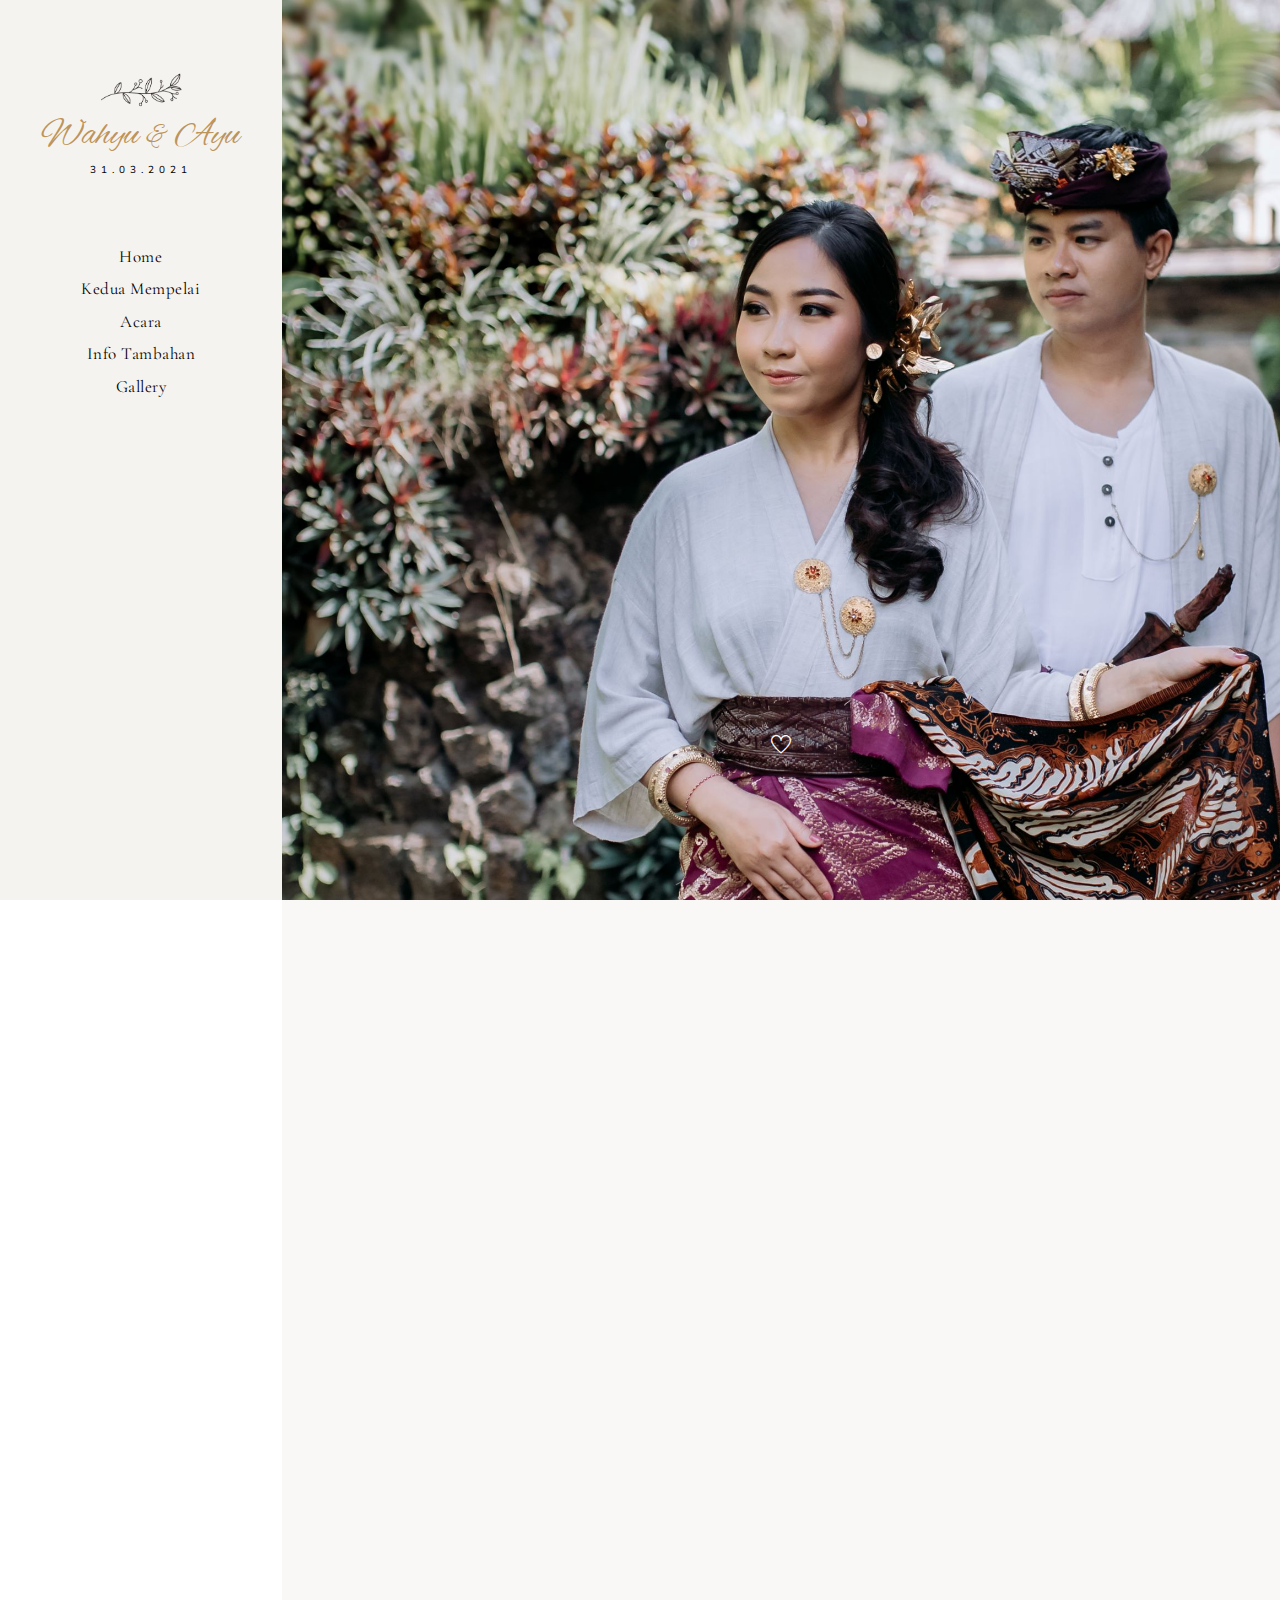
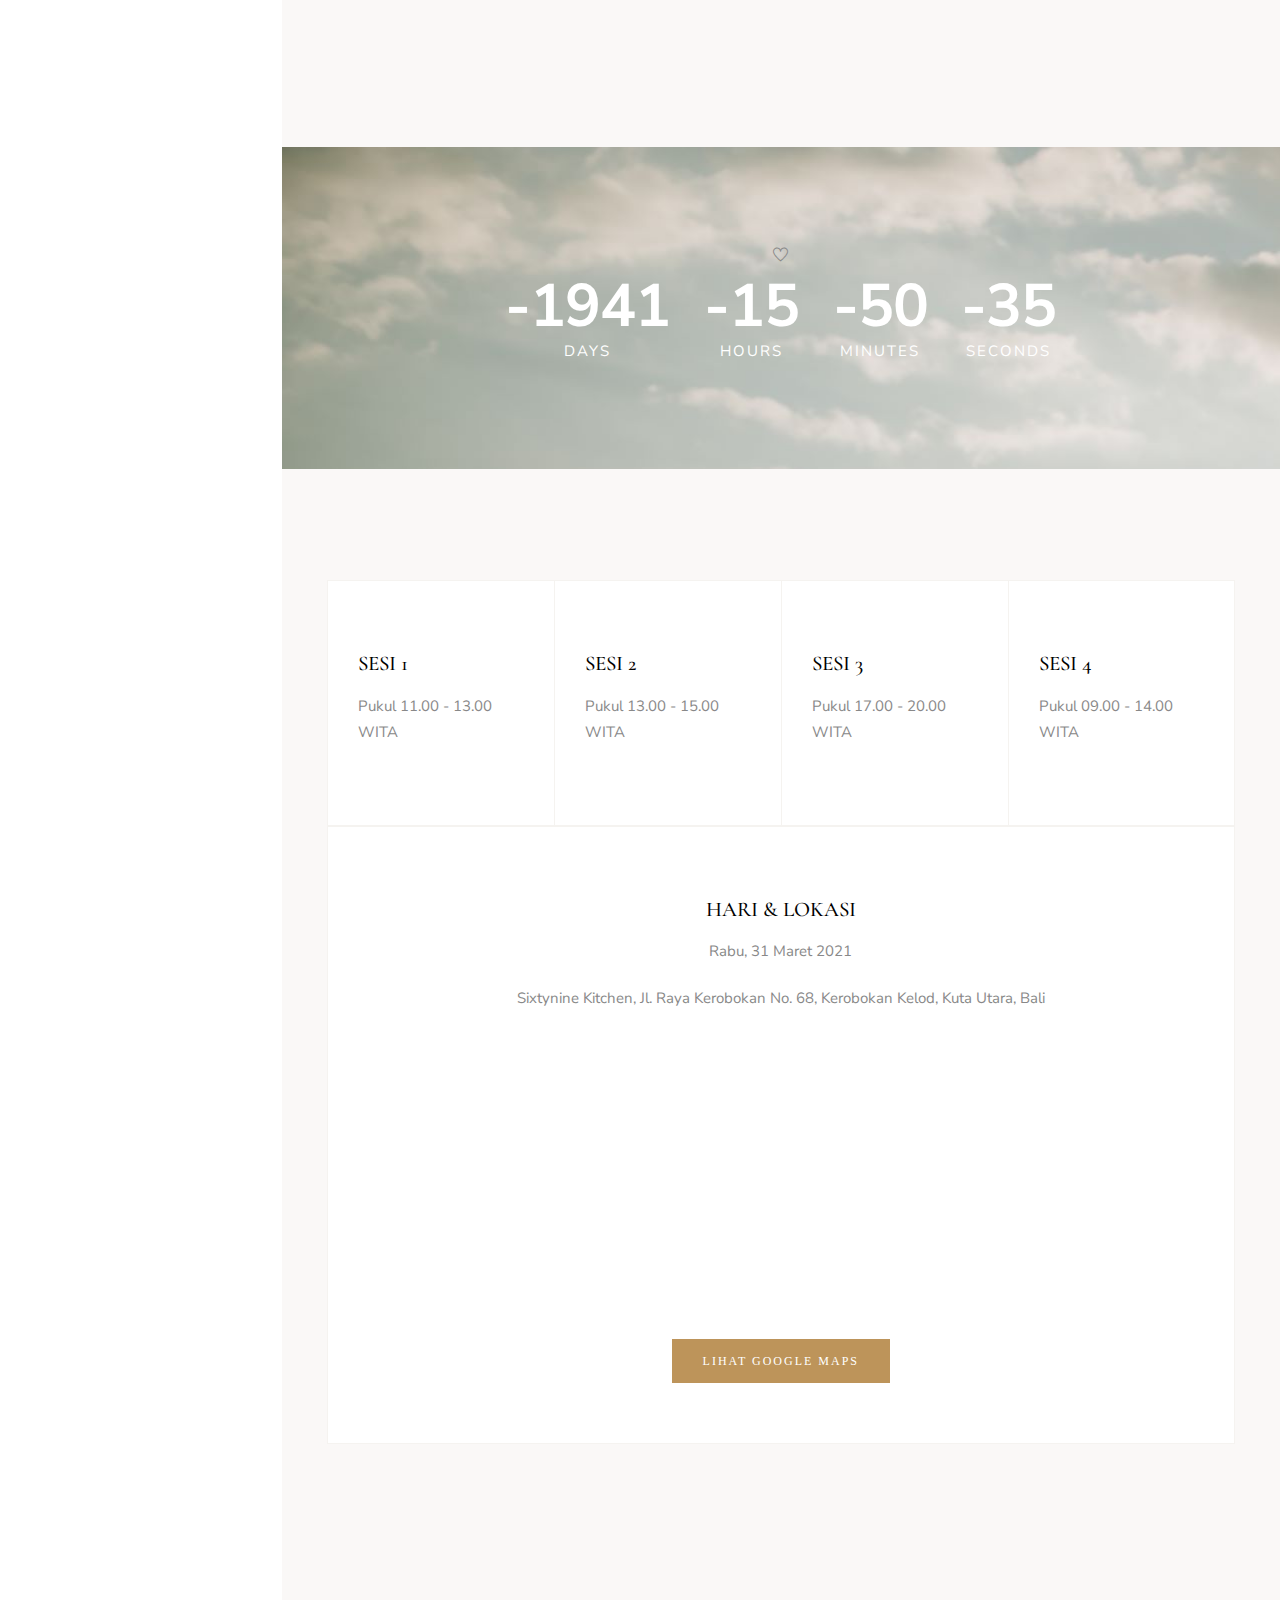
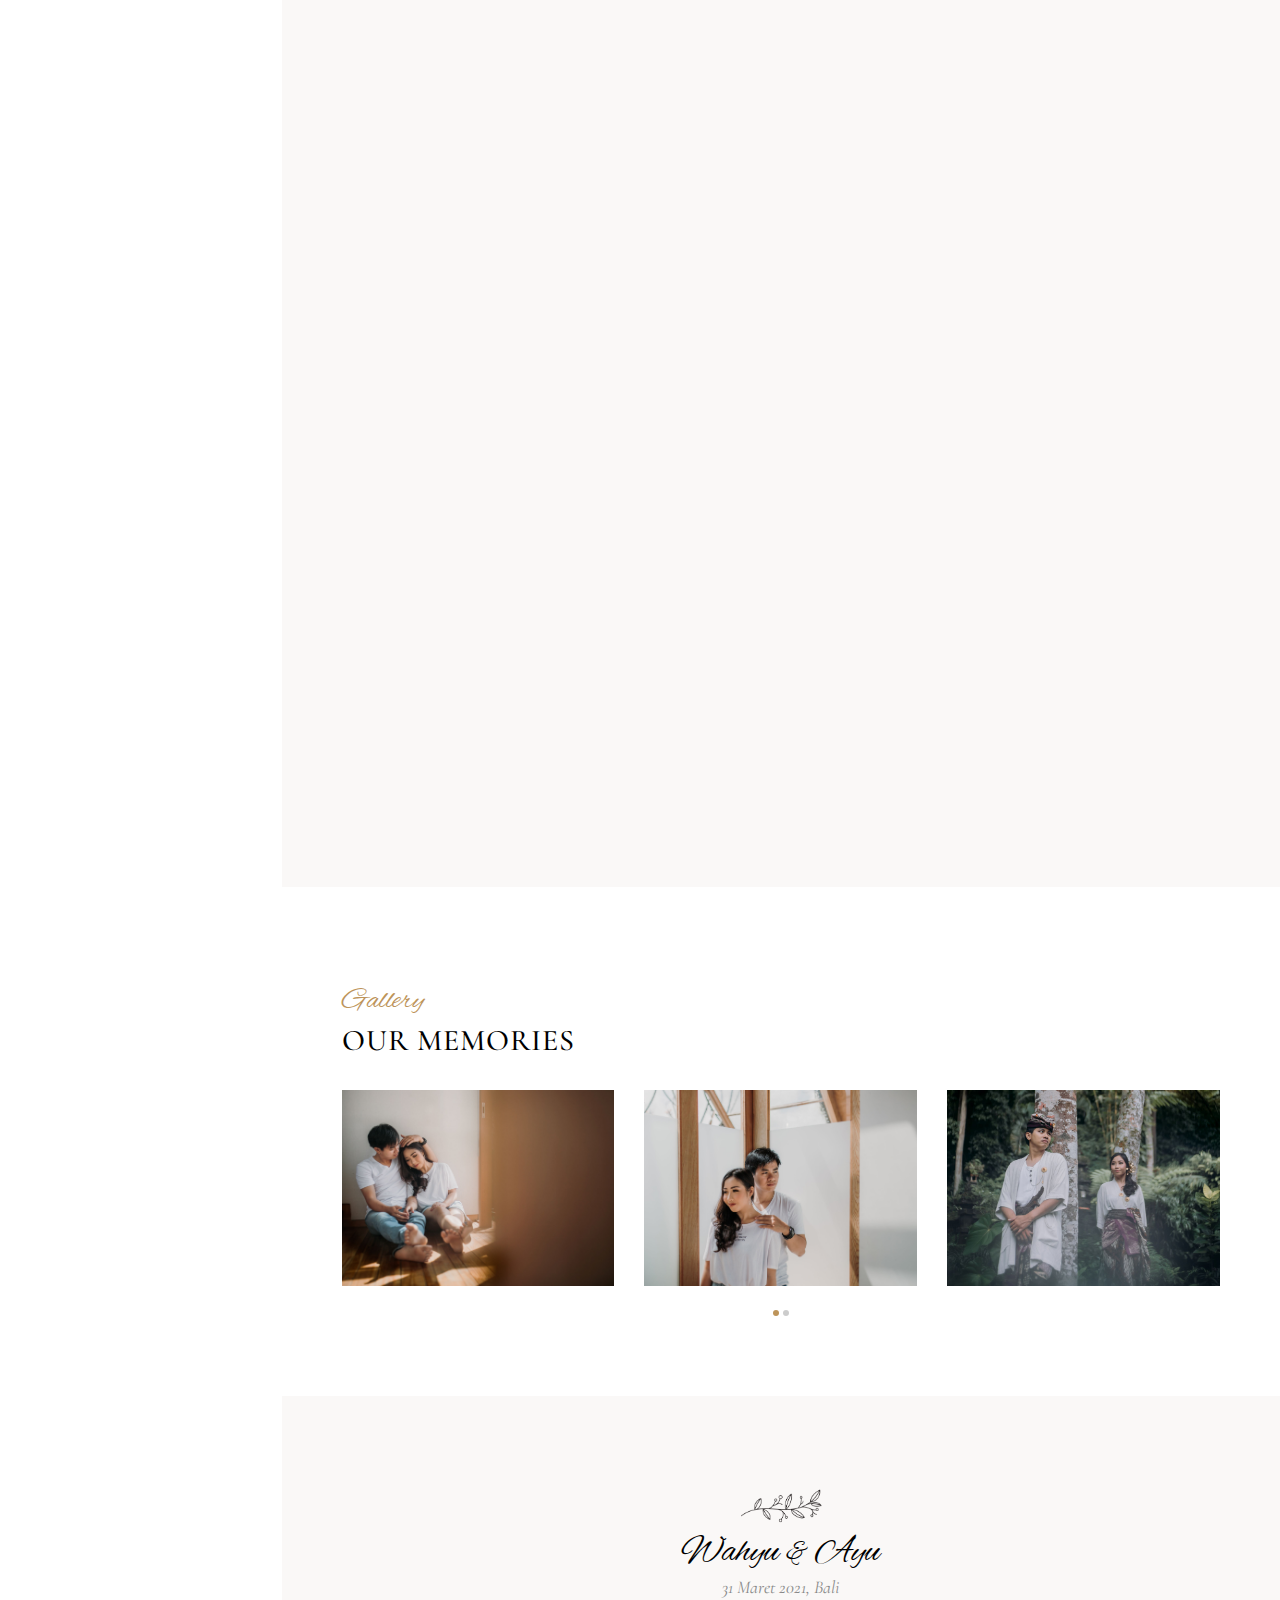
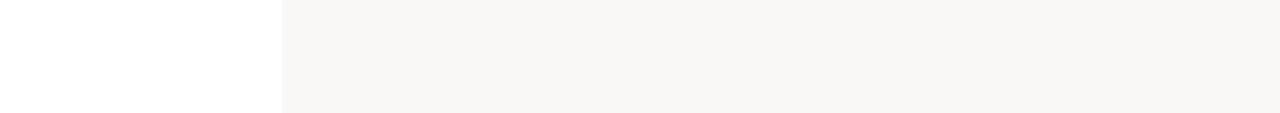
<file: index.html>
<!DOCTYPE HTML>
<html lang="en">

<head>
    <meta charset="utf-8">
    <meta http-equiv="X-UA-Compatible" content="IE=edge">
    <title>Pernikahan Wahyu dan Ayu</title>
    <meta name="viewport" content="width=device-width, initial-scale=1">
    <link rel="icon" type="image/png" href="images/favicon.png" />
    <link rel="stylesheet" href="css/animate.css">
    <link rel="stylesheet" href="css/themify-icons.css">
    <link rel="stylesheet" href="css/bootstrap.css">
    <link rel="stylesheet" href="css/magnific-popup.css">
    <link rel="stylesheet" href="css/owl.carousel.min.css">
    <link rel="stylesheet" href="css/owl.theme.default.min.css">
    <link rel="stylesheet" href="css/fontawesome.css">
    <link rel="stylesheet" href="css/style.css">
    <!-- FOR IE9 below -->
    <!--[if lt IE 9]>
        <script src="js/respond.min.js"></script>
    <![endif]-->
    <!-- Global site tag (gtag.js) - Google Analytics -->
    <script async src="https://www.googletagmanager.com/gtag/js?id=UA-144098545-1"></script>
    <script>
        window.dataLayer = window.dataLayer || [];
        function gtag() { dataLayer.push(arguments); }
        gtag('js', new Date());
        gtag('config', 'UA-144098545-1');
    </script>
</head>

<body>
    <!-- Preloader -->
    <div class="preloader">
        <div class="lds-heart">
            <div></div>
        </div>
    </div>
    <!-- Main -->
    <div id="oliven-page"> <a href="#" class="js-oliven-nav-toggle oliven-nav-toggle"><i></i></a>
        <!-- Sidebar Section -->
        <aside id="oliven-aside">
            <!-- Logo -->
            <div class="oliven-logo">
                <a href="index.html">
                    <img src="images/logo.png" alt="">
                    <span>Wahyu <small>&</small> Ayu</span>
                    <h6>31.03.2021</h6>
                </a>
            </div>
            <!-- Menu -->
            <nav class="oliven-main-menu">
                <ul>
                    <li><a href="index.html#home">Home</a></li>
                    <li><a href="index.html#kedua-mempelai">Kedua Mempelai</a></li>
                    <li><a href="index.html#acara">Acara</a></li>
                    <li><a href="index.html#info-tambahan">Info Tambahan</a></li>
                    <li><a href="index.html#gallery">Gallery</a></li>
                </ul>
            </nav>

        </aside>
        <!-- Content Section -->
        <div id="oliven-main">
            <!-- Header & Slider -->
            <header id="home" class="header valign bg-img parallaxie" data-background="images/slider.jpg">
                <div class="container">
                    <div class="row">
                        <div class="col-md-12 text-center caption">
                            <br><br><br><br><br><br>
                            <h1 class="animate-box" data-animate-effect="fadeInUp">Wahyu & Ayu</h1>
                            <h5 class="animate-box" data-animate-effect="fadeInUp">31 Maret 2021</h5>
                        </div>
                    </div>
                    <div class="row">
                        <div class="col-md-12">
                            <div class="arrow bounce text-center">
                                <a href="index.html#kedua-mempelai"><i class="ti-heart"></i></a>
                            </div>
                        </div>
                    </div>
                </div>
            </header>

            <!--Kedua Mempelai  -->
            <div id="kedua-mempelai" class="story section-padding bg-pink">
                <div class="container">
                    <div class="row">
                        <div class="col-md-12 text-center animate-box" data-animate-effect="fadeInUp">
                            <h3 class="oliven-couple-title">Om Swastyastu</h3>
                            <h4 class="oliven-couple-subtitle">Atas berkat Tuhan Yang Maha Esa, kami bermaksud
                                menyelenggarakan pernikahan bagi putra-putri kami:</h4>
                            <br><br><br><br>
                        </div>
                    </div>

                    <div class="row">

                        <div class="col-md-5 mb-30">
                            <div class="story-img animate-box" data-animate-effect="fadeInLeft">
                                <div class="img"> <img src="images/story.jpg" class="img-fluid" alt=""></div>
                            </div>
                        </div>
                        <div class="col-md-7 animate-box" data-animate-effect="fadeInRight">
                            <br><br><br>
                            <h1 class="oliven-story-subtitle mb-2">Putu Wahyu Juliarsana Hardika</h1>
                            <br>
                            <h5 class="mb-2">Putra Pertama dari Bapak I Ketut Suasana Hardika</h5>
                            <h5>dan Ibu Ni Made Alit Utari</h5>
                            <br>
                            <h1 class="oliven-story-subtitle mb-2">Ni Kadek Ayu Juliantini</h1>
                            <br>
                            <h5 class="mb-2">Putri Pertama dari Bapak I Wayan Ponjok</h5>
                            <h5>dan Ibu Ni Luh Suartini</h5>
                        </div>
                    </div>
                </div>
            </div>

            <!-- Countdown -->
            <div id="countdown" class="section-padding bg-img bg-fixed" data-background="images/bnr-3.jpg">
                <div class="container">
                    <div class="row">
                        <div class="section-head col-md-12">
                            <!-- <h4>We will become a family in</h4> -->
                            <!-- <h3>31.03.2021</h3> -->
                        </div>
                    </div>
                    <div class="row">
                        <div class="col-md-12">
                            <span><i class="ti-heart"></i></span>
                            <ul>
                                <li><span id="days"></span>Days</li>
                                <li><span id="hours"></span>Hours</li>
                                <li><span id="minutes"></span>Minutes</li>
                                <li><span id="seconds"></span>Seconds</li>
                            </ul>
                        </div>
                    </div>
                </div>
            </div>

            <!-- Acara -->
            <div id="acara" class="organization section-padding bg-pink">
                <div class="container">
                    <div class="row">
                        <div class="col-md-12 mb-30">
                        </div>
                    </div>
                    <div class="row bord-box bg-img" data-background="images/slider.jpg">
                        <div class="col-md-3 item-box">
                            <h6 class="title">Sesi 1</h6>
                            <p>Pukul 11.00 -  13.00 WITA</p>
                        </div>
                        <div class="col-md-3 item-box">
                            <h6 class="title">Sesi 2</h6>
                            <p>Pukul 13.00 -  15.00 WITA</p>
                        </div>
                        <div class="col-md-3 item-box">
                            <h6 class="title">Sesi 3</h6>
                            <p>Pukul 17.00 -  20.00 WITA</p>
                        </div>
                        <div class="col-md-3 item-box">
                            <h6 class="title">Sesi 4</h6>
                            <p>Pukul 09.00 -  14.00 WITA</p>
                        </div>
                    </div>
                    <div class="row bord-box text-center">
                        <div class="col-md-12 map-grid item-box">
                            <h6 class="title">Hari & Lokasi</h6>
                            <p>Rabu, 31 Maret 2021</p>
                            <p>Sixtynine Kitchen, Jl. Raya Kerobokan No. 68, Kerobokan Kelod, Kuta Utara, Bali</p>
                            <iframe
                                src="https://www.google.com/maps/embed?pb=!1m14!1m8!1m3!1d31553.646719135097!2d115.1435080966675!3d-8.671965292218479!3m2!1i1024!2i768!4f13.1!3m3!1m2!1s0x0%3A0x6cdfede431a96990!2sSixtynine%20Kitchen!5e0!3m2!1sen!2sid!4v1611664337962!5m2!1sen!2sid"></iframe>
                            <a class="btn btn buttono btn-xl text-center" href="https://g.page/69kitchen?share"
                                target="_blank">Lihat Google Maps</a>
                        </div>
                    </div>
                </div>
            </div>

            <!-- Info -->
            <div id="info-tambahan" class="bridegroom clear section-padding bg-pink">
                <div class="container">
                    <div class="row">

                        <div class="col-md-12 text-center animate-box" data-animate-effect="fadeInUp">
                            <!-- <h3 class="oliven-couple-title">Are getting married!</h3> -->
                            <!-- <h4 class="oliven-couple-subtitle">asdasdasdasdasd</h4> -->
                            <h3 class="oliven-couple-title">Info Tambahan</h3>
                            <h5>Tanpa mengurangi rasa hormat, di masa pandemi diharap untuk tetap mematuhi protokol
                                kesehatan yang berlaku.</h5>
                            <h5><i class="ti-check"></i> Wajib menggunakan masker.</h5>
                            <h5><i class="ti-check"></i> Suhu tubuh maksimal 37,5° Celcius.</h5>
                            <h5><i class="ti-check"></i> Dalam keadaan sehat.</h5>
                            <h5><i class="ti-check"></i> Wajib mencuci tangan sebelum masuk dan ketika hendak makan.
                            </h5>
                            <h5><i class="ti-check"></i> Jaga jarak minimal 1,5 meter.</h5>
                            <h5><i class="ti-check"></i> Dilarang berkerumun dan melakukan kontak fisik.</h5>
                            <h5><i class="ti-check"></i> Dimohon untuk tidak posting ke media sosial untuk semua momen acara.</h5>
                            <h5><i class="ti-check"></i> Dikarenakan keterbatasan area parkir, mobilisasi menuju lokasi menggunakan taksi online atau drop off sangat kami apresiasi.</h5>
                            <h5>Merupakan suatu kebahagiaan bagi kami apabila Bapak/Ibu/Saudara/i berkenan hadir dan
                                memberikan doa restu kepada putra-putri kami. Atas kehadiran dan doa restu
                                Bapak/Ibu/Saudara/i kami ucapkan terima kasih.</h5>
                            <h3 class="oliven-couple-title">Om Shanti Shanti Shanti Om</h3>
                        </div>
                    </div>
                </div>
            </div>


            <!-- Gallery -->
            <div id="gallery" class="whenwhere section-padding">
                <div class="container">
                    <div class="row">
                        <div class="col-md-12 mb-30"> <span class="oliven-title-meta">Gallery</span>
                            <h2 class="oliven-title">Our Memories</h2>
                        </div>
                    </div>
                    <div class="row">
                        <div class="col-md-12">
                            <div class="owl-carousel owl-theme">
                                <div class="item">
                                    <div class="whenwhere-img"> <img src="images/gallery/1.jpg" alt=""></div>
                                </div>
                                <div class="item">
                                    <div class="whenwhere-img"> <img src="images/gallery/2.jpg" alt=""></div>
                                </div>
                                <div class="item">
                                    <div class="whenwhere-img"> <img src="images/gallery/3.jpg" alt=""></div>
                                </div>
                                <div class="item">
                                    <div class="whenwhere-img"> <img src="images/gallery/4.jpg" alt=""></div>
                                </div>
                                <div class="item">
                                    <div class="whenwhere-img"> <img src="images/gallery/5.jpg" alt=""></div>
                                </div>
                                <div class="item">
                                    <div class="whenwhere-img"> <img src="images/gallery/6.jpg" alt=""></div>
                                </div>
                            </div>
                        </div>
                    </div>
                </div>
            </div>

            <!-- Footer -->
            <div class="footer2">
                <div class="oliven-narrow-content">
                    <div class="row">
                        <div class="col-md-12 text-center">
                            <h2>
                                <a href="index.html"><img src="images/logo.png" alt=""><span>Wahyu <small>&</small>
                                        Ayu</span></a>
                            </h2>
                            <p class="copyright">31 Maret 2021, Bali</p>
                        </div>
                    </div>
                </div>
            </div>

        </div>
        <!-- jQuery -->
        <script src="js/jquery.min.js"></script>
        <script src="js/modernizr-2.6.2.min.js"></script>
        <script src="js/jquery.easing.1.3.js"></script>
        <script src="js/bootstrap.min.js"></script>
        <script src="js/jquery.waypoints.min.js"></script>
        <script src="js/sticky-kit.min.js"></script>
        <script src="js/isotope.js"></script>
        <script src="js/jquery.magnific-popup.min.js"></script>
        <script src="js/owl.carousel.min.js"></script>
        <script src="js/main.js"></script>
    </div>
</body>

</html>
</file>
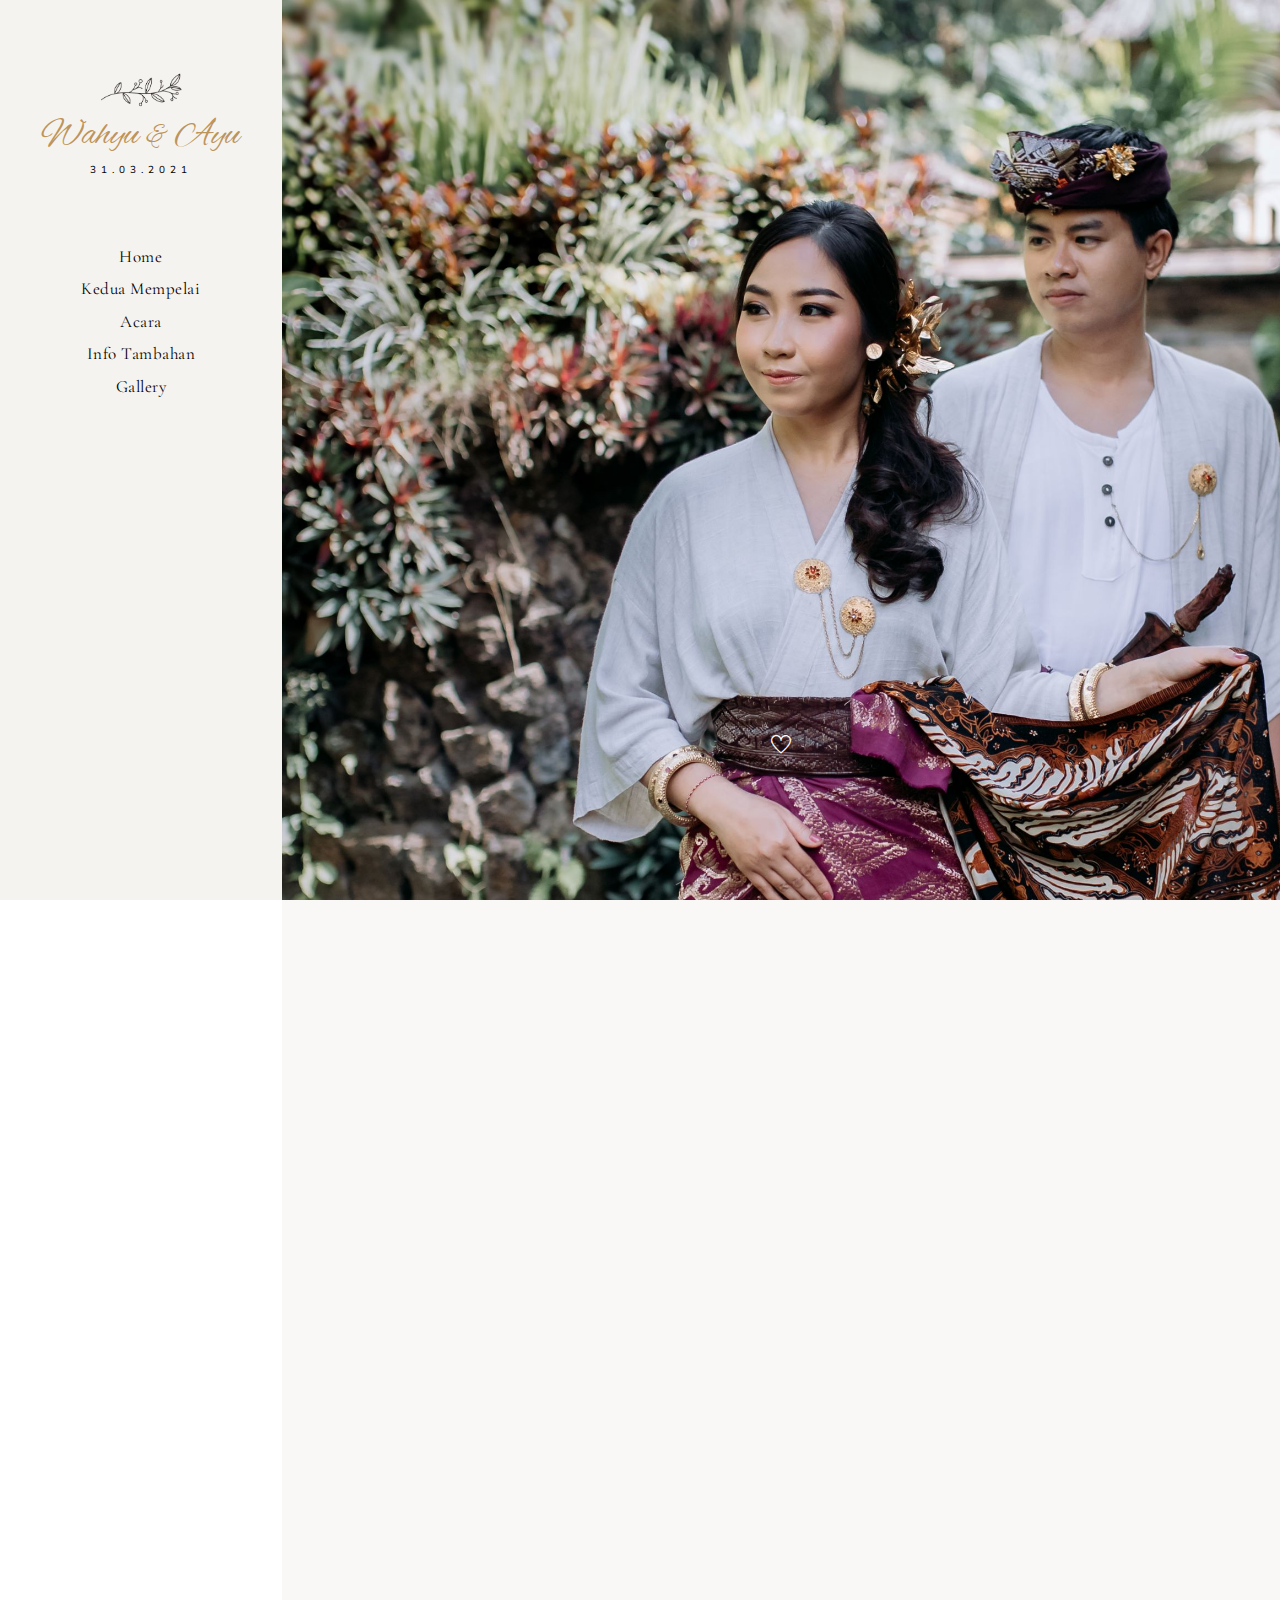
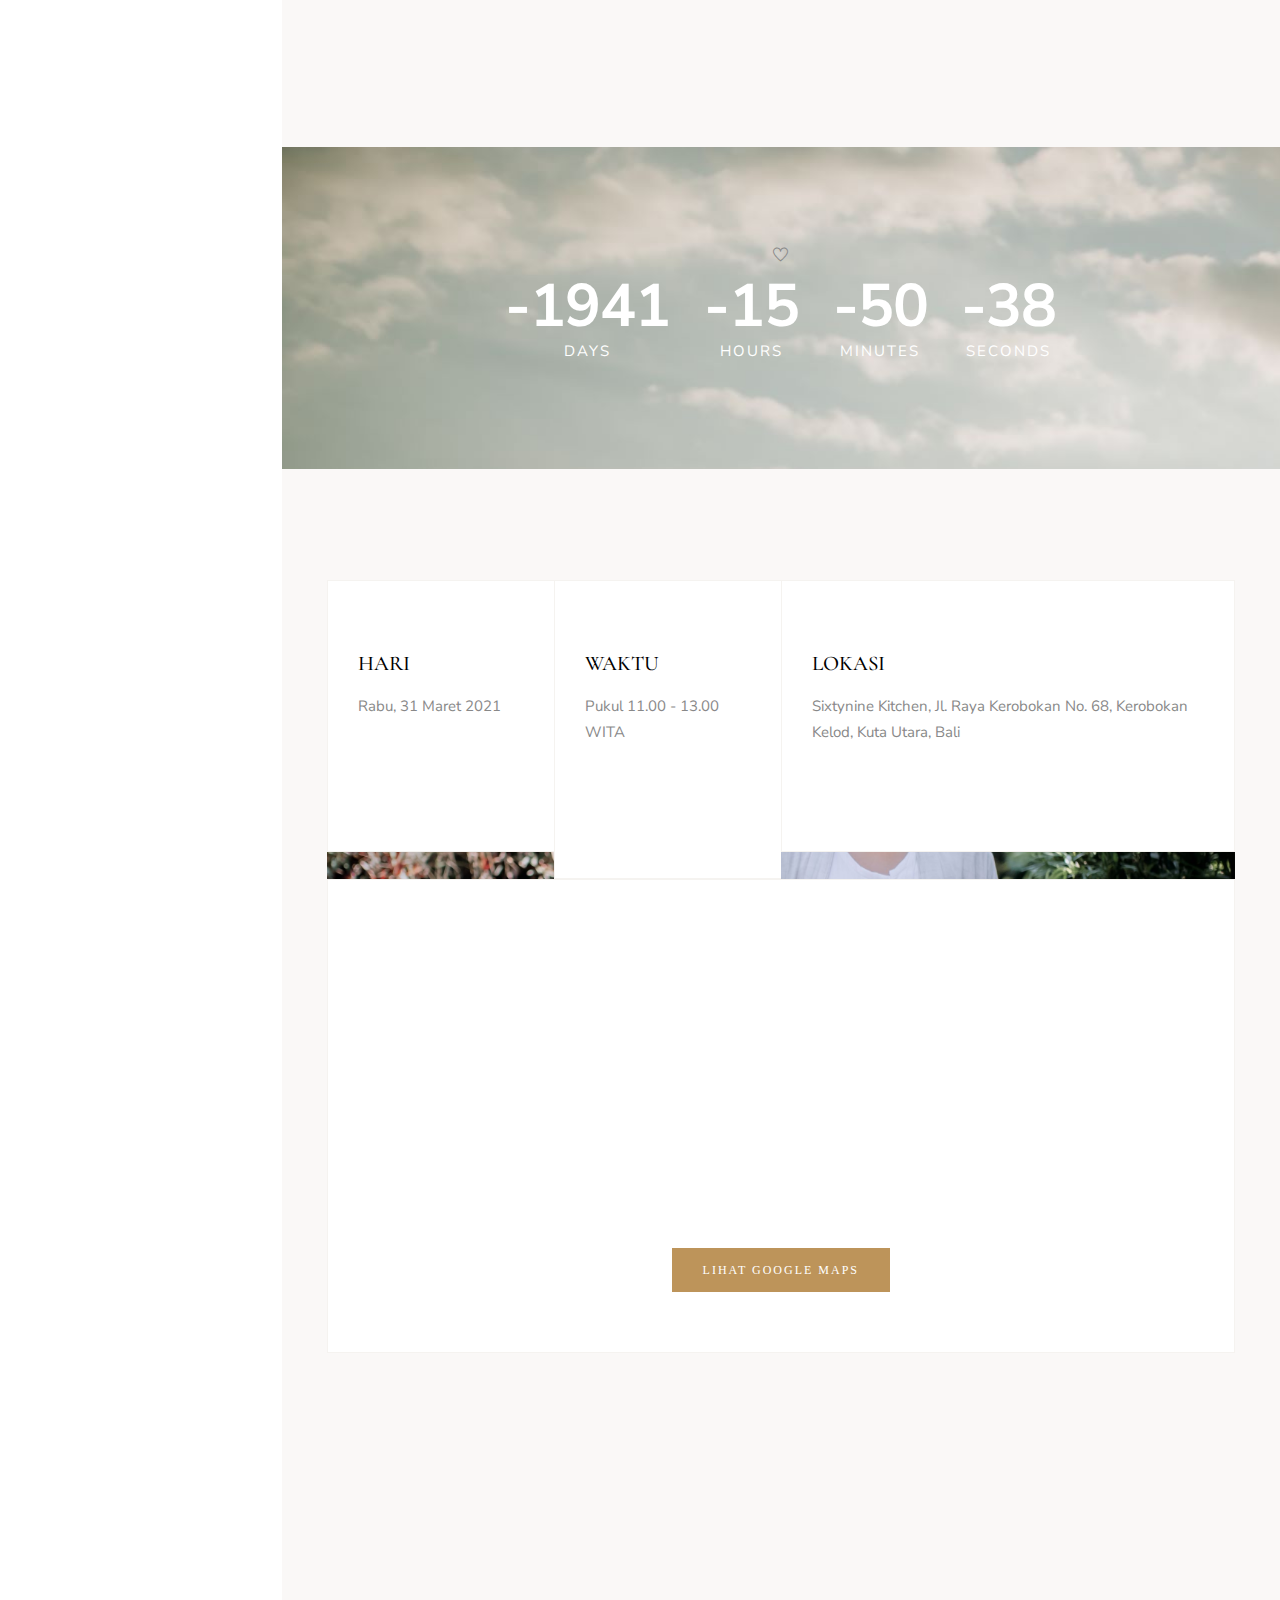
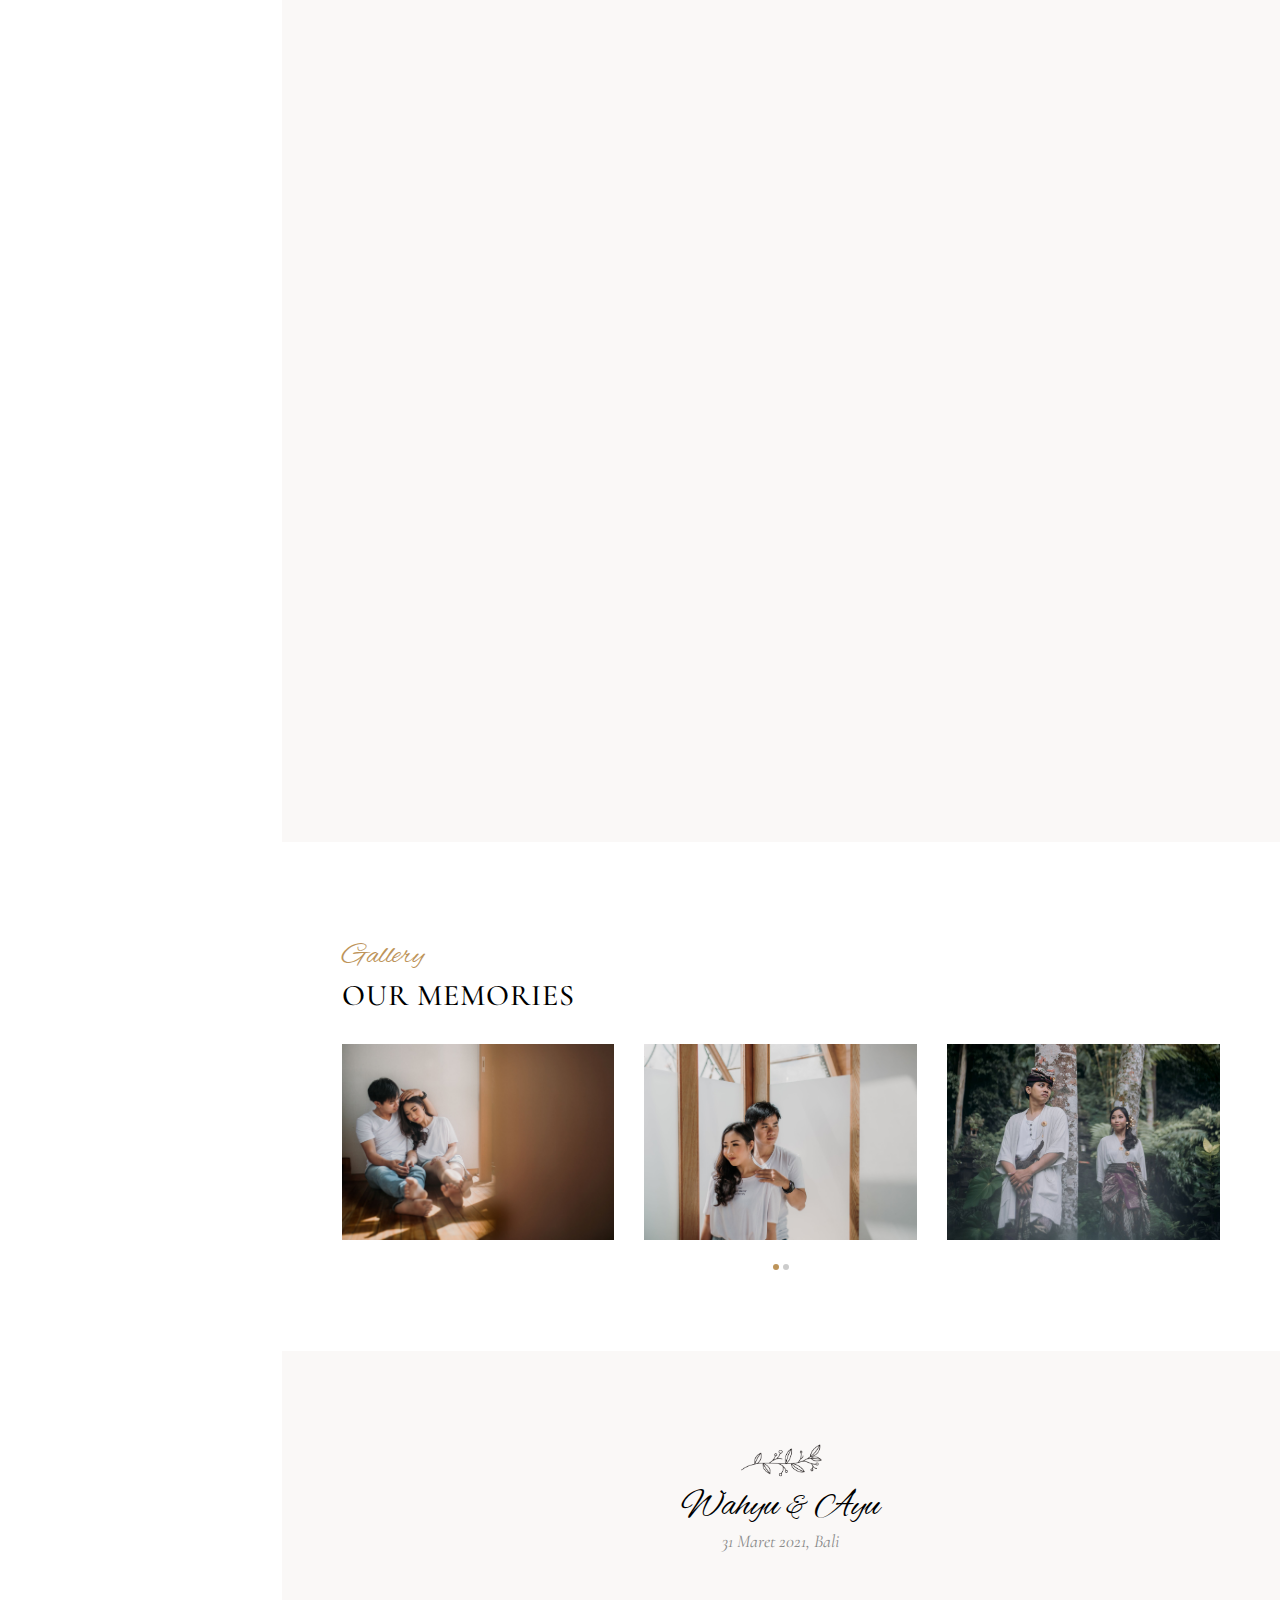
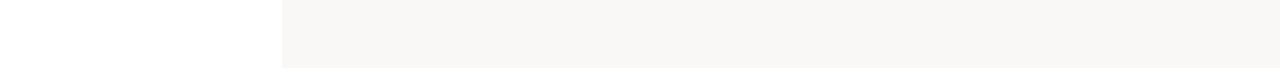
<file: sesi-1/index.html>
<!DOCTYPE HTML>
<html lang="en">

<head>
    <meta charset="utf-8">
    <meta http-equiv="X-UA-Compatible" content="IE=edge">
    <title>Pernikahan Wahyu dan Ayu</title>
    <meta name="viewport" content="width=device-width, initial-scale=1">
    <link rel="icon" type="image/png" href="images/favicon.png" />
    <link rel="stylesheet" href="css/animate.css">
    <link rel="stylesheet" href="css/themify-icons.css">
    <link rel="stylesheet" href="css/bootstrap.css">
    <link rel="stylesheet" href="css/magnific-popup.css">
    <link rel="stylesheet" href="css/owl.carousel.min.css">
    <link rel="stylesheet" href="css/owl.theme.default.min.css">
    <link rel="stylesheet" href="css/fontawesome.css">
    <link rel="stylesheet" href="css/style.css">
    <!-- FOR IE9 below -->
    <!--[if lt IE 9]>
        <script src="js/respond.min.js"></script>
    <![endif]-->
    <!-- Global site tag (gtag.js) - Google Analytics -->
    <script async src="https://www.googletagmanager.com/gtag/js?id=UA-144098545-1"></script>
    <script>
        window.dataLayer = window.dataLayer || [];
        function gtag() { dataLayer.push(arguments); }
        gtag('js', new Date());
        gtag('config', 'UA-144098545-1');
    </script>
</head>

<body>
    <!-- Preloader -->
    <div class="preloader">
        <div class="lds-heart">
            <div></div>
        </div>
    </div>
    <!-- Main -->
    <div id="oliven-page"> <a href="#" class="js-oliven-nav-toggle oliven-nav-toggle"><i></i></a>
        <!-- Sidebar Section -->
        <aside id="oliven-aside">
            <!-- Logo -->
            <div class="oliven-logo">
                <a href="index.html">
                    <img src="images/logo.png" alt="">
                    <span>Wahyu <small>&</small> Ayu</span>
                    <h6>31.03.2021</h6>
                </a>
            </div>
            <!-- Menu -->
            <nav class="oliven-main-menu">
                <ul>
                    <li><a href="index.html#home">Home</a></li>
                    <li><a href="index.html#kedua-mempelai">Kedua Mempelai</a></li>
                    <li><a href="index.html#acara">Acara</a></li>
                    <li><a href="index.html#info-tambahan">Info Tambahan</a></li>
                    <li><a href="index.html#gallery">Gallery</a></li>
                </ul>
            </nav>

        </aside>
        <!-- Content Section -->
        <div id="oliven-main">
            <!-- Header & Slider -->
            <header id="home" class="header valign bg-img parallaxie" data-background="images/slider.jpg">
                <div class="container">
                    <div class="row">
                        <div class="col-md-12 text-center caption">
                            <br><br><br><br><br><br>
                            <h1 class="animate-box" data-animate-effect="fadeInUp">Wahyu & Ayu</h1>
                            <h5 class="animate-box" data-animate-effect="fadeInUp">31 Maret 2021</h5>
                        </div>
                    </div>
                    <div class="row">
                        <div class="col-md-12">
                            <div class="arrow bounce text-center">
                                <a href="index.html#kedua-mempelai"><i class="ti-heart"></i></a>
                            </div>
                        </div>
                    </div>
                </div>
            </header>

            <!--Kedua Mempelai  -->
            <div id="kedua-mempelai" class="story section-padding bg-pink">
                <div class="container">
                    <div class="row">
                        <div class="col-md-12 text-center animate-box" data-animate-effect="fadeInUp">
                            <h3 class="oliven-couple-title">Om Swastyastu</h3>
                            <h4 class="oliven-couple-subtitle">Atas berkat Tuhan Yang Maha Esa, kami bermaksud
                                menyelenggarakan pernikahan bagi putra-putri kami:</h4>
                            <br><br><br><br>
                        </div>
                    </div>

                    <div class="row">

                        <div class="col-md-5 mb-30">
                            <div class="story-img animate-box" data-animate-effect="fadeInLeft">
                                <div class="img"> <img src="images/story.jpg" class="img-fluid" alt=""></div>
                            </div>
                        </div>
                        <div class="col-md-7 animate-box" data-animate-effect="fadeInRight">
                            <br><br><br>
                            <h1 class="oliven-story-subtitle mb-2">Putu Wahyu Juliarsana Hardika</h1>
                            <br>
                            <h5 class="mb-2">Putra Pertama dari Bapak I Ketut Suasana Hardika</h5>
                            <h5>dan Ibu Ni Made Alit Utari</h5>
                            <br>
                            <h1 class="oliven-story-subtitle mb-2">Ni Kadek Ayu Juliantini</h1>
                            <br>
                            <h5 class="mb-2">Putri Pertama dari Bapak I Wayan Ponjok</h5>
                            <h5>dan Ibu Ni Luh Suartini</h5>
                        </div>
                    </div>
                </div>
            </div>

            <!-- Countdown -->
            <div id="countdown" class="section-padding bg-img bg-fixed" data-background="images/bnr-3.jpg">
                <div class="container">
                    <div class="row">
                        <div class="section-head col-md-12">
                            <!-- <h4>We will become a family in</h4> -->
                            <!-- <h3>31.03.2021</h3> -->
                        </div>
                    </div>
                    <div class="row">
                        <div class="col-md-12">
                            <span><i class="ti-heart"></i></span>
                            <ul>
                                <li><span id="days"></span>Days</li>
                                <li><span id="hours"></span>Hours</li>
                                <li><span id="minutes"></span>Minutes</li>
                                <li><span id="seconds"></span>Seconds</li>
                            </ul>
                        </div>
                    </div>
                </div>
            </div>

            <!-- Acara -->
            <div id="acara" class="organization section-padding bg-pink">
                <div class="container">
                    <div class="row">
                        <div class="col-md-12 mb-30">
                        </div>
                    </div>
                    <div class="row bord-box bg-img" data-background="images/slider.jpg">
                        <div class="col-md-3 item-box">
                            <h6 class="title">Hari</h6>
                            <p>Rabu, 31 Maret 2021</p>
                            <br>
                            <br>
                        </div>
                        <div class="col-md-3 item-box">
                            <h6 class="title">Waktu</h6>
                            <p>Pukul 11.00 -  13.00 WITA</p>
                            <br>
                            <br>
                        </div>
                        <div class="col-md-6 item-box">
                            <h6 class="title">Lokasi</h6>
                            <p>Sixtynine Kitchen, Jl. Raya Kerobokan No. 68, Kerobokan Kelod, Kuta Utara, Bali</p>
                            <br>
                        </div>
                    </div>
                    <div class="row bord-box text-center">
                        <div class="col-md-12 map-grid item-box">
                            <iframe
                                src="https://www.google.com/maps/embed?pb=!1m14!1m8!1m3!1d31553.646719135097!2d115.1435080966675!3d-8.671965292218479!3m2!1i1024!2i768!4f13.1!3m3!1m2!1s0x0%3A0x6cdfede431a96990!2sSixtynine%20Kitchen!5e0!3m2!1sen!2sid!4v1611664337962!5m2!1sen!2sid"></iframe>
                            <a class="btn btn buttono btn-xl text-center" href="https://g.page/69kitchen?share"
                                target="_blank">Lihat Google Maps</a>
                        </div>
                    </div>
                </div>
            </div>

            <!-- Info -->
            <div id="info-tambahan" class="bridegroom clear section-padding bg-pink">
                <div class="container">
                    <div class="row">

                        <div class="col-md-12 text-center animate-box" data-animate-effect="fadeInUp">
                            <!-- <h3 class="oliven-couple-title">Are getting married!</h3> -->
                            <!-- <h4 class="oliven-couple-subtitle">asdasdasdasdasd</h4> -->
                            <h3 class="oliven-couple-title">Info Tambahan</h3>
                            <h5>Tanpa mengurangi rasa hormat, di masa pandemi diharap untuk tetap mematuhi protokol
                                kesehatan yang berlaku.</h5>
                            <h5><i class="ti-check"></i> Wajib menggunakan masker.</h5>
                            <h5><i class="ti-check"></i> Suhu tubuh maksimal 37,5° Celcius.</h5>
                            <h5><i class="ti-check"></i> Dalam keadaan sehat.</h5>
                            <h5><i class="ti-check"></i> Wajib mencuci tangan sebelum masuk dan ketika hendak makan.
                            </h5>
                            <h5><i class="ti-check"></i> Jaga jarak minimal 1,5 meter.</h5>
                            <h5><i class="ti-check"></i> Dilarang berkerumun.</h5>
                            <h5><i class="ti-check"></i> Dilarang melakukan kontak fisik.</h5>
                            <h5><i class="ti-check"></i> Dimohon untuk tidak posting ke media sosial selama berjalannya
                                acara.</h5>
                            <h5><i class="ti-check"></i> Dikarenakan keterbatasan area parkir, mobilisasi menuju lokasi
                                menggunakan taksi online atau drop off sangat kami apresiasi.</h5>
                            <h5>Merupakan suatu kebahagiaan bagi kami apabila Bapak/Ibu/Saudara/i berkenan hadir dan
                                memberikan doa restu kepada putra-putri kami. Atas kehadiran dan doa restu
                                Bapak/Ibu/Saudara/i kami ucapkan terima kasih.</h5>
                            <h3 class="oliven-couple-title">Om Shanti Shanti Shanti Om</h3>
                        </div>
                    </div>
                </div>
            </div>


            <!-- Gallery -->
            <div id="gallery" class="whenwhere section-padding">
                <div class="container">
                    <div class="row">
                        <div class="col-md-12 mb-30"> <span class="oliven-title-meta">Gallery</span>
                            <h2 class="oliven-title">Our Memories</h2>
                        </div>
                    </div>
                    <div class="row">
                        <div class="col-md-12">
                            <div class="owl-carousel owl-theme">
                                <div class="item">
                                    <div class="whenwhere-img"> <img src="images/gallery/1.jpg" alt=""></div>
                                </div>
                                <div class="item">
                                    <div class="whenwhere-img"> <img src="images/gallery/2.jpg" alt=""></div>
                                </div>
                                <div class="item">
                                    <div class="whenwhere-img"> <img src="images/gallery/3.jpg" alt=""></div>
                                </div>
                                <div class="item">
                                    <div class="whenwhere-img"> <img src="images/gallery/4.jpg" alt=""></div>
                                </div>
                                <div class="item">
                                    <div class="whenwhere-img"> <img src="images/gallery/5.jpg" alt=""></div>
                                </div>
                                <div class="item">
                                    <div class="whenwhere-img"> <img src="images/gallery/6.jpg" alt=""></div>
                                </div>
                            </div>
                        </div>
                    </div>
                </div>
            </div>

            <!-- Footer -->
            <div class="footer2">
                <div class="oliven-narrow-content">
                    <div class="row">
                        <div class="col-md-12 text-center">
                            <h2>
                                <a href="index.html"><img src="images/logo.png" alt=""><span>Wahyu <small>&</small>
                                        Ayu</span></a>
                            </h2>
                            <p class="copyright">31 Maret 2021, Bali</p>
                        </div>
                    </div>
                </div>
            </div>

        </div>
        <!-- jQuery -->
        <script src="js/jquery.min.js"></script>
        <script src="js/modernizr-2.6.2.min.js"></script>
        <script src="js/jquery.easing.1.3.js"></script>
        <script src="js/bootstrap.min.js"></script>
        <script src="js/jquery.waypoints.min.js"></script>
        <script src="js/sticky-kit.min.js"></script>
        <script src="js/isotope.js"></script>
        <script src="js/jquery.magnific-popup.min.js"></script>
        <script src="js/owl.carousel.min.js"></script>
        <script src="js/main.js"></script>
    </div>
</body>

</html>
</file>
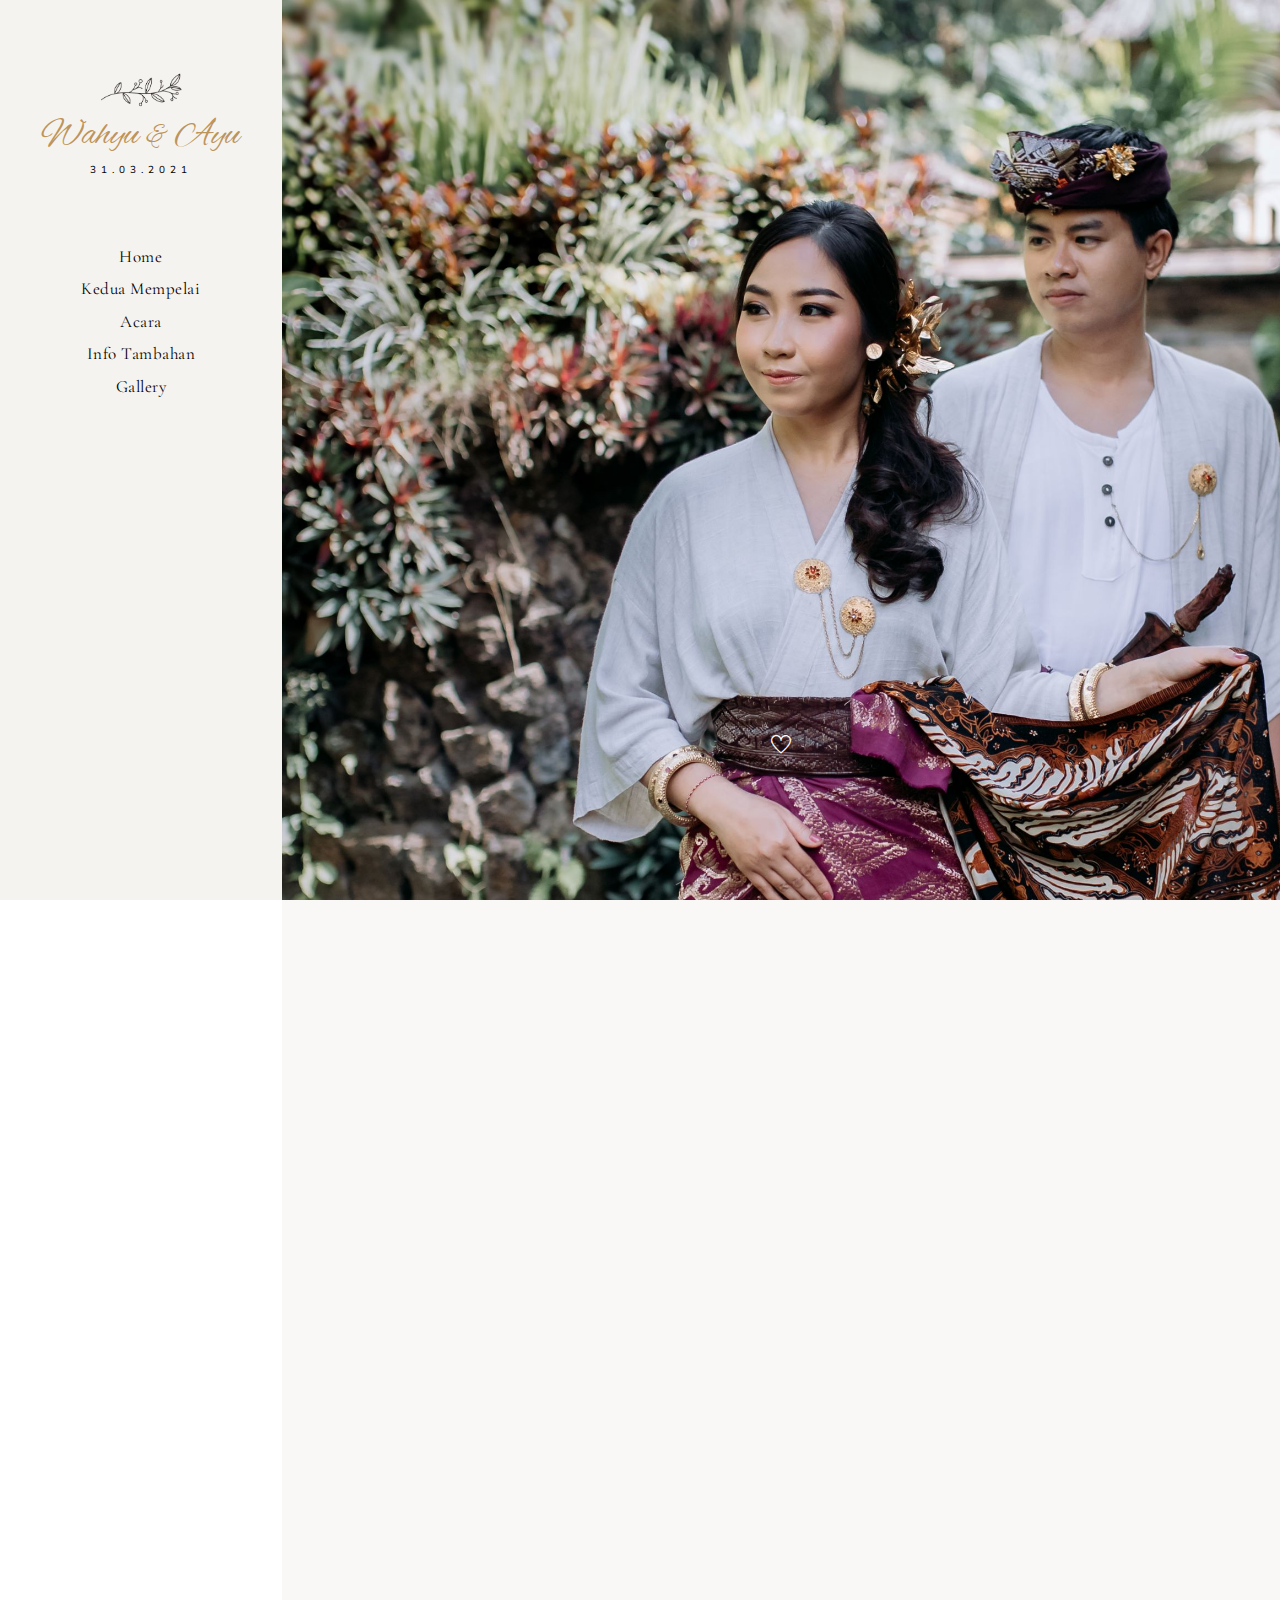
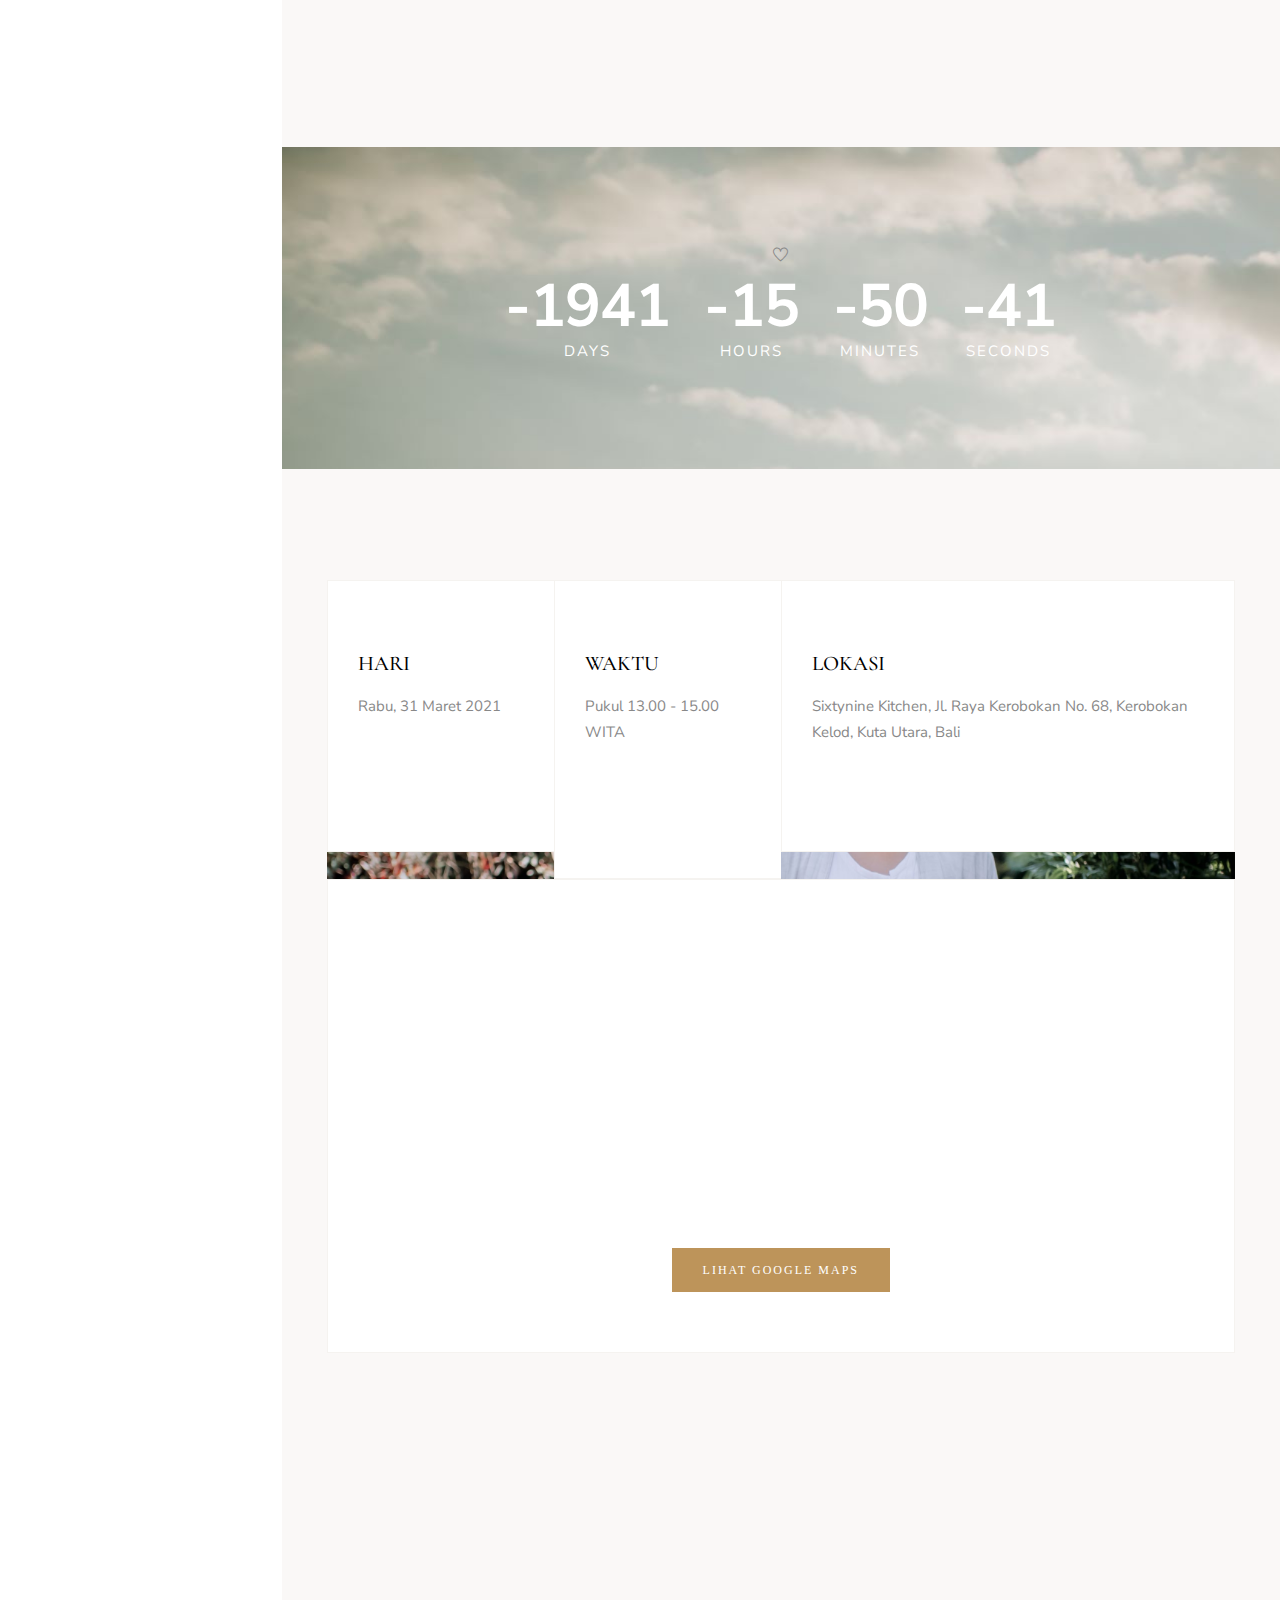
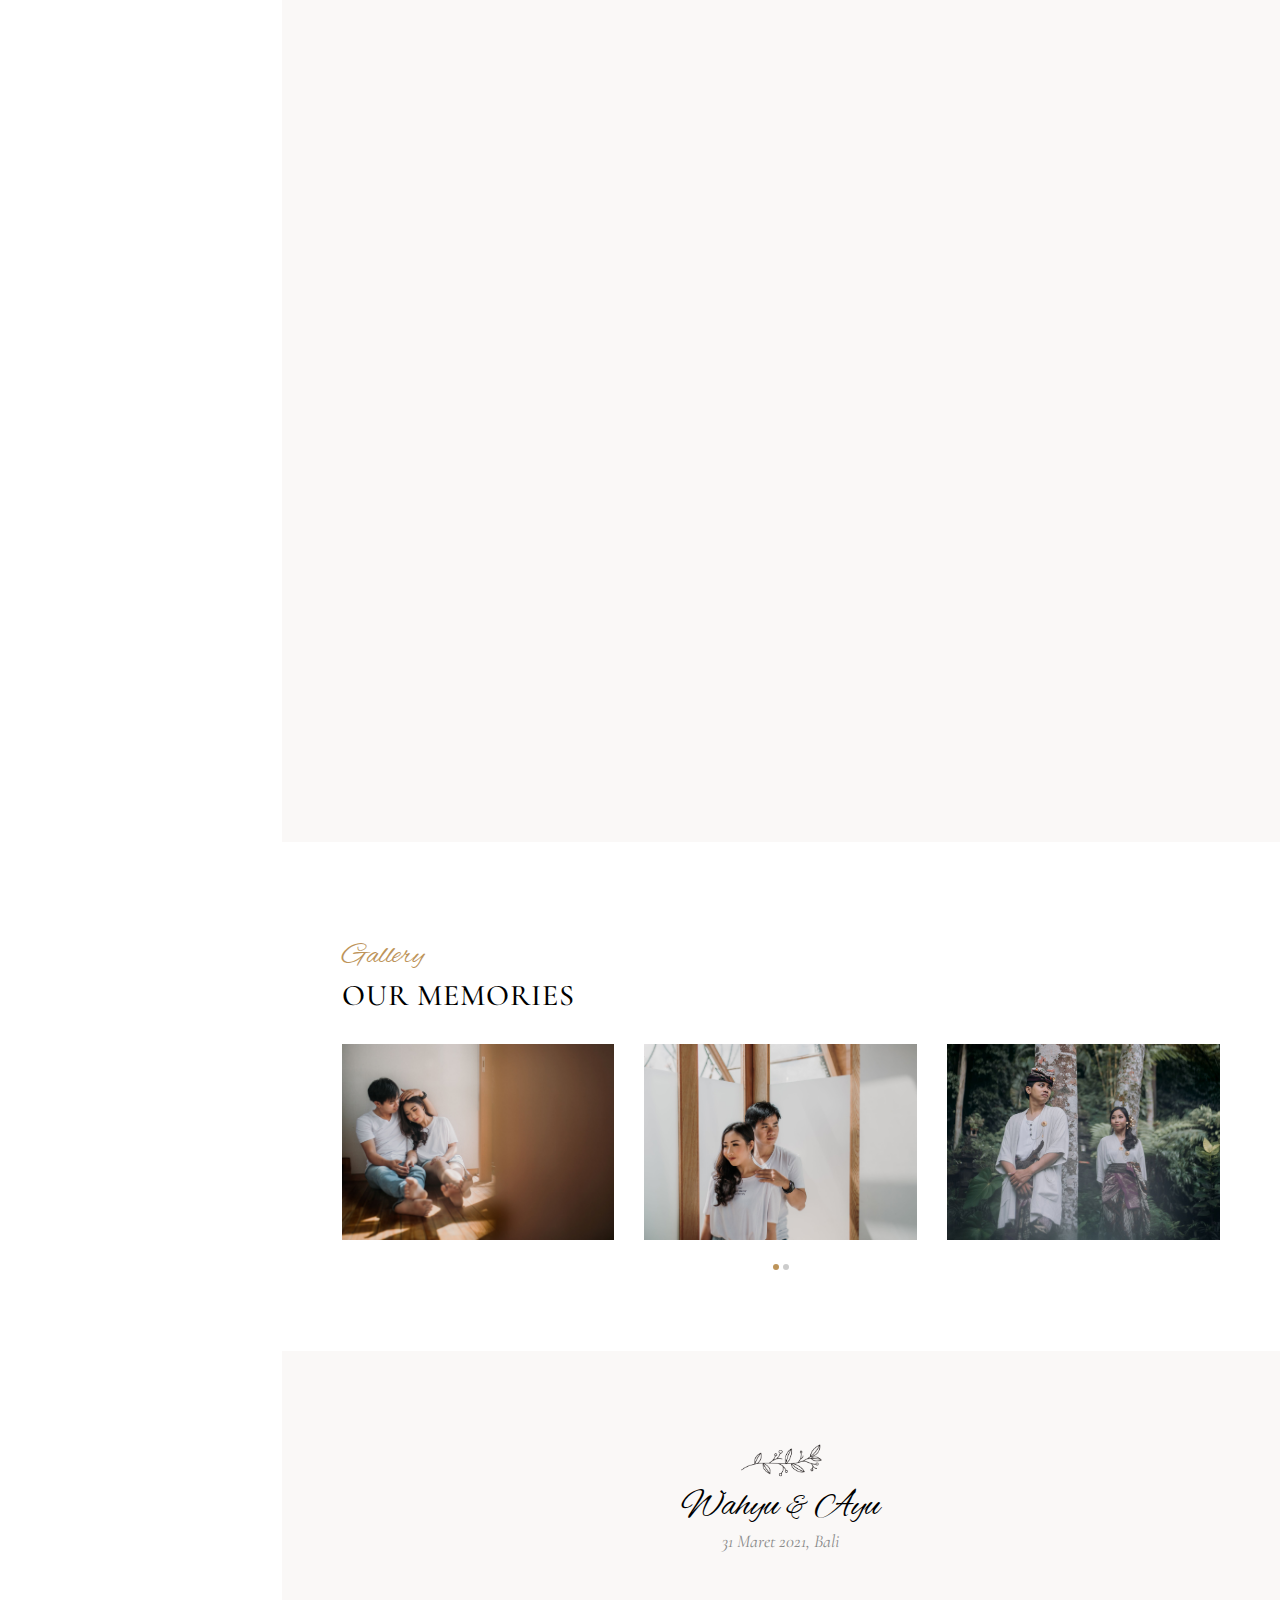
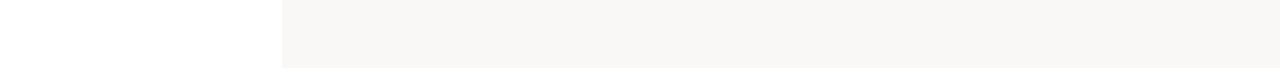
<file: sesi-2/index.html>
<!DOCTYPE HTML>
<html lang="en">

<head>
    <meta charset="utf-8">
    <meta http-equiv="X-UA-Compatible" content="IE=edge">
    <title>Pernikahan Wahyu dan Ayu</title>
    <meta name="viewport" content="width=device-width, initial-scale=1">
    <link rel="icon" type="image/png" href="images/favicon.png" />
    <link rel="stylesheet" href="css/animate.css">
    <link rel="stylesheet" href="css/themify-icons.css">
    <link rel="stylesheet" href="css/bootstrap.css">
    <link rel="stylesheet" href="css/magnific-popup.css">
    <link rel="stylesheet" href="css/owl.carousel.min.css">
    <link rel="stylesheet" href="css/owl.theme.default.min.css">
    <link rel="stylesheet" href="css/fontawesome.css">
    <link rel="stylesheet" href="css/style.css">
    <!-- FOR IE9 below -->
    <!--[if lt IE 9]>
        <script src="js/respond.min.js"></script>
    <![endif]-->
    <!-- Global site tag (gtag.js) - Google Analytics -->
    <script async src="https://www.googletagmanager.com/gtag/js?id=UA-144098545-1"></script>
    <script>
        window.dataLayer = window.dataLayer || [];
        function gtag() { dataLayer.push(arguments); }
        gtag('js', new Date());
        gtag('config', 'UA-144098545-1');
    </script>
</head>

<body>
    <!-- Preloader -->
    <div class="preloader">
        <div class="lds-heart">
            <div></div>
        </div>
    </div>
    <!-- Main -->
    <div id="oliven-page"> <a href="#" class="js-oliven-nav-toggle oliven-nav-toggle"><i></i></a>
        <!-- Sidebar Section -->
        <aside id="oliven-aside">
            <!-- Logo -->
            <div class="oliven-logo">
                <a href="index.html">
                    <img src="images/logo.png" alt="">
                    <span>Wahyu <small>&</small> Ayu</span>
                    <h6>31.03.2021</h6>
                </a>
            </div>
            <!-- Menu -->
            <nav class="oliven-main-menu">
                <ul>
                    <li><a href="index.html#home">Home</a></li>
                    <li><a href="index.html#kedua-mempelai">Kedua Mempelai</a></li>
                    <li><a href="index.html#acara">Acara</a></li>
                    <li><a href="index.html#info-tambahan">Info Tambahan</a></li>
                    <li><a href="index.html#gallery">Gallery</a></li>
                </ul>
            </nav>

        </aside>
        <!-- Content Section -->
        <div id="oliven-main">
            <!-- Header & Slider -->
            <header id="home" class="header valign bg-img parallaxie" data-background="images/slider.jpg">
                <div class="container">
                    <div class="row">
                        <div class="col-md-12 text-center caption">
                            <br><br><br><br><br><br>
                            <h1 class="animate-box" data-animate-effect="fadeInUp">Wahyu & Ayu</h1>
                            <h5 class="animate-box" data-animate-effect="fadeInUp">31 Maret 2021</h5>
                        </div>
                    </div>
                    <div class="row">
                        <div class="col-md-12">
                            <div class="arrow bounce text-center">
                                <a href="index.html#kedua-mempelai"><i class="ti-heart"></i></a>
                            </div>
                        </div>
                    </div>
                </div>
            </header>

            <!--Kedua Mempelai  -->
            <div id="kedua-mempelai" class="story section-padding bg-pink">
                <div class="container">
                    <div class="row">
                        <div class="col-md-12 text-center animate-box" data-animate-effect="fadeInUp">
                            <h3 class="oliven-couple-title">Om Swastyastu</h3>
                            <h4 class="oliven-couple-subtitle">Atas berkat Tuhan Yang Maha Esa, kami bermaksud
                                menyelenggarakan pernikahan bagi putra-putri kami:</h4>
                            <br><br><br><br>
                        </div>
                    </div>

                    <div class="row">

                        <div class="col-md-5 mb-30">
                            <div class="story-img animate-box" data-animate-effect="fadeInLeft">
                                <div class="img"> <img src="images/story.jpg" class="img-fluid" alt=""></div>
                            </div>
                        </div>
                        <div class="col-md-7 animate-box" data-animate-effect="fadeInRight">
                            <br><br><br>
                            <h1 class="oliven-story-subtitle mb-2">Putu Wahyu Juliarsana Hardika</h1>
                            <br>
                            <h5 class="mb-2">Putra Pertama dari Bapak I Ketut Suasana Hardika</h5>
                            <h5>dan Ibu Ni Made Alit Utari</h5>
                            <br>
                            <h1 class="oliven-story-subtitle mb-2">Ni Kadek Ayu Juliantini</h1>
                            <br>
                            <h5 class="mb-2">Putri Pertama dari Bapak I Wayan Ponjok</h5>
                            <h5>dan Ibu Ni Luh Suartini</h5>
                        </div>
                    </div>
                </div>
            </div>

            <!-- Countdown -->
            <div id="countdown" class="section-padding bg-img bg-fixed" data-background="images/bnr-3.jpg">
                <div class="container">
                    <div class="row">
                        <div class="section-head col-md-12">
                            <!-- <h4>We will become a family in</h4> -->
                            <!-- <h3>31.03.2021</h3> -->
                        </div>
                    </div>
                    <div class="row">
                        <div class="col-md-12">
                            <span><i class="ti-heart"></i></span>
                            <ul>
                                <li><span id="days"></span>Days</li>
                                <li><span id="hours"></span>Hours</li>
                                <li><span id="minutes"></span>Minutes</li>
                                <li><span id="seconds"></span>Seconds</li>
                            </ul>
                        </div>
                    </div>
                </div>
            </div>

            <!-- Acara -->
            <div id="acara" class="organization section-padding bg-pink">
                <div class="container">
                    <div class="row">
                        <div class="col-md-12 mb-30">
                        </div>
                    </div>
                    <div class="row bord-box bg-img" data-background="images/slider.jpg">
                        <div class="col-md-3 item-box">
                            <h6 class="title">Hari</h6>
                            <p>Rabu, 31 Maret 2021</p>
                            <br>
                            <br>
                        </div>
                        <div class="col-md-3 item-box">
                            <h6 class="title">Waktu</h6>
                            <p>Pukul 13.00 -  15.00 WITA</p>
                            <br>
                            <br>
                        </div>
                        <div class="col-md-6 item-box">
                            <h6 class="title">Lokasi</h6>
                            <p>Sixtynine Kitchen, Jl. Raya Kerobokan No. 68, Kerobokan Kelod, Kuta Utara, Bali</p>
                            <br>
                        </div>
                    </div>
                    <div class="row bord-box text-center">
                        <div class="col-md-12 map-grid item-box">
                            <iframe
                                src="https://www.google.com/maps/embed?pb=!1m14!1m8!1m3!1d31553.646719135097!2d115.1435080966675!3d-8.671965292218479!3m2!1i1024!2i768!4f13.1!3m3!1m2!1s0x0%3A0x6cdfede431a96990!2sSixtynine%20Kitchen!5e0!3m2!1sen!2sid!4v1611664337962!5m2!1sen!2sid"></iframe>
                            <a class="btn btn buttono btn-xl text-center" href="https://g.page/69kitchen?share"
                                target="_blank">Lihat Google Maps</a>
                        </div>
                    </div>
                </div>
            </div>

            <!-- Info -->
            <div id="info-tambahan" class="bridegroom clear section-padding bg-pink">
                <div class="container">
                    <div class="row">

                        <div class="col-md-12 text-center animate-box" data-animate-effect="fadeInUp">
                            <!-- <h3 class="oliven-couple-title">Are getting married!</h3> -->
                            <!-- <h4 class="oliven-couple-subtitle">asdasdasdasdasd</h4> -->
                            <h3 class="oliven-couple-title">Info Tambahan</h3>
                            <h5>Tanpa mengurangi rasa hormat, di masa pandemi diharap untuk tetap mematuhi protokol
                                kesehatan yang berlaku.</h5>
                            <h5><i class="ti-check"></i> Wajib menggunakan masker.</h5>
                            <h5><i class="ti-check"></i> Suhu tubuh maksimal 37,5° Celcius.</h5>
                            <h5><i class="ti-check"></i> Dalam keadaan sehat.</h5>
                            <h5><i class="ti-check"></i> Wajib mencuci tangan sebelum masuk dan ketika hendak makan.
                            </h5>
                            <h5><i class="ti-check"></i> Jaga jarak minimal 1,5 meter.</h5>
                            <h5><i class="ti-check"></i> Dilarang berkerumun.</h5>
                            <h5><i class="ti-check"></i> Dilarang melakukan kontak fisik.</h5>
                            <h5><i class="ti-check"></i> Dimohon untuk tidak posting ke media sosial selama berjalannya
                                acara.</h5>
                            <h5><i class="ti-check"></i> Dikarenakan keterbatasan area parkir, mobilisasi menuju lokasi
                                menggunakan taksi online atau drop off sangat kami apresiasi.</h5>
                            <h5>Merupakan suatu kebahagiaan bagi kami apabila Bapak/Ibu/Saudara/i berkenan hadir dan
                                memberikan doa restu kepada putra-putri kami. Atas kehadiran dan doa restu
                                Bapak/Ibu/Saudara/i kami ucapkan terima kasih.</h5>
                            <h3 class="oliven-couple-title">Om Shanti Shanti Shanti Om</h3>
                        </div>
                    </div>
                </div>
            </div>


            <!-- Gallery -->
            <div id="gallery" class="whenwhere section-padding">
                <div class="container">
                    <div class="row">
                        <div class="col-md-12 mb-30"> <span class="oliven-title-meta">Gallery</span>
                            <h2 class="oliven-title">Our Memories</h2>
                        </div>
                    </div>
                    <div class="row">
                        <div class="col-md-12">
                            <div class="owl-carousel owl-theme">
                                <div class="item">
                                    <div class="whenwhere-img"> <img src="images/gallery/1.jpg" alt=""></div>
                                </div>
                                <div class="item">
                                    <div class="whenwhere-img"> <img src="images/gallery/2.jpg" alt=""></div>
                                </div>
                                <div class="item">
                                    <div class="whenwhere-img"> <img src="images/gallery/3.jpg" alt=""></div>
                                </div>
                                <div class="item">
                                    <div class="whenwhere-img"> <img src="images/gallery/4.jpg" alt=""></div>
                                </div>
                                <div class="item">
                                    <div class="whenwhere-img"> <img src="images/gallery/5.jpg" alt=""></div>
                                </div>
                                <div class="item">
                                    <div class="whenwhere-img"> <img src="images/gallery/6.jpg" alt=""></div>
                                </div>
                            </div>
                        </div>
                    </div>
                </div>
            </div>

            <!-- Footer -->
            <div class="footer2">
                <div class="oliven-narrow-content">
                    <div class="row">
                        <div class="col-md-12 text-center">
                            <h2>
                                <a href="index.html"><img src="images/logo.png" alt=""><span>Wahyu <small>&</small>
                                        Ayu</span></a>
                            </h2>
                            <p class="copyright">31 Maret 2021, Bali</p>
                        </div>
                    </div>
                </div>
            </div>

        </div>
        <!-- jQuery -->
        <script src="js/jquery.min.js"></script>
        <script src="js/modernizr-2.6.2.min.js"></script>
        <script src="js/jquery.easing.1.3.js"></script>
        <script src="js/bootstrap.min.js"></script>
        <script src="js/jquery.waypoints.min.js"></script>
        <script src="js/sticky-kit.min.js"></script>
        <script src="js/isotope.js"></script>
        <script src="js/jquery.magnific-popup.min.js"></script>
        <script src="js/owl.carousel.min.js"></script>
        <script src="js/main.js"></script>
    </div>
</body>

</html>
</file>
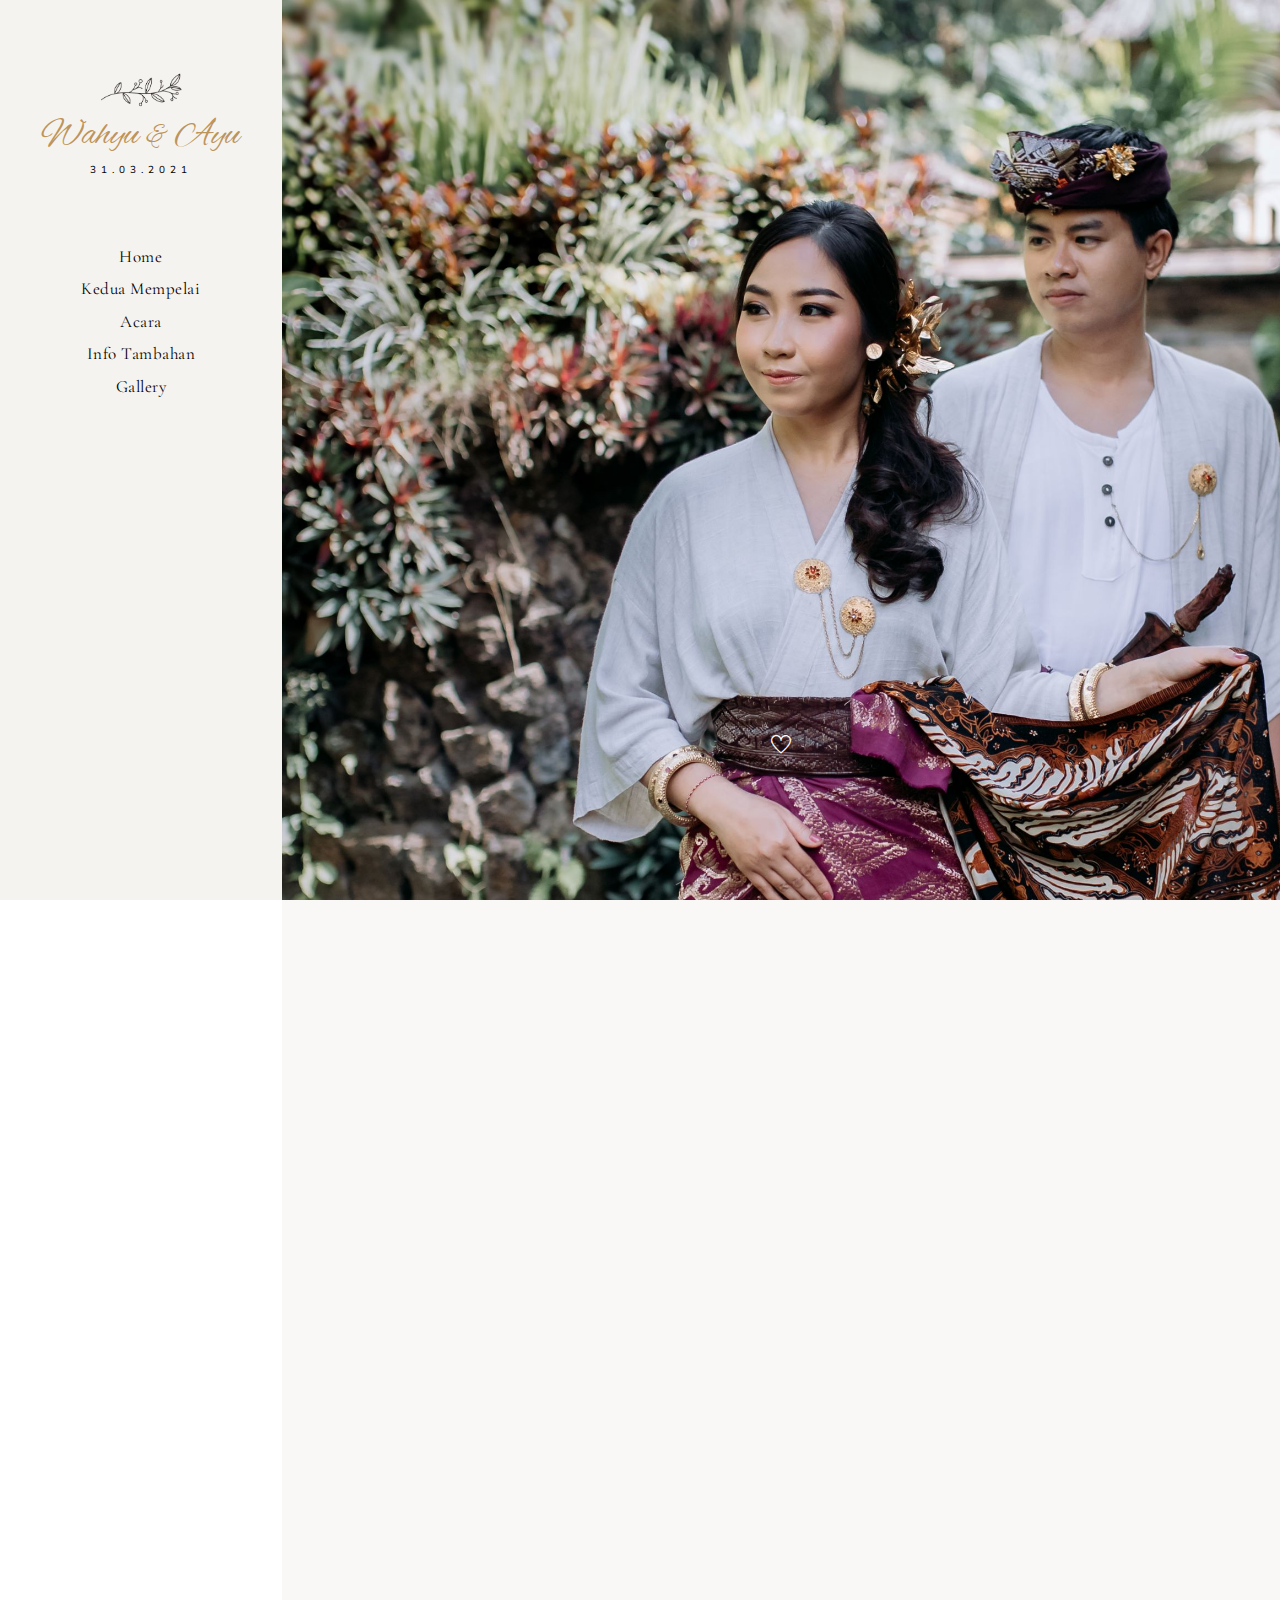
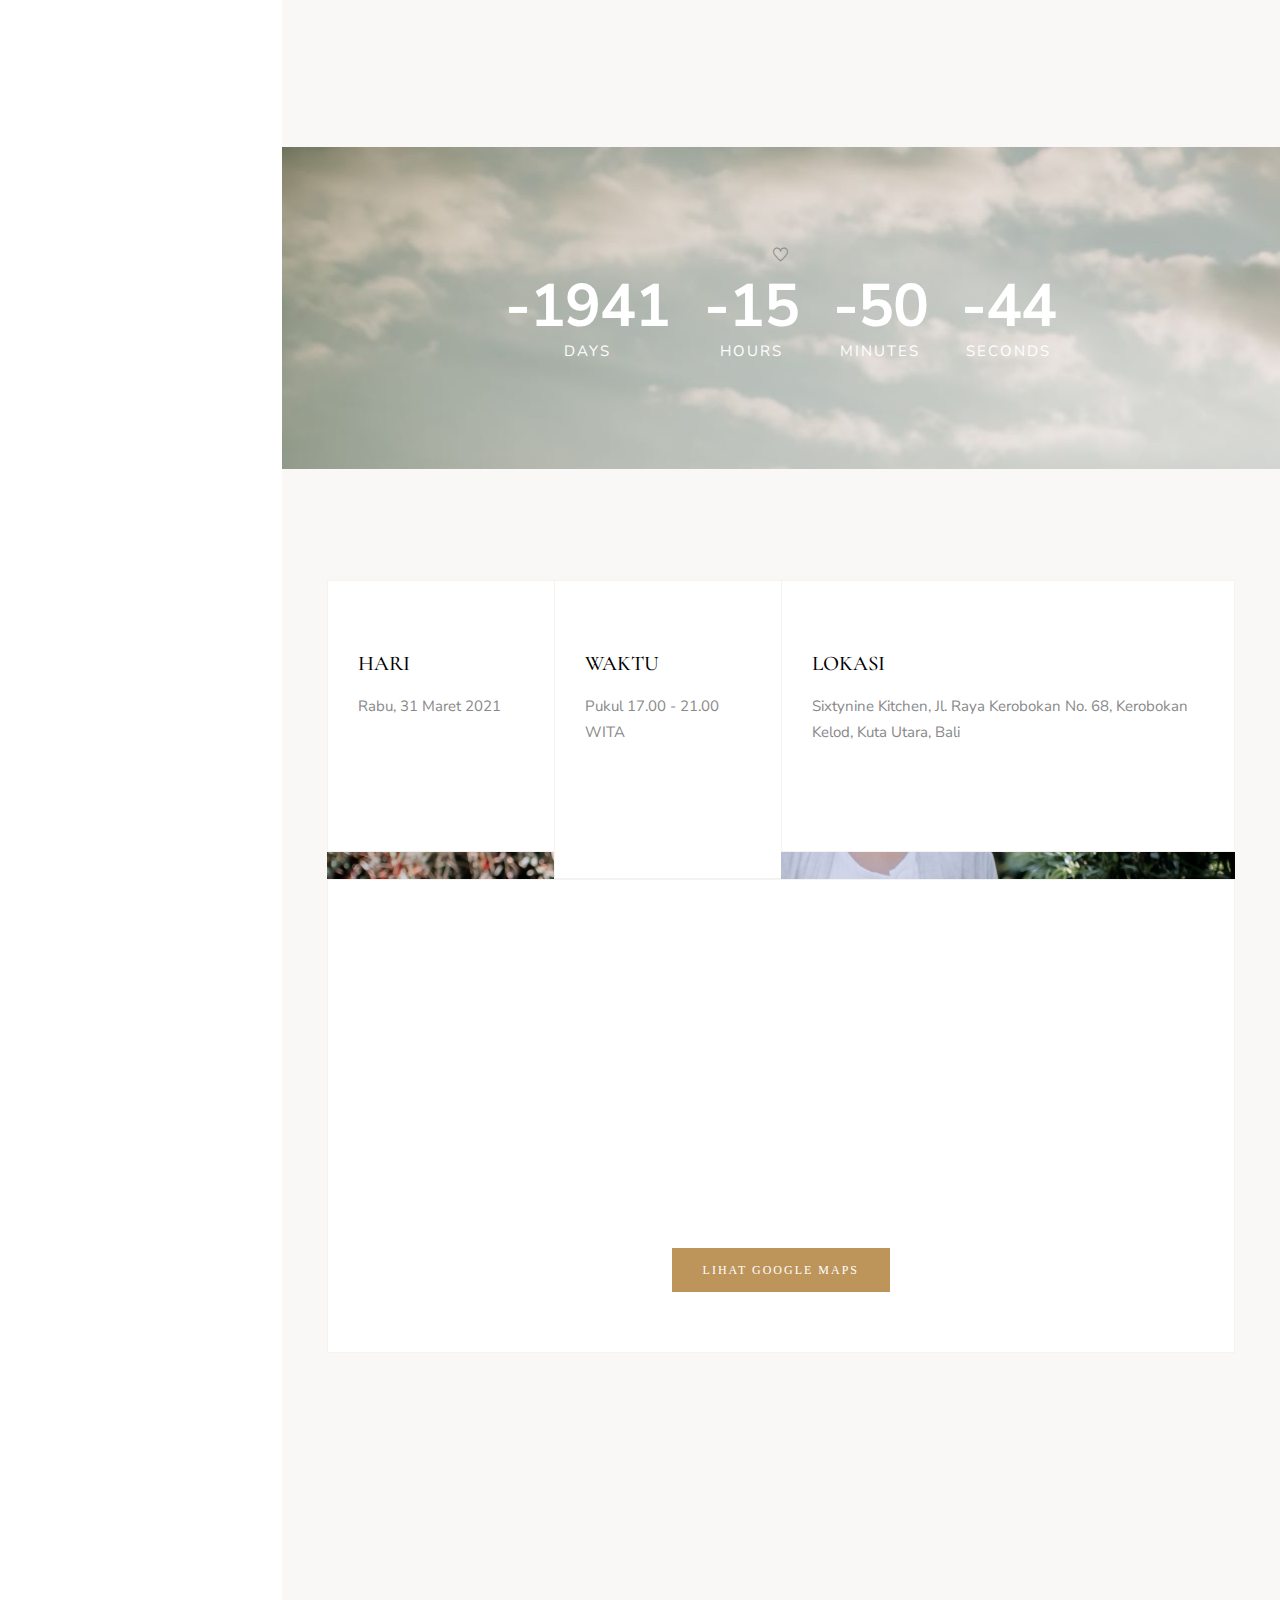
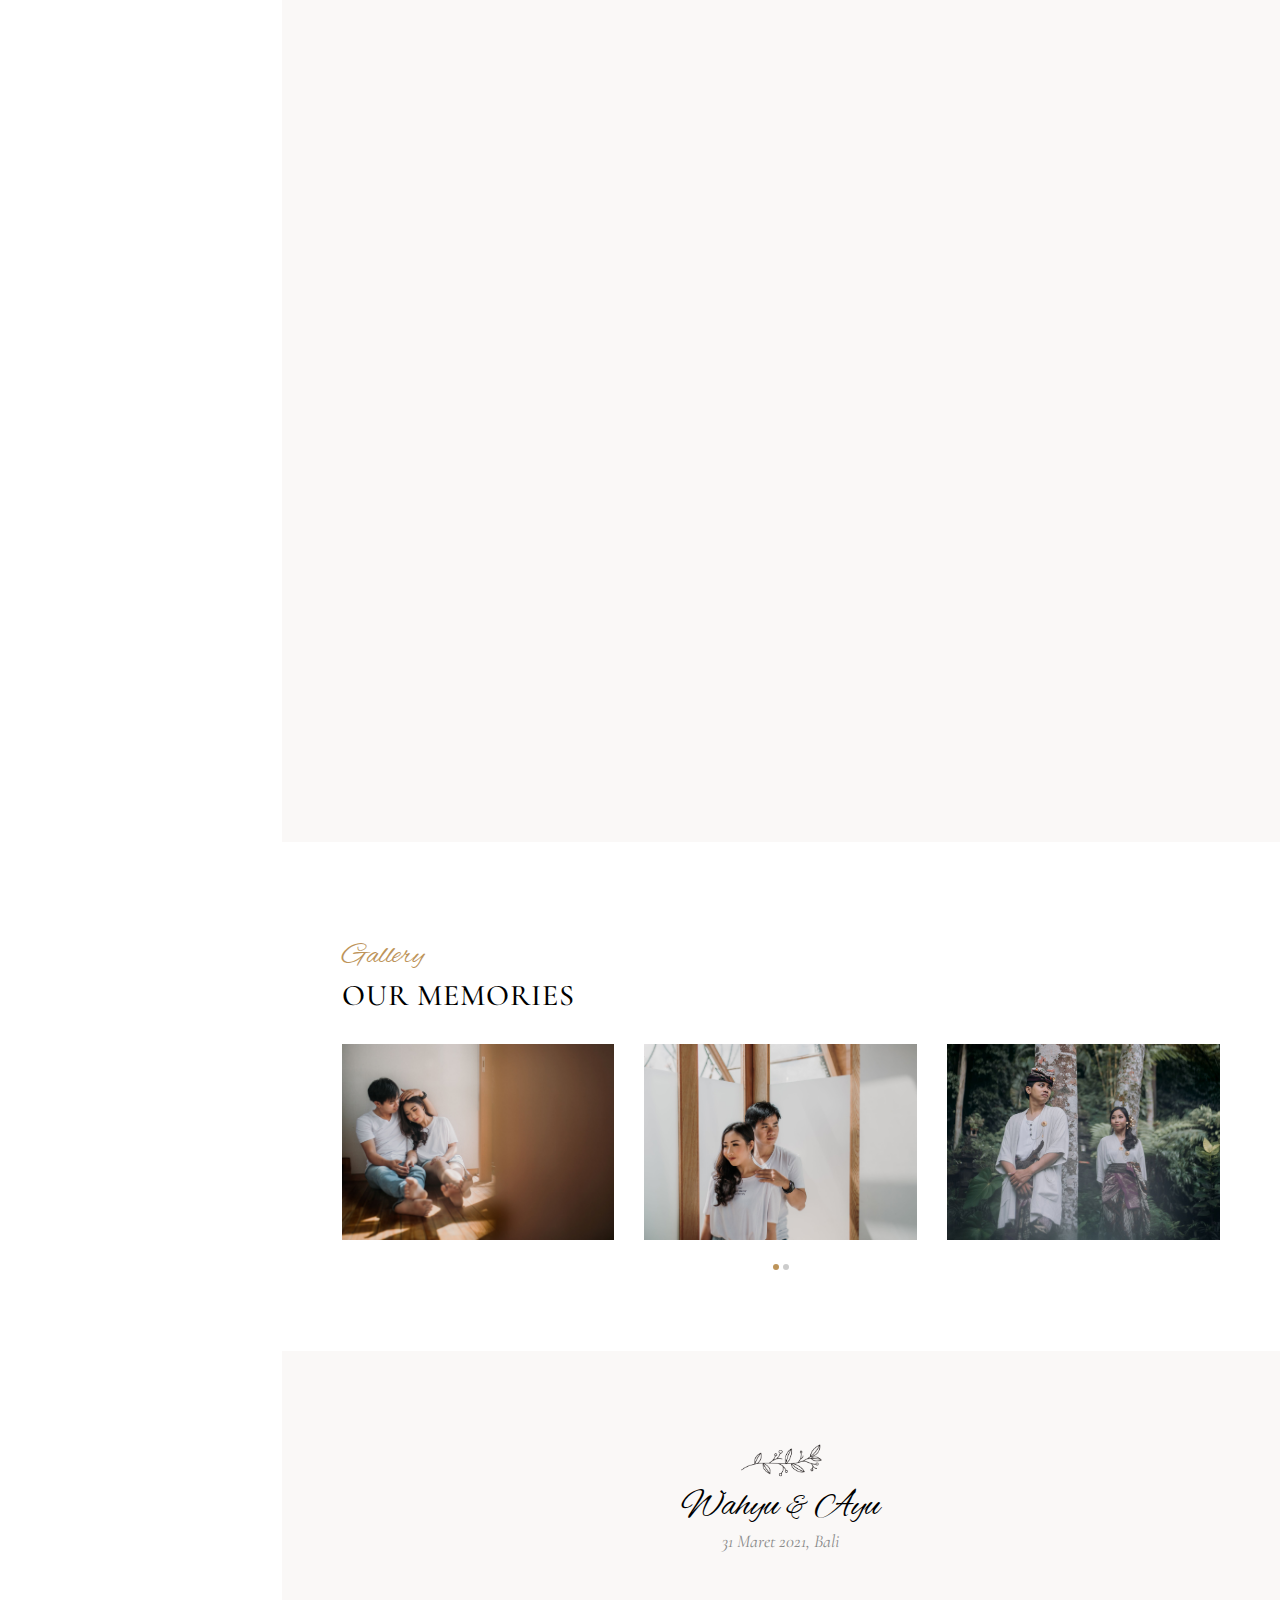
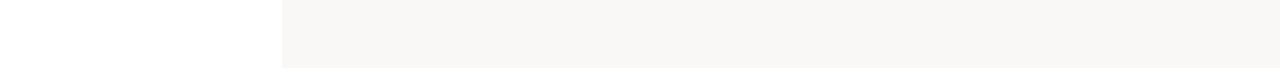
<file: sesi-3/index.html>
<!DOCTYPE HTML>
<html lang="en">

<head>
    <meta charset="utf-8">
    <meta http-equiv="X-UA-Compatible" content="IE=edge">
    <title>Pernikahan Wahyu dan Ayu</title>
    <meta name="viewport" content="width=device-width, initial-scale=1">
    <link rel="icon" type="image/png" href="images/favicon.png" />
    <link rel="stylesheet" href="css/animate.css">
    <link rel="stylesheet" href="css/themify-icons.css">
    <link rel="stylesheet" href="css/bootstrap.css">
    <link rel="stylesheet" href="css/magnific-popup.css">
    <link rel="stylesheet" href="css/owl.carousel.min.css">
    <link rel="stylesheet" href="css/owl.theme.default.min.css">
    <link rel="stylesheet" href="css/fontawesome.css">
    <link rel="stylesheet" href="css/style.css">
    <!-- FOR IE9 below -->
    <!--[if lt IE 9]>
        <script src="js/respond.min.js"></script>
    <![endif]-->
    <!-- Global site tag (gtag.js) - Google Analytics -->
    <script async src="https://www.googletagmanager.com/gtag/js?id=UA-144098545-1"></script>
    <script>
        window.dataLayer = window.dataLayer || [];
        function gtag() { dataLayer.push(arguments); }
        gtag('js', new Date());
        gtag('config', 'UA-144098545-1');
    </script>
</head>

<body>
    <!-- Preloader -->
    <div class="preloader">
        <div class="lds-heart">
            <div></div>
        </div>
    </div>
    <!-- Main -->
    <div id="oliven-page"> <a href="#" class="js-oliven-nav-toggle oliven-nav-toggle"><i></i></a>
        <!-- Sidebar Section -->
        <aside id="oliven-aside">
            <!-- Logo -->
            <div class="oliven-logo">
                <a href="index.html">
                    <img src="images/logo.png" alt="">
                    <span>Wahyu <small>&</small> Ayu</span>
                    <h6>31.03.2021</h6>
                </a>
            </div>
            <!-- Menu -->
            <nav class="oliven-main-menu">
                <ul>
                    <li><a href="index.html#home">Home</a></li>
                    <li><a href="index.html#kedua-mempelai">Kedua Mempelai</a></li>
                    <li><a href="index.html#acara">Acara</a></li>
                    <li><a href="index.html#info-tambahan">Info Tambahan</a></li>
                    <li><a href="index.html#gallery">Gallery</a></li>
                </ul>
            </nav>

        </aside>
        <!-- Content Section -->
        <div id="oliven-main">
            <!-- Header & Slider -->
            <header id="home" class="header valign bg-img parallaxie" data-background="images/slider.jpg">
                <div class="container">
                    <div class="row">
                        <div class="col-md-12 text-center caption">
                            <br><br><br><br><br><br>
                            <h1 class="animate-box" data-animate-effect="fadeInUp">Wahyu & Ayu</h1>
                            <h5 class="animate-box" data-animate-effect="fadeInUp">31 Maret 2021</h5>
                        </div>
                    </div>
                    <div class="row">
                        <div class="col-md-12">
                            <div class="arrow bounce text-center">
                                <a href="index.html#kedua-mempelai"><i class="ti-heart"></i></a>
                            </div>
                        </div>
                    </div>
                </div>
            </header>

            <!--Kedua Mempelai  -->
            <div id="kedua-mempelai" class="story section-padding bg-pink">
                <div class="container">
                    <div class="row">
                        <div class="col-md-12 text-center animate-box" data-animate-effect="fadeInUp">
                            <h3 class="oliven-couple-title">Om Swastyastu</h3>
                            <h4 class="oliven-couple-subtitle">Atas berkat Tuhan Yang Maha Esa, kami bermaksud
                                menyelenggarakan pernikahan bagi putra-putri kami:</h4>
                            <br><br><br><br>
                        </div>
                    </div>

                    <div class="row">

                        <div class="col-md-5 mb-30">
                            <div class="story-img animate-box" data-animate-effect="fadeInLeft">
                                <div class="img"> <img src="images/story.jpg" class="img-fluid" alt=""></div>
                            </div>
                        </div>
                        <div class="col-md-7 animate-box" data-animate-effect="fadeInRight">
                            <br><br><br>
                            <h1 class="oliven-story-subtitle mb-2">Putu Wahyu Juliarsana Hardika</h1>
                            <br>
                            <h5 class="mb-2">Putra Pertama dari Bapak I Ketut Suasana Hardika</h5>
                            <h5>dan Ibu Ni Made Alit Utari</h5>
                            <br>
                            <h1 class="oliven-story-subtitle mb-2">Ni Kadek Ayu Juliantini</h1>
                            <br>
                            <h5 class="mb-2">Putri Pertama dari Bapak I Wayan Ponjok</h5>
                            <h5>dan Ibu Ni Luh Suartini</h5>
                        </div>
                    </div>
                </div>
            </div>

            <!-- Countdown -->
            <div id="countdown" class="section-padding bg-img bg-fixed" data-background="images/bnr-3.jpg">
                <div class="container">
                    <div class="row">
                        <div class="section-head col-md-12">
                            <!-- <h4>We will become a family in</h4> -->
                            <!-- <h3>31.03.2021</h3> -->
                        </div>
                    </div>
                    <div class="row">
                        <div class="col-md-12">
                            <span><i class="ti-heart"></i></span>
                            <ul>
                                <li><span id="days"></span>Days</li>
                                <li><span id="hours"></span>Hours</li>
                                <li><span id="minutes"></span>Minutes</li>
                                <li><span id="seconds"></span>Seconds</li>
                            </ul>
                        </div>
                    </div>
                </div>
            </div>

            <!-- Acara -->
            <div id="acara" class="organization section-padding bg-pink">
                <div class="container">
                    <div class="row">
                        <div class="col-md-12 mb-30">
                        </div>
                    </div>
                    <div class="row bord-box bg-img" data-background="images/slider.jpg">
                        <div class="col-md-3 item-box">
                            <h6 class="title">Hari</h6>
                            <p>Rabu, 31 Maret 2021</p>
                            <br>
                            <br>
                        </div>
                        <div class="col-md-3 item-box">
                            <h6 class="title">Waktu</h6>
                            <p>Pukul 17.00 -  21.00 WITA</p>
                            <br>
                            <br>
                        </div>
                        <div class="col-md-6 item-box">
                            <h6 class="title">Lokasi</h6>
                            <p>Sixtynine Kitchen, Jl. Raya Kerobokan No. 68, Kerobokan Kelod, Kuta Utara, Bali</p>
                            <br>
                        </div>
                    </div>
                    <div class="row bord-box text-center">
                        <div class="col-md-12 map-grid item-box">
                            <iframe
                                src="https://www.google.com/maps/embed?pb=!1m14!1m8!1m3!1d31553.646719135097!2d115.1435080966675!3d-8.671965292218479!3m2!1i1024!2i768!4f13.1!3m3!1m2!1s0x0%3A0x6cdfede431a96990!2sSixtynine%20Kitchen!5e0!3m2!1sen!2sid!4v1611664337962!5m2!1sen!2sid"></iframe>
                            <a class="btn btn buttono btn-xl text-center" href="https://g.page/69kitchen?share"
                                target="_blank">Lihat Google Maps</a>
                        </div>
                    </div>
                </div>
            </div>

            <!-- Info -->
            <div id="info-tambahan" class="bridegroom clear section-padding bg-pink">
                <div class="container">
                    <div class="row">

                        <div class="col-md-12 text-center animate-box" data-animate-effect="fadeInUp">
                            <!-- <h3 class="oliven-couple-title">Are getting married!</h3> -->
                            <!-- <h4 class="oliven-couple-subtitle">asdasdasdasdasd</h4> -->
                            <h3 class="oliven-couple-title">Info Tambahan</h3>
                            <h5>Tanpa mengurangi rasa hormat, di masa pandemi diharap untuk tetap mematuhi protokol
                                kesehatan yang berlaku.</h5>
                            <h5><i class="ti-check"></i> Wajib menggunakan masker.</h5>
                            <h5><i class="ti-check"></i> Suhu tubuh maksimal 37,5° Celcius.</h5>
                            <h5><i class="ti-check"></i> Dalam keadaan sehat.</h5>
                            <h5><i class="ti-check"></i> Wajib mencuci tangan sebelum masuk dan ketika hendak makan.
                            </h5>
                            <h5><i class="ti-check"></i> Jaga jarak minimal 1,5 meter.</h5>
                            <h5><i class="ti-check"></i> Dilarang berkerumun.</h5>
                            <h5><i class="ti-check"></i> Dilarang melakukan kontak fisik.</h5>
                            <h5><i class="ti-check"></i> Dimohon untuk tidak posting ke media sosial selama berjalannya
                                acara.</h5>
                            <h5><i class="ti-check"></i> Dikarenakan keterbatasan area parkir, mobilisasi menuju lokasi
                                menggunakan taksi online atau drop off sangat kami apresiasi.</h5>
                            <h5>Merupakan suatu kebahagiaan bagi kami apabila Bapak/Ibu/Saudara/i berkenan hadir dan
                                memberikan doa restu kepada putra-putri kami. Atas kehadiran dan doa restu
                                Bapak/Ibu/Saudara/i kami ucapkan terima kasih.</h5>
                            <h3 class="oliven-couple-title">Om Shanti Shanti Shanti Om</h3>
                        </div>
                    </div>
                </div>
            </div>


            <!-- Gallery -->
            <div id="gallery" class="whenwhere section-padding">
                <div class="container">
                    <div class="row">
                        <div class="col-md-12 mb-30"> <span class="oliven-title-meta">Gallery</span>
                            <h2 class="oliven-title">Our Memories</h2>
                        </div>
                    </div>
                    <div class="row">
                        <div class="col-md-12">
                            <div class="owl-carousel owl-theme">
                                <div class="item">
                                    <div class="whenwhere-img"> <img src="images/gallery/1.jpg" alt=""></div>
                                </div>
                                <div class="item">
                                    <div class="whenwhere-img"> <img src="images/gallery/2.jpg" alt=""></div>
                                </div>
                                <div class="item">
                                    <div class="whenwhere-img"> <img src="images/gallery/3.jpg" alt=""></div>
                                </div>
                                <div class="item">
                                    <div class="whenwhere-img"> <img src="images/gallery/4.jpg" alt=""></div>
                                </div>
                                <div class="item">
                                    <div class="whenwhere-img"> <img src="images/gallery/5.jpg" alt=""></div>
                                </div>
                                <div class="item">
                                    <div class="whenwhere-img"> <img src="images/gallery/6.jpg" alt=""></div>
                                </div>
                            </div>
                        </div>
                    </div>
                </div>
            </div>

            <!-- Footer -->
            <div class="footer2">
                <div class="oliven-narrow-content">
                    <div class="row">
                        <div class="col-md-12 text-center">
                            <h2>
                                <a href="index.html"><img src="images/logo.png" alt=""><span>Wahyu <small>&</small>
                                        Ayu</span></a>
                            </h2>
                            <p class="copyright">31 Maret 2021, Bali</p>
                        </div>
                    </div>
                </div>
            </div>

        </div>
        <!-- jQuery -->
        <script src="js/jquery.min.js"></script>
        <script src="js/modernizr-2.6.2.min.js"></script>
        <script src="js/jquery.easing.1.3.js"></script>
        <script src="js/bootstrap.min.js"></script>
        <script src="js/jquery.waypoints.min.js"></script>
        <script src="js/sticky-kit.min.js"></script>
        <script src="js/isotope.js"></script>
        <script src="js/jquery.magnific-popup.min.js"></script>
        <script src="js/owl.carousel.min.js"></script>
        <script src="js/main.js"></script>
    </div>
</body>

</html>
</file>
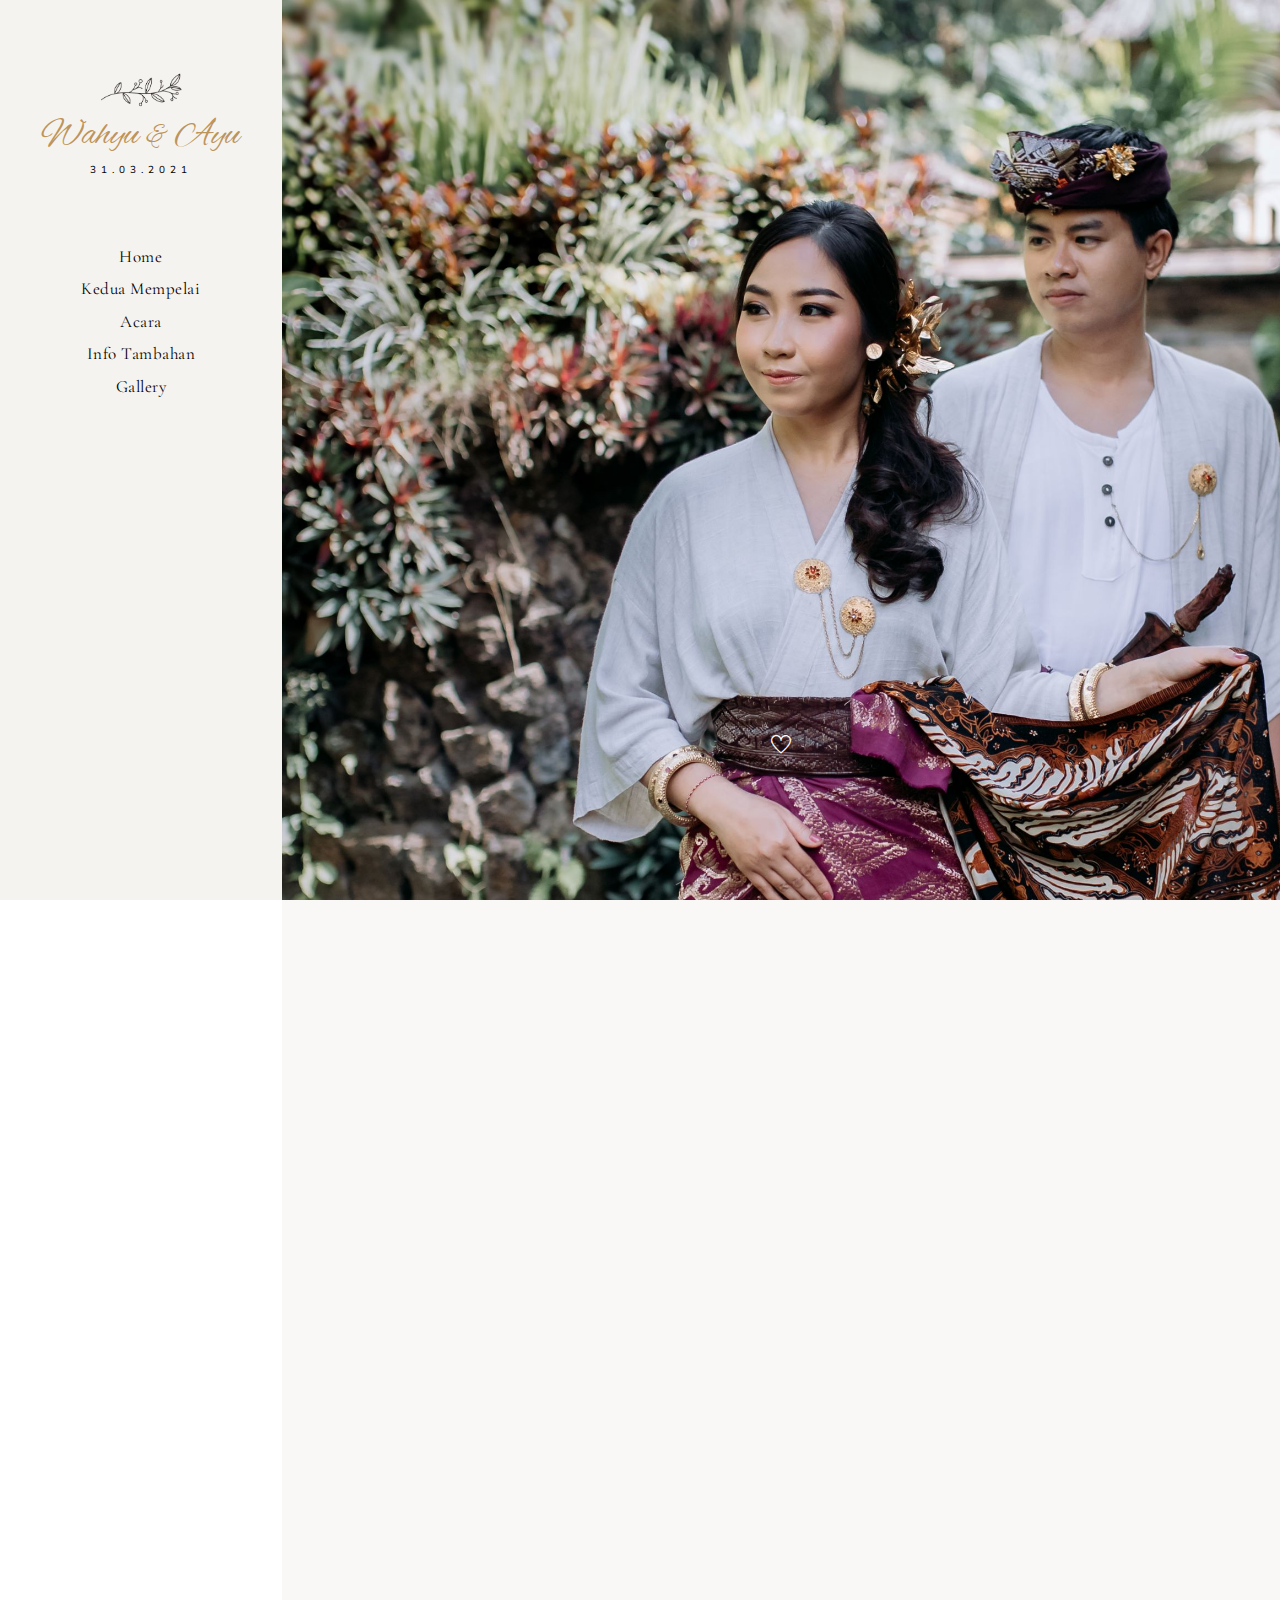
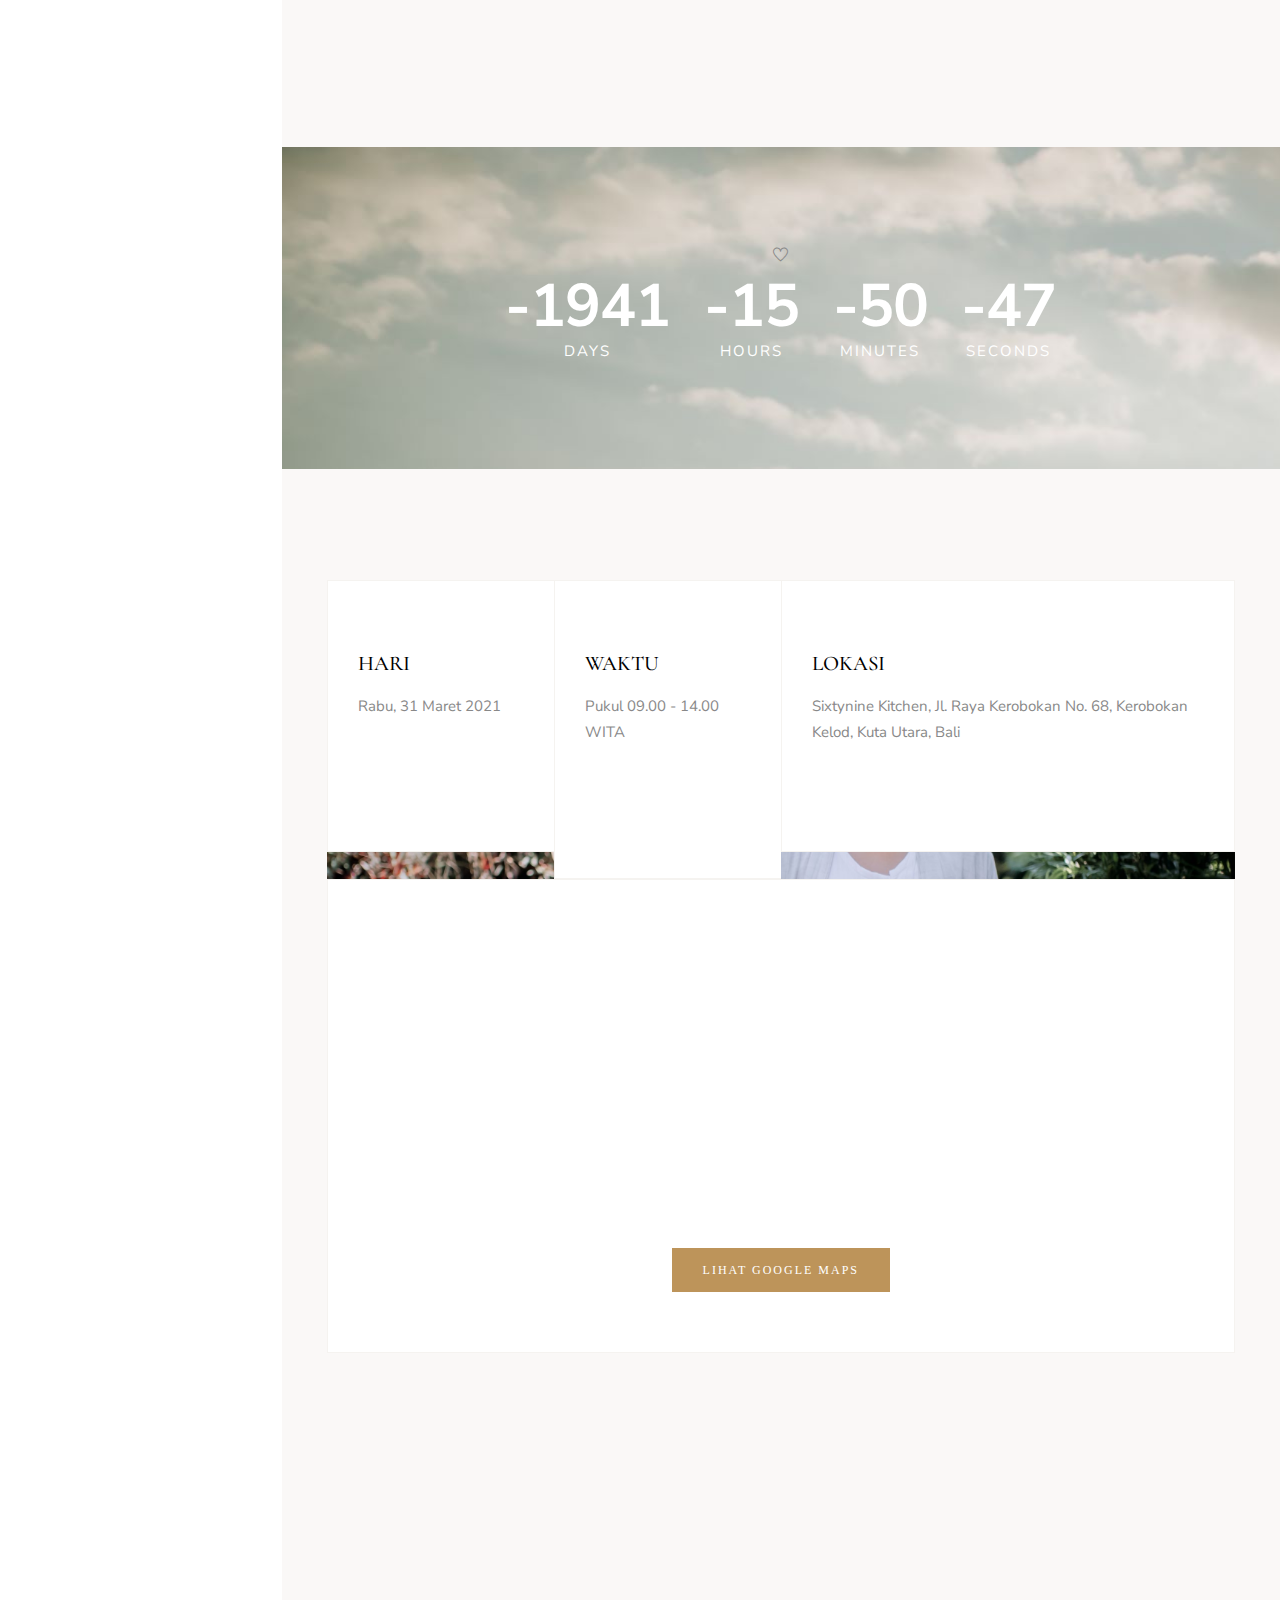
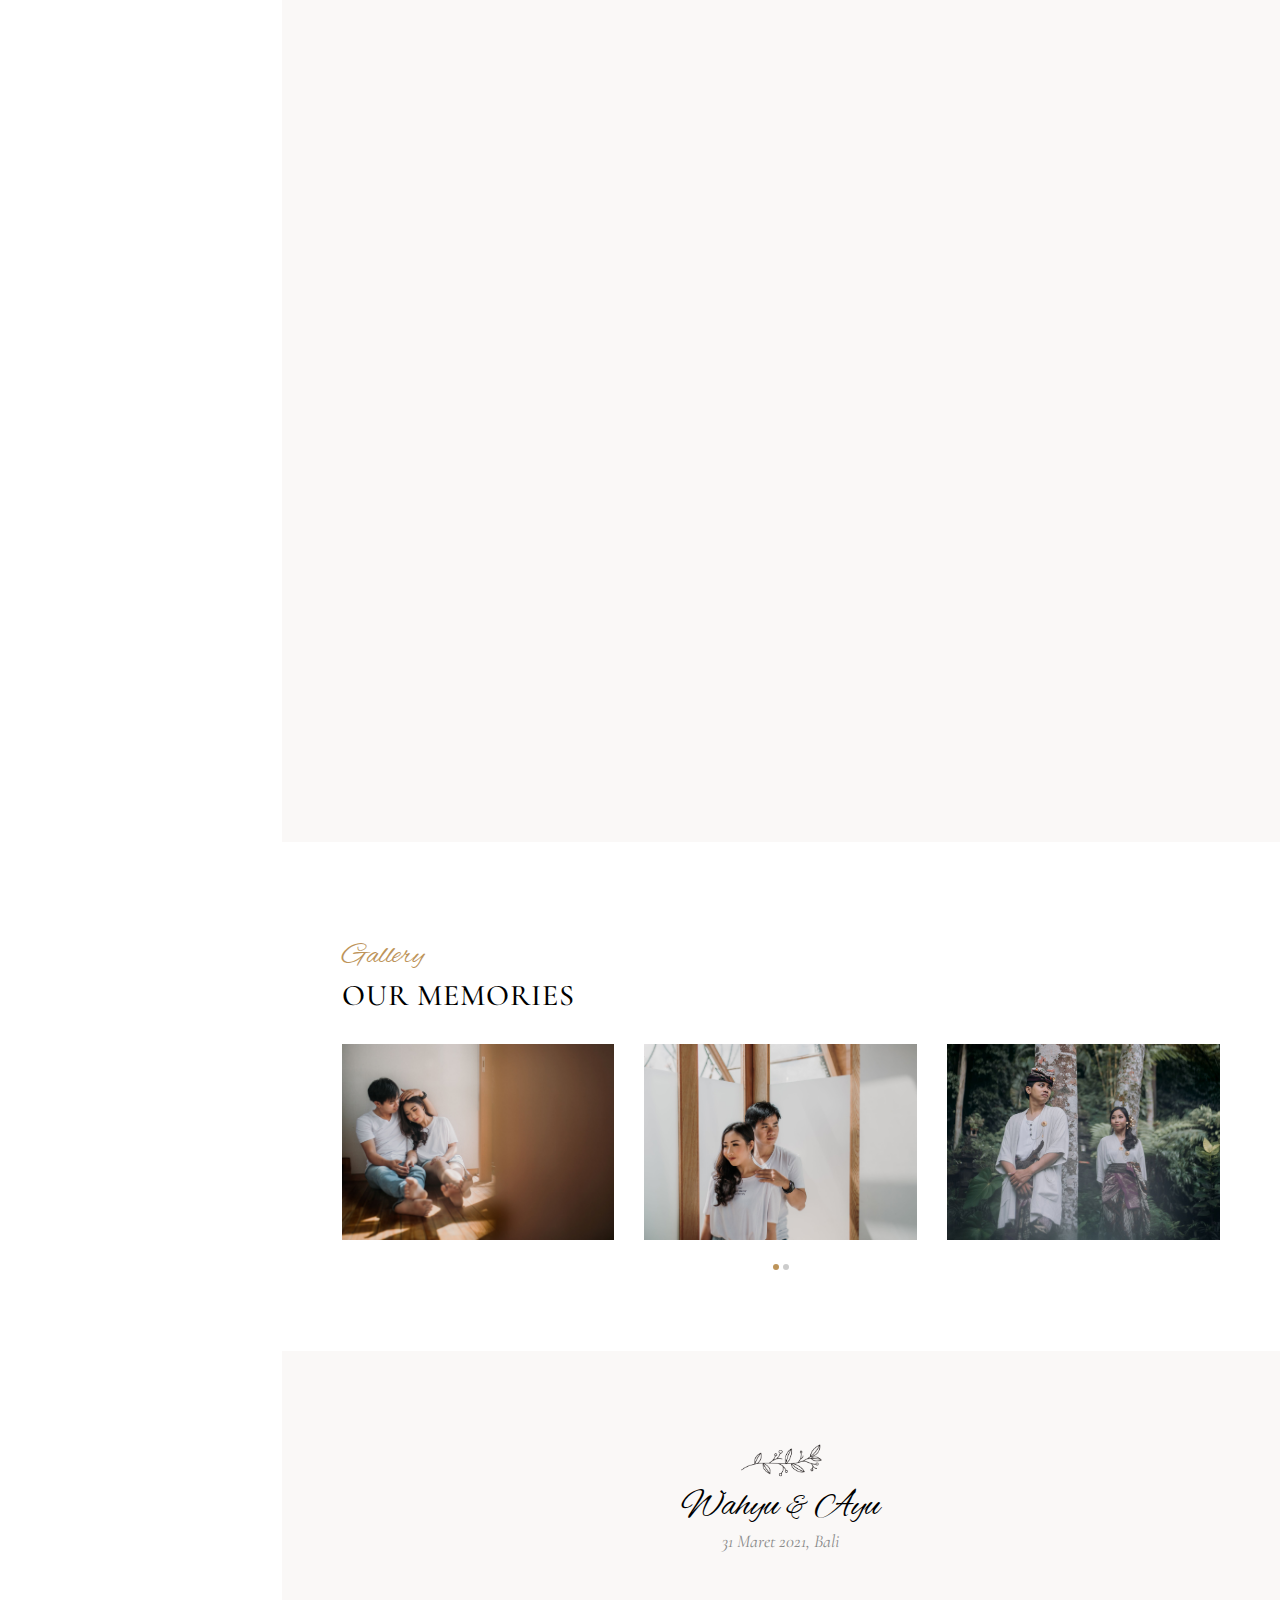
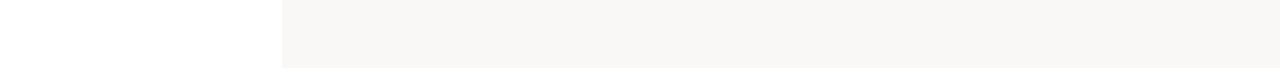
<file: sesi-4/index.html>
<!DOCTYPE HTML>
<html lang="en">

<head>
    <meta charset="utf-8">
    <meta http-equiv="X-UA-Compatible" content="IE=edge">
    <title>Pernikahan Wahyu dan Ayu</title>
    <meta name="viewport" content="width=device-width, initial-scale=1">
    <link rel="icon" type="image/png" href="images/favicon.png" />
    <link rel="stylesheet" href="css/animate.css">
    <link rel="stylesheet" href="css/themify-icons.css">
    <link rel="stylesheet" href="css/bootstrap.css">
    <link rel="stylesheet" href="css/magnific-popup.css">
    <link rel="stylesheet" href="css/owl.carousel.min.css">
    <link rel="stylesheet" href="css/owl.theme.default.min.css">
    <link rel="stylesheet" href="css/fontawesome.css">
    <link rel="stylesheet" href="css/style.css">
    <!-- FOR IE9 below -->
    <!--[if lt IE 9]>
        <script src="js/respond.min.js"></script>
    <![endif]-->
    <!-- Global site tag (gtag.js) - Google Analytics -->
    <script async src="https://www.googletagmanager.com/gtag/js?id=UA-144098545-1"></script>
    <script>
        window.dataLayer = window.dataLayer || [];
        function gtag() { dataLayer.push(arguments); }
        gtag('js', new Date());
        gtag('config', 'UA-144098545-1');
    </script>
</head>

<body>
    <!-- Preloader -->
    <div class="preloader">
        <div class="lds-heart">
            <div></div>
        </div>
    </div>
    <!-- Main -->
    <div id="oliven-page"> <a href="#" class="js-oliven-nav-toggle oliven-nav-toggle"><i></i></a>
        <!-- Sidebar Section -->
        <aside id="oliven-aside">
            <!-- Logo -->
            <div class="oliven-logo">
                <a href="index.html">
                    <img src="images/logo.png" alt="">
                    <span>Wahyu <small>&</small> Ayu</span>
                    <h6>31.03.2021</h6>
                </a>
            </div>
            <!-- Menu -->
            <nav class="oliven-main-menu">
                <ul>
                    <li><a href="index.html#home">Home</a></li>
                    <li><a href="index.html#kedua-mempelai">Kedua Mempelai</a></li>
                    <li><a href="index.html#acara">Acara</a></li>
                    <li><a href="index.html#info-tambahan">Info Tambahan</a></li>
                    <li><a href="index.html#gallery">Gallery</a></li>
                </ul>
            </nav>

        </aside>
        <!-- Content Section -->
        <div id="oliven-main">
            <!-- Header & Slider -->
            <header id="home" class="header valign bg-img parallaxie" data-background="images/slider.jpg">
                <div class="container">
                    <div class="row">
                        <div class="col-md-12 text-center caption">
                            <br><br><br><br><br><br>
                            <h1 class="animate-box" data-animate-effect="fadeInUp">Wahyu & Ayu</h1>
                            <h5 class="animate-box" data-animate-effect="fadeInUp">31 Maret 2021</h5>
                        </div>
                    </div>
                    <div class="row">
                        <div class="col-md-12">
                            <div class="arrow bounce text-center">
                                <a href="index.html#kedua-mempelai"><i class="ti-heart"></i></a>
                            </div>
                        </div>
                    </div>
                </div>
            </header>

            <!--Kedua Mempelai  -->
            <div id="kedua-mempelai" class="story section-padding bg-pink">
                <div class="container">
                    <div class="row">
                        <div class="col-md-12 text-center animate-box" data-animate-effect="fadeInUp">
                            <h3 class="oliven-couple-title">Om Swastyastu</h3>
                            <h4 class="oliven-couple-subtitle">Atas berkat Tuhan Yang Maha Esa, kami bermaksud
                                menyelenggarakan pernikahan bagi putra-putri kami:</h4>
                            <br><br><br><br>
                        </div>
                    </div>

                    <div class="row">

                        <div class="col-md-5 mb-30">
                            <div class="story-img animate-box" data-animate-effect="fadeInLeft">
                                <div class="img"> <img src="images/story.jpg" class="img-fluid" alt=""></div>
                            </div>
                        </div>
                        <div class="col-md-7 animate-box" data-animate-effect="fadeInRight">
                            <br><br><br>
                            <h1 class="oliven-story-subtitle mb-2">Putu Wahyu Juliarsana Hardika</h1>
                            <br>
                            <h5 class="mb-2">Putra Pertama dari Bapak I Ketut Suasana Hardika</h5>
                            <h5>dan Ibu Ni Made Alit Utari</h5>
                            <br>
                            <h1 class="oliven-story-subtitle mb-2">Ni Kadek Ayu Juliantini</h1>
                            <br>
                            <h5 class="mb-2">Putri Pertama dari Bapak I Wayan Ponjok</h5>
                            <h5>dan Ibu Ni Luh Suartini</h5>
                        </div>
                    </div>
                </div>
            </div>

            <!-- Countdown -->
            <div id="countdown" class="section-padding bg-img bg-fixed" data-background="images/bnr-3.jpg">
                <div class="container">
                    <div class="row">
                        <div class="section-head col-md-12">
                            <!-- <h4>We will become a family in</h4> -->
                            <!-- <h3>31.03.2021</h3> -->
                        </div>
                    </div>
                    <div class="row">
                        <div class="col-md-12">
                            <span><i class="ti-heart"></i></span>
                            <ul>
                                <li><span id="days"></span>Days</li>
                                <li><span id="hours"></span>Hours</li>
                                <li><span id="minutes"></span>Minutes</li>
                                <li><span id="seconds"></span>Seconds</li>
                            </ul>
                        </div>
                    </div>
                </div>
            </div>

            <!-- Acara -->
            <div id="acara" class="organization section-padding bg-pink">
                <div class="container">
                    <div class="row">
                        <div class="col-md-12 mb-30">
                        </div>
                    </div>
                    <div class="row bord-box bg-img" data-background="images/slider.jpg">
                        <div class="col-md-3 item-box">
                            <h6 class="title">Hari</h6>
                            <p>Rabu, 31 Maret 2021</p>
                            <br>
                            <br>
                        </div>
                        <div class="col-md-3 item-box">
                            <h6 class="title">Waktu</h6>
                            <p>Pukul 09.00 -  14.00 WITA</p>
                            <br>
                            <br>
                        </div>
                        <div class="col-md-6 item-box">
                            <h6 class="title">Lokasi</h6>
                            <p>Sixtynine Kitchen, Jl. Raya Kerobokan No. 68, Kerobokan Kelod, Kuta Utara, Bali</p>
                            <br>
                        </div>
                    </div>
                    <div class="row bord-box text-center">
                        <div class="col-md-12 map-grid item-box">
                            <iframe
                                src="https://www.google.com/maps/embed?pb=!1m14!1m8!1m3!1d31553.646719135097!2d115.1435080966675!3d-8.671965292218479!3m2!1i1024!2i768!4f13.1!3m3!1m2!1s0x0%3A0x6cdfede431a96990!2sSixtynine%20Kitchen!5e0!3m2!1sen!2sid!4v1611664337962!5m2!1sen!2sid"></iframe>
                            <a class="btn btn buttono btn-xl text-center" href="https://g.page/69kitchen?share"
                                target="_blank">Lihat Google Maps</a>
                        </div>
                    </div>
                </div>
            </div>

            <!-- Info -->
            <div id="info-tambahan" class="bridegroom clear section-padding bg-pink">
                <div class="container">
                    <div class="row">

                        <div class="col-md-12 text-center animate-box" data-animate-effect="fadeInUp">
                            <!-- <h3 class="oliven-couple-title">Are getting married!</h3> -->
                            <!-- <h4 class="oliven-couple-subtitle">asdasdasdasdasd</h4> -->
                            <h3 class="oliven-couple-title">Info Tambahan</h3>
                            <h5>Tanpa mengurangi rasa hormat, di masa pandemi diharap untuk tetap mematuhi protokol
                                kesehatan yang berlaku.</h5>
                            <h5><i class="ti-check"></i> Wajib menggunakan masker.</h5>
                            <h5><i class="ti-check"></i> Suhu tubuh maksimal 37,5° Celcius.</h5>
                            <h5><i class="ti-check"></i> Dalam keadaan sehat.</h5>
                            <h5><i class="ti-check"></i> Wajib mencuci tangan sebelum masuk dan ketika hendak makan.
                            </h5>
                            <h5><i class="ti-check"></i> Jaga jarak minimal 1,5 meter.</h5>
                            <h5><i class="ti-check"></i> Dilarang berkerumun.</h5>
                            <h5><i class="ti-check"></i> Dilarang melakukan kontak fisik.</h5>
                            <h5><i class="ti-check"></i> Dimohon untuk tidak posting ke media sosial selama berjalannya
                                acara.</h5>
                            <h5><i class="ti-check"></i> Dikarenakan keterbatasan area parkir, mobilisasi menuju lokasi
                                menggunakan taksi online atau drop off sangat kami apresiasi.</h5>
                            <h5>Merupakan suatu kebahagiaan bagi kami apabila Bapak/Ibu/Saudara/i berkenan hadir dan
                                memberikan doa restu kepada putra-putri kami. Atas kehadiran dan doa restu
                                Bapak/Ibu/Saudara/i kami ucapkan terima kasih.</h5>
                            <h3 class="oliven-couple-title">Om Shanti Shanti Shanti Om</h3>
                        </div>
                    </div>
                </div>
            </div>


            <!-- Gallery -->
            <div id="gallery" class="whenwhere section-padding">
                <div class="container">
                    <div class="row">
                        <div class="col-md-12 mb-30"> <span class="oliven-title-meta">Gallery</span>
                            <h2 class="oliven-title">Our Memories</h2>
                        </div>
                    </div>
                    <div class="row">
                        <div class="col-md-12">
                            <div class="owl-carousel owl-theme">
                                <div class="item">
                                    <div class="whenwhere-img"> <img src="images/gallery/1.jpg" alt=""></div>
                                </div>
                                <div class="item">
                                    <div class="whenwhere-img"> <img src="images/gallery/2.jpg" alt=""></div>
                                </div>
                                <div class="item">
                                    <div class="whenwhere-img"> <img src="images/gallery/3.jpg" alt=""></div>
                                </div>
                                <div class="item">
                                    <div class="whenwhere-img"> <img src="images/gallery/4.jpg" alt=""></div>
                                </div>
                                <div class="item">
                                    <div class="whenwhere-img"> <img src="images/gallery/5.jpg" alt=""></div>
                                </div>
                                <div class="item">
                                    <div class="whenwhere-img"> <img src="images/gallery/6.jpg" alt=""></div>
                                </div>
                            </div>
                        </div>
                    </div>
                </div>
            </div>

            <!-- Footer -->
            <div class="footer2">
                <div class="oliven-narrow-content">
                    <div class="row">
                        <div class="col-md-12 text-center">
                            <h2>
                                <a href="index.html"><img src="images/logo.png" alt=""><span>Wahyu <small>&</small>
                                        Ayu</span></a>
                            </h2>
                            <p class="copyright">31 Maret 2021, Bali</p>
                        </div>
                    </div>
                </div>
            </div>

        </div>
        <!-- jQuery -->
        <script src="js/jquery.min.js"></script>
        <script src="js/modernizr-2.6.2.min.js"></script>
        <script src="js/jquery.easing.1.3.js"></script>
        <script src="js/bootstrap.min.js"></script>
        <script src="js/jquery.waypoints.min.js"></script>
        <script src="js/sticky-kit.min.js"></script>
        <script src="js/isotope.js"></script>
        <script src="js/jquery.magnific-popup.min.js"></script>
        <script src="js/owl.carousel.min.js"></script>
        <script src="js/main.js"></script>
    </div>
</body>

</html>
</file>
<file: css/themify-icons.css>
@font-face {
	font-family: 'themify';
	src:url('../fonts/themify.eot');
	src:url('../fonts/themify.eot?#iefix') format('embedded-opentype'),
		url('../fonts/themify.woff') format('woff'),
		url('../fonts/themify.ttf') format('truetype'),
		url('../fonts/themify.svg') format('svg');
	font-weight: normal;
	font-style: normal;
}

[class^="ti-"], [class*=" ti-"] {
	font-family: 'themify';
	speak: none;
	font-style: normal;
	font-weight: normal;
	font-variant: normal;
	text-transform: none;
	line-height: 1;

	/* Better Font Rendering =========== */
	-webkit-font-smoothing: antialiased;
	-moz-osx-font-smoothing: grayscale;
}

.ti-wand:before {
	content: "\e600";
}
.ti-volume:before {
	content: "\e601";
}
.ti-user:before {
	content: "\e602";
}
.ti-unlock:before {
	content: "\e603";
}
.ti-unlink:before {
	content: "\e604";
}
.ti-trash:before {
	content: "\e605";
}
.ti-thought:before {
	content: "\e606";
}
.ti-target:before {
	content: "\e607";
}
.ti-tag:before {
	content: "\e608";
}
.ti-tablet:before {
	content: "\e609";
}
.ti-star:before {
	content: "\e60a";
}
.ti-spray:before {
	content: "\e60b";
}
.ti-signal:before {
	content: "\e60c";
}
.ti-shopping-cart:before {
	content: "\e60d";
}
.ti-shopping-cart-full:before {
	content: "\e60e";
}
.ti-settings:before {
	content: "\e60f";
}
.ti-search:before {
	content: "\e610";
}
.ti-zoom-in:before {
	content: "\e611";
}
.ti-zoom-out:before {
	content: "\e612";
}
.ti-cut:before {
	content: "\e613";
}
.ti-ruler:before {
	content: "\e614";
}
.ti-ruler-pencil:before {
	content: "\e615";
}
.ti-ruler-alt:before {
	content: "\e616";
}
.ti-bookmark:before {
	content: "\e617";
}
.ti-bookmark-alt:before {
	content: "\e618";
}
.ti-reload:before {
	content: "\e619";
}
.ti-plus:before {
	content: "\e61a";
}
.ti-pin:before {
	content: "\e61b";
}
.ti-pencil:before {
	content: "\e61c";
}
.ti-pencil-alt:before {
	content: "\e61d";
}
.ti-paint-roller:before {
	content: "\e61e";
}
.ti-paint-bucket:before {
	content: "\e61f";
}
.ti-na:before {
	content: "\e620";
}
.ti-mobile:before {
	content: "\e621";
}
.ti-minus:before {
	content: "\e622";
}
.ti-medall:before {
	content: "\e623";
}
.ti-medall-alt:before {
	content: "\e624";
}
.ti-marker:before {
	content: "\e625";
}
.ti-marker-alt:before {
	content: "\e626";
}
.ti-arrow-up:before {
	content: "\e627";
}
.ti-arrow-right:before {
	content: "\e628";
}
.ti-arrow-left:before {
	content: "\e629";
}
.ti-arrow-down:before {
	content: "\e62a";
}
.ti-lock:before {
	content: "\e62b";
}
.ti-location-arrow:before {
	content: "\e62c";
}
.ti-link:before {
	content: "\e62d";
}
.ti-layout:before {
	content: "\e62e";
}
.ti-layers:before {
	content: "\e62f";
}
.ti-layers-alt:before {
	content: "\e630";
}
.ti-key:before {
	content: "\e631";
}
.ti-import:before {
	content: "\e632";
}
.ti-image:before {
	content: "\e633";
}
.ti-heart:before {
	content: "\e634";
}
.ti-heart-broken:before {
	content: "\e635";
}
.ti-hand-stop:before {
	content: "\e636";
}
.ti-hand-open:before {
	content: "\e637";
}
.ti-hand-drag:before {
	content: "\e638";
}
.ti-folder:before {
	content: "\e639";
}
.ti-flag:before {
	content: "\e63a";
}
.ti-flag-alt:before {
	content: "\e63b";
}
.ti-flag-alt-2:before {
	content: "\e63c";
}
.ti-eye:before {
	content: "\e63d";
}
.ti-export:before {
	content: "\e63e";
}
.ti-exchange-vertical:before {
	content: "\e63f";
}
.ti-desktop:before {
	content: "\e640";
}
.ti-cup:before {
	content: "\e641";
}
.ti-crown:before {
	content: "\e642";
}
.ti-comments:before {
	content: "\e643";
}
.ti-comment:before {
	content: "\e644";
}
.ti-comment-alt:before {
	content: "\e645";
}
.ti-close:before {
	content: "\e646";
}
.ti-clip:before {
	content: "\e647";
}
.ti-angle-up:before {
	content: "\e648";
}
.ti-angle-right:before {
	content: "\e649";
}
.ti-angle-left:before {
	content: "\e64a";
}
.ti-angle-down:before {
	content: "\e64b";
}
.ti-check:before {
	content: "\e64c";
}
.ti-check-box:before {
	content: "\e64d";
}
.ti-camera:before {
	content: "\e64e";
}
.ti-announcement:before {
	content: "\e64f";
}
.ti-brush:before {
	content: "\e650";
}
.ti-briefcase:before {
	content: "\e651";
}
.ti-bolt:before {
	content: "\e652";
}
.ti-bolt-alt:before {
	content: "\e653";
}
.ti-blackboard:before {
	content: "\e654";
}
.ti-bag:before {
	content: "\e655";
}
.ti-move:before {
	content: "\e656";
}
.ti-arrows-vertical:before {
	content: "\e657";
}
.ti-arrows-horizontal:before {
	content: "\e658";
}
.ti-fullscreen:before {
	content: "\e659";
}
.ti-arrow-top-right:before {
	content: "\e65a";
}
.ti-arrow-top-left:before {
	content: "\e65b";
}
.ti-arrow-circle-up:before {
	content: "\e65c";
}
.ti-arrow-circle-right:before {
	content: "\e65d";
}
.ti-arrow-circle-left:before {
	content: "\e65e";
}
.ti-arrow-circle-down:before {
	content: "\e65f";
}
.ti-angle-double-up:before {
	content: "\e660";
}
.ti-angle-double-right:before {
	content: "\e661";
}
.ti-angle-double-left:before {
	content: "\e662";
}
.ti-angle-double-down:before {
	content: "\e663";
}
.ti-zip:before {
	content: "\e664";
}
.ti-world:before {
	content: "\e665";
}
.ti-wheelchair:before {
	content: "\e666";
}
.ti-view-list:before {
	content: "\e667";
}
.ti-view-list-alt:before {
	content: "\e668";
}
.ti-view-grid:before {
	content: "\e669";
}
.ti-uppercase:before {
	content: "\e66a";
}
.ti-upload:before {
	content: "\e66b";
}
.ti-underline:before {
	content: "\e66c";
}
.ti-truck:before {
	content: "\e66d";
}
.ti-timer:before {
	content: "\e66e";
}
.ti-ticket:before {
	content: "\e66f";
}
.ti-thumb-up:before {
	content: "\e670";
}
.ti-thumb-down:before {
	content: "\e671";
}
.ti-text:before {
	content: "\e672";
}
.ti-stats-up:before {
	content: "\e673";
}
.ti-stats-down:before {
	content: "\e674";
}
.ti-split-v:before {
	content: "\e675";
}
.ti-split-h:before {
	content: "\e676";
}
.ti-smallcap:before {
	content: "\e677";
}
.ti-shine:before {
	content: "\e678";
}
.ti-shift-right:before {
	content: "\e679";
}
.ti-shift-left:before {
	content: "\e67a";
}
.ti-shield:before {
	content: "\e67b";
}
.ti-notepad:before {
	content: "\e67c";
}
.ti-server:before {
	content: "\e67d";
}
.ti-quote-right:before {
	content: "\e67e";
}
.ti-quote-left:before {
	content: "\e67f";
}
.ti-pulse:before {
	content: "\e680";
}
.ti-printer:before {
	content: "\e681";
}
.ti-power-off:before {
	content: "\e682";
}
.ti-plug:before {
	content: "\e683";
}
.ti-pie-chart:before {
	content: "\e684";
}
.ti-paragraph:before {
	content: "\e685";
}
.ti-panel:before {
	content: "\e686";
}
.ti-package:before {
	content: "\e687";
}
.ti-music:before {
	content: "\e688";
}
.ti-music-alt:before {
	content: "\e689";
}
.ti-mouse:before {
	content: "\e68a";
}
.ti-mouse-alt:before {
	content: "\e68b";
}
.ti-money:before {
	content: "\e68c";
}
.ti-microphone:before {
	content: "\e68d";
}
.ti-menu:before {
	content: "\e68e";
}
.ti-menu-alt:before {
	content: "\e68f";
}
.ti-map:before {
	content: "\e690";
}
.ti-map-alt:before {
	content: "\e691";
}
.ti-loop:before {
	content: "\e692";
}
.ti-location-pin:before {
	content: "\e693";
}
.ti-list:before {
	content: "\e694";
}
.ti-light-bulb:before {
	content: "\e695";
}
.ti-Italic:before {
	content: "\e696";
}
.ti-info:before {
	content: "\e697";
}
.ti-infinite:before {
	content: "\e698";
}
.ti-id-badge:before {
	content: "\e699";
}
.ti-hummer:before {
	content: "\e69a";
}
.ti-home:before {
	content: "\e69b";
}
.ti-help:before {
	content: "\e69c";
}
.ti-headphone:before {
	content: "\e69d";
}
.ti-harddrives:before {
	content: "\e69e";
}
.ti-harddrive:before {
	content: "\e69f";
}
.ti-gift:before {
	content: "\e6a0";
}
.ti-game:before {
	content: "\e6a1";
}
.ti-filter:before {
	content: "\e6a2";
}
.ti-files:before {
	content: "\e6a3";
}
.ti-file:before {
	content: "\e6a4";
}
.ti-eraser:before {
	content: "\e6a5";
}
.ti-envelope:before {
	content: "\e6a6";
}
.ti-download:before {
	content: "\e6a7";
}
.ti-direction:before {
	content: "\e6a8";
}
.ti-direction-alt:before {
	content: "\e6a9";
}
.ti-dashboard:before {
	content: "\e6aa";
}
.ti-control-stop:before {
	content: "\e6ab";
}
.ti-control-shuffle:before {
	content: "\e6ac";
}
.ti-control-play:before {
	content: "\e6ad";
}
.ti-control-pause:before {
	content: "\e6ae";
}
.ti-control-forward:before {
	content: "\e6af";
}
.ti-control-backward:before {
	content: "\e6b0";
}
.ti-cloud:before {
	content: "\e6b1";
}
.ti-cloud-up:before {
	content: "\e6b2";
}
.ti-cloud-down:before {
	content: "\e6b3";
}
.ti-clipboard:before {
	content: "\e6b4";
}
.ti-car:before {
	content: "\e6b5";
}
.ti-calendar:before {
	content: "\e6b6";
}
.ti-book:before {
	content: "\e6b7";
}
.ti-bell:before {
	content: "\e6b8";
}
.ti-basketball:before {
	content: "\e6b9";
}
.ti-bar-chart:before {
	content: "\e6ba";
}
.ti-bar-chart-alt:before {
	content: "\e6bb";
}
.ti-back-right:before {
	content: "\e6bc";
}
.ti-back-left:before {
	content: "\e6bd";
}
.ti-arrows-corner:before {
	content: "\e6be";
}
.ti-archive:before {
	content: "\e6bf";
}
.ti-anchor:before {
	content: "\e6c0";
}
.ti-align-right:before {
	content: "\e6c1";
}
.ti-align-left:before {
	content: "\e6c2";
}
.ti-align-justify:before {
	content: "\e6c3";
}
.ti-align-center:before {
	content: "\e6c4";
}
.ti-alert:before {
	content: "\e6c5";
}
.ti-alarm-clock:before {
	content: "\e6c6";
}
.ti-agenda:before {
	content: "\e6c7";
}
.ti-write:before {
	content: "\e6c8";
}
.ti-window:before {
	content: "\e6c9";
}
.ti-widgetized:before {
	content: "\e6ca";
}
.ti-widget:before {
	content: "\e6cb";
}
.ti-widget-alt:before {
	content: "\e6cc";
}
.ti-wallet:before {
	content: "\e6cd";
}
.ti-video-clapper:before {
	content: "\e6ce";
}
.ti-video-camera:before {
	content: "\e6cf";
}
.ti-vector:before {
	content: "\e6d0";
}
.ti-themify-logo:before {
	content: "\e6d1";
}
.ti-themify-favicon:before {
	content: "\e6d2";
}
.ti-themify-favicon-alt:before {
	content: "\e6d3";
}
.ti-support:before {
	content: "\e6d4";
}
.ti-stamp:before {
	content: "\e6d5";
}
.ti-split-v-alt:before {
	content: "\e6d6";
}
.ti-slice:before {
	content: "\e6d7";
}
.ti-shortcode:before {
	content: "\e6d8";
}
.ti-shift-right-alt:before {
	content: "\e6d9";
}
.ti-shift-left-alt:before {
	content: "\e6da";
}
.ti-ruler-alt-2:before {
	content: "\e6db";
}
.ti-receipt:before {
	content: "\e6dc";
}
.ti-pin2:before {
	content: "\e6dd";
}
.ti-pin-alt:before {
	content: "\e6de";
}
.ti-pencil-alt2:before {
	content: "\e6df";
}
.ti-palette:before {
	content: "\e6e0";
}
.ti-more:before {
	content: "\e6e1";
}
.ti-more-alt:before {
	content: "\e6e2";
}
.ti-microphone-alt:before {
	content: "\e6e3";
}
.ti-magnet:before {
	content: "\e6e4";
}
.ti-line-double:before {
	content: "\e6e5";
}
.ti-line-dotted:before {
	content: "\e6e6";
}
.ti-line-dashed:before {
	content: "\e6e7";
}
.ti-layout-width-full:before {
	content: "\e6e8";
}
.ti-layout-width-default:before {
	content: "\e6e9";
}
.ti-layout-width-default-alt:before {
	content: "\e6ea";
}
.ti-layout-tab:before {
	content: "\e6eb";
}
.ti-layout-tab-window:before {
	content: "\e6ec";
}
.ti-layout-tab-v:before {
	content: "\e6ed";
}
.ti-layout-tab-min:before {
	content: "\e6ee";
}
.ti-layout-slider:before {
	content: "\e6ef";
}
.ti-layout-slider-alt:before {
	content: "\e6f0";
}
.ti-layout-sidebar-right:before {
	content: "\e6f1";
}
.ti-layout-sidebar-none:before {
	content: "\e6f2";
}
.ti-layout-sidebar-left:before {
	content: "\e6f3";
}
.ti-layout-placeholder:before {
	content: "\e6f4";
}
.ti-layout-menu:before {
	content: "\e6f5";
}
.ti-layout-menu-v:before {
	content: "\e6f6";
}
.ti-layout-menu-separated:before {
	content: "\e6f7";
}
.ti-layout-menu-full:before {
	content: "\e6f8";
}
.ti-layout-media-right-alt:before {
	content: "\e6f9";
}
.ti-layout-media-right:before {
	content: "\e6fa";
}
.ti-layout-media-overlay:before {
	content: "\e6fb";
}
.ti-layout-media-overlay-alt:before {
	content: "\e6fc";
}
.ti-layout-media-overlay-alt-2:before {
	content: "\e6fd";
}
.ti-layout-media-left-alt:before {
	content: "\e6fe";
}
.ti-layout-media-left:before {
	content: "\e6ff";
}
.ti-layout-media-center-alt:before {
	content: "\e700";
}
.ti-layout-media-center:before {
	content: "\e701";
}
.ti-layout-list-thumb:before {
	content: "\e702";
}
.ti-layout-list-thumb-alt:before {
	content: "\e703";
}
.ti-layout-list-post:before {
	content: "\e704";
}
.ti-layout-list-large-image:before {
	content: "\e705";
}
.ti-layout-line-solid:before {
	content: "\e706";
}
.ti-layout-grid4:before {
	content: "\e707";
}
.ti-layout-grid3:before {
	content: "\e708";
}
.ti-layout-grid2:before {
	content: "\e709";
}
.ti-layout-grid2-thumb:before {
	content: "\e70a";
}
.ti-layout-cta-right:before {
	content: "\e70b";
}
.ti-layout-cta-left:before {
	content: "\e70c";
}
.ti-layout-cta-center:before {
	content: "\e70d";
}
.ti-layout-cta-btn-right:before {
	content: "\e70e";
}
.ti-layout-cta-btn-left:before {
	content: "\e70f";
}
.ti-layout-column4:before {
	content: "\e710";
}
.ti-layout-column3:before {
	content: "\e711";
}
.ti-layout-column2:before {
	content: "\e712";
}
.ti-layout-accordion-separated:before {
	content: "\e713";
}
.ti-layout-accordion-merged:before {
	content: "\e714";
}
.ti-layout-accordion-list:before {
	content: "\e715";
}
.ti-ink-pen:before {
	content: "\e716";
}
.ti-info-alt:before {
	content: "\e717";
}
.ti-help-alt:before {
	content: "\e718";
}
.ti-headphone-alt:before {
	content: "\e719";
}
.ti-hand-point-up:before {
	content: "\e71a";
}
.ti-hand-point-right:before {
	content: "\e71b";
}
.ti-hand-point-left:before {
	content: "\e71c";
}
.ti-hand-point-down:before {
	content: "\e71d";
}
.ti-gallery:before {
	content: "\e71e";
}
.ti-face-smile:before {
	content: "\e71f";
}
.ti-face-sad:before {
	content: "\e720";
}
.ti-credit-card:before {
	content: "\e721";
}
.ti-control-skip-forward:before {
	content: "\e722";
}
.ti-control-skip-backward:before {
	content: "\e723";
}
.ti-control-record:before {
	content: "\e724";
}
.ti-control-eject:before {
	content: "\e725";
}
.ti-comments-smiley:before {
	content: "\e726";
}
.ti-brush-alt:before {
	content: "\e727";
}
.ti-youtube:before {
	content: "\e728";
}
.ti-vimeo:before {
	content: "\e729";
}
.ti-twitter:before {
	content: "\e72a";
}
.ti-time:before {
	content: "\e72b";
}
.ti-tumblr:before {
	content: "\e72c";
}
.ti-skype:before {
	content: "\e72d";
}
.ti-share:before {
	content: "\e72e";
}
.ti-share-alt:before {
	content: "\e72f";
}
.ti-rocket:before {
	content: "\e730";
}
.ti-pinterest:before {
	content: "\e731";
}
.ti-new-window:before {
	content: "\e732";
}
.ti-microsoft:before {
	content: "\e733";
}
.ti-list-ol:before {
	content: "\e734";
}
.ti-linkedin:before {
	content: "\e735";
}
.ti-layout-sidebar-2:before {
	content: "\e736";
}
.ti-layout-grid4-alt:before {
	content: "\e737";
}
.ti-layout-grid3-alt:before {
	content: "\e738";
}
.ti-layout-grid2-alt:before {
	content: "\e739";
}
.ti-layout-column4-alt:before {
	content: "\e73a";
}
.ti-layout-column3-alt:before {
	content: "\e73b";
}
.ti-layout-column2-alt:before {
	content: "\e73c";
}
.ti-instagram:before {
	content: "\e73d";
}
.ti-google:before {
	content: "\e73e";
}
.ti-github:before {
	content: "\e73f";
}
.ti-flickr:before {
	content: "\e740";
}
.ti-facebook:before {
	content: "\e741";
}
.ti-dropbox:before {
	content: "\e742";
}
.ti-dribbble:before {
	content: "\e743";
}
.ti-apple:before {
	content: "\e744";
}
.ti-android:before {
	content: "\e745";
}
.ti-save:before {
	content: "\e746";
}
.ti-save-alt:before {
	content: "\e747";
}
.ti-yahoo:before {
	content: "\e748";
}
.ti-wordpress:before {
	content: "\e749";
}
.ti-vimeo-alt:before {
	content: "\e74a";
}
.ti-twitter-alt:before {
	content: "\e74b";
}
.ti-tumblr-alt:before {
	content: "\e74c";
}
.ti-trello:before {
	content: "\e74d";
}
.ti-stack-overflow:before {
	content: "\e74e";
}
.ti-soundcloud:before {
	content: "\e74f";
}
.ti-sharethis:before {
	content: "\e750";
}
.ti-sharethis-alt:before {
	content: "\e751";
}
.ti-reddit:before {
	content: "\e752";
}
.ti-pinterest-alt:before {
	content: "\e753";
}
.ti-microsoft-alt:before {
	content: "\e754";
}
.ti-linux:before {
	content: "\e755";
}
.ti-jsfiddle:before {
	content: "\e756";
}
.ti-joomla:before {
	content: "\e757";
}
.ti-html5:before {
	content: "\e758";
}
.ti-flickr-alt:before {
	content: "\e759";
}
.ti-email:before {
	content: "\e75a";
}
.ti-drupal:before {
	content: "\e75b";
}
.ti-dropbox-alt:before {
	content: "\e75c";
}
.ti-css3:before {
	content: "\e75d";
}
.ti-rss:before {
	content: "\e75e";
}
.ti-rss-alt:before {
	content: "\e75f";
}
</file>
<file: css/style.css>
/* ----------------------------------------------------------------
[Table of contents]

01. Google Fonts
02. Default style
03. Scrollbar
04. Selection
05. Owl Carousel custom style
06. Sidebar style
07. Main style
08. Navigation style
09. Header style
10. Title style
11. Bride & Groom style
12. Wedding Countdown style
13. Our Story style
14. Friends style
15. Organization style
16. See You style
17. Gallery style
18. Gift Registry style
19. When & Where style
20. gift style
21. Button style
22. Footer style

------------------------------------------------------------------- */

/* ===== Google Fonts ===== */
@import url('https://fonts.googleapis.com/css2?family=Alex+Brush&family=Cormorant+Garamond:ital,wght@0,300;0,400;0,500;0,600;0,700;1,300;1,400;1,500;1,600;1,700&family=Nunito+Sans:ital,wght@0,300;0,400;0,600;0,700;1,300;1,400;1,600;1,700&display=swap');



/* ===== Default style ===== */
html,
body {
    -moz-osx-font-smoothing: grayscale;
    -webkit-font-smoothing: antialiased;
    -moz-font-smoothing: antialiased;
    font-smoothing: antialiased;
}
body {
    /* font-family: 'Nunito Sans', sans-serif; */
    font-family: 'Times New Roman', Times, serif;
    font-size: 15px;
    font-weight: 400;
    line-height: 1.75em;
    color: #888;
}
/*** typography ***/
/* headings */
h1,
h2,
h3,
h4,
h5,
h6 {
    color: #000;
    font-family: 'Cormorant Garamond', serif;
    font-weight: 500;
    line-height: 1.25em;
    margin: 0 0 20px 0;
}
/* paragraph */
p {
    font-family: 'Nunito Sans', sans-serif;
    font-size: 15px;
    font-weight: 400;
    line-height: 1.75em;
    color: #888;
    margin: 0 0 20px;
}
/* lists */
ul {
    list-style-type: none;
}
/* links */
a {
    color: #000;
    -webkit-transition: 0.5s;
    -o-transition: 0.5s;
    transition: 0.5s;
}
a:hover,
a:active,
a:focus {
    color: #000;
    outline: none;
    text-decoration: none !important;
}
a:link {
    text-decoration: none;
}
a:focus {
    outline: none;
}
img {
    width: 100%;
    height: auto;
}
.small,
small {
    font-size: 80%;
}
b,
strong {
    color: #000;
    font-weight: 600;
}
span,
a,
a:hover {
    display: inline-block;
    text-decoration: none;
    color: inherit;
}
hr {
    margin-top: 0px;
    margin-bottom: -20px;
    border: 0;
}
/* table */
table,
th,
tr,
td {
    border: 1px solid #000;
}
th,
tr,
td {
    padding: 10px;
}
/*** form element ***/
/* text field */
button,
input,
optgroup,
select,
textarea {
    font-family: 'Nunito Sans', sans-serif;
}
input[type="password"]:focus,
input[type="email"]:focus,
input[type="text"]:focus,
input[type="file"]:focus,
input[type="radio"]:focus,
input[type="checkbox"]:focus,
textarea:focus {
    outline: none;
}
input[type="password"],
input[type="email"],
input[type="text"],
input[type="file"],
textarea,
#message,
#search {
    max-width: 100%;
    margin-bottom: 15px;
    border: none;
    padding: 5px 15px;
    height: auto;
    background-color: #fff;
    -webkit-box-shadow: none;
    box-shadow: none;
    display: block;
    width: 100%;
    font-family: 'Nunito Sans', sans-serif;
    font-size: 15px;
    font-weight: 400;
    line-height: 1.75em;
    color: #000;
    background-image: none;
    border: 1px solid #ececec;
}
input:focus,
textarea:focus {
    border-bottom-width: 2px;
    border-color: #000;
}
input[type="submit"],
input[type="reset"],
input[type="button"],
button {
    font-family: 'Nunito Sans', sans-serif;
    background: #BD945A;
    border: 1px solid #BD945A;
    color: #fff;
    padding: 15px 30px;
    margin: 0;
    font-weight: 400;
    position: relative;
    font-size: 12px;
    text-transform: uppercase;
    letter-spacing: 2px;
    border-radius: 0px;
}
input[type="submit"]:hover,
input[type="reset"]:hover,
input[type="button"]:hover,
button:hover {
    background-color: transparent;
    color: #000;
}
select {
    padding: 10px;
    border-radius: 5px;
}
input[type="radio"],
input[type="checkbox"] {
    display: inline;
}
.form-control {
    -webkit-appearance: none;
    -moz-appearance: none;
    appearance: none;
    -webkit-box-shadow: none;
    box-shadow: none;
    background: transparent;
    border: none;
    border-bottom: 0px solid #e5e5e5;
    height: 54px;
    -webkit-border-radius: 0;
    -moz-border-radius: 0;
    -ms-border-radius: 0;
    border-radius: 0;
    padding: 0;
    font-family: 'Cormorant Garamond', serif;
    font-size: 18px;
    line-height: 1.75em;
    font-weight: 400;
}
.form-control:active,
.form-control:focus {
    outline: none;
    -webkit-box-shadow: none;
    box-shadow: none;
    background-color: #fff;
    border: 1px solid #ececec;
}
#message {
    font-family: 'Nunito Sans', sans-serif;
    height: 130px;
    padding: 12px;
    border: 1px solid #ececec;
}
/* padding */
.p-40 {
        padding: 40px
}
/* margin */
.mb-0 {
    margin-bottom: 0;
}
.mb-30 {
    margin-bottom: 30px;
}
.mb-60 {
    margin-bottom: 60px;
}
/* important */
.container-fluid {
    padding-right: 30px;
    padding-left: 30px;
}
.container {
    padding-right: 60px;
    padding-left: 60px;
}
.section-padding {
    padding-top: 80px;
    padding-bottom: 80px;
}
.js .animate-box {
    opacity: 0;
}
.clear {
    clear: both;
}
.o-hidden {
    overflow: hidden;
}
.pos-re {
    position: relative;
}
.full-width {
    width: 100% !important;
}
.bg-img {
    background-size: cover;
    background-repeat: no-repeat;
}
.bg-fixed {
    background-attachment: fixed;
}
.bg-cover {
    background-size: cover !important;
}
.v-middle {
    position: absolute;
    width: 100%;
    top: 50%;
    left: 0;
    -webkit-transform: translate(0%, -50%);
    transform: translate(0%, -50%);
}
.valign {
    display: -webkit-box;
    display: -ms-flexbox;
    display: flex;
    -webkit-box-align: center;
    -ms-flex-align: center;
    align-items: center;
}
.bg-pink {
    background-color: #faf8f7;
}
.bg-white {
    background-color: #fff;
}

/* ===== Scrollbar ===== */
::-webkit-scrollbar {
    width: 0px;
}
::-webkit-scrollbar-track {
    background: #fff;
}
::-webkit-scrollbar-thumb {
    background: #BD945A;
}
::-webkit-scrollbar-thumb:hover {
    background: #BD945A;
}


/* ===== Selection ===== */
::-webkit-selection {
    color: #fff;
    background: rgba(187, 140, 150, 0.75);
}
::-moz-selection {
    color: #fff;
    background: rgba(187, 140, 150, 0.75);
}
::selection {
    color: #fff;
    background: rgba(187, 140, 150, 0.75);
}


/* ===== Owl Carousel custom style ===== */
.owl-theme .owl-nav.disabled + .owl-dots {
    line-height: .7;
}
.owl-theme .owl-dots .owl-dot span {
    width: 6px;
    height: 6px;
    margin: 0 2px;
    border-radius: 50%;
    background: rgba(0, 0, 0, 0.2);
}
.owl-theme .owl-dots .owl-dot.active span,
.owl-theme .owl-dots .owl-dot:hover span {
    background: #BD945A;
}
.owl-theme .owl-nav [class*=owl-] {
    background-color: #BD945A;
    width: 30px;
    height: 30px;
    line-height: 25px;
    border-radius: 50%;
}
.owl-theme .owl-nav [class*=owl-] {
    color: #FFF;
    font-size: 12px;
    margin: 5px;
    padding: 4px 7px;
    background: #BD945A;
    display: inline-block;
    cursor: pointer;
    border-radius: 3px;
}
.owl-theme .owl-nav [class*=owl-] {
    background-color: transparent;
    border: 1px solid rgba(255, 255, 255, 0.6);
    width: 30px;
    height: 30px;
    line-height: 25px;
    border-radius: 50%;
    color: rgba(255, 255, 255, 0.6);
}
.owl-theme .owl-nav [class*=owl-]:hover {
    background-color: transparent;
    border: 1px solid #BD945A;
    color: #BD945A;
}


/* ===== Sidebar style ===== */
#oliven-page {
    width: 100%;
    overflow: hidden;
    position: relative;
}
#oliven-aside {
    padding: 60px 30px;
    width: 22%;
    position: fixed;
    bottom: 0;
    top: 0;
    left: 0;
    overflow-y: scroll;
    z-index: 1001;
    background: #F5F3F0;
    -webkit-transition: 0.5s;
    -o-transition: 0.5s;
    transition: 0.5s;
    scrollbar-width: none;
}
@media screen and (max-width: 1200px) {
    #oliven-aside {
        width: 30%;
    }
}
@media screen and (max-width: 768px) {
    #oliven-aside {
        width: 270px;
        -moz-transform: translateX(-270px);
        -webkit-transform: translateX(-270px);
        -ms-transform: translateX(-270px);
        -o-transform: translateX(-270px);
        transform: translateX(-270px);
        padding-top: 30px;
    }
}
#oliven-aside .oliven-logo {
    text-align: center;
    font-family: 'Cormorant Garamond', serif;
    font-size: 40px;
    font-weight: 600;
    text-transform: uppercase;
    margin-bottom: 60px;
    display: block;
    width: 100%;
    position: relative;
    color: #000;
    line-height: 1.2em;
    letter-spacing: 0px;
}
#oliven-aside .oliven-logo span {
        font-family: 'Alex Brush', cursive;
    font-weight: 400;
    text-transform: none;
    text-align: center;
    font-size: 24px;
    color: #fff;
}
#oliven-aside .oliven-logo h6 {
    font-family: 'Nunito Sans', sans-serif;
    font-weight: 400;
    text-transform: none;
    text-align: center;
    font-size: 10px;
    letter-spacing: 5px;
    color: #000;
    margin-bottom: 5px;
}
#oliven-aside .oliven-logo img {
    width: 90px;
    margin-bottom: 0px;
}
@media screen and (max-width: 768px) {
    #oliven-aside .oliven-logo {
        margin-bottom: 60px;
    }
}
#oliven-aside .oliven-logo a {
    display: inline-block;
}
#oliven-aside .oliven-logo a span {
    display: block;
    font-size: 36px;
    color: #BD945A;
    font-family: 'Alex Brush', cursive;
    font-weight: 400;
    display: block;
    margin-top: 0px;
    text-align: center;
    line-height: 1.5em;
}
#oliven-aside .oliven-logo a i {
    color: #fff;
    font-size: 16px;
    vertical-align: super;
}
#oliven-aside .oliven-main-menu ul {
    text-align: center;
    margin: 0;
    padding: 0;
}
@media screen and (max-width: 768px) {
    #oliven-aside .oliven-main-menu ul {
        margin: 0 0 30px 0;
    }
}
#oliven-aside .oliven-main-menu ul li {
    margin: 3px 0 3px 0;
    padding: 0 0 3px 0;
    list-style: none;
}
#oliven-aside .oliven-main-menu ul li a {
    color: #000;
    text-decoration: none;
    position: relative;
    padding: 0;
    font-family: 'Cormorant Garamond', serif;
    font-weight: 400;
    font-size: 17px;
    line-height: 1.5em;
    letter-spacing: 0.5px;
    -webkit-transition: 0.3s;
    -o-transition: 0.3s;
    transition: 0.3s;
    border-bottom: 1px solid transparent;
}
#oliven-aside .oliven-main-menu ul li a:hover {
    border-bottom: 1px solid #BD945A;
    -webkit-transition: all .5s ease-in-out;
    transition: all .5s ease-in-out
}
#oliven-aside .oliven-main-menu ul li.oliven-active a {
    color: #BD945A;
}
#oliven-aside .oliven-main-menu ul li.oliven-active a:after {
    visibility: visible;
    -webkit-transform: scaleX(1);
    -moz-transform: scaleX(1);
    -ms-transform: scaleX(1);
    -o-transform: scaleX(1);
    transform: scaleX(1);
}
#oliven-aside .oliven-main-menu ul li a span:hover {
    color: #000;
}
#oliven-aside .footer1 {
    position: absolute;
    bottom: 30px;
    right: 0;
    left: 0;
    text-align: center;
}
#oliven-aside .footer1 p {
    font-size: 12px;
    color: #888;
    letter-spacing: 0.5px;
}
#oliven-aside .footer1 img {
    width: 75px;
}
#oliven-aside .footer1 a {
    color: #BD945A;
}
#oliven-aside .separator {
    width: 60px;
    position: relative;
    display: inline-block;
    vertical-align: middle;
     border-bottom: 1px solid rgba(189, 148, 90,0.4);
    margin: 5px auto;
}
@media screen and (max-width: 768px) {
    #oliven-aside .footer1 {
        position: relative;
        padding-top: 60px;
    }
}


/* ===== Main style ===== */
#oliven-main {
    width: 78%;
    float: right;
    -webkit-transition: 0.5s;
    -o-transition: 0.5s;
    transition: 0.5s;
    /* text-shadow: 1px 1px #000; */
}


@media screen and (max-width: 1200px) {
    #oliven-main {
        width: 70%;
    }
}
@media screen and (max-width: 768px) {
    #oliven-main {
        width: 100%;
    }
}


/* ===== Navigation styles ===== */
.oliven-nav-toggle {
    cursor: pointer;
    text-decoration: none;
}
.oliven-nav-toggle.active i::before,
.oliven-nav-toggle.active i::after {
    background: #fff;
}
.oliven-nav-toggle.dark.active i::before,
.oliven-nav-toggle.dark.active i::after {
    background: #000;
}
.oliven-nav-toggle:hover,
.oliven-nav-toggle:focus,
.oliven-nav-toggle:active {
    outline: none;
    border-bottom: none !important;
}
.oliven-nav-toggle i {
    position: relative;
    display: -moz-inline-stack;
    display: inline-block;
    zoom: 1;
    width: 19px;
    height: 1px;
    color: #fff;
    font: bold 14px/.4 Helvetica;
    text-transform: uppercase;
    text-indent: -55px;
    background: #fff;
    -webkit-transition: all .2s ease-out;
    -o-transition: all .2s ease-out;
    transition: all .2s ease-out;
    top: -4px;
}
.oliven-nav-toggle i::before,
.oliven-nav-toggle i::after {
    content: '';
    width: 20px;
    height: 1px;
    background: #fff;
    position: absolute;
    left: 0;
    -webkit-transition: 0.2s;
    -o-transition: 0.2s;
    transition: 0.2s;
}
.oliven-nav-toggle.dark i {
    position: relative;
    color: #000;
    background: #000;
    -webkit-transition: all .2s ease-out;
    -o-transition: all .2s ease-out;
    transition: all .2s ease-out;
}
.oliven-nav-toggle.dark i::before,
.oliven-nav-toggle.dark i::after {
    background: #000;
    -webkit-transition: 0.2s;
    -o-transition: 0.2s;
    transition: 0.2s;
}
.oliven-nav-toggle i::before {
    top: -7px;
}
.oliven-nav-toggle i::after {
    bottom: -7px;
}
.oliven-nav-toggle:hover i::before {
    top: -10px;
}
.oliven-nav-toggle:hover i::after {
    bottom: -10px;
}
.oliven-nav-toggle.active i {
    background: transparent;
}
.oliven-nav-toggle.active i::before {
    top: 0;
    -webkit-transform: rotateZ(45deg);
    -moz-transform: rotateZ(45deg);
    -ms-transform: rotateZ(45deg);
    -o-transform: rotateZ(45deg);
    transform: rotateZ(45deg);
}
.oliven-nav-toggle.active i::after {
    bottom: 0;
    -webkit-transform: rotateZ(-45deg);
    -moz-transform: rotateZ(-45deg);
    -ms-transform: rotateZ(-45deg);
    -o-transform: rotateZ(-45deg);
    transform: rotateZ(-45deg);
}
.oliven-nav-toggle {
    position: fixed;
    left: 0px;
    top: 0px;
    z-index: 9999;
    cursor: pointer;
    opacity: 1;
    visibility: hidden;
    padding: 12px 15px;
    -webkit-transition: 0.5s;
    -o-transition: 0.5s;
    transition: 0.5s;
    background: #BD945A;
    margin: 15px 30px;
    border-radius: 50%;
}
@media screen and (max-width: 768px) {
    .oliven-nav-toggle {
        opacity: 1;
        visibility: visible;
    }
}
body.offcanvas {
    overflow-x: hidden;
}
body.offcanvas #oliven-aside {
    -moz-transform: translateX(0);
    -webkit-transform: translateX(0);
    -ms-transform: translateX(0);
    -o-transform: translateX(0);
    transform: translateX(0);
    width: 270px;
    z-index: 999;
    position: fixed;
}
body.offcanvas #oliven-main,
body.offcanvas .oliven-nav-toggle {
    top: 0;
    -moz-transform: translateX(270px);
    -webkit-transform: translateX(270px);
    -ms-transform: translateX(270px);
    -o-transform: translateX(270px);
    transform: translateX(270px);
}


/* ======= Header style ======= */
.header {
    min-height: 100vh;
    overflow: hidden;
}
.header .caption .o-hidden {
    display: inline-block;
}
.header .caption h5 {
   font-family: 'Nunito Sans', sans-serif;
    font-size: 20px;
    font-weight: 400;
    letter-spacing: 5px;
    margin-bottom: 0;
    color: #fff;
    text-transform: uppercase;
}
.header .caption h1 {
    font-family: 'Alex Brush', cursive;
    font-weight: 400;
    margin: 0 0 15px 0;
    font-size: 120px;
    color: #FFF;
    display: block;
    line-height: 1em;
    position: relative;
}
.header .caption p {
    color: #fff;
}
@media screen and (max-width: 991px) {
    .header {
        background-position: center center;
    }
    .header .caption h1 {
        font-size: 40px;
    }
    .header .caption h5 {
        font-size: 12px;
    }
}
/* bounce */
.header .arrow {
    position: relative;
    top: 15vh;
    width: 100%;
    text-align: center;
    z-index: 8;
}
.header .arrow.bounce {
    -webkit-animation: bounce 2s infinite;
    animation: bounce 2s infinite;
}
.header .arrow i {
    position: relative;
    display: inline-block;
    width: 40px;
    height: 40px;
    line-height: 40px;
    color: #fff;
    font-size: 20px;
}
.header .arrow i:hover:after {
    -webkit-transform: scale(1.2);
    transform: scale(1.2);
    opacity: 0;
    -webkit-transition: all .5s;
    transition: all .5s;
}


/* ===== Title style ===== */
.oliven-title {
    color: #000;
    font-family: 'Cormorant Garamond', serif;
    margin-bottom: 0px;
    font-weight: 500;
    font-size: 30px;
    letter-spacing: 1px;
    text-transform: uppercase;
}
.oliven-title span {
    display: block;
}
.oliven-story-title {
    color: #000;
    font-family: 'Cormorant Garamond', serif;
    font-weight: 500;
    font-size: 30px;
    letter-spacing: 1px;
    text-transform: uppercase;
}

.oliven-story-subtitle {
    display: block;
    position: relative;
    top: 12px;
    font-family: 'Alex Brush', cursive;
    font-weight: 400;
    font-size: 30px;
    color: #BD945A;
    line-height: 1.25em;
    margin-bottom: 10px;
}
.oliven-couple-title {
    display: block;
    position: relative;
    top: 12px;
    font-family: 'Alex Brush', cursive;
    font-weight: 400;
    font-size: 60px;
    color: #BD945A;
    line-height: 1.5em;
    margin-bottom: 5px;
}
.oliven-couple-subtitle {
    color: #000;
    font-family: 'Cormorant Garamond', serif;
    font-weight: 400;
    font-size: 18px;
    margin-bottom: 0;
}
.oliven-title-meta {
    display: block;
    position: relative;
    top: 12px;
    font-family: 'Alex Brush', cursive;
    font-weight: 400;
    font-size: 30px;
    color: #BD945A;
    line-height: 1.5em;
    margin-bottom: 10px;
}


/* ======= Bride & Groom style ======= */
.bridegroom .item {
  padding: 30px;
  border-radius: 0px;
  background: #fff;
  position: relative;
  overflow: hidden;
}
.bridegroom .img {
  width: 140px;
  height: 140px;
  border-radius: 50%;
  overflow: hidden;
  float: left;
}
.bridegroom .info {
  margin-left: 160px;
}
.bridegroom .info h6 {
    font-size: 24px;
    margin-bottom: 5px;
}
.bridegroom .info h6 i {
    color: #BD945A;
    font-size: 16px;
}
.bridegroom .info span {
      color: #BD945A;
    font-size: 24px;
    font-weight: 400;
    font-family: 'Alex Brush', cursive;
}
.bridegroom .info p {
    margin-top: 10px;
}
.bridegroom .info .social {
  margin-top: 10px;
}
.bridegroom .info .social a {
  text-align: center;
  width: 35px;
  height: 35px;
  line-height: 35px;
  border-radius: 50%;
  border: 1px solid #eee;
  color: #888;
  margin-right: 10px;
  font-size: 12px;
}
.bridegroom .info .social a:hover {
  background-color: #BD945A;
  border-color: #BD945A;
  color: #fff;
}
.bridegroom .toright .img {
  float: right;
}
.bridegroom .toright .info {
  margin-left: 0;
  margin-right: 160px;
  text-align: right;
}
.bridegroom .toright .info .social a {
  margin-right: 0;
  margin-left: 10px;
}

@media screen and (max-width: 991px) {
.bridegroom .img {
    margin: auto;
    float: none !important;
}
.bridegroom .info {
    margin: 30px 0 0 0 !important;
}
    
    .bridegroom .item, .bridegroom .toright .info {
    text-align: center;
}
    
    }


/* ======= Wedding Countdown style ======= */
#countdown {
    text-align: center;
    background: #BD945A;
}
#countdown .section-head {
    margin-bottom: 15px;
    z-index: 1;
}
#countdown .section-head span {
    display: block;
    position: relative;
    font-family: 'Nunito Sans', sans-serif;
    font-weight: 400;
    font-size: 18px;
    color: #fff;
    margin-bottom: 0;
}
#countdown .section-head h4 {
    position: relative;
    color: #fff;
    font-family: 'Alex Brush', cursive;
    font-weight: 400;
    font-size: 60px;
    margin-bottom: 0;
}
#countdown .section-head p {
    color: #FFF;
    font-size: 24px;
    margin-bottom: 0;
}
#countdown ul{
    margin-bottom: 0;
    padding: 0;
}
#countdown li {
    font-family: 'Nunito Sans', sans-serif;
    font-weight: 400;
    display: inline-block;
    font-size: 15px;
    list-style-type: none;
    padding: 15px;
    color: #fff;
    line-height: 3em;
    text-align: center;
    text-transform: uppercase;
    letter-spacing: 2px;
}
#countdown li span {
    display: block;
    font-family: 'Nunito Sans', sans-serif;
    font-size: 60px;
    font-weight: 700;
    color: #fff;
    letter-spacing: -1px;
}
@media all and (max-width: 768px) {
  #countdown li {
    font-size: 12px;
    padding: 8px;
  }
  #countdown li span {
    font-size: 50px;
  }
}


/* ======= Our Story style ======= */
.story .story-img {
    position: relative;
}
.story .story-img .img {
    padding: 0 30px 30px 15px;
    position: relative;
}
.story .story-img .img:before {
    content: '';
    position: absolute;
    top: 30px;
    right: 0;
    left: 45px;
    bottom: 0;
    border: 10px solid #BD945A;
}
.story .story-img .img img {
    position: relative;
    z-index: 2;
}
.story .story-img:after {
    content: '';
    width: 80%;
    position: absolute;
    top: -10%;
    bottom: -10%;
    left: 0;
    background-image: url(../images/dots.png);
    background-repeat: repeat;
    z-index: -1;
}

.story-img-2 {
    background-size: cover;
    background-position: center center;
    background-repeat: no-repeat;
    position: relative
}

.story-img .story-img-2 {
    width: 30% !important;
    height: 120px;
    position: absolute;
    top: 15px;
    right: 45px;
    z-index: 3;
}

/* story-wedding */

.story-wedding {
    -webkit-animation: rotation 12s infinite linear;
}
@-webkit-keyframes rotation {
    from {
        -webkit-transform: rotate(0deg);
    }
    to {
        -webkit-transform: rotate(359deg);
    }
}


@media screen and (max-width: 991px) {
.story-img .story-img-2 {
    width: 30% !important;
    height: 135px;
    position: absolute;
    top: 40px;
    right: 45px;
}
}


@media screen and (max-width: 768px) {
    .story-img .story-img-2 {
    width: 40% !important;
    height: 120px;
    position: absolute;
    top: 15px;
    right: 45px;
    }
}


/* ======= Friends style ======= */
.friends .item {
    padding: 30px;
    border-radius: 10px;
    position: relative;
    overflow: hidden;
    background-color: #fff;
}
.friends .img {
    width: 140px;
    height: 140px;
    border-radius: 50%;
    overflow: hidden;
    float: left;
}
.friends .info {
    margin-left: 160px;
}
.friends .info h6 {
    font-size: 24px;
    margin-bottom: 0;
}
.friends .info span {
    color: #BD945A;
    font-size: 24px;
    font-weight: 400;
    font-family: 'Alex Brush', cursive;
    margin-bottom: 10px;
}
.friends .info p {
    margin-bottom: 0;
}
.friends .toright .img {
    float: right;
}
.friends .toright .info {
    margin-left: 0;
    margin-right: 160px;
    text-align: right;
}
@media screen and (max-width: 991px) {
    .friends .item,
    .friends .toright .info {
        text-align: center;
    }
    .friends .img {
        margin: auto;
        float: none !important;
    }
    .friends .info {
        margin: 30px 0 0 0 !important;
    }
}


/* ===== Organization style  ===== */
.organization .bord-box {
  overflow: hidden; 
}
.organization .item-box {
  padding: 60px 30px;
  height: 100%;
  background-color: #fff;
  border: 1px solid #F5F3F0;
  border-right: 0;
  -webkit-transition: all .4s;
  -o-transition: all .4s;
  transition: all .4s; }
.organization .item-box:last-of-type {
    border-right: 1px solid #F5F3F0; 
}
.organization .item-box:hover {
    background-color: rgba(0, 0, 0, 0.6);
    color: #fff; }
.organization .item-box:hover p {
      color: #fff; 
}
.organization .item-box:hover .title {
      color: #FFF; 
}
.organization .item-box .numb {
    font-size: 75px;
    margin-bottom: 15px;
    color: transparent;
    -webkit-text-stroke: 1px #BD945A; 
}
.organization .item-box .title {
   font-size: 21px;
    margin-top: 10px;
    margin-bottom: 15px;
    text-transform: uppercase;
    font-family: 'Cormorant Garamond', serif;
    color: #000;

}
.organization .item-box.bg-img {
    position: relative;
    border: 0;
    z-index: 2; }
.organization .item-box.bg-img:hover:after {
      background: rgba(0, 0, 0, 0.4); 
}
.organization .item-box.bg-img:after {
      content: '';
      position: absolute;
      top: 0;
      left: 0;
      right: 0;
      bottom: 0;
      background: #fff;
      -webkit-transition: all .4s;
      -o-transition: all .4s;
      transition: all .4s;
      z-index: -1; 
}
.organization.item-box:hover .numb, .organization.item-box:hover .title {
      color: #fff; 
}


/* ======= See You style ======= */
.seeyou .section-head span {
    color: #fff;
    font-size: 30px;
    margin-bottom: 0;
}
.seeyou .section-head h3 {
    display: block;
    position: relative;
    top: 12px;
    font-family: 'Nunito Sans', sans-serif;
    font-weight: 700;
    font-size: 50px;
    color: #fff;
    margin-bottom: 0;
    line-height: 1em;
}
.seeyou .section-head h4 {
    position: relative;
    color: #fff;
    font-family: 'Alex Brush', cursive;
    font-weight: 400;
    font-size: 60px;
    margin-bottom: 0;
}


/* =====  Gallery style  ===== */
.gallery-menu li a {
        cursor: pointer;
    display: block;
    color: #888;
    margin-bottom: 5px;
    padding: 5px 15px;
    transition: all 0.5s;
    margin-top: 5px;
}
.gallery-menu a.active,
.gallery-menu a:hover {
       color: #fff;
    background-color: #BD945A;
}
.gallery-item {
    position: relative;
    padding: 15px;
}
.gallery-box {
    overflow: hidden;
    position: relative;
}
.gallery-box .gallery-img {
    position: relative;
    overflow: hidden;
    border-radius: 0;
}
.gallery-box .gallery-img:after {
    content: " ";
    display: block;
    width: 100%;
    height: 100%;
    position: absolute;
    top: 0;
    left: 0;
    border-radius: 0;
    transition: all 0.27s cubic-bezier(0.3, 0.1, 0.58, 1);
}
.gallery-box .gallery-img>img {
    transition: all 0.3s cubic-bezier(0.3, 0.1, 0.58, 1);
    border-radius: 0;
}
.gallery-box .gallery-detail {
    opacity: 0;
    color: #FFF;
    width: 100%;
    padding: 20px;
    box-sizing: border-box;
    position: absolute;
    left: 0;
    overflow: hidden;
    transition: all 0.27s cubic-bezier(0.3, 0.1, 0.58, 1);
    text-align: center;
}
.gallery-box .gallery-detail h4 {
    font-family: 'Alex Brush', cursive;
    font-weight: 400;
    font-size: 24px;
    color: #fff;
}
.gallery-box .gallery-detail p {
    color: #fff;
}
.gallery-box:hover .gallery-detail {
    top: 50%;
    transform: translate(0, -50%);
    opacity: 1;
}
.gallery-box:hover .gallery-img:after {
    background: rgba(0, 0, 0, 0.4);
}
.gallery-box:hover .gallery-img>img {
    transform: scale(1.05);
}


/* ===== When & Where style ===== */
.whenwhere .item {

}
.whenwhere .item .whenwhere-img {
    position: relative;
    overflow: hidden;
}
.whenwhere .item .whenwhere-img:hover img {
    -webkit-transform: scale(1.1);
    transform: scale(1.1);
}
.whenwhere .item .whenwhere-img img {
    -webkit-transition: all .5s;
    transition: all .5s;
}
.whenwhere .item .content {
    padding: 20px 20px 30px 20px;
    background: #fff;
}
.whenwhere .item .content .tag a {
    color: #888;
    font-style: italic;
}
.whenwhere .item .content .tag a:hover {
    color: #BD945A;
}
.whenwhere .item .content h5 {
    font-size: 21px;
    margin-top: 10px;
    margin-bottom: 15px;
    text-transform: uppercase;
}
.whenwhere .item .content p i {
    color: #BD945A;
}
.whenwhere-entry {
    width: 100%;
    float: left;
    background: #fff;
    margin-bottom: 60px;
    box-shadow: 0 25px 75px rgba(0, 0, 0, 0.05);
}
@media screen and (max-width: 768px) {
    .whenwhere-entry {
        margin-bottom: 45px;
    }
}
.whenwhere-entry .whenwhere-img {
    width: 100%;
    float: left;
    overflow: hidden;
    position: relative;
    z-index: 1;
    margin-bottom: 20px;
}
.whenwhere-entry .whenwhere-img img {
    position: relative;
    max-width: 100%;
    -webkit-transform: scale(1);
    -moz-transform: scale(1);
    -ms-transform: scale(1);
    -o-transform: scale(1);
    transform: scale(1);
    -webkit-transition: 0.3s;
    -o-transition: 0.3s;
    transition: 0.3s;
}
.whenwhere-entry .desc {
    padding: 20px;
}
.whenwhere-entry .desc h3 {
    font-size: 24px;
    line-height: 1.2em;
    font-weight: 400;
    margin-bottom: 15px;
}
.whenwhere-entry .desc h3 a {
    color: #000;
    text-decoration: none;
    font-family: 'Nunito Sans', sans-serif;
    font-weight: 500;
    font-size: 20px;
    text-transform: uppercase;
    letter-spacing: 1px;
}
.whenwhere-entry:hover .whenwhere-img img {
    -webkit-transform: scale(1.1);
    -moz-transform: scale(1.1);
    -ms-transform: scale(1.1);
    -o-transform: scale(1.1);
    transform: scale(1.1);
}


/* =====  Gift Registry style  ===== */
.gift {
    background-color: #fff;
    padding: 30px 0;
}
.gift .owl-carousel {
    margin: 30px 0;
}
.gift .client-logo {
    opacity: 1;
    line-height: 0;
}
.gift .client-logo:hover {
    opacity: 1;
}

.gift img {
    -webkit-filter: grayscale(100%);
    filter: grayscale(100%);
    -webkit-transition: all .5s;
    transition: all .5s;
}

.gift img:hover {
    -webkit-filter: none;
    filter: none;
}



/* =====  Button style  ===== */
.buttono {
    position: relative;
    line-height: 1em;

    font-family: 'Times New Roman', Times, serif;
    background: #BD945A;
    border: 1px solid #BD945A;
    color: #fff;
    padding: 15px 30px;
    margin: 0;
    font-weight: 400;
    position: relative;
    font-size: 12px;
    text-transform: uppercase;
    letter-spacing: 2px;
    border-radius: 0px;
}

.buttono:hover {
    /* background-color: transparent; */
    background: #fff;
    color: #000;
}
.buttono:focus {
    outline: none;
    -webkit-box-shadow: none;
    box-shadow: none;
    background-color: #fff;
    border: 1px solid #ececec;
}
.buttono a {
    font-family: 'Nunito Sans', sans-serif;
    background: #000;
    border: 1px solid #000;
    color: #fff;
    padding: 12px 30px;
    margin: 0;
    font-weight: 500;
    position: relative;
    font-size: 12px;
    text-transform: uppercase;
    letter-spacing: 2px;
}
.buttono a:after {
    content: '';
    width: 0;
    height: 100%;
    position: absolute;
    bottom: 0;
    left: 100%;
    z-index: 1;
    background: #fff;
    -webkit-transition: all 0.3s ease;
    transition: all 0.3s ease;
}
.buttono a span {
    position: relative;
    z-index: 2;
}
.buttono a:hover:after {
    width: 100%;
    left: 0;
    -webkit-transition: width 0.3s ease;
    transition: width 0.3s ease;
}
.buttono a:hover span {
    color: #000;
}


/* ===== Footer style ===== */
.footer2 {
    padding: 90px 30px;
    background: #faf8f7;
}
.footer2 img { 
    width: 90px;
    margin-bottom: 10px;
}
.footer2 h2,
.footer2 h2 a {
    font-family: 'Cormorant Garamond', serif;
    font-size: 36px;
    font-weight: 500;
    display: block;
    width: 100%;
    position: relative;
    color: #000;
    line-height: 1em;
    letter-spacing: 0px;
    margin-bottom: 0;
}
.footer2 h2 a span,
.footer2 h2 span {
     display: block;
    font-family: 'Alex Brush', cursive;
    font-weight: 400;
    color: #000;
}
.footer2 h2 a i {
    color: #000;
    font-size: 16px;
    vertical-align: super;
}
.footer2 h6 {
    color: #888;
    margin-bottom: 0;
    text-transform: uppercase;
    letter-spacing: 2px;
    font-size: 14px;
}
.footer2 p {
    font-family: 'Cormorant Garamond', serif;
    font-size: 18px;
    font-style: italic;
    color: #888;
}
.footer2 .copyright {
    color: #888;
}
@media screen and (max-width: 768px) {
    .footer2 {
        padding: 100px 30px 80px 30px;
        text-align: center;
    }
}


/* ==== Preloader ==== */
.preloader{
  width: 100%;
  height: 100%;
  background: #fff;
  position: fixed;
  top: 0;
  left: 0;
  z-index: 10000;
  display: flex;
  align-items: center;
  justify-content: center;
}
/* Heart */
.lds-heart {
  display: inline-block;
  position: relative;
  width: 64px;
  height: 64px;
  transform: rotate(45deg);
  transform-origin: 32px 32px;
}
.lds-heart div {
  top: 23px;
  left: 19px;
  position: absolute;
  width: 26px;
  height: 26px;
  background: #BD945A;
  animation: lds-heart 1.2s infinite cubic-bezier(0.215, 0.61, 0.355, 1);
}
.lds-heart div:after,
.lds-heart div:before {
  content: " ";
  position: absolute;
  display: block;
  width: 26px;
  height: 26px;
  background: #BD945A;
}
.lds-heart div:before {
  left: -17px;
  border-radius: 50% 0 0 50%;
}
.lds-heart div:after {
  top: -17px;
  border-radius: 50% 50% 0 0;
}
@keyframes lds-heart {
  0% {
    transform: scale(0.95);
  }
  5% {
    transform: scale(1.1);
  }
  39% {
    transform: scale(0.85);
  }
  45% {
    transform: scale(1);
  }
  60% {
    transform: scale(0.95);
  }
  100% {
    transform: scale(0.9);
  }
}



/* ==== Media Query ==== */
@media screen and (max-width: 991px) {
    
    .container {
    padding-right: 30px;
    padding-left: 30px;
    }
    .oliven-couple-title {
    font-size: 32px;
    line-height: 1.2em;
    margin-bottom: 15px;
}
    .oliven-couple-subtitle {
    font-size: 18px;
}
    #countdown .section-head h4 {
    font-size: 32px;
    line-height: 1em;
}
    .seeyou .section-head h4 {
    font-size: 32px;
    margin-bottom: 5px;
        line-height: 1em;
}
    .seeyou .section-head h3 {
    font-size: 32px;
    }  
    
    .p-40 {
    padding: 20px;
    margin: 0 15px;
}
}


.map-grid iframe {
    width: 100%;
    height: 300px;
    border: 0;
    /* margin: 30px; */
  }

#info-tambahan h3 {
    margin-bottom: 45px;
}

#info-tambahan li {
    font-family: 'Times New Roman', Times, serif;
    font-size: 1.25em;
    color: #000;
}
</file>
<file: sesi-1/css/themify-icons.css>
@font-face {
	font-family: 'themify';
	src:url('../fonts/themify.eot');
	src:url('../fonts/themify.eot?#iefix') format('embedded-opentype'),
		url('../fonts/themify.woff') format('woff'),
		url('../fonts/themify.ttf') format('truetype'),
		url('../fonts/themify.svg') format('svg');
	font-weight: normal;
	font-style: normal;
}

[class^="ti-"], [class*=" ti-"] {
	font-family: 'themify';
	speak: none;
	font-style: normal;
	font-weight: normal;
	font-variant: normal;
	text-transform: none;
	line-height: 1;

	/* Better Font Rendering =========== */
	-webkit-font-smoothing: antialiased;
	-moz-osx-font-smoothing: grayscale;
}

.ti-wand:before {
	content: "\e600";
}
.ti-volume:before {
	content: "\e601";
}
.ti-user:before {
	content: "\e602";
}
.ti-unlock:before {
	content: "\e603";
}
.ti-unlink:before {
	content: "\e604";
}
.ti-trash:before {
	content: "\e605";
}
.ti-thought:before {
	content: "\e606";
}
.ti-target:before {
	content: "\e607";
}
.ti-tag:before {
	content: "\e608";
}
.ti-tablet:before {
	content: "\e609";
}
.ti-star:before {
	content: "\e60a";
}
.ti-spray:before {
	content: "\e60b";
}
.ti-signal:before {
	content: "\e60c";
}
.ti-shopping-cart:before {
	content: "\e60d";
}
.ti-shopping-cart-full:before {
	content: "\e60e";
}
.ti-settings:before {
	content: "\e60f";
}
.ti-search:before {
	content: "\e610";
}
.ti-zoom-in:before {
	content: "\e611";
}
.ti-zoom-out:before {
	content: "\e612";
}
.ti-cut:before {
	content: "\e613";
}
.ti-ruler:before {
	content: "\e614";
}
.ti-ruler-pencil:before {
	content: "\e615";
}
.ti-ruler-alt:before {
	content: "\e616";
}
.ti-bookmark:before {
	content: "\e617";
}
.ti-bookmark-alt:before {
	content: "\e618";
}
.ti-reload:before {
	content: "\e619";
}
.ti-plus:before {
	content: "\e61a";
}
.ti-pin:before {
	content: "\e61b";
}
.ti-pencil:before {
	content: "\e61c";
}
.ti-pencil-alt:before {
	content: "\e61d";
}
.ti-paint-roller:before {
	content: "\e61e";
}
.ti-paint-bucket:before {
	content: "\e61f";
}
.ti-na:before {
	content: "\e620";
}
.ti-mobile:before {
	content: "\e621";
}
.ti-minus:before {
	content: "\e622";
}
.ti-medall:before {
	content: "\e623";
}
.ti-medall-alt:before {
	content: "\e624";
}
.ti-marker:before {
	content: "\e625";
}
.ti-marker-alt:before {
	content: "\e626";
}
.ti-arrow-up:before {
	content: "\e627";
}
.ti-arrow-right:before {
	content: "\e628";
}
.ti-arrow-left:before {
	content: "\e629";
}
.ti-arrow-down:before {
	content: "\e62a";
}
.ti-lock:before {
	content: "\e62b";
}
.ti-location-arrow:before {
	content: "\e62c";
}
.ti-link:before {
	content: "\e62d";
}
.ti-layout:before {
	content: "\e62e";
}
.ti-layers:before {
	content: "\e62f";
}
.ti-layers-alt:before {
	content: "\e630";
}
.ti-key:before {
	content: "\e631";
}
.ti-import:before {
	content: "\e632";
}
.ti-image:before {
	content: "\e633";
}
.ti-heart:before {
	content: "\e634";
}
.ti-heart-broken:before {
	content: "\e635";
}
.ti-hand-stop:before {
	content: "\e636";
}
.ti-hand-open:before {
	content: "\e637";
}
.ti-hand-drag:before {
	content: "\e638";
}
.ti-folder:before {
	content: "\e639";
}
.ti-flag:before {
	content: "\e63a";
}
.ti-flag-alt:before {
	content: "\e63b";
}
.ti-flag-alt-2:before {
	content: "\e63c";
}
.ti-eye:before {
	content: "\e63d";
}
.ti-export:before {
	content: "\e63e";
}
.ti-exchange-vertical:before {
	content: "\e63f";
}
.ti-desktop:before {
	content: "\e640";
}
.ti-cup:before {
	content: "\e641";
}
.ti-crown:before {
	content: "\e642";
}
.ti-comments:before {
	content: "\e643";
}
.ti-comment:before {
	content: "\e644";
}
.ti-comment-alt:before {
	content: "\e645";
}
.ti-close:before {
	content: "\e646";
}
.ti-clip:before {
	content: "\e647";
}
.ti-angle-up:before {
	content: "\e648";
}
.ti-angle-right:before {
	content: "\e649";
}
.ti-angle-left:before {
	content: "\e64a";
}
.ti-angle-down:before {
	content: "\e64b";
}
.ti-check:before {
	content: "\e64c";
}
.ti-check-box:before {
	content: "\e64d";
}
.ti-camera:before {
	content: "\e64e";
}
.ti-announcement:before {
	content: "\e64f";
}
.ti-brush:before {
	content: "\e650";
}
.ti-briefcase:before {
	content: "\e651";
}
.ti-bolt:before {
	content: "\e652";
}
.ti-bolt-alt:before {
	content: "\e653";
}
.ti-blackboard:before {
	content: "\e654";
}
.ti-bag:before {
	content: "\e655";
}
.ti-move:before {
	content: "\e656";
}
.ti-arrows-vertical:before {
	content: "\e657";
}
.ti-arrows-horizontal:before {
	content: "\e658";
}
.ti-fullscreen:before {
	content: "\e659";
}
.ti-arrow-top-right:before {
	content: "\e65a";
}
.ti-arrow-top-left:before {
	content: "\e65b";
}
.ti-arrow-circle-up:before {
	content: "\e65c";
}
.ti-arrow-circle-right:before {
	content: "\e65d";
}
.ti-arrow-circle-left:before {
	content: "\e65e";
}
.ti-arrow-circle-down:before {
	content: "\e65f";
}
.ti-angle-double-up:before {
	content: "\e660";
}
.ti-angle-double-right:before {
	content: "\e661";
}
.ti-angle-double-left:before {
	content: "\e662";
}
.ti-angle-double-down:before {
	content: "\e663";
}
.ti-zip:before {
	content: "\e664";
}
.ti-world:before {
	content: "\e665";
}
.ti-wheelchair:before {
	content: "\e666";
}
.ti-view-list:before {
	content: "\e667";
}
.ti-view-list-alt:before {
	content: "\e668";
}
.ti-view-grid:before {
	content: "\e669";
}
.ti-uppercase:before {
	content: "\e66a";
}
.ti-upload:before {
	content: "\e66b";
}
.ti-underline:before {
	content: "\e66c";
}
.ti-truck:before {
	content: "\e66d";
}
.ti-timer:before {
	content: "\e66e";
}
.ti-ticket:before {
	content: "\e66f";
}
.ti-thumb-up:before {
	content: "\e670";
}
.ti-thumb-down:before {
	content: "\e671";
}
.ti-text:before {
	content: "\e672";
}
.ti-stats-up:before {
	content: "\e673";
}
.ti-stats-down:before {
	content: "\e674";
}
.ti-split-v:before {
	content: "\e675";
}
.ti-split-h:before {
	content: "\e676";
}
.ti-smallcap:before {
	content: "\e677";
}
.ti-shine:before {
	content: "\e678";
}
.ti-shift-right:before {
	content: "\e679";
}
.ti-shift-left:before {
	content: "\e67a";
}
.ti-shield:before {
	content: "\e67b";
}
.ti-notepad:before {
	content: "\e67c";
}
.ti-server:before {
	content: "\e67d";
}
.ti-quote-right:before {
	content: "\e67e";
}
.ti-quote-left:before {
	content: "\e67f";
}
.ti-pulse:before {
	content: "\e680";
}
.ti-printer:before {
	content: "\e681";
}
.ti-power-off:before {
	content: "\e682";
}
.ti-plug:before {
	content: "\e683";
}
.ti-pie-chart:before {
	content: "\e684";
}
.ti-paragraph:before {
	content: "\e685";
}
.ti-panel:before {
	content: "\e686";
}
.ti-package:before {
	content: "\e687";
}
.ti-music:before {
	content: "\e688";
}
.ti-music-alt:before {
	content: "\e689";
}
.ti-mouse:before {
	content: "\e68a";
}
.ti-mouse-alt:before {
	content: "\e68b";
}
.ti-money:before {
	content: "\e68c";
}
.ti-microphone:before {
	content: "\e68d";
}
.ti-menu:before {
	content: "\e68e";
}
.ti-menu-alt:before {
	content: "\e68f";
}
.ti-map:before {
	content: "\e690";
}
.ti-map-alt:before {
	content: "\e691";
}
.ti-loop:before {
	content: "\e692";
}
.ti-location-pin:before {
	content: "\e693";
}
.ti-list:before {
	content: "\e694";
}
.ti-light-bulb:before {
	content: "\e695";
}
.ti-Italic:before {
	content: "\e696";
}
.ti-info:before {
	content: "\e697";
}
.ti-infinite:before {
	content: "\e698";
}
.ti-id-badge:before {
	content: "\e699";
}
.ti-hummer:before {
	content: "\e69a";
}
.ti-home:before {
	content: "\e69b";
}
.ti-help:before {
	content: "\e69c";
}
.ti-headphone:before {
	content: "\e69d";
}
.ti-harddrives:before {
	content: "\e69e";
}
.ti-harddrive:before {
	content: "\e69f";
}
.ti-gift:before {
	content: "\e6a0";
}
.ti-game:before {
	content: "\e6a1";
}
.ti-filter:before {
	content: "\e6a2";
}
.ti-files:before {
	content: "\e6a3";
}
.ti-file:before {
	content: "\e6a4";
}
.ti-eraser:before {
	content: "\e6a5";
}
.ti-envelope:before {
	content: "\e6a6";
}
.ti-download:before {
	content: "\e6a7";
}
.ti-direction:before {
	content: "\e6a8";
}
.ti-direction-alt:before {
	content: "\e6a9";
}
.ti-dashboard:before {
	content: "\e6aa";
}
.ti-control-stop:before {
	content: "\e6ab";
}
.ti-control-shuffle:before {
	content: "\e6ac";
}
.ti-control-play:before {
	content: "\e6ad";
}
.ti-control-pause:before {
	content: "\e6ae";
}
.ti-control-forward:before {
	content: "\e6af";
}
.ti-control-backward:before {
	content: "\e6b0";
}
.ti-cloud:before {
	content: "\e6b1";
}
.ti-cloud-up:before {
	content: "\e6b2";
}
.ti-cloud-down:before {
	content: "\e6b3";
}
.ti-clipboard:before {
	content: "\e6b4";
}
.ti-car:before {
	content: "\e6b5";
}
.ti-calendar:before {
	content: "\e6b6";
}
.ti-book:before {
	content: "\e6b7";
}
.ti-bell:before {
	content: "\e6b8";
}
.ti-basketball:before {
	content: "\e6b9";
}
.ti-bar-chart:before {
	content: "\e6ba";
}
.ti-bar-chart-alt:before {
	content: "\e6bb";
}
.ti-back-right:before {
	content: "\e6bc";
}
.ti-back-left:before {
	content: "\e6bd";
}
.ti-arrows-corner:before {
	content: "\e6be";
}
.ti-archive:before {
	content: "\e6bf";
}
.ti-anchor:before {
	content: "\e6c0";
}
.ti-align-right:before {
	content: "\e6c1";
}
.ti-align-left:before {
	content: "\e6c2";
}
.ti-align-justify:before {
	content: "\e6c3";
}
.ti-align-center:before {
	content: "\e6c4";
}
.ti-alert:before {
	content: "\e6c5";
}
.ti-alarm-clock:before {
	content: "\e6c6";
}
.ti-agenda:before {
	content: "\e6c7";
}
.ti-write:before {
	content: "\e6c8";
}
.ti-window:before {
	content: "\e6c9";
}
.ti-widgetized:before {
	content: "\e6ca";
}
.ti-widget:before {
	content: "\e6cb";
}
.ti-widget-alt:before {
	content: "\e6cc";
}
.ti-wallet:before {
	content: "\e6cd";
}
.ti-video-clapper:before {
	content: "\e6ce";
}
.ti-video-camera:before {
	content: "\e6cf";
}
.ti-vector:before {
	content: "\e6d0";
}
.ti-themify-logo:before {
	content: "\e6d1";
}
.ti-themify-favicon:before {
	content: "\e6d2";
}
.ti-themify-favicon-alt:before {
	content: "\e6d3";
}
.ti-support:before {
	content: "\e6d4";
}
.ti-stamp:before {
	content: "\e6d5";
}
.ti-split-v-alt:before {
	content: "\e6d6";
}
.ti-slice:before {
	content: "\e6d7";
}
.ti-shortcode:before {
	content: "\e6d8";
}
.ti-shift-right-alt:before {
	content: "\e6d9";
}
.ti-shift-left-alt:before {
	content: "\e6da";
}
.ti-ruler-alt-2:before {
	content: "\e6db";
}
.ti-receipt:before {
	content: "\e6dc";
}
.ti-pin2:before {
	content: "\e6dd";
}
.ti-pin-alt:before {
	content: "\e6de";
}
.ti-pencil-alt2:before {
	content: "\e6df";
}
.ti-palette:before {
	content: "\e6e0";
}
.ti-more:before {
	content: "\e6e1";
}
.ti-more-alt:before {
	content: "\e6e2";
}
.ti-microphone-alt:before {
	content: "\e6e3";
}
.ti-magnet:before {
	content: "\e6e4";
}
.ti-line-double:before {
	content: "\e6e5";
}
.ti-line-dotted:before {
	content: "\e6e6";
}
.ti-line-dashed:before {
	content: "\e6e7";
}
.ti-layout-width-full:before {
	content: "\e6e8";
}
.ti-layout-width-default:before {
	content: "\e6e9";
}
.ti-layout-width-default-alt:before {
	content: "\e6ea";
}
.ti-layout-tab:before {
	content: "\e6eb";
}
.ti-layout-tab-window:before {
	content: "\e6ec";
}
.ti-layout-tab-v:before {
	content: "\e6ed";
}
.ti-layout-tab-min:before {
	content: "\e6ee";
}
.ti-layout-slider:before {
	content: "\e6ef";
}
.ti-layout-slider-alt:before {
	content: "\e6f0";
}
.ti-layout-sidebar-right:before {
	content: "\e6f1";
}
.ti-layout-sidebar-none:before {
	content: "\e6f2";
}
.ti-layout-sidebar-left:before {
	content: "\e6f3";
}
.ti-layout-placeholder:before {
	content: "\e6f4";
}
.ti-layout-menu:before {
	content: "\e6f5";
}
.ti-layout-menu-v:before {
	content: "\e6f6";
}
.ti-layout-menu-separated:before {
	content: "\e6f7";
}
.ti-layout-menu-full:before {
	content: "\e6f8";
}
.ti-layout-media-right-alt:before {
	content: "\e6f9";
}
.ti-layout-media-right:before {
	content: "\e6fa";
}
.ti-layout-media-overlay:before {
	content: "\e6fb";
}
.ti-layout-media-overlay-alt:before {
	content: "\e6fc";
}
.ti-layout-media-overlay-alt-2:before {
	content: "\e6fd";
}
.ti-layout-media-left-alt:before {
	content: "\e6fe";
}
.ti-layout-media-left:before {
	content: "\e6ff";
}
.ti-layout-media-center-alt:before {
	content: "\e700";
}
.ti-layout-media-center:before {
	content: "\e701";
}
.ti-layout-list-thumb:before {
	content: "\e702";
}
.ti-layout-list-thumb-alt:before {
	content: "\e703";
}
.ti-layout-list-post:before {
	content: "\e704";
}
.ti-layout-list-large-image:before {
	content: "\e705";
}
.ti-layout-line-solid:before {
	content: "\e706";
}
.ti-layout-grid4:before {
	content: "\e707";
}
.ti-layout-grid3:before {
	content: "\e708";
}
.ti-layout-grid2:before {
	content: "\e709";
}
.ti-layout-grid2-thumb:before {
	content: "\e70a";
}
.ti-layout-cta-right:before {
	content: "\e70b";
}
.ti-layout-cta-left:before {
	content: "\e70c";
}
.ti-layout-cta-center:before {
	content: "\e70d";
}
.ti-layout-cta-btn-right:before {
	content: "\e70e";
}
.ti-layout-cta-btn-left:before {
	content: "\e70f";
}
.ti-layout-column4:before {
	content: "\e710";
}
.ti-layout-column3:before {
	content: "\e711";
}
.ti-layout-column2:before {
	content: "\e712";
}
.ti-layout-accordion-separated:before {
	content: "\e713";
}
.ti-layout-accordion-merged:before {
	content: "\e714";
}
.ti-layout-accordion-list:before {
	content: "\e715";
}
.ti-ink-pen:before {
	content: "\e716";
}
.ti-info-alt:before {
	content: "\e717";
}
.ti-help-alt:before {
	content: "\e718";
}
.ti-headphone-alt:before {
	content: "\e719";
}
.ti-hand-point-up:before {
	content: "\e71a";
}
.ti-hand-point-right:before {
	content: "\e71b";
}
.ti-hand-point-left:before {
	content: "\e71c";
}
.ti-hand-point-down:before {
	content: "\e71d";
}
.ti-gallery:before {
	content: "\e71e";
}
.ti-face-smile:before {
	content: "\e71f";
}
.ti-face-sad:before {
	content: "\e720";
}
.ti-credit-card:before {
	content: "\e721";
}
.ti-control-skip-forward:before {
	content: "\e722";
}
.ti-control-skip-backward:before {
	content: "\e723";
}
.ti-control-record:before {
	content: "\e724";
}
.ti-control-eject:before {
	content: "\e725";
}
.ti-comments-smiley:before {
	content: "\e726";
}
.ti-brush-alt:before {
	content: "\e727";
}
.ti-youtube:before {
	content: "\e728";
}
.ti-vimeo:before {
	content: "\e729";
}
.ti-twitter:before {
	content: "\e72a";
}
.ti-time:before {
	content: "\e72b";
}
.ti-tumblr:before {
	content: "\e72c";
}
.ti-skype:before {
	content: "\e72d";
}
.ti-share:before {
	content: "\e72e";
}
.ti-share-alt:before {
	content: "\e72f";
}
.ti-rocket:before {
	content: "\e730";
}
.ti-pinterest:before {
	content: "\e731";
}
.ti-new-window:before {
	content: "\e732";
}
.ti-microsoft:before {
	content: "\e733";
}
.ti-list-ol:before {
	content: "\e734";
}
.ti-linkedin:before {
	content: "\e735";
}
.ti-layout-sidebar-2:before {
	content: "\e736";
}
.ti-layout-grid4-alt:before {
	content: "\e737";
}
.ti-layout-grid3-alt:before {
	content: "\e738";
}
.ti-layout-grid2-alt:before {
	content: "\e739";
}
.ti-layout-column4-alt:before {
	content: "\e73a";
}
.ti-layout-column3-alt:before {
	content: "\e73b";
}
.ti-layout-column2-alt:before {
	content: "\e73c";
}
.ti-instagram:before {
	content: "\e73d";
}
.ti-google:before {
	content: "\e73e";
}
.ti-github:before {
	content: "\e73f";
}
.ti-flickr:before {
	content: "\e740";
}
.ti-facebook:before {
	content: "\e741";
}
.ti-dropbox:before {
	content: "\e742";
}
.ti-dribbble:before {
	content: "\e743";
}
.ti-apple:before {
	content: "\e744";
}
.ti-android:before {
	content: "\e745";
}
.ti-save:before {
	content: "\e746";
}
.ti-save-alt:before {
	content: "\e747";
}
.ti-yahoo:before {
	content: "\e748";
}
.ti-wordpress:before {
	content: "\e749";
}
.ti-vimeo-alt:before {
	content: "\e74a";
}
.ti-twitter-alt:before {
	content: "\e74b";
}
.ti-tumblr-alt:before {
	content: "\e74c";
}
.ti-trello:before {
	content: "\e74d";
}
.ti-stack-overflow:before {
	content: "\e74e";
}
.ti-soundcloud:before {
	content: "\e74f";
}
.ti-sharethis:before {
	content: "\e750";
}
.ti-sharethis-alt:before {
	content: "\e751";
}
.ti-reddit:before {
	content: "\e752";
}
.ti-pinterest-alt:before {
	content: "\e753";
}
.ti-microsoft-alt:before {
	content: "\e754";
}
.ti-linux:before {
	content: "\e755";
}
.ti-jsfiddle:before {
	content: "\e756";
}
.ti-joomla:before {
	content: "\e757";
}
.ti-html5:before {
	content: "\e758";
}
.ti-flickr-alt:before {
	content: "\e759";
}
.ti-email:before {
	content: "\e75a";
}
.ti-drupal:before {
	content: "\e75b";
}
.ti-dropbox-alt:before {
	content: "\e75c";
}
.ti-css3:before {
	content: "\e75d";
}
.ti-rss:before {
	content: "\e75e";
}
.ti-rss-alt:before {
	content: "\e75f";
}
</file>
<file: sesi-1/css/style.css>
/* ----------------------------------------------------------------
[Table of contents]

01. Google Fonts
02. Default style
03. Scrollbar
04. Selection
05. Owl Carousel custom style
06. Sidebar style
07. Main style
08. Navigation style
09. Header style
10. Title style
11. Bride & Groom style
12. Wedding Countdown style
13. Our Story style
14. Friends style
15. Organization style
16. See You style
17. Gallery style
18. Gift Registry style
19. When & Where style
20. gift style
21. Button style
22. Footer style

------------------------------------------------------------------- */

/* ===== Google Fonts ===== */
@import url('https://fonts.googleapis.com/css2?family=Alex+Brush&family=Cormorant+Garamond:ital,wght@0,300;0,400;0,500;0,600;0,700;1,300;1,400;1,500;1,600;1,700&family=Nunito+Sans:ital,wght@0,300;0,400;0,600;0,700;1,300;1,400;1,600;1,700&display=swap');



/* ===== Default style ===== */
html,
body {
    -moz-osx-font-smoothing: grayscale;
    -webkit-font-smoothing: antialiased;
    -moz-font-smoothing: antialiased;
    font-smoothing: antialiased;
}
body {
    /* font-family: 'Nunito Sans', sans-serif; */
    font-family: 'Times New Roman', Times, serif;
    font-size: 15px;
    font-weight: 400;
    line-height: 1.75em;
    color: #888;
}
/*** typography ***/
/* headings */
h1,
h2,
h3,
h4,
h5,
h6 {
    color: #000;
    font-family: 'Cormorant Garamond', serif;
    font-weight: 500;
    line-height: 1.25em;
    margin: 0 0 20px 0;
}
/* paragraph */
p {
    font-family: 'Nunito Sans', sans-serif;
    font-size: 15px;
    font-weight: 400;
    line-height: 1.75em;
    color: #888;
    margin: 0 0 20px;
}
/* lists */
ul {
    list-style-type: none;
}
/* links */
a {
    color: #000;
    -webkit-transition: 0.5s;
    -o-transition: 0.5s;
    transition: 0.5s;
}
a:hover,
a:active,
a:focus {
    color: #000;
    outline: none;
    text-decoration: none !important;
}
a:link {
    text-decoration: none;
}
a:focus {
    outline: none;
}
img {
    width: 100%;
    height: auto;
}
.small,
small {
    font-size: 80%;
}
b,
strong {
    color: #000;
    font-weight: 600;
}
span,
a,
a:hover {
    display: inline-block;
    text-decoration: none;
    color: inherit;
}
hr {
    margin-top: 0px;
    margin-bottom: -20px;
    border: 0;
}
/* table */
table,
th,
tr,
td {
    border: 1px solid #000;
}
th,
tr,
td {
    padding: 10px;
}
/*** form element ***/
/* text field */
button,
input,
optgroup,
select,
textarea {
    font-family: 'Nunito Sans', sans-serif;
}
input[type="password"]:focus,
input[type="email"]:focus,
input[type="text"]:focus,
input[type="file"]:focus,
input[type="radio"]:focus,
input[type="checkbox"]:focus,
textarea:focus {
    outline: none;
}
input[type="password"],
input[type="email"],
input[type="text"],
input[type="file"],
textarea,
#message,
#search {
    max-width: 100%;
    margin-bottom: 15px;
    border: none;
    padding: 5px 15px;
    height: auto;
    background-color: #fff;
    -webkit-box-shadow: none;
    box-shadow: none;
    display: block;
    width: 100%;
    font-family: 'Nunito Sans', sans-serif;
    font-size: 15px;
    font-weight: 400;
    line-height: 1.75em;
    color: #000;
    background-image: none;
    border: 1px solid #ececec;
}
input:focus,
textarea:focus {
    border-bottom-width: 2px;
    border-color: #000;
}
input[type="submit"],
input[type="reset"],
input[type="button"],
button {
    font-family: 'Nunito Sans', sans-serif;
    background: #BD945A;
    border: 1px solid #BD945A;
    color: #fff;
    padding: 15px 30px;
    margin: 0;
    font-weight: 400;
    position: relative;
    font-size: 12px;
    text-transform: uppercase;
    letter-spacing: 2px;
    border-radius: 0px;
}
input[type="submit"]:hover,
input[type="reset"]:hover,
input[type="button"]:hover,
button:hover {
    background-color: transparent;
    color: #000;
}
select {
    padding: 10px;
    border-radius: 5px;
}
input[type="radio"],
input[type="checkbox"] {
    display: inline;
}
.form-control {
    -webkit-appearance: none;
    -moz-appearance: none;
    appearance: none;
    -webkit-box-shadow: none;
    box-shadow: none;
    background: transparent;
    border: none;
    border-bottom: 0px solid #e5e5e5;
    height: 54px;
    -webkit-border-radius: 0;
    -moz-border-radius: 0;
    -ms-border-radius: 0;
    border-radius: 0;
    padding: 0;
    font-family: 'Cormorant Garamond', serif;
    font-size: 18px;
    line-height: 1.75em;
    font-weight: 400;
}
.form-control:active,
.form-control:focus {
    outline: none;
    -webkit-box-shadow: none;
    box-shadow: none;
    background-color: #fff;
    border: 1px solid #ececec;
}
#message {
    font-family: 'Nunito Sans', sans-serif;
    height: 130px;
    padding: 12px;
    border: 1px solid #ececec;
}
/* padding */
.p-40 {
        padding: 40px
}
/* margin */
.mb-0 {
    margin-bottom: 0;
}
.mb-30 {
    margin-bottom: 30px;
}
.mb-60 {
    margin-bottom: 60px;
}
/* important */
.container-fluid {
    padding-right: 30px;
    padding-left: 30px;
}
.container {
    padding-right: 60px;
    padding-left: 60px;
}
.section-padding {
    padding-top: 80px;
    padding-bottom: 80px;
}
.js .animate-box {
    opacity: 0;
}
.clear {
    clear: both;
}
.o-hidden {
    overflow: hidden;
}
.pos-re {
    position: relative;
}
.full-width {
    width: 100% !important;
}
.bg-img {
    background-size: cover;
    background-repeat: no-repeat;
}
.bg-fixed {
    background-attachment: fixed;
}
.bg-cover {
    background-size: cover !important;
}
.v-middle {
    position: absolute;
    width: 100%;
    top: 50%;
    left: 0;
    -webkit-transform: translate(0%, -50%);
    transform: translate(0%, -50%);
}
.valign {
    display: -webkit-box;
    display: -ms-flexbox;
    display: flex;
    -webkit-box-align: center;
    -ms-flex-align: center;
    align-items: center;
}
.bg-pink {
    background-color: #faf8f7;
}
.bg-white {
    background-color: #fff;
}

/* ===== Scrollbar ===== */
::-webkit-scrollbar {
    width: 0px;
}
::-webkit-scrollbar-track {
    background: #fff;
}
::-webkit-scrollbar-thumb {
    background: #BD945A;
}
::-webkit-scrollbar-thumb:hover {
    background: #BD945A;
}


/* ===== Selection ===== */
::-webkit-selection {
    color: #fff;
    background: rgba(187, 140, 150, 0.75);
}
::-moz-selection {
    color: #fff;
    background: rgba(187, 140, 150, 0.75);
}
::selection {
    color: #fff;
    background: rgba(187, 140, 150, 0.75);
}


/* ===== Owl Carousel custom style ===== */
.owl-theme .owl-nav.disabled + .owl-dots {
    line-height: .7;
}
.owl-theme .owl-dots .owl-dot span {
    width: 6px;
    height: 6px;
    margin: 0 2px;
    border-radius: 50%;
    background: rgba(0, 0, 0, 0.2);
}
.owl-theme .owl-dots .owl-dot.active span,
.owl-theme .owl-dots .owl-dot:hover span {
    background: #BD945A;
}
.owl-theme .owl-nav [class*=owl-] {
    background-color: #BD945A;
    width: 30px;
    height: 30px;
    line-height: 25px;
    border-radius: 50%;
}
.owl-theme .owl-nav [class*=owl-] {
    color: #FFF;
    font-size: 12px;
    margin: 5px;
    padding: 4px 7px;
    background: #BD945A;
    display: inline-block;
    cursor: pointer;
    border-radius: 3px;
}
.owl-theme .owl-nav [class*=owl-] {
    background-color: transparent;
    border: 1px solid rgba(255, 255, 255, 0.6);
    width: 30px;
    height: 30px;
    line-height: 25px;
    border-radius: 50%;
    color: rgba(255, 255, 255, 0.6);
}
.owl-theme .owl-nav [class*=owl-]:hover {
    background-color: transparent;
    border: 1px solid #BD945A;
    color: #BD945A;
}


/* ===== Sidebar style ===== */
#oliven-page {
    width: 100%;
    overflow: hidden;
    position: relative;
}
#oliven-aside {
    padding: 60px 30px;
    width: 22%;
    position: fixed;
    bottom: 0;
    top: 0;
    left: 0;
    overflow-y: scroll;
    z-index: 1001;
    background: #F5F3F0;
    -webkit-transition: 0.5s;
    -o-transition: 0.5s;
    transition: 0.5s;
    scrollbar-width: none;
}
@media screen and (max-width: 1200px) {
    #oliven-aside {
        width: 30%;
    }
}
@media screen and (max-width: 768px) {
    #oliven-aside {
        width: 270px;
        -moz-transform: translateX(-270px);
        -webkit-transform: translateX(-270px);
        -ms-transform: translateX(-270px);
        -o-transform: translateX(-270px);
        transform: translateX(-270px);
        padding-top: 30px;
    }
}
#oliven-aside .oliven-logo {
    text-align: center;
    font-family: 'Cormorant Garamond', serif;
    font-size: 40px;
    font-weight: 600;
    text-transform: uppercase;
    margin-bottom: 60px;
    display: block;
    width: 100%;
    position: relative;
    color: #000;
    line-height: 1.2em;
    letter-spacing: 0px;
}
#oliven-aside .oliven-logo span {
        font-family: 'Alex Brush', cursive;
    font-weight: 400;
    text-transform: none;
    text-align: center;
    font-size: 24px;
    color: #fff;
}
#oliven-aside .oliven-logo h6 {
    font-family: 'Nunito Sans', sans-serif;
    font-weight: 400;
    text-transform: none;
    text-align: center;
    font-size: 10px;
    letter-spacing: 5px;
    color: #000;
    margin-bottom: 5px;
}
#oliven-aside .oliven-logo img {
    width: 90px;
    margin-bottom: 0px;
}
@media screen and (max-width: 768px) {
    #oliven-aside .oliven-logo {
        margin-bottom: 60px;
    }
}
#oliven-aside .oliven-logo a {
    display: inline-block;
}
#oliven-aside .oliven-logo a span {
    display: block;
    font-size: 36px;
    color: #BD945A;
    font-family: 'Alex Brush', cursive;
    font-weight: 400;
    display: block;
    margin-top: 0px;
    text-align: center;
    line-height: 1.5em;
}
#oliven-aside .oliven-logo a i {
    color: #fff;
    font-size: 16px;
    vertical-align: super;
}
#oliven-aside .oliven-main-menu ul {
    text-align: center;
    margin: 0;
    padding: 0;
}
@media screen and (max-width: 768px) {
    #oliven-aside .oliven-main-menu ul {
        margin: 0 0 30px 0;
    }
}
#oliven-aside .oliven-main-menu ul li {
    margin: 3px 0 3px 0;
    padding: 0 0 3px 0;
    list-style: none;
}
#oliven-aside .oliven-main-menu ul li a {
    color: #000;
    text-decoration: none;
    position: relative;
    padding: 0;
    font-family: 'Cormorant Garamond', serif;
    font-weight: 400;
    font-size: 17px;
    line-height: 1.5em;
    letter-spacing: 0.5px;
    -webkit-transition: 0.3s;
    -o-transition: 0.3s;
    transition: 0.3s;
    border-bottom: 1px solid transparent;
}
#oliven-aside .oliven-main-menu ul li a:hover {
    border-bottom: 1px solid #BD945A;
    -webkit-transition: all .5s ease-in-out;
    transition: all .5s ease-in-out
}
#oliven-aside .oliven-main-menu ul li.oliven-active a {
    color: #BD945A;
}
#oliven-aside .oliven-main-menu ul li.oliven-active a:after {
    visibility: visible;
    -webkit-transform: scaleX(1);
    -moz-transform: scaleX(1);
    -ms-transform: scaleX(1);
    -o-transform: scaleX(1);
    transform: scaleX(1);
}
#oliven-aside .oliven-main-menu ul li a span:hover {
    color: #000;
}
#oliven-aside .footer1 {
    position: absolute;
    bottom: 30px;
    right: 0;
    left: 0;
    text-align: center;
}
#oliven-aside .footer1 p {
    font-size: 12px;
    color: #888;
    letter-spacing: 0.5px;
}
#oliven-aside .footer1 img {
    width: 75px;
}
#oliven-aside .footer1 a {
    color: #BD945A;
}
#oliven-aside .separator {
    width: 60px;
    position: relative;
    display: inline-block;
    vertical-align: middle;
     border-bottom: 1px solid rgba(189, 148, 90,0.4);
    margin: 5px auto;
}
@media screen and (max-width: 768px) {
    #oliven-aside .footer1 {
        position: relative;
        padding-top: 60px;
    }
}


/* ===== Main style ===== */
#oliven-main {
    width: 78%;
    float: right;
    -webkit-transition: 0.5s;
    -o-transition: 0.5s;
    transition: 0.5s;
    /* text-shadow: 1px 1px #000; */
}


@media screen and (max-width: 1200px) {
    #oliven-main {
        width: 70%;
    }
}
@media screen and (max-width: 768px) {
    #oliven-main {
        width: 100%;
    }
}


/* ===== Navigation styles ===== */
.oliven-nav-toggle {
    cursor: pointer;
    text-decoration: none;
}
.oliven-nav-toggle.active i::before,
.oliven-nav-toggle.active i::after {
    background: #fff;
}
.oliven-nav-toggle.dark.active i::before,
.oliven-nav-toggle.dark.active i::after {
    background: #000;
}
.oliven-nav-toggle:hover,
.oliven-nav-toggle:focus,
.oliven-nav-toggle:active {
    outline: none;
    border-bottom: none !important;
}
.oliven-nav-toggle i {
    position: relative;
    display: -moz-inline-stack;
    display: inline-block;
    zoom: 1;
    width: 19px;
    height: 1px;
    color: #fff;
    font: bold 14px/.4 Helvetica;
    text-transform: uppercase;
    text-indent: -55px;
    background: #fff;
    -webkit-transition: all .2s ease-out;
    -o-transition: all .2s ease-out;
    transition: all .2s ease-out;
    top: -4px;
}
.oliven-nav-toggle i::before,
.oliven-nav-toggle i::after {
    content: '';
    width: 20px;
    height: 1px;
    background: #fff;
    position: absolute;
    left: 0;
    -webkit-transition: 0.2s;
    -o-transition: 0.2s;
    transition: 0.2s;
}
.oliven-nav-toggle.dark i {
    position: relative;
    color: #000;
    background: #000;
    -webkit-transition: all .2s ease-out;
    -o-transition: all .2s ease-out;
    transition: all .2s ease-out;
}
.oliven-nav-toggle.dark i::before,
.oliven-nav-toggle.dark i::after {
    background: #000;
    -webkit-transition: 0.2s;
    -o-transition: 0.2s;
    transition: 0.2s;
}
.oliven-nav-toggle i::before {
    top: -7px;
}
.oliven-nav-toggle i::after {
    bottom: -7px;
}
.oliven-nav-toggle:hover i::before {
    top: -10px;
}
.oliven-nav-toggle:hover i::after {
    bottom: -10px;
}
.oliven-nav-toggle.active i {
    background: transparent;
}
.oliven-nav-toggle.active i::before {
    top: 0;
    -webkit-transform: rotateZ(45deg);
    -moz-transform: rotateZ(45deg);
    -ms-transform: rotateZ(45deg);
    -o-transform: rotateZ(45deg);
    transform: rotateZ(45deg);
}
.oliven-nav-toggle.active i::after {
    bottom: 0;
    -webkit-transform: rotateZ(-45deg);
    -moz-transform: rotateZ(-45deg);
    -ms-transform: rotateZ(-45deg);
    -o-transform: rotateZ(-45deg);
    transform: rotateZ(-45deg);
}
.oliven-nav-toggle {
    position: fixed;
    left: 0px;
    top: 0px;
    z-index: 9999;
    cursor: pointer;
    opacity: 1;
    visibility: hidden;
    padding: 12px 15px;
    -webkit-transition: 0.5s;
    -o-transition: 0.5s;
    transition: 0.5s;
    background: #BD945A;
    margin: 15px 30px;
    border-radius: 50%;
}
@media screen and (max-width: 768px) {
    .oliven-nav-toggle {
        opacity: 1;
        visibility: visible;
    }
}
body.offcanvas {
    overflow-x: hidden;
}
body.offcanvas #oliven-aside {
    -moz-transform: translateX(0);
    -webkit-transform: translateX(0);
    -ms-transform: translateX(0);
    -o-transform: translateX(0);
    transform: translateX(0);
    width: 270px;
    z-index: 999;
    position: fixed;
}
body.offcanvas #oliven-main,
body.offcanvas .oliven-nav-toggle {
    top: 0;
    -moz-transform: translateX(270px);
    -webkit-transform: translateX(270px);
    -ms-transform: translateX(270px);
    -o-transform: translateX(270px);
    transform: translateX(270px);
}


/* ======= Header style ======= */
.header {
    min-height: 100vh;
    overflow: hidden;
}
.header .caption .o-hidden {
    display: inline-block;
}
.header .caption h5 {
   font-family: 'Nunito Sans', sans-serif;
    font-size: 20px;
    font-weight: 400;
    letter-spacing: 5px;
    margin-bottom: 0;
    color: #fff;
    text-transform: uppercase;
}
.header .caption h1 {
    font-family: 'Alex Brush', cursive;
    font-weight: 400;
    margin: 0 0 15px 0;
    font-size: 120px;
    color: #FFF;
    display: block;
    line-height: 1em;
    position: relative;
}
.header .caption p {
    color: #fff;
}
@media screen and (max-width: 991px) {
    .header {
        background-position: center center;
    }
    .header .caption h1 {
        font-size: 40px;
    }
    .header .caption h5 {
        font-size: 12px;
    }
}
/* bounce */
.header .arrow {
    position: relative;
    top: 15vh;
    width: 100%;
    text-align: center;
    z-index: 8;
}
.header .arrow.bounce {
    -webkit-animation: bounce 2s infinite;
    animation: bounce 2s infinite;
}
.header .arrow i {
    position: relative;
    display: inline-block;
    width: 40px;
    height: 40px;
    line-height: 40px;
    color: #fff;
    font-size: 20px;
}
.header .arrow i:hover:after {
    -webkit-transform: scale(1.2);
    transform: scale(1.2);
    opacity: 0;
    -webkit-transition: all .5s;
    transition: all .5s;
}


/* ===== Title style ===== */
.oliven-title {
    color: #000;
    font-family: 'Cormorant Garamond', serif;
    margin-bottom: 0px;
    font-weight: 500;
    font-size: 30px;
    letter-spacing: 1px;
    text-transform: uppercase;
}
.oliven-title span {
    display: block;
}
.oliven-story-title {
    color: #000;
    font-family: 'Cormorant Garamond', serif;
    font-weight: 500;
    font-size: 30px;
    letter-spacing: 1px;
    text-transform: uppercase;
}

.oliven-story-subtitle {
    display: block;
    position: relative;
    top: 12px;
    font-family: 'Alex Brush', cursive;
    font-weight: 400;
    font-size: 30px;
    color: #BD945A;
    line-height: 1.25em;
    margin-bottom: 10px;
}
.oliven-couple-title {
    display: block;
    position: relative;
    top: 12px;
    font-family: 'Alex Brush', cursive;
    font-weight: 400;
    font-size: 60px;
    color: #BD945A;
    line-height: 1.5em;
    margin-bottom: 5px;
}
.oliven-couple-subtitle {
    color: #000;
    font-family: 'Cormorant Garamond', serif;
    font-weight: 400;
    font-size: 18px;
    margin-bottom: 0;
}
.oliven-title-meta {
    display: block;
    position: relative;
    top: 12px;
    font-family: 'Alex Brush', cursive;
    font-weight: 400;
    font-size: 30px;
    color: #BD945A;
    line-height: 1.5em;
    margin-bottom: 10px;
}


/* ======= Bride & Groom style ======= */
.bridegroom .item {
  padding: 30px;
  border-radius: 0px;
  background: #fff;
  position: relative;
  overflow: hidden;
}
.bridegroom .img {
  width: 140px;
  height: 140px;
  border-radius: 50%;
  overflow: hidden;
  float: left;
}
.bridegroom .info {
  margin-left: 160px;
}
.bridegroom .info h6 {
    font-size: 24px;
    margin-bottom: 5px;
}
.bridegroom .info h6 i {
    color: #BD945A;
    font-size: 16px;
}
.bridegroom .info span {
      color: #BD945A;
    font-size: 24px;
    font-weight: 400;
    font-family: 'Alex Brush', cursive;
}
.bridegroom .info p {
    margin-top: 10px;
}
.bridegroom .info .social {
  margin-top: 10px;
}
.bridegroom .info .social a {
  text-align: center;
  width: 35px;
  height: 35px;
  line-height: 35px;
  border-radius: 50%;
  border: 1px solid #eee;
  color: #888;
  margin-right: 10px;
  font-size: 12px;
}
.bridegroom .info .social a:hover {
  background-color: #BD945A;
  border-color: #BD945A;
  color: #fff;
}
.bridegroom .toright .img {
  float: right;
}
.bridegroom .toright .info {
  margin-left: 0;
  margin-right: 160px;
  text-align: right;
}
.bridegroom .toright .info .social a {
  margin-right: 0;
  margin-left: 10px;
}

@media screen and (max-width: 991px) {
.bridegroom .img {
    margin: auto;
    float: none !important;
}
.bridegroom .info {
    margin: 30px 0 0 0 !important;
}
    
    .bridegroom .item, .bridegroom .toright .info {
    text-align: center;
}
    
    }


/* ======= Wedding Countdown style ======= */
#countdown {
    text-align: center;
    background: #BD945A;
}
#countdown .section-head {
    margin-bottom: 15px;
    z-index: 1;
}
#countdown .section-head span {
    display: block;
    position: relative;
    font-family: 'Nunito Sans', sans-serif;
    font-weight: 400;
    font-size: 18px;
    color: #fff;
    margin-bottom: 0;
}
#countdown .section-head h4 {
    position: relative;
    color: #fff;
    font-family: 'Alex Brush', cursive;
    font-weight: 400;
    font-size: 60px;
    margin-bottom: 0;
}
#countdown .section-head p {
    color: #FFF;
    font-size: 24px;
    margin-bottom: 0;
}
#countdown ul{
    margin-bottom: 0;
    padding: 0;
}
#countdown li {
    font-family: 'Nunito Sans', sans-serif;
    font-weight: 400;
    display: inline-block;
    font-size: 15px;
    list-style-type: none;
    padding: 15px;
    color: #fff;
    line-height: 3em;
    text-align: center;
    text-transform: uppercase;
    letter-spacing: 2px;
}
#countdown li span {
    display: block;
    font-family: 'Nunito Sans', sans-serif;
    font-size: 60px;
    font-weight: 700;
    color: #fff;
    letter-spacing: -1px;
}
@media all and (max-width: 768px) {
  #countdown li {
    font-size: 12px;
    padding: 8px;
  }
  #countdown li span {
    font-size: 50px;
  }
}


/* ======= Our Story style ======= */
.story .story-img {
    position: relative;
}
.story .story-img .img {
    padding: 0 30px 30px 15px;
    position: relative;
}
.story .story-img .img:before {
    content: '';
    position: absolute;
    top: 30px;
    right: 0;
    left: 45px;
    bottom: 0;
    border: 10px solid #BD945A;
}
.story .story-img .img img {
    position: relative;
    z-index: 2;
}
.story .story-img:after {
    content: '';
    width: 80%;
    position: absolute;
    top: -10%;
    bottom: -10%;
    left: 0;
    background-image: url(../images/dots.png);
    background-repeat: repeat;
    z-index: -1;
}

.story-img-2 {
    background-size: cover;
    background-position: center center;
    background-repeat: no-repeat;
    position: relative
}

.story-img .story-img-2 {
    width: 30% !important;
    height: 120px;
    position: absolute;
    top: 15px;
    right: 45px;
    z-index: 3;
}

/* story-wedding */

.story-wedding {
    -webkit-animation: rotation 12s infinite linear;
}
@-webkit-keyframes rotation {
    from {
        -webkit-transform: rotate(0deg);
    }
    to {
        -webkit-transform: rotate(359deg);
    }
}


@media screen and (max-width: 991px) {
.story-img .story-img-2 {
    width: 30% !important;
    height: 135px;
    position: absolute;
    top: 40px;
    right: 45px;
}
}


@media screen and (max-width: 768px) {
    .story-img .story-img-2 {
    width: 40% !important;
    height: 120px;
    position: absolute;
    top: 15px;
    right: 45px;
    }
}


/* ======= Friends style ======= */
.friends .item {
    padding: 30px;
    border-radius: 10px;
    position: relative;
    overflow: hidden;
    background-color: #fff;
}
.friends .img {
    width: 140px;
    height: 140px;
    border-radius: 50%;
    overflow: hidden;
    float: left;
}
.friends .info {
    margin-left: 160px;
}
.friends .info h6 {
    font-size: 24px;
    margin-bottom: 0;
}
.friends .info span {
    color: #BD945A;
    font-size: 24px;
    font-weight: 400;
    font-family: 'Alex Brush', cursive;
    margin-bottom: 10px;
}
.friends .info p {
    margin-bottom: 0;
}
.friends .toright .img {
    float: right;
}
.friends .toright .info {
    margin-left: 0;
    margin-right: 160px;
    text-align: right;
}
@media screen and (max-width: 991px) {
    .friends .item,
    .friends .toright .info {
        text-align: center;
    }
    .friends .img {
        margin: auto;
        float: none !important;
    }
    .friends .info {
        margin: 30px 0 0 0 !important;
    }
}


/* ===== Organization style  ===== */
.organization .bord-box {
  overflow: hidden; 
}
.organization .item-box {
  padding: 60px 30px;
  height: 100%;
  background-color: #fff;
  border: 1px solid #F5F3F0;
  border-right: 0;
  -webkit-transition: all .4s;
  -o-transition: all .4s;
  transition: all .4s; }
.organization .item-box:last-of-type {
    border-right: 1px solid #F5F3F0; 
}
.organization .item-box:hover {
    background-color: rgba(0, 0, 0, 0.6);
    color: #fff; }
.organization .item-box:hover p {
      color: #fff; 
}
.organization .item-box:hover .title {
      color: #FFF; 
}
.organization .item-box .numb {
    font-size: 75px;
    margin-bottom: 15px;
    color: transparent;
    -webkit-text-stroke: 1px #BD945A; 
}
.organization .item-box .title {
   font-size: 21px;
    margin-top: 10px;
    margin-bottom: 15px;
    text-transform: uppercase;
    font-family: 'Cormorant Garamond', serif;
    color: #000;

}
.organization .item-box.bg-img {
    position: relative;
    border: 0;
    z-index: 2; }
.organization .item-box.bg-img:hover:after {
      background: rgba(0, 0, 0, 0.4); 
}
.organization .item-box.bg-img:after {
      content: '';
      position: absolute;
      top: 0;
      left: 0;
      right: 0;
      bottom: 0;
      background: #fff;
      -webkit-transition: all .4s;
      -o-transition: all .4s;
      transition: all .4s;
      z-index: -1; 
}
.organization.item-box:hover .numb, .organization.item-box:hover .title {
      color: #fff; 
}


/* ======= See You style ======= */
.seeyou .section-head span {
    color: #fff;
    font-size: 30px;
    margin-bottom: 0;
}
.seeyou .section-head h3 {
    display: block;
    position: relative;
    top: 12px;
    font-family: 'Nunito Sans', sans-serif;
    font-weight: 700;
    font-size: 50px;
    color: #fff;
    margin-bottom: 0;
    line-height: 1em;
}
.seeyou .section-head h4 {
    position: relative;
    color: #fff;
    font-family: 'Alex Brush', cursive;
    font-weight: 400;
    font-size: 60px;
    margin-bottom: 0;
}


/* =====  Gallery style  ===== */
.gallery-menu li a {
        cursor: pointer;
    display: block;
    color: #888;
    margin-bottom: 5px;
    padding: 5px 15px;
    transition: all 0.5s;
    margin-top: 5px;
}
.gallery-menu a.active,
.gallery-menu a:hover {
       color: #fff;
    background-color: #BD945A;
}
.gallery-item {
    position: relative;
    padding: 15px;
}
.gallery-box {
    overflow: hidden;
    position: relative;
}
.gallery-box .gallery-img {
    position: relative;
    overflow: hidden;
    border-radius: 0;
}
.gallery-box .gallery-img:after {
    content: " ";
    display: block;
    width: 100%;
    height: 100%;
    position: absolute;
    top: 0;
    left: 0;
    border-radius: 0;
    transition: all 0.27s cubic-bezier(0.3, 0.1, 0.58, 1);
}
.gallery-box .gallery-img>img {
    transition: all 0.3s cubic-bezier(0.3, 0.1, 0.58, 1);
    border-radius: 0;
}
.gallery-box .gallery-detail {
    opacity: 0;
    color: #FFF;
    width: 100%;
    padding: 20px;
    box-sizing: border-box;
    position: absolute;
    left: 0;
    overflow: hidden;
    transition: all 0.27s cubic-bezier(0.3, 0.1, 0.58, 1);
    text-align: center;
}
.gallery-box .gallery-detail h4 {
    font-family: 'Alex Brush', cursive;
    font-weight: 400;
    font-size: 24px;
    color: #fff;
}
.gallery-box .gallery-detail p {
    color: #fff;
}
.gallery-box:hover .gallery-detail {
    top: 50%;
    transform: translate(0, -50%);
    opacity: 1;
}
.gallery-box:hover .gallery-img:after {
    background: rgba(0, 0, 0, 0.4);
}
.gallery-box:hover .gallery-img>img {
    transform: scale(1.05);
}


/* ===== When & Where style ===== */
.whenwhere .item {

}
.whenwhere .item .whenwhere-img {
    position: relative;
    overflow: hidden;
}
.whenwhere .item .whenwhere-img:hover img {
    -webkit-transform: scale(1.1);
    transform: scale(1.1);
}
.whenwhere .item .whenwhere-img img {
    -webkit-transition: all .5s;
    transition: all .5s;
}
.whenwhere .item .content {
    padding: 20px 20px 30px 20px;
    background: #fff;
}
.whenwhere .item .content .tag a {
    color: #888;
    font-style: italic;
}
.whenwhere .item .content .tag a:hover {
    color: #BD945A;
}
.whenwhere .item .content h5 {
    font-size: 21px;
    margin-top: 10px;
    margin-bottom: 15px;
    text-transform: uppercase;
}
.whenwhere .item .content p i {
    color: #BD945A;
}
.whenwhere-entry {
    width: 100%;
    float: left;
    background: #fff;
    margin-bottom: 60px;
    box-shadow: 0 25px 75px rgba(0, 0, 0, 0.05);
}
@media screen and (max-width: 768px) {
    .whenwhere-entry {
        margin-bottom: 45px;
    }
}
.whenwhere-entry .whenwhere-img {
    width: 100%;
    float: left;
    overflow: hidden;
    position: relative;
    z-index: 1;
    margin-bottom: 20px;
}
.whenwhere-entry .whenwhere-img img {
    position: relative;
    max-width: 100%;
    -webkit-transform: scale(1);
    -moz-transform: scale(1);
    -ms-transform: scale(1);
    -o-transform: scale(1);
    transform: scale(1);
    -webkit-transition: 0.3s;
    -o-transition: 0.3s;
    transition: 0.3s;
}
.whenwhere-entry .desc {
    padding: 20px;
}
.whenwhere-entry .desc h3 {
    font-size: 24px;
    line-height: 1.2em;
    font-weight: 400;
    margin-bottom: 15px;
}
.whenwhere-entry .desc h3 a {
    color: #000;
    text-decoration: none;
    font-family: 'Nunito Sans', sans-serif;
    font-weight: 500;
    font-size: 20px;
    text-transform: uppercase;
    letter-spacing: 1px;
}
.whenwhere-entry:hover .whenwhere-img img {
    -webkit-transform: scale(1.1);
    -moz-transform: scale(1.1);
    -ms-transform: scale(1.1);
    -o-transform: scale(1.1);
    transform: scale(1.1);
}


/* =====  Gift Registry style  ===== */
.gift {
    background-color: #fff;
    padding: 30px 0;
}
.gift .owl-carousel {
    margin: 30px 0;
}
.gift .client-logo {
    opacity: 1;
    line-height: 0;
}
.gift .client-logo:hover {
    opacity: 1;
}

.gift img {
    -webkit-filter: grayscale(100%);
    filter: grayscale(100%);
    -webkit-transition: all .5s;
    transition: all .5s;
}

.gift img:hover {
    -webkit-filter: none;
    filter: none;
}



/* =====  Button style  ===== */
.buttono {
    position: relative;
    line-height: 1em;

    font-family: 'Times New Roman', Times, serif;
    background: #BD945A;
    border: 1px solid #BD945A;
    color: #fff;
    padding: 15px 30px;
    margin: 0;
    font-weight: 400;
    position: relative;
    font-size: 12px;
    text-transform: uppercase;
    letter-spacing: 2px;
    border-radius: 0px;
}

.buttono:hover {
    /* background-color: transparent; */
    background: #fff;
    color: #000;
}
.buttono:focus {
    outline: none;
    -webkit-box-shadow: none;
    box-shadow: none;
    background-color: #fff;
    border: 1px solid #ececec;
}
.buttono a {
    font-family: 'Nunito Sans', sans-serif;
    background: #000;
    border: 1px solid #000;
    color: #fff;
    padding: 12px 30px;
    margin: 0;
    font-weight: 500;
    position: relative;
    font-size: 12px;
    text-transform: uppercase;
    letter-spacing: 2px;
}
.buttono a:after {
    content: '';
    width: 0;
    height: 100%;
    position: absolute;
    bottom: 0;
    left: 100%;
    z-index: 1;
    background: #fff;
    -webkit-transition: all 0.3s ease;
    transition: all 0.3s ease;
}
.buttono a span {
    position: relative;
    z-index: 2;
}
.buttono a:hover:after {
    width: 100%;
    left: 0;
    -webkit-transition: width 0.3s ease;
    transition: width 0.3s ease;
}
.buttono a:hover span {
    color: #000;
}


/* ===== Footer style ===== */
.footer2 {
    padding: 90px 30px;
    background: #faf8f7;
}
.footer2 img { 
    width: 90px;
    margin-bottom: 10px;
}
.footer2 h2,
.footer2 h2 a {
    font-family: 'Cormorant Garamond', serif;
    font-size: 36px;
    font-weight: 500;
    display: block;
    width: 100%;
    position: relative;
    color: #000;
    line-height: 1em;
    letter-spacing: 0px;
    margin-bottom: 0;
}
.footer2 h2 a span,
.footer2 h2 span {
     display: block;
    font-family: 'Alex Brush', cursive;
    font-weight: 400;
    color: #000;
}
.footer2 h2 a i {
    color: #000;
    font-size: 16px;
    vertical-align: super;
}
.footer2 h6 {
    color: #888;
    margin-bottom: 0;
    text-transform: uppercase;
    letter-spacing: 2px;
    font-size: 14px;
}
.footer2 p {
    font-family: 'Cormorant Garamond', serif;
    font-size: 18px;
    font-style: italic;
    color: #888;
}
.footer2 .copyright {
    color: #888;
}
@media screen and (max-width: 768px) {
    .footer2 {
        padding: 100px 30px 80px 30px;
        text-align: center;
    }
}


/* ==== Preloader ==== */
.preloader{
  width: 100%;
  height: 100%;
  background: #fff;
  position: fixed;
  top: 0;
  left: 0;
  z-index: 10000;
  display: flex;
  align-items: center;
  justify-content: center;
}
/* Heart */
.lds-heart {
  display: inline-block;
  position: relative;
  width: 64px;
  height: 64px;
  transform: rotate(45deg);
  transform-origin: 32px 32px;
}
.lds-heart div {
  top: 23px;
  left: 19px;
  position: absolute;
  width: 26px;
  height: 26px;
  background: #BD945A;
  animation: lds-heart 1.2s infinite cubic-bezier(0.215, 0.61, 0.355, 1);
}
.lds-heart div:after,
.lds-heart div:before {
  content: " ";
  position: absolute;
  display: block;
  width: 26px;
  height: 26px;
  background: #BD945A;
}
.lds-heart div:before {
  left: -17px;
  border-radius: 50% 0 0 50%;
}
.lds-heart div:after {
  top: -17px;
  border-radius: 50% 50% 0 0;
}
@keyframes lds-heart {
  0% {
    transform: scale(0.95);
  }
  5% {
    transform: scale(1.1);
  }
  39% {
    transform: scale(0.85);
  }
  45% {
    transform: scale(1);
  }
  60% {
    transform: scale(0.95);
  }
  100% {
    transform: scale(0.9);
  }
}



/* ==== Media Query ==== */
@media screen and (max-width: 991px) {
    
    .container {
    padding-right: 30px;
    padding-left: 30px;
    }
    .oliven-couple-title {
    font-size: 32px;
    line-height: 1.2em;
    margin-bottom: 15px;
}
    .oliven-couple-subtitle {
    font-size: 18px;
}
    #countdown .section-head h4 {
    font-size: 32px;
    line-height: 1em;
}
    .seeyou .section-head h4 {
    font-size: 32px;
    margin-bottom: 5px;
        line-height: 1em;
}
    .seeyou .section-head h3 {
    font-size: 32px;
    }  
    
    .p-40 {
    padding: 20px;
    margin: 0 15px;
}
}


.map-grid iframe {
    width: 100%;
    height: 300px;
    border: 0;
    /* margin: 30px; */
  }

#info-tambahan h3 {
    margin-bottom: 45px;
}

#info-tambahan li {
    font-family: 'Times New Roman', Times, serif;
    font-size: 1.25em;
    color: #000;
}
</file>
<file: sesi-2/css/themify-icons.css>
@font-face {
	font-family: 'themify';
	src:url('../fonts/themify.eot');
	src:url('../fonts/themify.eot?#iefix') format('embedded-opentype'),
		url('../fonts/themify.woff') format('woff'),
		url('../fonts/themify.ttf') format('truetype'),
		url('../fonts/themify.svg') format('svg');
	font-weight: normal;
	font-style: normal;
}

[class^="ti-"], [class*=" ti-"] {
	font-family: 'themify';
	speak: none;
	font-style: normal;
	font-weight: normal;
	font-variant: normal;
	text-transform: none;
	line-height: 1;

	/* Better Font Rendering =========== */
	-webkit-font-smoothing: antialiased;
	-moz-osx-font-smoothing: grayscale;
}

.ti-wand:before {
	content: "\e600";
}
.ti-volume:before {
	content: "\e601";
}
.ti-user:before {
	content: "\e602";
}
.ti-unlock:before {
	content: "\e603";
}
.ti-unlink:before {
	content: "\e604";
}
.ti-trash:before {
	content: "\e605";
}
.ti-thought:before {
	content: "\e606";
}
.ti-target:before {
	content: "\e607";
}
.ti-tag:before {
	content: "\e608";
}
.ti-tablet:before {
	content: "\e609";
}
.ti-star:before {
	content: "\e60a";
}
.ti-spray:before {
	content: "\e60b";
}
.ti-signal:before {
	content: "\e60c";
}
.ti-shopping-cart:before {
	content: "\e60d";
}
.ti-shopping-cart-full:before {
	content: "\e60e";
}
.ti-settings:before {
	content: "\e60f";
}
.ti-search:before {
	content: "\e610";
}
.ti-zoom-in:before {
	content: "\e611";
}
.ti-zoom-out:before {
	content: "\e612";
}
.ti-cut:before {
	content: "\e613";
}
.ti-ruler:before {
	content: "\e614";
}
.ti-ruler-pencil:before {
	content: "\e615";
}
.ti-ruler-alt:before {
	content: "\e616";
}
.ti-bookmark:before {
	content: "\e617";
}
.ti-bookmark-alt:before {
	content: "\e618";
}
.ti-reload:before {
	content: "\e619";
}
.ti-plus:before {
	content: "\e61a";
}
.ti-pin:before {
	content: "\e61b";
}
.ti-pencil:before {
	content: "\e61c";
}
.ti-pencil-alt:before {
	content: "\e61d";
}
.ti-paint-roller:before {
	content: "\e61e";
}
.ti-paint-bucket:before {
	content: "\e61f";
}
.ti-na:before {
	content: "\e620";
}
.ti-mobile:before {
	content: "\e621";
}
.ti-minus:before {
	content: "\e622";
}
.ti-medall:before {
	content: "\e623";
}
.ti-medall-alt:before {
	content: "\e624";
}
.ti-marker:before {
	content: "\e625";
}
.ti-marker-alt:before {
	content: "\e626";
}
.ti-arrow-up:before {
	content: "\e627";
}
.ti-arrow-right:before {
	content: "\e628";
}
.ti-arrow-left:before {
	content: "\e629";
}
.ti-arrow-down:before {
	content: "\e62a";
}
.ti-lock:before {
	content: "\e62b";
}
.ti-location-arrow:before {
	content: "\e62c";
}
.ti-link:before {
	content: "\e62d";
}
.ti-layout:before {
	content: "\e62e";
}
.ti-layers:before {
	content: "\e62f";
}
.ti-layers-alt:before {
	content: "\e630";
}
.ti-key:before {
	content: "\e631";
}
.ti-import:before {
	content: "\e632";
}
.ti-image:before {
	content: "\e633";
}
.ti-heart:before {
	content: "\e634";
}
.ti-heart-broken:before {
	content: "\e635";
}
.ti-hand-stop:before {
	content: "\e636";
}
.ti-hand-open:before {
	content: "\e637";
}
.ti-hand-drag:before {
	content: "\e638";
}
.ti-folder:before {
	content: "\e639";
}
.ti-flag:before {
	content: "\e63a";
}
.ti-flag-alt:before {
	content: "\e63b";
}
.ti-flag-alt-2:before {
	content: "\e63c";
}
.ti-eye:before {
	content: "\e63d";
}
.ti-export:before {
	content: "\e63e";
}
.ti-exchange-vertical:before {
	content: "\e63f";
}
.ti-desktop:before {
	content: "\e640";
}
.ti-cup:before {
	content: "\e641";
}
.ti-crown:before {
	content: "\e642";
}
.ti-comments:before {
	content: "\e643";
}
.ti-comment:before {
	content: "\e644";
}
.ti-comment-alt:before {
	content: "\e645";
}
.ti-close:before {
	content: "\e646";
}
.ti-clip:before {
	content: "\e647";
}
.ti-angle-up:before {
	content: "\e648";
}
.ti-angle-right:before {
	content: "\e649";
}
.ti-angle-left:before {
	content: "\e64a";
}
.ti-angle-down:before {
	content: "\e64b";
}
.ti-check:before {
	content: "\e64c";
}
.ti-check-box:before {
	content: "\e64d";
}
.ti-camera:before {
	content: "\e64e";
}
.ti-announcement:before {
	content: "\e64f";
}
.ti-brush:before {
	content: "\e650";
}
.ti-briefcase:before {
	content: "\e651";
}
.ti-bolt:before {
	content: "\e652";
}
.ti-bolt-alt:before {
	content: "\e653";
}
.ti-blackboard:before {
	content: "\e654";
}
.ti-bag:before {
	content: "\e655";
}
.ti-move:before {
	content: "\e656";
}
.ti-arrows-vertical:before {
	content: "\e657";
}
.ti-arrows-horizontal:before {
	content: "\e658";
}
.ti-fullscreen:before {
	content: "\e659";
}
.ti-arrow-top-right:before {
	content: "\e65a";
}
.ti-arrow-top-left:before {
	content: "\e65b";
}
.ti-arrow-circle-up:before {
	content: "\e65c";
}
.ti-arrow-circle-right:before {
	content: "\e65d";
}
.ti-arrow-circle-left:before {
	content: "\e65e";
}
.ti-arrow-circle-down:before {
	content: "\e65f";
}
.ti-angle-double-up:before {
	content: "\e660";
}
.ti-angle-double-right:before {
	content: "\e661";
}
.ti-angle-double-left:before {
	content: "\e662";
}
.ti-angle-double-down:before {
	content: "\e663";
}
.ti-zip:before {
	content: "\e664";
}
.ti-world:before {
	content: "\e665";
}
.ti-wheelchair:before {
	content: "\e666";
}
.ti-view-list:before {
	content: "\e667";
}
.ti-view-list-alt:before {
	content: "\e668";
}
.ti-view-grid:before {
	content: "\e669";
}
.ti-uppercase:before {
	content: "\e66a";
}
.ti-upload:before {
	content: "\e66b";
}
.ti-underline:before {
	content: "\e66c";
}
.ti-truck:before {
	content: "\e66d";
}
.ti-timer:before {
	content: "\e66e";
}
.ti-ticket:before {
	content: "\e66f";
}
.ti-thumb-up:before {
	content: "\e670";
}
.ti-thumb-down:before {
	content: "\e671";
}
.ti-text:before {
	content: "\e672";
}
.ti-stats-up:before {
	content: "\e673";
}
.ti-stats-down:before {
	content: "\e674";
}
.ti-split-v:before {
	content: "\e675";
}
.ti-split-h:before {
	content: "\e676";
}
.ti-smallcap:before {
	content: "\e677";
}
.ti-shine:before {
	content: "\e678";
}
.ti-shift-right:before {
	content: "\e679";
}
.ti-shift-left:before {
	content: "\e67a";
}
.ti-shield:before {
	content: "\e67b";
}
.ti-notepad:before {
	content: "\e67c";
}
.ti-server:before {
	content: "\e67d";
}
.ti-quote-right:before {
	content: "\e67e";
}
.ti-quote-left:before {
	content: "\e67f";
}
.ti-pulse:before {
	content: "\e680";
}
.ti-printer:before {
	content: "\e681";
}
.ti-power-off:before {
	content: "\e682";
}
.ti-plug:before {
	content: "\e683";
}
.ti-pie-chart:before {
	content: "\e684";
}
.ti-paragraph:before {
	content: "\e685";
}
.ti-panel:before {
	content: "\e686";
}
.ti-package:before {
	content: "\e687";
}
.ti-music:before {
	content: "\e688";
}
.ti-music-alt:before {
	content: "\e689";
}
.ti-mouse:before {
	content: "\e68a";
}
.ti-mouse-alt:before {
	content: "\e68b";
}
.ti-money:before {
	content: "\e68c";
}
.ti-microphone:before {
	content: "\e68d";
}
.ti-menu:before {
	content: "\e68e";
}
.ti-menu-alt:before {
	content: "\e68f";
}
.ti-map:before {
	content: "\e690";
}
.ti-map-alt:before {
	content: "\e691";
}
.ti-loop:before {
	content: "\e692";
}
.ti-location-pin:before {
	content: "\e693";
}
.ti-list:before {
	content: "\e694";
}
.ti-light-bulb:before {
	content: "\e695";
}
.ti-Italic:before {
	content: "\e696";
}
.ti-info:before {
	content: "\e697";
}
.ti-infinite:before {
	content: "\e698";
}
.ti-id-badge:before {
	content: "\e699";
}
.ti-hummer:before {
	content: "\e69a";
}
.ti-home:before {
	content: "\e69b";
}
.ti-help:before {
	content: "\e69c";
}
.ti-headphone:before {
	content: "\e69d";
}
.ti-harddrives:before {
	content: "\e69e";
}
.ti-harddrive:before {
	content: "\e69f";
}
.ti-gift:before {
	content: "\e6a0";
}
.ti-game:before {
	content: "\e6a1";
}
.ti-filter:before {
	content: "\e6a2";
}
.ti-files:before {
	content: "\e6a3";
}
.ti-file:before {
	content: "\e6a4";
}
.ti-eraser:before {
	content: "\e6a5";
}
.ti-envelope:before {
	content: "\e6a6";
}
.ti-download:before {
	content: "\e6a7";
}
.ti-direction:before {
	content: "\e6a8";
}
.ti-direction-alt:before {
	content: "\e6a9";
}
.ti-dashboard:before {
	content: "\e6aa";
}
.ti-control-stop:before {
	content: "\e6ab";
}
.ti-control-shuffle:before {
	content: "\e6ac";
}
.ti-control-play:before {
	content: "\e6ad";
}
.ti-control-pause:before {
	content: "\e6ae";
}
.ti-control-forward:before {
	content: "\e6af";
}
.ti-control-backward:before {
	content: "\e6b0";
}
.ti-cloud:before {
	content: "\e6b1";
}
.ti-cloud-up:before {
	content: "\e6b2";
}
.ti-cloud-down:before {
	content: "\e6b3";
}
.ti-clipboard:before {
	content: "\e6b4";
}
.ti-car:before {
	content: "\e6b5";
}
.ti-calendar:before {
	content: "\e6b6";
}
.ti-book:before {
	content: "\e6b7";
}
.ti-bell:before {
	content: "\e6b8";
}
.ti-basketball:before {
	content: "\e6b9";
}
.ti-bar-chart:before {
	content: "\e6ba";
}
.ti-bar-chart-alt:before {
	content: "\e6bb";
}
.ti-back-right:before {
	content: "\e6bc";
}
.ti-back-left:before {
	content: "\e6bd";
}
.ti-arrows-corner:before {
	content: "\e6be";
}
.ti-archive:before {
	content: "\e6bf";
}
.ti-anchor:before {
	content: "\e6c0";
}
.ti-align-right:before {
	content: "\e6c1";
}
.ti-align-left:before {
	content: "\e6c2";
}
.ti-align-justify:before {
	content: "\e6c3";
}
.ti-align-center:before {
	content: "\e6c4";
}
.ti-alert:before {
	content: "\e6c5";
}
.ti-alarm-clock:before {
	content: "\e6c6";
}
.ti-agenda:before {
	content: "\e6c7";
}
.ti-write:before {
	content: "\e6c8";
}
.ti-window:before {
	content: "\e6c9";
}
.ti-widgetized:before {
	content: "\e6ca";
}
.ti-widget:before {
	content: "\e6cb";
}
.ti-widget-alt:before {
	content: "\e6cc";
}
.ti-wallet:before {
	content: "\e6cd";
}
.ti-video-clapper:before {
	content: "\e6ce";
}
.ti-video-camera:before {
	content: "\e6cf";
}
.ti-vector:before {
	content: "\e6d0";
}
.ti-themify-logo:before {
	content: "\e6d1";
}
.ti-themify-favicon:before {
	content: "\e6d2";
}
.ti-themify-favicon-alt:before {
	content: "\e6d3";
}
.ti-support:before {
	content: "\e6d4";
}
.ti-stamp:before {
	content: "\e6d5";
}
.ti-split-v-alt:before {
	content: "\e6d6";
}
.ti-slice:before {
	content: "\e6d7";
}
.ti-shortcode:before {
	content: "\e6d8";
}
.ti-shift-right-alt:before {
	content: "\e6d9";
}
.ti-shift-left-alt:before {
	content: "\e6da";
}
.ti-ruler-alt-2:before {
	content: "\e6db";
}
.ti-receipt:before {
	content: "\e6dc";
}
.ti-pin2:before {
	content: "\e6dd";
}
.ti-pin-alt:before {
	content: "\e6de";
}
.ti-pencil-alt2:before {
	content: "\e6df";
}
.ti-palette:before {
	content: "\e6e0";
}
.ti-more:before {
	content: "\e6e1";
}
.ti-more-alt:before {
	content: "\e6e2";
}
.ti-microphone-alt:before {
	content: "\e6e3";
}
.ti-magnet:before {
	content: "\e6e4";
}
.ti-line-double:before {
	content: "\e6e5";
}
.ti-line-dotted:before {
	content: "\e6e6";
}
.ti-line-dashed:before {
	content: "\e6e7";
}
.ti-layout-width-full:before {
	content: "\e6e8";
}
.ti-layout-width-default:before {
	content: "\e6e9";
}
.ti-layout-width-default-alt:before {
	content: "\e6ea";
}
.ti-layout-tab:before {
	content: "\e6eb";
}
.ti-layout-tab-window:before {
	content: "\e6ec";
}
.ti-layout-tab-v:before {
	content: "\e6ed";
}
.ti-layout-tab-min:before {
	content: "\e6ee";
}
.ti-layout-slider:before {
	content: "\e6ef";
}
.ti-layout-slider-alt:before {
	content: "\e6f0";
}
.ti-layout-sidebar-right:before {
	content: "\e6f1";
}
.ti-layout-sidebar-none:before {
	content: "\e6f2";
}
.ti-layout-sidebar-left:before {
	content: "\e6f3";
}
.ti-layout-placeholder:before {
	content: "\e6f4";
}
.ti-layout-menu:before {
	content: "\e6f5";
}
.ti-layout-menu-v:before {
	content: "\e6f6";
}
.ti-layout-menu-separated:before {
	content: "\e6f7";
}
.ti-layout-menu-full:before {
	content: "\e6f8";
}
.ti-layout-media-right-alt:before {
	content: "\e6f9";
}
.ti-layout-media-right:before {
	content: "\e6fa";
}
.ti-layout-media-overlay:before {
	content: "\e6fb";
}
.ti-layout-media-overlay-alt:before {
	content: "\e6fc";
}
.ti-layout-media-overlay-alt-2:before {
	content: "\e6fd";
}
.ti-layout-media-left-alt:before {
	content: "\e6fe";
}
.ti-layout-media-left:before {
	content: "\e6ff";
}
.ti-layout-media-center-alt:before {
	content: "\e700";
}
.ti-layout-media-center:before {
	content: "\e701";
}
.ti-layout-list-thumb:before {
	content: "\e702";
}
.ti-layout-list-thumb-alt:before {
	content: "\e703";
}
.ti-layout-list-post:before {
	content: "\e704";
}
.ti-layout-list-large-image:before {
	content: "\e705";
}
.ti-layout-line-solid:before {
	content: "\e706";
}
.ti-layout-grid4:before {
	content: "\e707";
}
.ti-layout-grid3:before {
	content: "\e708";
}
.ti-layout-grid2:before {
	content: "\e709";
}
.ti-layout-grid2-thumb:before {
	content: "\e70a";
}
.ti-layout-cta-right:before {
	content: "\e70b";
}
.ti-layout-cta-left:before {
	content: "\e70c";
}
.ti-layout-cta-center:before {
	content: "\e70d";
}
.ti-layout-cta-btn-right:before {
	content: "\e70e";
}
.ti-layout-cta-btn-left:before {
	content: "\e70f";
}
.ti-layout-column4:before {
	content: "\e710";
}
.ti-layout-column3:before {
	content: "\e711";
}
.ti-layout-column2:before {
	content: "\e712";
}
.ti-layout-accordion-separated:before {
	content: "\e713";
}
.ti-layout-accordion-merged:before {
	content: "\e714";
}
.ti-layout-accordion-list:before {
	content: "\e715";
}
.ti-ink-pen:before {
	content: "\e716";
}
.ti-info-alt:before {
	content: "\e717";
}
.ti-help-alt:before {
	content: "\e718";
}
.ti-headphone-alt:before {
	content: "\e719";
}
.ti-hand-point-up:before {
	content: "\e71a";
}
.ti-hand-point-right:before {
	content: "\e71b";
}
.ti-hand-point-left:before {
	content: "\e71c";
}
.ti-hand-point-down:before {
	content: "\e71d";
}
.ti-gallery:before {
	content: "\e71e";
}
.ti-face-smile:before {
	content: "\e71f";
}
.ti-face-sad:before {
	content: "\e720";
}
.ti-credit-card:before {
	content: "\e721";
}
.ti-control-skip-forward:before {
	content: "\e722";
}
.ti-control-skip-backward:before {
	content: "\e723";
}
.ti-control-record:before {
	content: "\e724";
}
.ti-control-eject:before {
	content: "\e725";
}
.ti-comments-smiley:before {
	content: "\e726";
}
.ti-brush-alt:before {
	content: "\e727";
}
.ti-youtube:before {
	content: "\e728";
}
.ti-vimeo:before {
	content: "\e729";
}
.ti-twitter:before {
	content: "\e72a";
}
.ti-time:before {
	content: "\e72b";
}
.ti-tumblr:before {
	content: "\e72c";
}
.ti-skype:before {
	content: "\e72d";
}
.ti-share:before {
	content: "\e72e";
}
.ti-share-alt:before {
	content: "\e72f";
}
.ti-rocket:before {
	content: "\e730";
}
.ti-pinterest:before {
	content: "\e731";
}
.ti-new-window:before {
	content: "\e732";
}
.ti-microsoft:before {
	content: "\e733";
}
.ti-list-ol:before {
	content: "\e734";
}
.ti-linkedin:before {
	content: "\e735";
}
.ti-layout-sidebar-2:before {
	content: "\e736";
}
.ti-layout-grid4-alt:before {
	content: "\e737";
}
.ti-layout-grid3-alt:before {
	content: "\e738";
}
.ti-layout-grid2-alt:before {
	content: "\e739";
}
.ti-layout-column4-alt:before {
	content: "\e73a";
}
.ti-layout-column3-alt:before {
	content: "\e73b";
}
.ti-layout-column2-alt:before {
	content: "\e73c";
}
.ti-instagram:before {
	content: "\e73d";
}
.ti-google:before {
	content: "\e73e";
}
.ti-github:before {
	content: "\e73f";
}
.ti-flickr:before {
	content: "\e740";
}
.ti-facebook:before {
	content: "\e741";
}
.ti-dropbox:before {
	content: "\e742";
}
.ti-dribbble:before {
	content: "\e743";
}
.ti-apple:before {
	content: "\e744";
}
.ti-android:before {
	content: "\e745";
}
.ti-save:before {
	content: "\e746";
}
.ti-save-alt:before {
	content: "\e747";
}
.ti-yahoo:before {
	content: "\e748";
}
.ti-wordpress:before {
	content: "\e749";
}
.ti-vimeo-alt:before {
	content: "\e74a";
}
.ti-twitter-alt:before {
	content: "\e74b";
}
.ti-tumblr-alt:before {
	content: "\e74c";
}
.ti-trello:before {
	content: "\e74d";
}
.ti-stack-overflow:before {
	content: "\e74e";
}
.ti-soundcloud:before {
	content: "\e74f";
}
.ti-sharethis:before {
	content: "\e750";
}
.ti-sharethis-alt:before {
	content: "\e751";
}
.ti-reddit:before {
	content: "\e752";
}
.ti-pinterest-alt:before {
	content: "\e753";
}
.ti-microsoft-alt:before {
	content: "\e754";
}
.ti-linux:before {
	content: "\e755";
}
.ti-jsfiddle:before {
	content: "\e756";
}
.ti-joomla:before {
	content: "\e757";
}
.ti-html5:before {
	content: "\e758";
}
.ti-flickr-alt:before {
	content: "\e759";
}
.ti-email:before {
	content: "\e75a";
}
.ti-drupal:before {
	content: "\e75b";
}
.ti-dropbox-alt:before {
	content: "\e75c";
}
.ti-css3:before {
	content: "\e75d";
}
.ti-rss:before {
	content: "\e75e";
}
.ti-rss-alt:before {
	content: "\e75f";
}
</file>
<file: sesi-2/css/style.css>
/* ----------------------------------------------------------------
[Table of contents]

01. Google Fonts
02. Default style
03. Scrollbar
04. Selection
05. Owl Carousel custom style
06. Sidebar style
07. Main style
08. Navigation style
09. Header style
10. Title style
11. Bride & Groom style
12. Wedding Countdown style
13. Our Story style
14. Friends style
15. Organization style
16. See You style
17. Gallery style
18. Gift Registry style
19. When & Where style
20. gift style
21. Button style
22. Footer style

------------------------------------------------------------------- */

/* ===== Google Fonts ===== */
@import url('https://fonts.googleapis.com/css2?family=Alex+Brush&family=Cormorant+Garamond:ital,wght@0,300;0,400;0,500;0,600;0,700;1,300;1,400;1,500;1,600;1,700&family=Nunito+Sans:ital,wght@0,300;0,400;0,600;0,700;1,300;1,400;1,600;1,700&display=swap');



/* ===== Default style ===== */
html,
body {
    -moz-osx-font-smoothing: grayscale;
    -webkit-font-smoothing: antialiased;
    -moz-font-smoothing: antialiased;
    font-smoothing: antialiased;
}
body {
    /* font-family: 'Nunito Sans', sans-serif; */
    font-family: 'Times New Roman', Times, serif;
    font-size: 15px;
    font-weight: 400;
    line-height: 1.75em;
    color: #888;
}
/*** typography ***/
/* headings */
h1,
h2,
h3,
h4,
h5,
h6 {
    color: #000;
    font-family: 'Cormorant Garamond', serif;
    font-weight: 500;
    line-height: 1.25em;
    margin: 0 0 20px 0;
}
/* paragraph */
p {
    font-family: 'Nunito Sans', sans-serif;
    font-size: 15px;
    font-weight: 400;
    line-height: 1.75em;
    color: #888;
    margin: 0 0 20px;
}
/* lists */
ul {
    list-style-type: none;
}
/* links */
a {
    color: #000;
    -webkit-transition: 0.5s;
    -o-transition: 0.5s;
    transition: 0.5s;
}
a:hover,
a:active,
a:focus {
    color: #000;
    outline: none;
    text-decoration: none !important;
}
a:link {
    text-decoration: none;
}
a:focus {
    outline: none;
}
img {
    width: 100%;
    height: auto;
}
.small,
small {
    font-size: 80%;
}
b,
strong {
    color: #000;
    font-weight: 600;
}
span,
a,
a:hover {
    display: inline-block;
    text-decoration: none;
    color: inherit;
}
hr {
    margin-top: 0px;
    margin-bottom: -20px;
    border: 0;
}
/* table */
table,
th,
tr,
td {
    border: 1px solid #000;
}
th,
tr,
td {
    padding: 10px;
}
/*** form element ***/
/* text field */
button,
input,
optgroup,
select,
textarea {
    font-family: 'Nunito Sans', sans-serif;
}
input[type="password"]:focus,
input[type="email"]:focus,
input[type="text"]:focus,
input[type="file"]:focus,
input[type="radio"]:focus,
input[type="checkbox"]:focus,
textarea:focus {
    outline: none;
}
input[type="password"],
input[type="email"],
input[type="text"],
input[type="file"],
textarea,
#message,
#search {
    max-width: 100%;
    margin-bottom: 15px;
    border: none;
    padding: 5px 15px;
    height: auto;
    background-color: #fff;
    -webkit-box-shadow: none;
    box-shadow: none;
    display: block;
    width: 100%;
    font-family: 'Nunito Sans', sans-serif;
    font-size: 15px;
    font-weight: 400;
    line-height: 1.75em;
    color: #000;
    background-image: none;
    border: 1px solid #ececec;
}
input:focus,
textarea:focus {
    border-bottom-width: 2px;
    border-color: #000;
}
input[type="submit"],
input[type="reset"],
input[type="button"],
button {
    font-family: 'Nunito Sans', sans-serif;
    background: #BD945A;
    border: 1px solid #BD945A;
    color: #fff;
    padding: 15px 30px;
    margin: 0;
    font-weight: 400;
    position: relative;
    font-size: 12px;
    text-transform: uppercase;
    letter-spacing: 2px;
    border-radius: 0px;
}
input[type="submit"]:hover,
input[type="reset"]:hover,
input[type="button"]:hover,
button:hover {
    background-color: transparent;
    color: #000;
}
select {
    padding: 10px;
    border-radius: 5px;
}
input[type="radio"],
input[type="checkbox"] {
    display: inline;
}
.form-control {
    -webkit-appearance: none;
    -moz-appearance: none;
    appearance: none;
    -webkit-box-shadow: none;
    box-shadow: none;
    background: transparent;
    border: none;
    border-bottom: 0px solid #e5e5e5;
    height: 54px;
    -webkit-border-radius: 0;
    -moz-border-radius: 0;
    -ms-border-radius: 0;
    border-radius: 0;
    padding: 0;
    font-family: 'Cormorant Garamond', serif;
    font-size: 18px;
    line-height: 1.75em;
    font-weight: 400;
}
.form-control:active,
.form-control:focus {
    outline: none;
    -webkit-box-shadow: none;
    box-shadow: none;
    background-color: #fff;
    border: 1px solid #ececec;
}
#message {
    font-family: 'Nunito Sans', sans-serif;
    height: 130px;
    padding: 12px;
    border: 1px solid #ececec;
}
/* padding */
.p-40 {
        padding: 40px
}
/* margin */
.mb-0 {
    margin-bottom: 0;
}
.mb-30 {
    margin-bottom: 30px;
}
.mb-60 {
    margin-bottom: 60px;
}
/* important */
.container-fluid {
    padding-right: 30px;
    padding-left: 30px;
}
.container {
    padding-right: 60px;
    padding-left: 60px;
}
.section-padding {
    padding-top: 80px;
    padding-bottom: 80px;
}
.js .animate-box {
    opacity: 0;
}
.clear {
    clear: both;
}
.o-hidden {
    overflow: hidden;
}
.pos-re {
    position: relative;
}
.full-width {
    width: 100% !important;
}
.bg-img {
    background-size: cover;
    background-repeat: no-repeat;
}
.bg-fixed {
    background-attachment: fixed;
}
.bg-cover {
    background-size: cover !important;
}
.v-middle {
    position: absolute;
    width: 100%;
    top: 50%;
    left: 0;
    -webkit-transform: translate(0%, -50%);
    transform: translate(0%, -50%);
}
.valign {
    display: -webkit-box;
    display: -ms-flexbox;
    display: flex;
    -webkit-box-align: center;
    -ms-flex-align: center;
    align-items: center;
}
.bg-pink {
    background-color: #faf8f7;
}
.bg-white {
    background-color: #fff;
}

/* ===== Scrollbar ===== */
::-webkit-scrollbar {
    width: 0px;
}
::-webkit-scrollbar-track {
    background: #fff;
}
::-webkit-scrollbar-thumb {
    background: #BD945A;
}
::-webkit-scrollbar-thumb:hover {
    background: #BD945A;
}


/* ===== Selection ===== */
::-webkit-selection {
    color: #fff;
    background: rgba(187, 140, 150, 0.75);
}
::-moz-selection {
    color: #fff;
    background: rgba(187, 140, 150, 0.75);
}
::selection {
    color: #fff;
    background: rgba(187, 140, 150, 0.75);
}


/* ===== Owl Carousel custom style ===== */
.owl-theme .owl-nav.disabled + .owl-dots {
    line-height: .7;
}
.owl-theme .owl-dots .owl-dot span {
    width: 6px;
    height: 6px;
    margin: 0 2px;
    border-radius: 50%;
    background: rgba(0, 0, 0, 0.2);
}
.owl-theme .owl-dots .owl-dot.active span,
.owl-theme .owl-dots .owl-dot:hover span {
    background: #BD945A;
}
.owl-theme .owl-nav [class*=owl-] {
    background-color: #BD945A;
    width: 30px;
    height: 30px;
    line-height: 25px;
    border-radius: 50%;
}
.owl-theme .owl-nav [class*=owl-] {
    color: #FFF;
    font-size: 12px;
    margin: 5px;
    padding: 4px 7px;
    background: #BD945A;
    display: inline-block;
    cursor: pointer;
    border-radius: 3px;
}
.owl-theme .owl-nav [class*=owl-] {
    background-color: transparent;
    border: 1px solid rgba(255, 255, 255, 0.6);
    width: 30px;
    height: 30px;
    line-height: 25px;
    border-radius: 50%;
    color: rgba(255, 255, 255, 0.6);
}
.owl-theme .owl-nav [class*=owl-]:hover {
    background-color: transparent;
    border: 1px solid #BD945A;
    color: #BD945A;
}


/* ===== Sidebar style ===== */
#oliven-page {
    width: 100%;
    overflow: hidden;
    position: relative;
}
#oliven-aside {
    padding: 60px 30px;
    width: 22%;
    position: fixed;
    bottom: 0;
    top: 0;
    left: 0;
    overflow-y: scroll;
    z-index: 1001;
    background: #F5F3F0;
    -webkit-transition: 0.5s;
    -o-transition: 0.5s;
    transition: 0.5s;
    scrollbar-width: none;
}
@media screen and (max-width: 1200px) {
    #oliven-aside {
        width: 30%;
    }
}
@media screen and (max-width: 768px) {
    #oliven-aside {
        width: 270px;
        -moz-transform: translateX(-270px);
        -webkit-transform: translateX(-270px);
        -ms-transform: translateX(-270px);
        -o-transform: translateX(-270px);
        transform: translateX(-270px);
        padding-top: 30px;
    }
}
#oliven-aside .oliven-logo {
    text-align: center;
    font-family: 'Cormorant Garamond', serif;
    font-size: 40px;
    font-weight: 600;
    text-transform: uppercase;
    margin-bottom: 60px;
    display: block;
    width: 100%;
    position: relative;
    color: #000;
    line-height: 1.2em;
    letter-spacing: 0px;
}
#oliven-aside .oliven-logo span {
        font-family: 'Alex Brush', cursive;
    font-weight: 400;
    text-transform: none;
    text-align: center;
    font-size: 24px;
    color: #fff;
}
#oliven-aside .oliven-logo h6 {
    font-family: 'Nunito Sans', sans-serif;
    font-weight: 400;
    text-transform: none;
    text-align: center;
    font-size: 10px;
    letter-spacing: 5px;
    color: #000;
    margin-bottom: 5px;
}
#oliven-aside .oliven-logo img {
    width: 90px;
    margin-bottom: 0px;
}
@media screen and (max-width: 768px) {
    #oliven-aside .oliven-logo {
        margin-bottom: 60px;
    }
}
#oliven-aside .oliven-logo a {
    display: inline-block;
}
#oliven-aside .oliven-logo a span {
    display: block;
    font-size: 36px;
    color: #BD945A;
    font-family: 'Alex Brush', cursive;
    font-weight: 400;
    display: block;
    margin-top: 0px;
    text-align: center;
    line-height: 1.5em;
}
#oliven-aside .oliven-logo a i {
    color: #fff;
    font-size: 16px;
    vertical-align: super;
}
#oliven-aside .oliven-main-menu ul {
    text-align: center;
    margin: 0;
    padding: 0;
}
@media screen and (max-width: 768px) {
    #oliven-aside .oliven-main-menu ul {
        margin: 0 0 30px 0;
    }
}
#oliven-aside .oliven-main-menu ul li {
    margin: 3px 0 3px 0;
    padding: 0 0 3px 0;
    list-style: none;
}
#oliven-aside .oliven-main-menu ul li a {
    color: #000;
    text-decoration: none;
    position: relative;
    padding: 0;
    font-family: 'Cormorant Garamond', serif;
    font-weight: 400;
    font-size: 17px;
    line-height: 1.5em;
    letter-spacing: 0.5px;
    -webkit-transition: 0.3s;
    -o-transition: 0.3s;
    transition: 0.3s;
    border-bottom: 1px solid transparent;
}
#oliven-aside .oliven-main-menu ul li a:hover {
    border-bottom: 1px solid #BD945A;
    -webkit-transition: all .5s ease-in-out;
    transition: all .5s ease-in-out
}
#oliven-aside .oliven-main-menu ul li.oliven-active a {
    color: #BD945A;
}
#oliven-aside .oliven-main-menu ul li.oliven-active a:after {
    visibility: visible;
    -webkit-transform: scaleX(1);
    -moz-transform: scaleX(1);
    -ms-transform: scaleX(1);
    -o-transform: scaleX(1);
    transform: scaleX(1);
}
#oliven-aside .oliven-main-menu ul li a span:hover {
    color: #000;
}
#oliven-aside .footer1 {
    position: absolute;
    bottom: 30px;
    right: 0;
    left: 0;
    text-align: center;
}
#oliven-aside .footer1 p {
    font-size: 12px;
    color: #888;
    letter-spacing: 0.5px;
}
#oliven-aside .footer1 img {
    width: 75px;
}
#oliven-aside .footer1 a {
    color: #BD945A;
}
#oliven-aside .separator {
    width: 60px;
    position: relative;
    display: inline-block;
    vertical-align: middle;
     border-bottom: 1px solid rgba(189, 148, 90,0.4);
    margin: 5px auto;
}
@media screen and (max-width: 768px) {
    #oliven-aside .footer1 {
        position: relative;
        padding-top: 60px;
    }
}


/* ===== Main style ===== */
#oliven-main {
    width: 78%;
    float: right;
    -webkit-transition: 0.5s;
    -o-transition: 0.5s;
    transition: 0.5s;
    /* text-shadow: 1px 1px #000; */
}


@media screen and (max-width: 1200px) {
    #oliven-main {
        width: 70%;
    }
}
@media screen and (max-width: 768px) {
    #oliven-main {
        width: 100%;
    }
}


/* ===== Navigation styles ===== */
.oliven-nav-toggle {
    cursor: pointer;
    text-decoration: none;
}
.oliven-nav-toggle.active i::before,
.oliven-nav-toggle.active i::after {
    background: #fff;
}
.oliven-nav-toggle.dark.active i::before,
.oliven-nav-toggle.dark.active i::after {
    background: #000;
}
.oliven-nav-toggle:hover,
.oliven-nav-toggle:focus,
.oliven-nav-toggle:active {
    outline: none;
    border-bottom: none !important;
}
.oliven-nav-toggle i {
    position: relative;
    display: -moz-inline-stack;
    display: inline-block;
    zoom: 1;
    width: 19px;
    height: 1px;
    color: #fff;
    font: bold 14px/.4 Helvetica;
    text-transform: uppercase;
    text-indent: -55px;
    background: #fff;
    -webkit-transition: all .2s ease-out;
    -o-transition: all .2s ease-out;
    transition: all .2s ease-out;
    top: -4px;
}
.oliven-nav-toggle i::before,
.oliven-nav-toggle i::after {
    content: '';
    width: 20px;
    height: 1px;
    background: #fff;
    position: absolute;
    left: 0;
    -webkit-transition: 0.2s;
    -o-transition: 0.2s;
    transition: 0.2s;
}
.oliven-nav-toggle.dark i {
    position: relative;
    color: #000;
    background: #000;
    -webkit-transition: all .2s ease-out;
    -o-transition: all .2s ease-out;
    transition: all .2s ease-out;
}
.oliven-nav-toggle.dark i::before,
.oliven-nav-toggle.dark i::after {
    background: #000;
    -webkit-transition: 0.2s;
    -o-transition: 0.2s;
    transition: 0.2s;
}
.oliven-nav-toggle i::before {
    top: -7px;
}
.oliven-nav-toggle i::after {
    bottom: -7px;
}
.oliven-nav-toggle:hover i::before {
    top: -10px;
}
.oliven-nav-toggle:hover i::after {
    bottom: -10px;
}
.oliven-nav-toggle.active i {
    background: transparent;
}
.oliven-nav-toggle.active i::before {
    top: 0;
    -webkit-transform: rotateZ(45deg);
    -moz-transform: rotateZ(45deg);
    -ms-transform: rotateZ(45deg);
    -o-transform: rotateZ(45deg);
    transform: rotateZ(45deg);
}
.oliven-nav-toggle.active i::after {
    bottom: 0;
    -webkit-transform: rotateZ(-45deg);
    -moz-transform: rotateZ(-45deg);
    -ms-transform: rotateZ(-45deg);
    -o-transform: rotateZ(-45deg);
    transform: rotateZ(-45deg);
}
.oliven-nav-toggle {
    position: fixed;
    left: 0px;
    top: 0px;
    z-index: 9999;
    cursor: pointer;
    opacity: 1;
    visibility: hidden;
    padding: 12px 15px;
    -webkit-transition: 0.5s;
    -o-transition: 0.5s;
    transition: 0.5s;
    background: #BD945A;
    margin: 15px 30px;
    border-radius: 50%;
}
@media screen and (max-width: 768px) {
    .oliven-nav-toggle {
        opacity: 1;
        visibility: visible;
    }
}
body.offcanvas {
    overflow-x: hidden;
}
body.offcanvas #oliven-aside {
    -moz-transform: translateX(0);
    -webkit-transform: translateX(0);
    -ms-transform: translateX(0);
    -o-transform: translateX(0);
    transform: translateX(0);
    width: 270px;
    z-index: 999;
    position: fixed;
}
body.offcanvas #oliven-main,
body.offcanvas .oliven-nav-toggle {
    top: 0;
    -moz-transform: translateX(270px);
    -webkit-transform: translateX(270px);
    -ms-transform: translateX(270px);
    -o-transform: translateX(270px);
    transform: translateX(270px);
}


/* ======= Header style ======= */
.header {
    min-height: 100vh;
    overflow: hidden;
}
.header .caption .o-hidden {
    display: inline-block;
}
.header .caption h5 {
   font-family: 'Nunito Sans', sans-serif;
    font-size: 20px;
    font-weight: 400;
    letter-spacing: 5px;
    margin-bottom: 0;
    color: #fff;
    text-transform: uppercase;
}
.header .caption h1 {
    font-family: 'Alex Brush', cursive;
    font-weight: 400;
    margin: 0 0 15px 0;
    font-size: 120px;
    color: #FFF;
    display: block;
    line-height: 1em;
    position: relative;
}
.header .caption p {
    color: #fff;
}
@media screen and (max-width: 991px) {
    .header {
        background-position: center center;
    }
    .header .caption h1 {
        font-size: 40px;
    }
    .header .caption h5 {
        font-size: 12px;
    }
}
/* bounce */
.header .arrow {
    position: relative;
    top: 15vh;
    width: 100%;
    text-align: center;
    z-index: 8;
}
.header .arrow.bounce {
    -webkit-animation: bounce 2s infinite;
    animation: bounce 2s infinite;
}
.header .arrow i {
    position: relative;
    display: inline-block;
    width: 40px;
    height: 40px;
    line-height: 40px;
    color: #fff;
    font-size: 20px;
}
.header .arrow i:hover:after {
    -webkit-transform: scale(1.2);
    transform: scale(1.2);
    opacity: 0;
    -webkit-transition: all .5s;
    transition: all .5s;
}


/* ===== Title style ===== */
.oliven-title {
    color: #000;
    font-family: 'Cormorant Garamond', serif;
    margin-bottom: 0px;
    font-weight: 500;
    font-size: 30px;
    letter-spacing: 1px;
    text-transform: uppercase;
}
.oliven-title span {
    display: block;
}
.oliven-story-title {
    color: #000;
    font-family: 'Cormorant Garamond', serif;
    font-weight: 500;
    font-size: 30px;
    letter-spacing: 1px;
    text-transform: uppercase;
}

.oliven-story-subtitle {
    display: block;
    position: relative;
    top: 12px;
    font-family: 'Alex Brush', cursive;
    font-weight: 400;
    font-size: 30px;
    color: #BD945A;
    line-height: 1.25em;
    margin-bottom: 10px;
}
.oliven-couple-title {
    display: block;
    position: relative;
    top: 12px;
    font-family: 'Alex Brush', cursive;
    font-weight: 400;
    font-size: 60px;
    color: #BD945A;
    line-height: 1.5em;
    margin-bottom: 5px;
}
.oliven-couple-subtitle {
    color: #000;
    font-family: 'Cormorant Garamond', serif;
    font-weight: 400;
    font-size: 18px;
    margin-bottom: 0;
}
.oliven-title-meta {
    display: block;
    position: relative;
    top: 12px;
    font-family: 'Alex Brush', cursive;
    font-weight: 400;
    font-size: 30px;
    color: #BD945A;
    line-height: 1.5em;
    margin-bottom: 10px;
}


/* ======= Bride & Groom style ======= */
.bridegroom .item {
  padding: 30px;
  border-radius: 0px;
  background: #fff;
  position: relative;
  overflow: hidden;
}
.bridegroom .img {
  width: 140px;
  height: 140px;
  border-radius: 50%;
  overflow: hidden;
  float: left;
}
.bridegroom .info {
  margin-left: 160px;
}
.bridegroom .info h6 {
    font-size: 24px;
    margin-bottom: 5px;
}
.bridegroom .info h6 i {
    color: #BD945A;
    font-size: 16px;
}
.bridegroom .info span {
      color: #BD945A;
    font-size: 24px;
    font-weight: 400;
    font-family: 'Alex Brush', cursive;
}
.bridegroom .info p {
    margin-top: 10px;
}
.bridegroom .info .social {
  margin-top: 10px;
}
.bridegroom .info .social a {
  text-align: center;
  width: 35px;
  height: 35px;
  line-height: 35px;
  border-radius: 50%;
  border: 1px solid #eee;
  color: #888;
  margin-right: 10px;
  font-size: 12px;
}
.bridegroom .info .social a:hover {
  background-color: #BD945A;
  border-color: #BD945A;
  color: #fff;
}
.bridegroom .toright .img {
  float: right;
}
.bridegroom .toright .info {
  margin-left: 0;
  margin-right: 160px;
  text-align: right;
}
.bridegroom .toright .info .social a {
  margin-right: 0;
  margin-left: 10px;
}

@media screen and (max-width: 991px) {
.bridegroom .img {
    margin: auto;
    float: none !important;
}
.bridegroom .info {
    margin: 30px 0 0 0 !important;
}
    
    .bridegroom .item, .bridegroom .toright .info {
    text-align: center;
}
    
    }


/* ======= Wedding Countdown style ======= */
#countdown {
    text-align: center;
    background: #BD945A;
}
#countdown .section-head {
    margin-bottom: 15px;
    z-index: 1;
}
#countdown .section-head span {
    display: block;
    position: relative;
    font-family: 'Nunito Sans', sans-serif;
    font-weight: 400;
    font-size: 18px;
    color: #fff;
    margin-bottom: 0;
}
#countdown .section-head h4 {
    position: relative;
    color: #fff;
    font-family: 'Alex Brush', cursive;
    font-weight: 400;
    font-size: 60px;
    margin-bottom: 0;
}
#countdown .section-head p {
    color: #FFF;
    font-size: 24px;
    margin-bottom: 0;
}
#countdown ul{
    margin-bottom: 0;
    padding: 0;
}
#countdown li {
    font-family: 'Nunito Sans', sans-serif;
    font-weight: 400;
    display: inline-block;
    font-size: 15px;
    list-style-type: none;
    padding: 15px;
    color: #fff;
    line-height: 3em;
    text-align: center;
    text-transform: uppercase;
    letter-spacing: 2px;
}
#countdown li span {
    display: block;
    font-family: 'Nunito Sans', sans-serif;
    font-size: 60px;
    font-weight: 700;
    color: #fff;
    letter-spacing: -1px;
}
@media all and (max-width: 768px) {
  #countdown li {
    font-size: 12px;
    padding: 8px;
  }
  #countdown li span {
    font-size: 50px;
  }
}


/* ======= Our Story style ======= */
.story .story-img {
    position: relative;
}
.story .story-img .img {
    padding: 0 30px 30px 15px;
    position: relative;
}
.story .story-img .img:before {
    content: '';
    position: absolute;
    top: 30px;
    right: 0;
    left: 45px;
    bottom: 0;
    border: 10px solid #BD945A;
}
.story .story-img .img img {
    position: relative;
    z-index: 2;
}
.story .story-img:after {
    content: '';
    width: 80%;
    position: absolute;
    top: -10%;
    bottom: -10%;
    left: 0;
    background-image: url(../images/dots.png);
    background-repeat: repeat;
    z-index: -1;
}

.story-img-2 {
    background-size: cover;
    background-position: center center;
    background-repeat: no-repeat;
    position: relative
}

.story-img .story-img-2 {
    width: 30% !important;
    height: 120px;
    position: absolute;
    top: 15px;
    right: 45px;
    z-index: 3;
}

/* story-wedding */

.story-wedding {
    -webkit-animation: rotation 12s infinite linear;
}
@-webkit-keyframes rotation {
    from {
        -webkit-transform: rotate(0deg);
    }
    to {
        -webkit-transform: rotate(359deg);
    }
}


@media screen and (max-width: 991px) {
.story-img .story-img-2 {
    width: 30% !important;
    height: 135px;
    position: absolute;
    top: 40px;
    right: 45px;
}
}


@media screen and (max-width: 768px) {
    .story-img .story-img-2 {
    width: 40% !important;
    height: 120px;
    position: absolute;
    top: 15px;
    right: 45px;
    }
}


/* ======= Friends style ======= */
.friends .item {
    padding: 30px;
    border-radius: 10px;
    position: relative;
    overflow: hidden;
    background-color: #fff;
}
.friends .img {
    width: 140px;
    height: 140px;
    border-radius: 50%;
    overflow: hidden;
    float: left;
}
.friends .info {
    margin-left: 160px;
}
.friends .info h6 {
    font-size: 24px;
    margin-bottom: 0;
}
.friends .info span {
    color: #BD945A;
    font-size: 24px;
    font-weight: 400;
    font-family: 'Alex Brush', cursive;
    margin-bottom: 10px;
}
.friends .info p {
    margin-bottom: 0;
}
.friends .toright .img {
    float: right;
}
.friends .toright .info {
    margin-left: 0;
    margin-right: 160px;
    text-align: right;
}
@media screen and (max-width: 991px) {
    .friends .item,
    .friends .toright .info {
        text-align: center;
    }
    .friends .img {
        margin: auto;
        float: none !important;
    }
    .friends .info {
        margin: 30px 0 0 0 !important;
    }
}


/* ===== Organization style  ===== */
.organization .bord-box {
  overflow: hidden; 
}
.organization .item-box {
  padding: 60px 30px;
  height: 100%;
  background-color: #fff;
  border: 1px solid #F5F3F0;
  border-right: 0;
  -webkit-transition: all .4s;
  -o-transition: all .4s;
  transition: all .4s; }
.organization .item-box:last-of-type {
    border-right: 1px solid #F5F3F0; 
}
.organization .item-box:hover {
    background-color: rgba(0, 0, 0, 0.6);
    color: #fff; }
.organization .item-box:hover p {
      color: #fff; 
}
.organization .item-box:hover .title {
      color: #FFF; 
}
.organization .item-box .numb {
    font-size: 75px;
    margin-bottom: 15px;
    color: transparent;
    -webkit-text-stroke: 1px #BD945A; 
}
.organization .item-box .title {
   font-size: 21px;
    margin-top: 10px;
    margin-bottom: 15px;
    text-transform: uppercase;
    font-family: 'Cormorant Garamond', serif;
    color: #000;

}
.organization .item-box.bg-img {
    position: relative;
    border: 0;
    z-index: 2; }
.organization .item-box.bg-img:hover:after {
      background: rgba(0, 0, 0, 0.4); 
}
.organization .item-box.bg-img:after {
      content: '';
      position: absolute;
      top: 0;
      left: 0;
      right: 0;
      bottom: 0;
      background: #fff;
      -webkit-transition: all .4s;
      -o-transition: all .4s;
      transition: all .4s;
      z-index: -1; 
}
.organization.item-box:hover .numb, .organization.item-box:hover .title {
      color: #fff; 
}


/* ======= See You style ======= */
.seeyou .section-head span {
    color: #fff;
    font-size: 30px;
    margin-bottom: 0;
}
.seeyou .section-head h3 {
    display: block;
    position: relative;
    top: 12px;
    font-family: 'Nunito Sans', sans-serif;
    font-weight: 700;
    font-size: 50px;
    color: #fff;
    margin-bottom: 0;
    line-height: 1em;
}
.seeyou .section-head h4 {
    position: relative;
    color: #fff;
    font-family: 'Alex Brush', cursive;
    font-weight: 400;
    font-size: 60px;
    margin-bottom: 0;
}


/* =====  Gallery style  ===== */
.gallery-menu li a {
        cursor: pointer;
    display: block;
    color: #888;
    margin-bottom: 5px;
    padding: 5px 15px;
    transition: all 0.5s;
    margin-top: 5px;
}
.gallery-menu a.active,
.gallery-menu a:hover {
       color: #fff;
    background-color: #BD945A;
}
.gallery-item {
    position: relative;
    padding: 15px;
}
.gallery-box {
    overflow: hidden;
    position: relative;
}
.gallery-box .gallery-img {
    position: relative;
    overflow: hidden;
    border-radius: 0;
}
.gallery-box .gallery-img:after {
    content: " ";
    display: block;
    width: 100%;
    height: 100%;
    position: absolute;
    top: 0;
    left: 0;
    border-radius: 0;
    transition: all 0.27s cubic-bezier(0.3, 0.1, 0.58, 1);
}
.gallery-box .gallery-img>img {
    transition: all 0.3s cubic-bezier(0.3, 0.1, 0.58, 1);
    border-radius: 0;
}
.gallery-box .gallery-detail {
    opacity: 0;
    color: #FFF;
    width: 100%;
    padding: 20px;
    box-sizing: border-box;
    position: absolute;
    left: 0;
    overflow: hidden;
    transition: all 0.27s cubic-bezier(0.3, 0.1, 0.58, 1);
    text-align: center;
}
.gallery-box .gallery-detail h4 {
    font-family: 'Alex Brush', cursive;
    font-weight: 400;
    font-size: 24px;
    color: #fff;
}
.gallery-box .gallery-detail p {
    color: #fff;
}
.gallery-box:hover .gallery-detail {
    top: 50%;
    transform: translate(0, -50%);
    opacity: 1;
}
.gallery-box:hover .gallery-img:after {
    background: rgba(0, 0, 0, 0.4);
}
.gallery-box:hover .gallery-img>img {
    transform: scale(1.05);
}


/* ===== When & Where style ===== */
.whenwhere .item {

}
.whenwhere .item .whenwhere-img {
    position: relative;
    overflow: hidden;
}
.whenwhere .item .whenwhere-img:hover img {
    -webkit-transform: scale(1.1);
    transform: scale(1.1);
}
.whenwhere .item .whenwhere-img img {
    -webkit-transition: all .5s;
    transition: all .5s;
}
.whenwhere .item .content {
    padding: 20px 20px 30px 20px;
    background: #fff;
}
.whenwhere .item .content .tag a {
    color: #888;
    font-style: italic;
}
.whenwhere .item .content .tag a:hover {
    color: #BD945A;
}
.whenwhere .item .content h5 {
    font-size: 21px;
    margin-top: 10px;
    margin-bottom: 15px;
    text-transform: uppercase;
}
.whenwhere .item .content p i {
    color: #BD945A;
}
.whenwhere-entry {
    width: 100%;
    float: left;
    background: #fff;
    margin-bottom: 60px;
    box-shadow: 0 25px 75px rgba(0, 0, 0, 0.05);
}
@media screen and (max-width: 768px) {
    .whenwhere-entry {
        margin-bottom: 45px;
    }
}
.whenwhere-entry .whenwhere-img {
    width: 100%;
    float: left;
    overflow: hidden;
    position: relative;
    z-index: 1;
    margin-bottom: 20px;
}
.whenwhere-entry .whenwhere-img img {
    position: relative;
    max-width: 100%;
    -webkit-transform: scale(1);
    -moz-transform: scale(1);
    -ms-transform: scale(1);
    -o-transform: scale(1);
    transform: scale(1);
    -webkit-transition: 0.3s;
    -o-transition: 0.3s;
    transition: 0.3s;
}
.whenwhere-entry .desc {
    padding: 20px;
}
.whenwhere-entry .desc h3 {
    font-size: 24px;
    line-height: 1.2em;
    font-weight: 400;
    margin-bottom: 15px;
}
.whenwhere-entry .desc h3 a {
    color: #000;
    text-decoration: none;
    font-family: 'Nunito Sans', sans-serif;
    font-weight: 500;
    font-size: 20px;
    text-transform: uppercase;
    letter-spacing: 1px;
}
.whenwhere-entry:hover .whenwhere-img img {
    -webkit-transform: scale(1.1);
    -moz-transform: scale(1.1);
    -ms-transform: scale(1.1);
    -o-transform: scale(1.1);
    transform: scale(1.1);
}


/* =====  Gift Registry style  ===== */
.gift {
    background-color: #fff;
    padding: 30px 0;
}
.gift .owl-carousel {
    margin: 30px 0;
}
.gift .client-logo {
    opacity: 1;
    line-height: 0;
}
.gift .client-logo:hover {
    opacity: 1;
}

.gift img {
    -webkit-filter: grayscale(100%);
    filter: grayscale(100%);
    -webkit-transition: all .5s;
    transition: all .5s;
}

.gift img:hover {
    -webkit-filter: none;
    filter: none;
}



/* =====  Button style  ===== */
.buttono {
    position: relative;
    line-height: 1em;

    font-family: 'Times New Roman', Times, serif;
    background: #BD945A;
    border: 1px solid #BD945A;
    color: #fff;
    padding: 15px 30px;
    margin: 0;
    font-weight: 400;
    position: relative;
    font-size: 12px;
    text-transform: uppercase;
    letter-spacing: 2px;
    border-radius: 0px;
}

.buttono:hover {
    /* background-color: transparent; */
    background: #fff;
    color: #000;
}
.buttono:focus {
    outline: none;
    -webkit-box-shadow: none;
    box-shadow: none;
    background-color: #fff;
    border: 1px solid #ececec;
}
.buttono a {
    font-family: 'Nunito Sans', sans-serif;
    background: #000;
    border: 1px solid #000;
    color: #fff;
    padding: 12px 30px;
    margin: 0;
    font-weight: 500;
    position: relative;
    font-size: 12px;
    text-transform: uppercase;
    letter-spacing: 2px;
}
.buttono a:after {
    content: '';
    width: 0;
    height: 100%;
    position: absolute;
    bottom: 0;
    left: 100%;
    z-index: 1;
    background: #fff;
    -webkit-transition: all 0.3s ease;
    transition: all 0.3s ease;
}
.buttono a span {
    position: relative;
    z-index: 2;
}
.buttono a:hover:after {
    width: 100%;
    left: 0;
    -webkit-transition: width 0.3s ease;
    transition: width 0.3s ease;
}
.buttono a:hover span {
    color: #000;
}


/* ===== Footer style ===== */
.footer2 {
    padding: 90px 30px;
    background: #faf8f7;
}
.footer2 img { 
    width: 90px;
    margin-bottom: 10px;
}
.footer2 h2,
.footer2 h2 a {
    font-family: 'Cormorant Garamond', serif;
    font-size: 36px;
    font-weight: 500;
    display: block;
    width: 100%;
    position: relative;
    color: #000;
    line-height: 1em;
    letter-spacing: 0px;
    margin-bottom: 0;
}
.footer2 h2 a span,
.footer2 h2 span {
     display: block;
    font-family: 'Alex Brush', cursive;
    font-weight: 400;
    color: #000;
}
.footer2 h2 a i {
    color: #000;
    font-size: 16px;
    vertical-align: super;
}
.footer2 h6 {
    color: #888;
    margin-bottom: 0;
    text-transform: uppercase;
    letter-spacing: 2px;
    font-size: 14px;
}
.footer2 p {
    font-family: 'Cormorant Garamond', serif;
    font-size: 18px;
    font-style: italic;
    color: #888;
}
.footer2 .copyright {
    color: #888;
}
@media screen and (max-width: 768px) {
    .footer2 {
        padding: 100px 30px 80px 30px;
        text-align: center;
    }
}


/* ==== Preloader ==== */
.preloader{
  width: 100%;
  height: 100%;
  background: #fff;
  position: fixed;
  top: 0;
  left: 0;
  z-index: 10000;
  display: flex;
  align-items: center;
  justify-content: center;
}
/* Heart */
.lds-heart {
  display: inline-block;
  position: relative;
  width: 64px;
  height: 64px;
  transform: rotate(45deg);
  transform-origin: 32px 32px;
}
.lds-heart div {
  top: 23px;
  left: 19px;
  position: absolute;
  width: 26px;
  height: 26px;
  background: #BD945A;
  animation: lds-heart 1.2s infinite cubic-bezier(0.215, 0.61, 0.355, 1);
}
.lds-heart div:after,
.lds-heart div:before {
  content: " ";
  position: absolute;
  display: block;
  width: 26px;
  height: 26px;
  background: #BD945A;
}
.lds-heart div:before {
  left: -17px;
  border-radius: 50% 0 0 50%;
}
.lds-heart div:after {
  top: -17px;
  border-radius: 50% 50% 0 0;
}
@keyframes lds-heart {
  0% {
    transform: scale(0.95);
  }
  5% {
    transform: scale(1.1);
  }
  39% {
    transform: scale(0.85);
  }
  45% {
    transform: scale(1);
  }
  60% {
    transform: scale(0.95);
  }
  100% {
    transform: scale(0.9);
  }
}



/* ==== Media Query ==== */
@media screen and (max-width: 991px) {
    
    .container {
    padding-right: 30px;
    padding-left: 30px;
    }
    .oliven-couple-title {
    font-size: 32px;
    line-height: 1.2em;
    margin-bottom: 15px;
}
    .oliven-couple-subtitle {
    font-size: 18px;
}
    #countdown .section-head h4 {
    font-size: 32px;
    line-height: 1em;
}
    .seeyou .section-head h4 {
    font-size: 32px;
    margin-bottom: 5px;
        line-height: 1em;
}
    .seeyou .section-head h3 {
    font-size: 32px;
    }  
    
    .p-40 {
    padding: 20px;
    margin: 0 15px;
}
}


.map-grid iframe {
    width: 100%;
    height: 300px;
    border: 0;
    /* margin: 30px; */
  }

#info-tambahan h3 {
    margin-bottom: 45px;
}

#info-tambahan li {
    font-family: 'Times New Roman', Times, serif;
    font-size: 1.25em;
    color: #000;
}
</file>
<file: sesi-3/css/themify-icons.css>
@font-face {
	font-family: 'themify';
	src:url('../fonts/themify.eot');
	src:url('../fonts/themify.eot?#iefix') format('embedded-opentype'),
		url('../fonts/themify.woff') format('woff'),
		url('../fonts/themify.ttf') format('truetype'),
		url('../fonts/themify.svg') format('svg');
	font-weight: normal;
	font-style: normal;
}

[class^="ti-"], [class*=" ti-"] {
	font-family: 'themify';
	speak: none;
	font-style: normal;
	font-weight: normal;
	font-variant: normal;
	text-transform: none;
	line-height: 1;

	/* Better Font Rendering =========== */
	-webkit-font-smoothing: antialiased;
	-moz-osx-font-smoothing: grayscale;
}

.ti-wand:before {
	content: "\e600";
}
.ti-volume:before {
	content: "\e601";
}
.ti-user:before {
	content: "\e602";
}
.ti-unlock:before {
	content: "\e603";
}
.ti-unlink:before {
	content: "\e604";
}
.ti-trash:before {
	content: "\e605";
}
.ti-thought:before {
	content: "\e606";
}
.ti-target:before {
	content: "\e607";
}
.ti-tag:before {
	content: "\e608";
}
.ti-tablet:before {
	content: "\e609";
}
.ti-star:before {
	content: "\e60a";
}
.ti-spray:before {
	content: "\e60b";
}
.ti-signal:before {
	content: "\e60c";
}
.ti-shopping-cart:before {
	content: "\e60d";
}
.ti-shopping-cart-full:before {
	content: "\e60e";
}
.ti-settings:before {
	content: "\e60f";
}
.ti-search:before {
	content: "\e610";
}
.ti-zoom-in:before {
	content: "\e611";
}
.ti-zoom-out:before {
	content: "\e612";
}
.ti-cut:before {
	content: "\e613";
}
.ti-ruler:before {
	content: "\e614";
}
.ti-ruler-pencil:before {
	content: "\e615";
}
.ti-ruler-alt:before {
	content: "\e616";
}
.ti-bookmark:before {
	content: "\e617";
}
.ti-bookmark-alt:before {
	content: "\e618";
}
.ti-reload:before {
	content: "\e619";
}
.ti-plus:before {
	content: "\e61a";
}
.ti-pin:before {
	content: "\e61b";
}
.ti-pencil:before {
	content: "\e61c";
}
.ti-pencil-alt:before {
	content: "\e61d";
}
.ti-paint-roller:before {
	content: "\e61e";
}
.ti-paint-bucket:before {
	content: "\e61f";
}
.ti-na:before {
	content: "\e620";
}
.ti-mobile:before {
	content: "\e621";
}
.ti-minus:before {
	content: "\e622";
}
.ti-medall:before {
	content: "\e623";
}
.ti-medall-alt:before {
	content: "\e624";
}
.ti-marker:before {
	content: "\e625";
}
.ti-marker-alt:before {
	content: "\e626";
}
.ti-arrow-up:before {
	content: "\e627";
}
.ti-arrow-right:before {
	content: "\e628";
}
.ti-arrow-left:before {
	content: "\e629";
}
.ti-arrow-down:before {
	content: "\e62a";
}
.ti-lock:before {
	content: "\e62b";
}
.ti-location-arrow:before {
	content: "\e62c";
}
.ti-link:before {
	content: "\e62d";
}
.ti-layout:before {
	content: "\e62e";
}
.ti-layers:before {
	content: "\e62f";
}
.ti-layers-alt:before {
	content: "\e630";
}
.ti-key:before {
	content: "\e631";
}
.ti-import:before {
	content: "\e632";
}
.ti-image:before {
	content: "\e633";
}
.ti-heart:before {
	content: "\e634";
}
.ti-heart-broken:before {
	content: "\e635";
}
.ti-hand-stop:before {
	content: "\e636";
}
.ti-hand-open:before {
	content: "\e637";
}
.ti-hand-drag:before {
	content: "\e638";
}
.ti-folder:before {
	content: "\e639";
}
.ti-flag:before {
	content: "\e63a";
}
.ti-flag-alt:before {
	content: "\e63b";
}
.ti-flag-alt-2:before {
	content: "\e63c";
}
.ti-eye:before {
	content: "\e63d";
}
.ti-export:before {
	content: "\e63e";
}
.ti-exchange-vertical:before {
	content: "\e63f";
}
.ti-desktop:before {
	content: "\e640";
}
.ti-cup:before {
	content: "\e641";
}
.ti-crown:before {
	content: "\e642";
}
.ti-comments:before {
	content: "\e643";
}
.ti-comment:before {
	content: "\e644";
}
.ti-comment-alt:before {
	content: "\e645";
}
.ti-close:before {
	content: "\e646";
}
.ti-clip:before {
	content: "\e647";
}
.ti-angle-up:before {
	content: "\e648";
}
.ti-angle-right:before {
	content: "\e649";
}
.ti-angle-left:before {
	content: "\e64a";
}
.ti-angle-down:before {
	content: "\e64b";
}
.ti-check:before {
	content: "\e64c";
}
.ti-check-box:before {
	content: "\e64d";
}
.ti-camera:before {
	content: "\e64e";
}
.ti-announcement:before {
	content: "\e64f";
}
.ti-brush:before {
	content: "\e650";
}
.ti-briefcase:before {
	content: "\e651";
}
.ti-bolt:before {
	content: "\e652";
}
.ti-bolt-alt:before {
	content: "\e653";
}
.ti-blackboard:before {
	content: "\e654";
}
.ti-bag:before {
	content: "\e655";
}
.ti-move:before {
	content: "\e656";
}
.ti-arrows-vertical:before {
	content: "\e657";
}
.ti-arrows-horizontal:before {
	content: "\e658";
}
.ti-fullscreen:before {
	content: "\e659";
}
.ti-arrow-top-right:before {
	content: "\e65a";
}
.ti-arrow-top-left:before {
	content: "\e65b";
}
.ti-arrow-circle-up:before {
	content: "\e65c";
}
.ti-arrow-circle-right:before {
	content: "\e65d";
}
.ti-arrow-circle-left:before {
	content: "\e65e";
}
.ti-arrow-circle-down:before {
	content: "\e65f";
}
.ti-angle-double-up:before {
	content: "\e660";
}
.ti-angle-double-right:before {
	content: "\e661";
}
.ti-angle-double-left:before {
	content: "\e662";
}
.ti-angle-double-down:before {
	content: "\e663";
}
.ti-zip:before {
	content: "\e664";
}
.ti-world:before {
	content: "\e665";
}
.ti-wheelchair:before {
	content: "\e666";
}
.ti-view-list:before {
	content: "\e667";
}
.ti-view-list-alt:before {
	content: "\e668";
}
.ti-view-grid:before {
	content: "\e669";
}
.ti-uppercase:before {
	content: "\e66a";
}
.ti-upload:before {
	content: "\e66b";
}
.ti-underline:before {
	content: "\e66c";
}
.ti-truck:before {
	content: "\e66d";
}
.ti-timer:before {
	content: "\e66e";
}
.ti-ticket:before {
	content: "\e66f";
}
.ti-thumb-up:before {
	content: "\e670";
}
.ti-thumb-down:before {
	content: "\e671";
}
.ti-text:before {
	content: "\e672";
}
.ti-stats-up:before {
	content: "\e673";
}
.ti-stats-down:before {
	content: "\e674";
}
.ti-split-v:before {
	content: "\e675";
}
.ti-split-h:before {
	content: "\e676";
}
.ti-smallcap:before {
	content: "\e677";
}
.ti-shine:before {
	content: "\e678";
}
.ti-shift-right:before {
	content: "\e679";
}
.ti-shift-left:before {
	content: "\e67a";
}
.ti-shield:before {
	content: "\e67b";
}
.ti-notepad:before {
	content: "\e67c";
}
.ti-server:before {
	content: "\e67d";
}
.ti-quote-right:before {
	content: "\e67e";
}
.ti-quote-left:before {
	content: "\e67f";
}
.ti-pulse:before {
	content: "\e680";
}
.ti-printer:before {
	content: "\e681";
}
.ti-power-off:before {
	content: "\e682";
}
.ti-plug:before {
	content: "\e683";
}
.ti-pie-chart:before {
	content: "\e684";
}
.ti-paragraph:before {
	content: "\e685";
}
.ti-panel:before {
	content: "\e686";
}
.ti-package:before {
	content: "\e687";
}
.ti-music:before {
	content: "\e688";
}
.ti-music-alt:before {
	content: "\e689";
}
.ti-mouse:before {
	content: "\e68a";
}
.ti-mouse-alt:before {
	content: "\e68b";
}
.ti-money:before {
	content: "\e68c";
}
.ti-microphone:before {
	content: "\e68d";
}
.ti-menu:before {
	content: "\e68e";
}
.ti-menu-alt:before {
	content: "\e68f";
}
.ti-map:before {
	content: "\e690";
}
.ti-map-alt:before {
	content: "\e691";
}
.ti-loop:before {
	content: "\e692";
}
.ti-location-pin:before {
	content: "\e693";
}
.ti-list:before {
	content: "\e694";
}
.ti-light-bulb:before {
	content: "\e695";
}
.ti-Italic:before {
	content: "\e696";
}
.ti-info:before {
	content: "\e697";
}
.ti-infinite:before {
	content: "\e698";
}
.ti-id-badge:before {
	content: "\e699";
}
.ti-hummer:before {
	content: "\e69a";
}
.ti-home:before {
	content: "\e69b";
}
.ti-help:before {
	content: "\e69c";
}
.ti-headphone:before {
	content: "\e69d";
}
.ti-harddrives:before {
	content: "\e69e";
}
.ti-harddrive:before {
	content: "\e69f";
}
.ti-gift:before {
	content: "\e6a0";
}
.ti-game:before {
	content: "\e6a1";
}
.ti-filter:before {
	content: "\e6a2";
}
.ti-files:before {
	content: "\e6a3";
}
.ti-file:before {
	content: "\e6a4";
}
.ti-eraser:before {
	content: "\e6a5";
}
.ti-envelope:before {
	content: "\e6a6";
}
.ti-download:before {
	content: "\e6a7";
}
.ti-direction:before {
	content: "\e6a8";
}
.ti-direction-alt:before {
	content: "\e6a9";
}
.ti-dashboard:before {
	content: "\e6aa";
}
.ti-control-stop:before {
	content: "\e6ab";
}
.ti-control-shuffle:before {
	content: "\e6ac";
}
.ti-control-play:before {
	content: "\e6ad";
}
.ti-control-pause:before {
	content: "\e6ae";
}
.ti-control-forward:before {
	content: "\e6af";
}
.ti-control-backward:before {
	content: "\e6b0";
}
.ti-cloud:before {
	content: "\e6b1";
}
.ti-cloud-up:before {
	content: "\e6b2";
}
.ti-cloud-down:before {
	content: "\e6b3";
}
.ti-clipboard:before {
	content: "\e6b4";
}
.ti-car:before {
	content: "\e6b5";
}
.ti-calendar:before {
	content: "\e6b6";
}
.ti-book:before {
	content: "\e6b7";
}
.ti-bell:before {
	content: "\e6b8";
}
.ti-basketball:before {
	content: "\e6b9";
}
.ti-bar-chart:before {
	content: "\e6ba";
}
.ti-bar-chart-alt:before {
	content: "\e6bb";
}
.ti-back-right:before {
	content: "\e6bc";
}
.ti-back-left:before {
	content: "\e6bd";
}
.ti-arrows-corner:before {
	content: "\e6be";
}
.ti-archive:before {
	content: "\e6bf";
}
.ti-anchor:before {
	content: "\e6c0";
}
.ti-align-right:before {
	content: "\e6c1";
}
.ti-align-left:before {
	content: "\e6c2";
}
.ti-align-justify:before {
	content: "\e6c3";
}
.ti-align-center:before {
	content: "\e6c4";
}
.ti-alert:before {
	content: "\e6c5";
}
.ti-alarm-clock:before {
	content: "\e6c6";
}
.ti-agenda:before {
	content: "\e6c7";
}
.ti-write:before {
	content: "\e6c8";
}
.ti-window:before {
	content: "\e6c9";
}
.ti-widgetized:before {
	content: "\e6ca";
}
.ti-widget:before {
	content: "\e6cb";
}
.ti-widget-alt:before {
	content: "\e6cc";
}
.ti-wallet:before {
	content: "\e6cd";
}
.ti-video-clapper:before {
	content: "\e6ce";
}
.ti-video-camera:before {
	content: "\e6cf";
}
.ti-vector:before {
	content: "\e6d0";
}
.ti-themify-logo:before {
	content: "\e6d1";
}
.ti-themify-favicon:before {
	content: "\e6d2";
}
.ti-themify-favicon-alt:before {
	content: "\e6d3";
}
.ti-support:before {
	content: "\e6d4";
}
.ti-stamp:before {
	content: "\e6d5";
}
.ti-split-v-alt:before {
	content: "\e6d6";
}
.ti-slice:before {
	content: "\e6d7";
}
.ti-shortcode:before {
	content: "\e6d8";
}
.ti-shift-right-alt:before {
	content: "\e6d9";
}
.ti-shift-left-alt:before {
	content: "\e6da";
}
.ti-ruler-alt-2:before {
	content: "\e6db";
}
.ti-receipt:before {
	content: "\e6dc";
}
.ti-pin2:before {
	content: "\e6dd";
}
.ti-pin-alt:before {
	content: "\e6de";
}
.ti-pencil-alt2:before {
	content: "\e6df";
}
.ti-palette:before {
	content: "\e6e0";
}
.ti-more:before {
	content: "\e6e1";
}
.ti-more-alt:before {
	content: "\e6e2";
}
.ti-microphone-alt:before {
	content: "\e6e3";
}
.ti-magnet:before {
	content: "\e6e4";
}
.ti-line-double:before {
	content: "\e6e5";
}
.ti-line-dotted:before {
	content: "\e6e6";
}
.ti-line-dashed:before {
	content: "\e6e7";
}
.ti-layout-width-full:before {
	content: "\e6e8";
}
.ti-layout-width-default:before {
	content: "\e6e9";
}
.ti-layout-width-default-alt:before {
	content: "\e6ea";
}
.ti-layout-tab:before {
	content: "\e6eb";
}
.ti-layout-tab-window:before {
	content: "\e6ec";
}
.ti-layout-tab-v:before {
	content: "\e6ed";
}
.ti-layout-tab-min:before {
	content: "\e6ee";
}
.ti-layout-slider:before {
	content: "\e6ef";
}
.ti-layout-slider-alt:before {
	content: "\e6f0";
}
.ti-layout-sidebar-right:before {
	content: "\e6f1";
}
.ti-layout-sidebar-none:before {
	content: "\e6f2";
}
.ti-layout-sidebar-left:before {
	content: "\e6f3";
}
.ti-layout-placeholder:before {
	content: "\e6f4";
}
.ti-layout-menu:before {
	content: "\e6f5";
}
.ti-layout-menu-v:before {
	content: "\e6f6";
}
.ti-layout-menu-separated:before {
	content: "\e6f7";
}
.ti-layout-menu-full:before {
	content: "\e6f8";
}
.ti-layout-media-right-alt:before {
	content: "\e6f9";
}
.ti-layout-media-right:before {
	content: "\e6fa";
}
.ti-layout-media-overlay:before {
	content: "\e6fb";
}
.ti-layout-media-overlay-alt:before {
	content: "\e6fc";
}
.ti-layout-media-overlay-alt-2:before {
	content: "\e6fd";
}
.ti-layout-media-left-alt:before {
	content: "\e6fe";
}
.ti-layout-media-left:before {
	content: "\e6ff";
}
.ti-layout-media-center-alt:before {
	content: "\e700";
}
.ti-layout-media-center:before {
	content: "\e701";
}
.ti-layout-list-thumb:before {
	content: "\e702";
}
.ti-layout-list-thumb-alt:before {
	content: "\e703";
}
.ti-layout-list-post:before {
	content: "\e704";
}
.ti-layout-list-large-image:before {
	content: "\e705";
}
.ti-layout-line-solid:before {
	content: "\e706";
}
.ti-layout-grid4:before {
	content: "\e707";
}
.ti-layout-grid3:before {
	content: "\e708";
}
.ti-layout-grid2:before {
	content: "\e709";
}
.ti-layout-grid2-thumb:before {
	content: "\e70a";
}
.ti-layout-cta-right:before {
	content: "\e70b";
}
.ti-layout-cta-left:before {
	content: "\e70c";
}
.ti-layout-cta-center:before {
	content: "\e70d";
}
.ti-layout-cta-btn-right:before {
	content: "\e70e";
}
.ti-layout-cta-btn-left:before {
	content: "\e70f";
}
.ti-layout-column4:before {
	content: "\e710";
}
.ti-layout-column3:before {
	content: "\e711";
}
.ti-layout-column2:before {
	content: "\e712";
}
.ti-layout-accordion-separated:before {
	content: "\e713";
}
.ti-layout-accordion-merged:before {
	content: "\e714";
}
.ti-layout-accordion-list:before {
	content: "\e715";
}
.ti-ink-pen:before {
	content: "\e716";
}
.ti-info-alt:before {
	content: "\e717";
}
.ti-help-alt:before {
	content: "\e718";
}
.ti-headphone-alt:before {
	content: "\e719";
}
.ti-hand-point-up:before {
	content: "\e71a";
}
.ti-hand-point-right:before {
	content: "\e71b";
}
.ti-hand-point-left:before {
	content: "\e71c";
}
.ti-hand-point-down:before {
	content: "\e71d";
}
.ti-gallery:before {
	content: "\e71e";
}
.ti-face-smile:before {
	content: "\e71f";
}
.ti-face-sad:before {
	content: "\e720";
}
.ti-credit-card:before {
	content: "\e721";
}
.ti-control-skip-forward:before {
	content: "\e722";
}
.ti-control-skip-backward:before {
	content: "\e723";
}
.ti-control-record:before {
	content: "\e724";
}
.ti-control-eject:before {
	content: "\e725";
}
.ti-comments-smiley:before {
	content: "\e726";
}
.ti-brush-alt:before {
	content: "\e727";
}
.ti-youtube:before {
	content: "\e728";
}
.ti-vimeo:before {
	content: "\e729";
}
.ti-twitter:before {
	content: "\e72a";
}
.ti-time:before {
	content: "\e72b";
}
.ti-tumblr:before {
	content: "\e72c";
}
.ti-skype:before {
	content: "\e72d";
}
.ti-share:before {
	content: "\e72e";
}
.ti-share-alt:before {
	content: "\e72f";
}
.ti-rocket:before {
	content: "\e730";
}
.ti-pinterest:before {
	content: "\e731";
}
.ti-new-window:before {
	content: "\e732";
}
.ti-microsoft:before {
	content: "\e733";
}
.ti-list-ol:before {
	content: "\e734";
}
.ti-linkedin:before {
	content: "\e735";
}
.ti-layout-sidebar-2:before {
	content: "\e736";
}
.ti-layout-grid4-alt:before {
	content: "\e737";
}
.ti-layout-grid3-alt:before {
	content: "\e738";
}
.ti-layout-grid2-alt:before {
	content: "\e739";
}
.ti-layout-column4-alt:before {
	content: "\e73a";
}
.ti-layout-column3-alt:before {
	content: "\e73b";
}
.ti-layout-column2-alt:before {
	content: "\e73c";
}
.ti-instagram:before {
	content: "\e73d";
}
.ti-google:before {
	content: "\e73e";
}
.ti-github:before {
	content: "\e73f";
}
.ti-flickr:before {
	content: "\e740";
}
.ti-facebook:before {
	content: "\e741";
}
.ti-dropbox:before {
	content: "\e742";
}
.ti-dribbble:before {
	content: "\e743";
}
.ti-apple:before {
	content: "\e744";
}
.ti-android:before {
	content: "\e745";
}
.ti-save:before {
	content: "\e746";
}
.ti-save-alt:before {
	content: "\e747";
}
.ti-yahoo:before {
	content: "\e748";
}
.ti-wordpress:before {
	content: "\e749";
}
.ti-vimeo-alt:before {
	content: "\e74a";
}
.ti-twitter-alt:before {
	content: "\e74b";
}
.ti-tumblr-alt:before {
	content: "\e74c";
}
.ti-trello:before {
	content: "\e74d";
}
.ti-stack-overflow:before {
	content: "\e74e";
}
.ti-soundcloud:before {
	content: "\e74f";
}
.ti-sharethis:before {
	content: "\e750";
}
.ti-sharethis-alt:before {
	content: "\e751";
}
.ti-reddit:before {
	content: "\e752";
}
.ti-pinterest-alt:before {
	content: "\e753";
}
.ti-microsoft-alt:before {
	content: "\e754";
}
.ti-linux:before {
	content: "\e755";
}
.ti-jsfiddle:before {
	content: "\e756";
}
.ti-joomla:before {
	content: "\e757";
}
.ti-html5:before {
	content: "\e758";
}
.ti-flickr-alt:before {
	content: "\e759";
}
.ti-email:before {
	content: "\e75a";
}
.ti-drupal:before {
	content: "\e75b";
}
.ti-dropbox-alt:before {
	content: "\e75c";
}
.ti-css3:before {
	content: "\e75d";
}
.ti-rss:before {
	content: "\e75e";
}
.ti-rss-alt:before {
	content: "\e75f";
}
</file>
<file: sesi-3/css/style.css>
/* ----------------------------------------------------------------
[Table of contents]

01. Google Fonts
02. Default style
03. Scrollbar
04. Selection
05. Owl Carousel custom style
06. Sidebar style
07. Main style
08. Navigation style
09. Header style
10. Title style
11. Bride & Groom style
12. Wedding Countdown style
13. Our Story style
14. Friends style
15. Organization style
16. See You style
17. Gallery style
18. Gift Registry style
19. When & Where style
20. gift style
21. Button style
22. Footer style

------------------------------------------------------------------- */

/* ===== Google Fonts ===== */
@import url('https://fonts.googleapis.com/css2?family=Alex+Brush&family=Cormorant+Garamond:ital,wght@0,300;0,400;0,500;0,600;0,700;1,300;1,400;1,500;1,600;1,700&family=Nunito+Sans:ital,wght@0,300;0,400;0,600;0,700;1,300;1,400;1,600;1,700&display=swap');



/* ===== Default style ===== */
html,
body {
    -moz-osx-font-smoothing: grayscale;
    -webkit-font-smoothing: antialiased;
    -moz-font-smoothing: antialiased;
    font-smoothing: antialiased;
}
body {
    /* font-family: 'Nunito Sans', sans-serif; */
    font-family: 'Times New Roman', Times, serif;
    font-size: 15px;
    font-weight: 400;
    line-height: 1.75em;
    color: #888;
}
/*** typography ***/
/* headings */
h1,
h2,
h3,
h4,
h5,
h6 {
    color: #000;
    font-family: 'Cormorant Garamond', serif;
    font-weight: 500;
    line-height: 1.25em;
    margin: 0 0 20px 0;
}
/* paragraph */
p {
    font-family: 'Nunito Sans', sans-serif;
    font-size: 15px;
    font-weight: 400;
    line-height: 1.75em;
    color: #888;
    margin: 0 0 20px;
}
/* lists */
ul {
    list-style-type: none;
}
/* links */
a {
    color: #000;
    -webkit-transition: 0.5s;
    -o-transition: 0.5s;
    transition: 0.5s;
}
a:hover,
a:active,
a:focus {
    color: #000;
    outline: none;
    text-decoration: none !important;
}
a:link {
    text-decoration: none;
}
a:focus {
    outline: none;
}
img {
    width: 100%;
    height: auto;
}
.small,
small {
    font-size: 80%;
}
b,
strong {
    color: #000;
    font-weight: 600;
}
span,
a,
a:hover {
    display: inline-block;
    text-decoration: none;
    color: inherit;
}
hr {
    margin-top: 0px;
    margin-bottom: -20px;
    border: 0;
}
/* table */
table,
th,
tr,
td {
    border: 1px solid #000;
}
th,
tr,
td {
    padding: 10px;
}
/*** form element ***/
/* text field */
button,
input,
optgroup,
select,
textarea {
    font-family: 'Nunito Sans', sans-serif;
}
input[type="password"]:focus,
input[type="email"]:focus,
input[type="text"]:focus,
input[type="file"]:focus,
input[type="radio"]:focus,
input[type="checkbox"]:focus,
textarea:focus {
    outline: none;
}
input[type="password"],
input[type="email"],
input[type="text"],
input[type="file"],
textarea,
#message,
#search {
    max-width: 100%;
    margin-bottom: 15px;
    border: none;
    padding: 5px 15px;
    height: auto;
    background-color: #fff;
    -webkit-box-shadow: none;
    box-shadow: none;
    display: block;
    width: 100%;
    font-family: 'Nunito Sans', sans-serif;
    font-size: 15px;
    font-weight: 400;
    line-height: 1.75em;
    color: #000;
    background-image: none;
    border: 1px solid #ececec;
}
input:focus,
textarea:focus {
    border-bottom-width: 2px;
    border-color: #000;
}
input[type="submit"],
input[type="reset"],
input[type="button"],
button {
    font-family: 'Nunito Sans', sans-serif;
    background: #BD945A;
    border: 1px solid #BD945A;
    color: #fff;
    padding: 15px 30px;
    margin: 0;
    font-weight: 400;
    position: relative;
    font-size: 12px;
    text-transform: uppercase;
    letter-spacing: 2px;
    border-radius: 0px;
}
input[type="submit"]:hover,
input[type="reset"]:hover,
input[type="button"]:hover,
button:hover {
    background-color: transparent;
    color: #000;
}
select {
    padding: 10px;
    border-radius: 5px;
}
input[type="radio"],
input[type="checkbox"] {
    display: inline;
}
.form-control {
    -webkit-appearance: none;
    -moz-appearance: none;
    appearance: none;
    -webkit-box-shadow: none;
    box-shadow: none;
    background: transparent;
    border: none;
    border-bottom: 0px solid #e5e5e5;
    height: 54px;
    -webkit-border-radius: 0;
    -moz-border-radius: 0;
    -ms-border-radius: 0;
    border-radius: 0;
    padding: 0;
    font-family: 'Cormorant Garamond', serif;
    font-size: 18px;
    line-height: 1.75em;
    font-weight: 400;
}
.form-control:active,
.form-control:focus {
    outline: none;
    -webkit-box-shadow: none;
    box-shadow: none;
    background-color: #fff;
    border: 1px solid #ececec;
}
#message {
    font-family: 'Nunito Sans', sans-serif;
    height: 130px;
    padding: 12px;
    border: 1px solid #ececec;
}
/* padding */
.p-40 {
        padding: 40px
}
/* margin */
.mb-0 {
    margin-bottom: 0;
}
.mb-30 {
    margin-bottom: 30px;
}
.mb-60 {
    margin-bottom: 60px;
}
/* important */
.container-fluid {
    padding-right: 30px;
    padding-left: 30px;
}
.container {
    padding-right: 60px;
    padding-left: 60px;
}
.section-padding {
    padding-top: 80px;
    padding-bottom: 80px;
}
.js .animate-box {
    opacity: 0;
}
.clear {
    clear: both;
}
.o-hidden {
    overflow: hidden;
}
.pos-re {
    position: relative;
}
.full-width {
    width: 100% !important;
}
.bg-img {
    background-size: cover;
    background-repeat: no-repeat;
}
.bg-fixed {
    background-attachment: fixed;
}
.bg-cover {
    background-size: cover !important;
}
.v-middle {
    position: absolute;
    width: 100%;
    top: 50%;
    left: 0;
    -webkit-transform: translate(0%, -50%);
    transform: translate(0%, -50%);
}
.valign {
    display: -webkit-box;
    display: -ms-flexbox;
    display: flex;
    -webkit-box-align: center;
    -ms-flex-align: center;
    align-items: center;
}
.bg-pink {
    background-color: #faf8f7;
}
.bg-white {
    background-color: #fff;
}

/* ===== Scrollbar ===== */
::-webkit-scrollbar {
    width: 0px;
}
::-webkit-scrollbar-track {
    background: #fff;
}
::-webkit-scrollbar-thumb {
    background: #BD945A;
}
::-webkit-scrollbar-thumb:hover {
    background: #BD945A;
}


/* ===== Selection ===== */
::-webkit-selection {
    color: #fff;
    background: rgba(187, 140, 150, 0.75);
}
::-moz-selection {
    color: #fff;
    background: rgba(187, 140, 150, 0.75);
}
::selection {
    color: #fff;
    background: rgba(187, 140, 150, 0.75);
}


/* ===== Owl Carousel custom style ===== */
.owl-theme .owl-nav.disabled + .owl-dots {
    line-height: .7;
}
.owl-theme .owl-dots .owl-dot span {
    width: 6px;
    height: 6px;
    margin: 0 2px;
    border-radius: 50%;
    background: rgba(0, 0, 0, 0.2);
}
.owl-theme .owl-dots .owl-dot.active span,
.owl-theme .owl-dots .owl-dot:hover span {
    background: #BD945A;
}
.owl-theme .owl-nav [class*=owl-] {
    background-color: #BD945A;
    width: 30px;
    height: 30px;
    line-height: 25px;
    border-radius: 50%;
}
.owl-theme .owl-nav [class*=owl-] {
    color: #FFF;
    font-size: 12px;
    margin: 5px;
    padding: 4px 7px;
    background: #BD945A;
    display: inline-block;
    cursor: pointer;
    border-radius: 3px;
}
.owl-theme .owl-nav [class*=owl-] {
    background-color: transparent;
    border: 1px solid rgba(255, 255, 255, 0.6);
    width: 30px;
    height: 30px;
    line-height: 25px;
    border-radius: 50%;
    color: rgba(255, 255, 255, 0.6);
}
.owl-theme .owl-nav [class*=owl-]:hover {
    background-color: transparent;
    border: 1px solid #BD945A;
    color: #BD945A;
}


/* ===== Sidebar style ===== */
#oliven-page {
    width: 100%;
    overflow: hidden;
    position: relative;
}
#oliven-aside {
    padding: 60px 30px;
    width: 22%;
    position: fixed;
    bottom: 0;
    top: 0;
    left: 0;
    overflow-y: scroll;
    z-index: 1001;
    background: #F5F3F0;
    -webkit-transition: 0.5s;
    -o-transition: 0.5s;
    transition: 0.5s;
    scrollbar-width: none;
}
@media screen and (max-width: 1200px) {
    #oliven-aside {
        width: 30%;
    }
}
@media screen and (max-width: 768px) {
    #oliven-aside {
        width: 270px;
        -moz-transform: translateX(-270px);
        -webkit-transform: translateX(-270px);
        -ms-transform: translateX(-270px);
        -o-transform: translateX(-270px);
        transform: translateX(-270px);
        padding-top: 30px;
    }
}
#oliven-aside .oliven-logo {
    text-align: center;
    font-family: 'Cormorant Garamond', serif;
    font-size: 40px;
    font-weight: 600;
    text-transform: uppercase;
    margin-bottom: 60px;
    display: block;
    width: 100%;
    position: relative;
    color: #000;
    line-height: 1.2em;
    letter-spacing: 0px;
}
#oliven-aside .oliven-logo span {
        font-family: 'Alex Brush', cursive;
    font-weight: 400;
    text-transform: none;
    text-align: center;
    font-size: 24px;
    color: #fff;
}
#oliven-aside .oliven-logo h6 {
    font-family: 'Nunito Sans', sans-serif;
    font-weight: 400;
    text-transform: none;
    text-align: center;
    font-size: 10px;
    letter-spacing: 5px;
    color: #000;
    margin-bottom: 5px;
}
#oliven-aside .oliven-logo img {
    width: 90px;
    margin-bottom: 0px;
}
@media screen and (max-width: 768px) {
    #oliven-aside .oliven-logo {
        margin-bottom: 60px;
    }
}
#oliven-aside .oliven-logo a {
    display: inline-block;
}
#oliven-aside .oliven-logo a span {
    display: block;
    font-size: 36px;
    color: #BD945A;
    font-family: 'Alex Brush', cursive;
    font-weight: 400;
    display: block;
    margin-top: 0px;
    text-align: center;
    line-height: 1.5em;
}
#oliven-aside .oliven-logo a i {
    color: #fff;
    font-size: 16px;
    vertical-align: super;
}
#oliven-aside .oliven-main-menu ul {
    text-align: center;
    margin: 0;
    padding: 0;
}
@media screen and (max-width: 768px) {
    #oliven-aside .oliven-main-menu ul {
        margin: 0 0 30px 0;
    }
}
#oliven-aside .oliven-main-menu ul li {
    margin: 3px 0 3px 0;
    padding: 0 0 3px 0;
    list-style: none;
}
#oliven-aside .oliven-main-menu ul li a {
    color: #000;
    text-decoration: none;
    position: relative;
    padding: 0;
    font-family: 'Cormorant Garamond', serif;
    font-weight: 400;
    font-size: 17px;
    line-height: 1.5em;
    letter-spacing: 0.5px;
    -webkit-transition: 0.3s;
    -o-transition: 0.3s;
    transition: 0.3s;
    border-bottom: 1px solid transparent;
}
#oliven-aside .oliven-main-menu ul li a:hover {
    border-bottom: 1px solid #BD945A;
    -webkit-transition: all .5s ease-in-out;
    transition: all .5s ease-in-out
}
#oliven-aside .oliven-main-menu ul li.oliven-active a {
    color: #BD945A;
}
#oliven-aside .oliven-main-menu ul li.oliven-active a:after {
    visibility: visible;
    -webkit-transform: scaleX(1);
    -moz-transform: scaleX(1);
    -ms-transform: scaleX(1);
    -o-transform: scaleX(1);
    transform: scaleX(1);
}
#oliven-aside .oliven-main-menu ul li a span:hover {
    color: #000;
}
#oliven-aside .footer1 {
    position: absolute;
    bottom: 30px;
    right: 0;
    left: 0;
    text-align: center;
}
#oliven-aside .footer1 p {
    font-size: 12px;
    color: #888;
    letter-spacing: 0.5px;
}
#oliven-aside .footer1 img {
    width: 75px;
}
#oliven-aside .footer1 a {
    color: #BD945A;
}
#oliven-aside .separator {
    width: 60px;
    position: relative;
    display: inline-block;
    vertical-align: middle;
     border-bottom: 1px solid rgba(189, 148, 90,0.4);
    margin: 5px auto;
}
@media screen and (max-width: 768px) {
    #oliven-aside .footer1 {
        position: relative;
        padding-top: 60px;
    }
}


/* ===== Main style ===== */
#oliven-main {
    width: 78%;
    float: right;
    -webkit-transition: 0.5s;
    -o-transition: 0.5s;
    transition: 0.5s;
    /* text-shadow: 1px 1px #000; */
}


@media screen and (max-width: 1200px) {
    #oliven-main {
        width: 70%;
    }
}
@media screen and (max-width: 768px) {
    #oliven-main {
        width: 100%;
    }
}


/* ===== Navigation styles ===== */
.oliven-nav-toggle {
    cursor: pointer;
    text-decoration: none;
}
.oliven-nav-toggle.active i::before,
.oliven-nav-toggle.active i::after {
    background: #fff;
}
.oliven-nav-toggle.dark.active i::before,
.oliven-nav-toggle.dark.active i::after {
    background: #000;
}
.oliven-nav-toggle:hover,
.oliven-nav-toggle:focus,
.oliven-nav-toggle:active {
    outline: none;
    border-bottom: none !important;
}
.oliven-nav-toggle i {
    position: relative;
    display: -moz-inline-stack;
    display: inline-block;
    zoom: 1;
    width: 19px;
    height: 1px;
    color: #fff;
    font: bold 14px/.4 Helvetica;
    text-transform: uppercase;
    text-indent: -55px;
    background: #fff;
    -webkit-transition: all .2s ease-out;
    -o-transition: all .2s ease-out;
    transition: all .2s ease-out;
    top: -4px;
}
.oliven-nav-toggle i::before,
.oliven-nav-toggle i::after {
    content: '';
    width: 20px;
    height: 1px;
    background: #fff;
    position: absolute;
    left: 0;
    -webkit-transition: 0.2s;
    -o-transition: 0.2s;
    transition: 0.2s;
}
.oliven-nav-toggle.dark i {
    position: relative;
    color: #000;
    background: #000;
    -webkit-transition: all .2s ease-out;
    -o-transition: all .2s ease-out;
    transition: all .2s ease-out;
}
.oliven-nav-toggle.dark i::before,
.oliven-nav-toggle.dark i::after {
    background: #000;
    -webkit-transition: 0.2s;
    -o-transition: 0.2s;
    transition: 0.2s;
}
.oliven-nav-toggle i::before {
    top: -7px;
}
.oliven-nav-toggle i::after {
    bottom: -7px;
}
.oliven-nav-toggle:hover i::before {
    top: -10px;
}
.oliven-nav-toggle:hover i::after {
    bottom: -10px;
}
.oliven-nav-toggle.active i {
    background: transparent;
}
.oliven-nav-toggle.active i::before {
    top: 0;
    -webkit-transform: rotateZ(45deg);
    -moz-transform: rotateZ(45deg);
    -ms-transform: rotateZ(45deg);
    -o-transform: rotateZ(45deg);
    transform: rotateZ(45deg);
}
.oliven-nav-toggle.active i::after {
    bottom: 0;
    -webkit-transform: rotateZ(-45deg);
    -moz-transform: rotateZ(-45deg);
    -ms-transform: rotateZ(-45deg);
    -o-transform: rotateZ(-45deg);
    transform: rotateZ(-45deg);
}
.oliven-nav-toggle {
    position: fixed;
    left: 0px;
    top: 0px;
    z-index: 9999;
    cursor: pointer;
    opacity: 1;
    visibility: hidden;
    padding: 12px 15px;
    -webkit-transition: 0.5s;
    -o-transition: 0.5s;
    transition: 0.5s;
    background: #BD945A;
    margin: 15px 30px;
    border-radius: 50%;
}
@media screen and (max-width: 768px) {
    .oliven-nav-toggle {
        opacity: 1;
        visibility: visible;
    }
}
body.offcanvas {
    overflow-x: hidden;
}
body.offcanvas #oliven-aside {
    -moz-transform: translateX(0);
    -webkit-transform: translateX(0);
    -ms-transform: translateX(0);
    -o-transform: translateX(0);
    transform: translateX(0);
    width: 270px;
    z-index: 999;
    position: fixed;
}
body.offcanvas #oliven-main,
body.offcanvas .oliven-nav-toggle {
    top: 0;
    -moz-transform: translateX(270px);
    -webkit-transform: translateX(270px);
    -ms-transform: translateX(270px);
    -o-transform: translateX(270px);
    transform: translateX(270px);
}


/* ======= Header style ======= */
.header {
    min-height: 100vh;
    overflow: hidden;
}
.header .caption .o-hidden {
    display: inline-block;
}
.header .caption h5 {
   font-family: 'Nunito Sans', sans-serif;
    font-size: 20px;
    font-weight: 400;
    letter-spacing: 5px;
    margin-bottom: 0;
    color: #fff;
    text-transform: uppercase;
}
.header .caption h1 {
    font-family: 'Alex Brush', cursive;
    font-weight: 400;
    margin: 0 0 15px 0;
    font-size: 120px;
    color: #FFF;
    display: block;
    line-height: 1em;
    position: relative;
}
.header .caption p {
    color: #fff;
}
@media screen and (max-width: 991px) {
    .header {
        background-position: center center;
    }
    .header .caption h1 {
        font-size: 40px;
    }
    .header .caption h5 {
        font-size: 12px;
    }
}
/* bounce */
.header .arrow {
    position: relative;
    top: 15vh;
    width: 100%;
    text-align: center;
    z-index: 8;
}
.header .arrow.bounce {
    -webkit-animation: bounce 2s infinite;
    animation: bounce 2s infinite;
}
.header .arrow i {
    position: relative;
    display: inline-block;
    width: 40px;
    height: 40px;
    line-height: 40px;
    color: #fff;
    font-size: 20px;
}
.header .arrow i:hover:after {
    -webkit-transform: scale(1.2);
    transform: scale(1.2);
    opacity: 0;
    -webkit-transition: all .5s;
    transition: all .5s;
}


/* ===== Title style ===== */
.oliven-title {
    color: #000;
    font-family: 'Cormorant Garamond', serif;
    margin-bottom: 0px;
    font-weight: 500;
    font-size: 30px;
    letter-spacing: 1px;
    text-transform: uppercase;
}
.oliven-title span {
    display: block;
}
.oliven-story-title {
    color: #000;
    font-family: 'Cormorant Garamond', serif;
    font-weight: 500;
    font-size: 30px;
    letter-spacing: 1px;
    text-transform: uppercase;
}

.oliven-story-subtitle {
    display: block;
    position: relative;
    top: 12px;
    font-family: 'Alex Brush', cursive;
    font-weight: 400;
    font-size: 30px;
    color: #BD945A;
    line-height: 1.25em;
    margin-bottom: 10px;
}
.oliven-couple-title {
    display: block;
    position: relative;
    top: 12px;
    font-family: 'Alex Brush', cursive;
    font-weight: 400;
    font-size: 60px;
    color: #BD945A;
    line-height: 1.5em;
    margin-bottom: 5px;
}
.oliven-couple-subtitle {
    color: #000;
    font-family: 'Cormorant Garamond', serif;
    font-weight: 400;
    font-size: 18px;
    margin-bottom: 0;
}
.oliven-title-meta {
    display: block;
    position: relative;
    top: 12px;
    font-family: 'Alex Brush', cursive;
    font-weight: 400;
    font-size: 30px;
    color: #BD945A;
    line-height: 1.5em;
    margin-bottom: 10px;
}


/* ======= Bride & Groom style ======= */
.bridegroom .item {
  padding: 30px;
  border-radius: 0px;
  background: #fff;
  position: relative;
  overflow: hidden;
}
.bridegroom .img {
  width: 140px;
  height: 140px;
  border-radius: 50%;
  overflow: hidden;
  float: left;
}
.bridegroom .info {
  margin-left: 160px;
}
.bridegroom .info h6 {
    font-size: 24px;
    margin-bottom: 5px;
}
.bridegroom .info h6 i {
    color: #BD945A;
    font-size: 16px;
}
.bridegroom .info span {
      color: #BD945A;
    font-size: 24px;
    font-weight: 400;
    font-family: 'Alex Brush', cursive;
}
.bridegroom .info p {
    margin-top: 10px;
}
.bridegroom .info .social {
  margin-top: 10px;
}
.bridegroom .info .social a {
  text-align: center;
  width: 35px;
  height: 35px;
  line-height: 35px;
  border-radius: 50%;
  border: 1px solid #eee;
  color: #888;
  margin-right: 10px;
  font-size: 12px;
}
.bridegroom .info .social a:hover {
  background-color: #BD945A;
  border-color: #BD945A;
  color: #fff;
}
.bridegroom .toright .img {
  float: right;
}
.bridegroom .toright .info {
  margin-left: 0;
  margin-right: 160px;
  text-align: right;
}
.bridegroom .toright .info .social a {
  margin-right: 0;
  margin-left: 10px;
}

@media screen and (max-width: 991px) {
.bridegroom .img {
    margin: auto;
    float: none !important;
}
.bridegroom .info {
    margin: 30px 0 0 0 !important;
}
    
    .bridegroom .item, .bridegroom .toright .info {
    text-align: center;
}
    
    }


/* ======= Wedding Countdown style ======= */
#countdown {
    text-align: center;
    background: #BD945A;
}
#countdown .section-head {
    margin-bottom: 15px;
    z-index: 1;
}
#countdown .section-head span {
    display: block;
    position: relative;
    font-family: 'Nunito Sans', sans-serif;
    font-weight: 400;
    font-size: 18px;
    color: #fff;
    margin-bottom: 0;
}
#countdown .section-head h4 {
    position: relative;
    color: #fff;
    font-family: 'Alex Brush', cursive;
    font-weight: 400;
    font-size: 60px;
    margin-bottom: 0;
}
#countdown .section-head p {
    color: #FFF;
    font-size: 24px;
    margin-bottom: 0;
}
#countdown ul{
    margin-bottom: 0;
    padding: 0;
}
#countdown li {
    font-family: 'Nunito Sans', sans-serif;
    font-weight: 400;
    display: inline-block;
    font-size: 15px;
    list-style-type: none;
    padding: 15px;
    color: #fff;
    line-height: 3em;
    text-align: center;
    text-transform: uppercase;
    letter-spacing: 2px;
}
#countdown li span {
    display: block;
    font-family: 'Nunito Sans', sans-serif;
    font-size: 60px;
    font-weight: 700;
    color: #fff;
    letter-spacing: -1px;
}
@media all and (max-width: 768px) {
  #countdown li {
    font-size: 12px;
    padding: 8px;
  }
  #countdown li span {
    font-size: 50px;
  }
}


/* ======= Our Story style ======= */
.story .story-img {
    position: relative;
}
.story .story-img .img {
    padding: 0 30px 30px 15px;
    position: relative;
}
.story .story-img .img:before {
    content: '';
    position: absolute;
    top: 30px;
    right: 0;
    left: 45px;
    bottom: 0;
    border: 10px solid #BD945A;
}
.story .story-img .img img {
    position: relative;
    z-index: 2;
}
.story .story-img:after {
    content: '';
    width: 80%;
    position: absolute;
    top: -10%;
    bottom: -10%;
    left: 0;
    background-image: url(../images/dots.png);
    background-repeat: repeat;
    z-index: -1;
}

.story-img-2 {
    background-size: cover;
    background-position: center center;
    background-repeat: no-repeat;
    position: relative
}

.story-img .story-img-2 {
    width: 30% !important;
    height: 120px;
    position: absolute;
    top: 15px;
    right: 45px;
    z-index: 3;
}

/* story-wedding */

.story-wedding {
    -webkit-animation: rotation 12s infinite linear;
}
@-webkit-keyframes rotation {
    from {
        -webkit-transform: rotate(0deg);
    }
    to {
        -webkit-transform: rotate(359deg);
    }
}


@media screen and (max-width: 991px) {
.story-img .story-img-2 {
    width: 30% !important;
    height: 135px;
    position: absolute;
    top: 40px;
    right: 45px;
}
}


@media screen and (max-width: 768px) {
    .story-img .story-img-2 {
    width: 40% !important;
    height: 120px;
    position: absolute;
    top: 15px;
    right: 45px;
    }
}


/* ======= Friends style ======= */
.friends .item {
    padding: 30px;
    border-radius: 10px;
    position: relative;
    overflow: hidden;
    background-color: #fff;
}
.friends .img {
    width: 140px;
    height: 140px;
    border-radius: 50%;
    overflow: hidden;
    float: left;
}
.friends .info {
    margin-left: 160px;
}
.friends .info h6 {
    font-size: 24px;
    margin-bottom: 0;
}
.friends .info span {
    color: #BD945A;
    font-size: 24px;
    font-weight: 400;
    font-family: 'Alex Brush', cursive;
    margin-bottom: 10px;
}
.friends .info p {
    margin-bottom: 0;
}
.friends .toright .img {
    float: right;
}
.friends .toright .info {
    margin-left: 0;
    margin-right: 160px;
    text-align: right;
}
@media screen and (max-width: 991px) {
    .friends .item,
    .friends .toright .info {
        text-align: center;
    }
    .friends .img {
        margin: auto;
        float: none !important;
    }
    .friends .info {
        margin: 30px 0 0 0 !important;
    }
}


/* ===== Organization style  ===== */
.organization .bord-box {
  overflow: hidden; 
}
.organization .item-box {
  padding: 60px 30px;
  height: 100%;
  background-color: #fff;
  border: 1px solid #F5F3F0;
  border-right: 0;
  -webkit-transition: all .4s;
  -o-transition: all .4s;
  transition: all .4s; }
.organization .item-box:last-of-type {
    border-right: 1px solid #F5F3F0; 
}
.organization .item-box:hover {
    background-color: rgba(0, 0, 0, 0.6);
    color: #fff; }
.organization .item-box:hover p {
      color: #fff; 
}
.organization .item-box:hover .title {
      color: #FFF; 
}
.organization .item-box .numb {
    font-size: 75px;
    margin-bottom: 15px;
    color: transparent;
    -webkit-text-stroke: 1px #BD945A; 
}
.organization .item-box .title {
   font-size: 21px;
    margin-top: 10px;
    margin-bottom: 15px;
    text-transform: uppercase;
    font-family: 'Cormorant Garamond', serif;
    color: #000;

}
.organization .item-box.bg-img {
    position: relative;
    border: 0;
    z-index: 2; }
.organization .item-box.bg-img:hover:after {
      background: rgba(0, 0, 0, 0.4); 
}
.organization .item-box.bg-img:after {
      content: '';
      position: absolute;
      top: 0;
      left: 0;
      right: 0;
      bottom: 0;
      background: #fff;
      -webkit-transition: all .4s;
      -o-transition: all .4s;
      transition: all .4s;
      z-index: -1; 
}
.organization.item-box:hover .numb, .organization.item-box:hover .title {
      color: #fff; 
}


/* ======= See You style ======= */
.seeyou .section-head span {
    color: #fff;
    font-size: 30px;
    margin-bottom: 0;
}
.seeyou .section-head h3 {
    display: block;
    position: relative;
    top: 12px;
    font-family: 'Nunito Sans', sans-serif;
    font-weight: 700;
    font-size: 50px;
    color: #fff;
    margin-bottom: 0;
    line-height: 1em;
}
.seeyou .section-head h4 {
    position: relative;
    color: #fff;
    font-family: 'Alex Brush', cursive;
    font-weight: 400;
    font-size: 60px;
    margin-bottom: 0;
}


/* =====  Gallery style  ===== */
.gallery-menu li a {
        cursor: pointer;
    display: block;
    color: #888;
    margin-bottom: 5px;
    padding: 5px 15px;
    transition: all 0.5s;
    margin-top: 5px;
}
.gallery-menu a.active,
.gallery-menu a:hover {
       color: #fff;
    background-color: #BD945A;
}
.gallery-item {
    position: relative;
    padding: 15px;
}
.gallery-box {
    overflow: hidden;
    position: relative;
}
.gallery-box .gallery-img {
    position: relative;
    overflow: hidden;
    border-radius: 0;
}
.gallery-box .gallery-img:after {
    content: " ";
    display: block;
    width: 100%;
    height: 100%;
    position: absolute;
    top: 0;
    left: 0;
    border-radius: 0;
    transition: all 0.27s cubic-bezier(0.3, 0.1, 0.58, 1);
}
.gallery-box .gallery-img>img {
    transition: all 0.3s cubic-bezier(0.3, 0.1, 0.58, 1);
    border-radius: 0;
}
.gallery-box .gallery-detail {
    opacity: 0;
    color: #FFF;
    width: 100%;
    padding: 20px;
    box-sizing: border-box;
    position: absolute;
    left: 0;
    overflow: hidden;
    transition: all 0.27s cubic-bezier(0.3, 0.1, 0.58, 1);
    text-align: center;
}
.gallery-box .gallery-detail h4 {
    font-family: 'Alex Brush', cursive;
    font-weight: 400;
    font-size: 24px;
    color: #fff;
}
.gallery-box .gallery-detail p {
    color: #fff;
}
.gallery-box:hover .gallery-detail {
    top: 50%;
    transform: translate(0, -50%);
    opacity: 1;
}
.gallery-box:hover .gallery-img:after {
    background: rgba(0, 0, 0, 0.4);
}
.gallery-box:hover .gallery-img>img {
    transform: scale(1.05);
}


/* ===== When & Where style ===== */
.whenwhere .item {

}
.whenwhere .item .whenwhere-img {
    position: relative;
    overflow: hidden;
}
.whenwhere .item .whenwhere-img:hover img {
    -webkit-transform: scale(1.1);
    transform: scale(1.1);
}
.whenwhere .item .whenwhere-img img {
    -webkit-transition: all .5s;
    transition: all .5s;
}
.whenwhere .item .content {
    padding: 20px 20px 30px 20px;
    background: #fff;
}
.whenwhere .item .content .tag a {
    color: #888;
    font-style: italic;
}
.whenwhere .item .content .tag a:hover {
    color: #BD945A;
}
.whenwhere .item .content h5 {
    font-size: 21px;
    margin-top: 10px;
    margin-bottom: 15px;
    text-transform: uppercase;
}
.whenwhere .item .content p i {
    color: #BD945A;
}
.whenwhere-entry {
    width: 100%;
    float: left;
    background: #fff;
    margin-bottom: 60px;
    box-shadow: 0 25px 75px rgba(0, 0, 0, 0.05);
}
@media screen and (max-width: 768px) {
    .whenwhere-entry {
        margin-bottom: 45px;
    }
}
.whenwhere-entry .whenwhere-img {
    width: 100%;
    float: left;
    overflow: hidden;
    position: relative;
    z-index: 1;
    margin-bottom: 20px;
}
.whenwhere-entry .whenwhere-img img {
    position: relative;
    max-width: 100%;
    -webkit-transform: scale(1);
    -moz-transform: scale(1);
    -ms-transform: scale(1);
    -o-transform: scale(1);
    transform: scale(1);
    -webkit-transition: 0.3s;
    -o-transition: 0.3s;
    transition: 0.3s;
}
.whenwhere-entry .desc {
    padding: 20px;
}
.whenwhere-entry .desc h3 {
    font-size: 24px;
    line-height: 1.2em;
    font-weight: 400;
    margin-bottom: 15px;
}
.whenwhere-entry .desc h3 a {
    color: #000;
    text-decoration: none;
    font-family: 'Nunito Sans', sans-serif;
    font-weight: 500;
    font-size: 20px;
    text-transform: uppercase;
    letter-spacing: 1px;
}
.whenwhere-entry:hover .whenwhere-img img {
    -webkit-transform: scale(1.1);
    -moz-transform: scale(1.1);
    -ms-transform: scale(1.1);
    -o-transform: scale(1.1);
    transform: scale(1.1);
}


/* =====  Gift Registry style  ===== */
.gift {
    background-color: #fff;
    padding: 30px 0;
}
.gift .owl-carousel {
    margin: 30px 0;
}
.gift .client-logo {
    opacity: 1;
    line-height: 0;
}
.gift .client-logo:hover {
    opacity: 1;
}

.gift img {
    -webkit-filter: grayscale(100%);
    filter: grayscale(100%);
    -webkit-transition: all .5s;
    transition: all .5s;
}

.gift img:hover {
    -webkit-filter: none;
    filter: none;
}



/* =====  Button style  ===== */
.buttono {
    position: relative;
    line-height: 1em;

    font-family: 'Times New Roman', Times, serif;
    background: #BD945A;
    border: 1px solid #BD945A;
    color: #fff;
    padding: 15px 30px;
    margin: 0;
    font-weight: 400;
    position: relative;
    font-size: 12px;
    text-transform: uppercase;
    letter-spacing: 2px;
    border-radius: 0px;
}

.buttono:hover {
    /* background-color: transparent; */
    background: #fff;
    color: #000;
}
.buttono:focus {
    outline: none;
    -webkit-box-shadow: none;
    box-shadow: none;
    background-color: #fff;
    border: 1px solid #ececec;
}
.buttono a {
    font-family: 'Nunito Sans', sans-serif;
    background: #000;
    border: 1px solid #000;
    color: #fff;
    padding: 12px 30px;
    margin: 0;
    font-weight: 500;
    position: relative;
    font-size: 12px;
    text-transform: uppercase;
    letter-spacing: 2px;
}
.buttono a:after {
    content: '';
    width: 0;
    height: 100%;
    position: absolute;
    bottom: 0;
    left: 100%;
    z-index: 1;
    background: #fff;
    -webkit-transition: all 0.3s ease;
    transition: all 0.3s ease;
}
.buttono a span {
    position: relative;
    z-index: 2;
}
.buttono a:hover:after {
    width: 100%;
    left: 0;
    -webkit-transition: width 0.3s ease;
    transition: width 0.3s ease;
}
.buttono a:hover span {
    color: #000;
}


/* ===== Footer style ===== */
.footer2 {
    padding: 90px 30px;
    background: #faf8f7;
}
.footer2 img { 
    width: 90px;
    margin-bottom: 10px;
}
.footer2 h2,
.footer2 h2 a {
    font-family: 'Cormorant Garamond', serif;
    font-size: 36px;
    font-weight: 500;
    display: block;
    width: 100%;
    position: relative;
    color: #000;
    line-height: 1em;
    letter-spacing: 0px;
    margin-bottom: 0;
}
.footer2 h2 a span,
.footer2 h2 span {
     display: block;
    font-family: 'Alex Brush', cursive;
    font-weight: 400;
    color: #000;
}
.footer2 h2 a i {
    color: #000;
    font-size: 16px;
    vertical-align: super;
}
.footer2 h6 {
    color: #888;
    margin-bottom: 0;
    text-transform: uppercase;
    letter-spacing: 2px;
    font-size: 14px;
}
.footer2 p {
    font-family: 'Cormorant Garamond', serif;
    font-size: 18px;
    font-style: italic;
    color: #888;
}
.footer2 .copyright {
    color: #888;
}
@media screen and (max-width: 768px) {
    .footer2 {
        padding: 100px 30px 80px 30px;
        text-align: center;
    }
}


/* ==== Preloader ==== */
.preloader{
  width: 100%;
  height: 100%;
  background: #fff;
  position: fixed;
  top: 0;
  left: 0;
  z-index: 10000;
  display: flex;
  align-items: center;
  justify-content: center;
}
/* Heart */
.lds-heart {
  display: inline-block;
  position: relative;
  width: 64px;
  height: 64px;
  transform: rotate(45deg);
  transform-origin: 32px 32px;
}
.lds-heart div {
  top: 23px;
  left: 19px;
  position: absolute;
  width: 26px;
  height: 26px;
  background: #BD945A;
  animation: lds-heart 1.2s infinite cubic-bezier(0.215, 0.61, 0.355, 1);
}
.lds-heart div:after,
.lds-heart div:before {
  content: " ";
  position: absolute;
  display: block;
  width: 26px;
  height: 26px;
  background: #BD945A;
}
.lds-heart div:before {
  left: -17px;
  border-radius: 50% 0 0 50%;
}
.lds-heart div:after {
  top: -17px;
  border-radius: 50% 50% 0 0;
}
@keyframes lds-heart {
  0% {
    transform: scale(0.95);
  }
  5% {
    transform: scale(1.1);
  }
  39% {
    transform: scale(0.85);
  }
  45% {
    transform: scale(1);
  }
  60% {
    transform: scale(0.95);
  }
  100% {
    transform: scale(0.9);
  }
}



/* ==== Media Query ==== */
@media screen and (max-width: 991px) {
    
    .container {
    padding-right: 30px;
    padding-left: 30px;
    }
    .oliven-couple-title {
    font-size: 32px;
    line-height: 1.2em;
    margin-bottom: 15px;
}
    .oliven-couple-subtitle {
    font-size: 18px;
}
    #countdown .section-head h4 {
    font-size: 32px;
    line-height: 1em;
}
    .seeyou .section-head h4 {
    font-size: 32px;
    margin-bottom: 5px;
        line-height: 1em;
}
    .seeyou .section-head h3 {
    font-size: 32px;
    }  
    
    .p-40 {
    padding: 20px;
    margin: 0 15px;
}
}


.map-grid iframe {
    width: 100%;
    height: 300px;
    border: 0;
    /* margin: 30px; */
  }

#info-tambahan h3 {
    margin-bottom: 45px;
}

#info-tambahan li {
    font-family: 'Times New Roman', Times, serif;
    font-size: 1.25em;
    color: #000;
}
</file>
<file: sesi-4/css/themify-icons.css>
@font-face {
	font-family: 'themify';
	src:url('../fonts/themify.eot');
	src:url('../fonts/themify.eot?#iefix') format('embedded-opentype'),
		url('../fonts/themify.woff') format('woff'),
		url('../fonts/themify.ttf') format('truetype'),
		url('../fonts/themify.svg') format('svg');
	font-weight: normal;
	font-style: normal;
}

[class^="ti-"], [class*=" ti-"] {
	font-family: 'themify';
	speak: none;
	font-style: normal;
	font-weight: normal;
	font-variant: normal;
	text-transform: none;
	line-height: 1;

	/* Better Font Rendering =========== */
	-webkit-font-smoothing: antialiased;
	-moz-osx-font-smoothing: grayscale;
}

.ti-wand:before {
	content: "\e600";
}
.ti-volume:before {
	content: "\e601";
}
.ti-user:before {
	content: "\e602";
}
.ti-unlock:before {
	content: "\e603";
}
.ti-unlink:before {
	content: "\e604";
}
.ti-trash:before {
	content: "\e605";
}
.ti-thought:before {
	content: "\e606";
}
.ti-target:before {
	content: "\e607";
}
.ti-tag:before {
	content: "\e608";
}
.ti-tablet:before {
	content: "\e609";
}
.ti-star:before {
	content: "\e60a";
}
.ti-spray:before {
	content: "\e60b";
}
.ti-signal:before {
	content: "\e60c";
}
.ti-shopping-cart:before {
	content: "\e60d";
}
.ti-shopping-cart-full:before {
	content: "\e60e";
}
.ti-settings:before {
	content: "\e60f";
}
.ti-search:before {
	content: "\e610";
}
.ti-zoom-in:before {
	content: "\e611";
}
.ti-zoom-out:before {
	content: "\e612";
}
.ti-cut:before {
	content: "\e613";
}
.ti-ruler:before {
	content: "\e614";
}
.ti-ruler-pencil:before {
	content: "\e615";
}
.ti-ruler-alt:before {
	content: "\e616";
}
.ti-bookmark:before {
	content: "\e617";
}
.ti-bookmark-alt:before {
	content: "\e618";
}
.ti-reload:before {
	content: "\e619";
}
.ti-plus:before {
	content: "\e61a";
}
.ti-pin:before {
	content: "\e61b";
}
.ti-pencil:before {
	content: "\e61c";
}
.ti-pencil-alt:before {
	content: "\e61d";
}
.ti-paint-roller:before {
	content: "\e61e";
}
.ti-paint-bucket:before {
	content: "\e61f";
}
.ti-na:before {
	content: "\e620";
}
.ti-mobile:before {
	content: "\e621";
}
.ti-minus:before {
	content: "\e622";
}
.ti-medall:before {
	content: "\e623";
}
.ti-medall-alt:before {
	content: "\e624";
}
.ti-marker:before {
	content: "\e625";
}
.ti-marker-alt:before {
	content: "\e626";
}
.ti-arrow-up:before {
	content: "\e627";
}
.ti-arrow-right:before {
	content: "\e628";
}
.ti-arrow-left:before {
	content: "\e629";
}
.ti-arrow-down:before {
	content: "\e62a";
}
.ti-lock:before {
	content: "\e62b";
}
.ti-location-arrow:before {
	content: "\e62c";
}
.ti-link:before {
	content: "\e62d";
}
.ti-layout:before {
	content: "\e62e";
}
.ti-layers:before {
	content: "\e62f";
}
.ti-layers-alt:before {
	content: "\e630";
}
.ti-key:before {
	content: "\e631";
}
.ti-import:before {
	content: "\e632";
}
.ti-image:before {
	content: "\e633";
}
.ti-heart:before {
	content: "\e634";
}
.ti-heart-broken:before {
	content: "\e635";
}
.ti-hand-stop:before {
	content: "\e636";
}
.ti-hand-open:before {
	content: "\e637";
}
.ti-hand-drag:before {
	content: "\e638";
}
.ti-folder:before {
	content: "\e639";
}
.ti-flag:before {
	content: "\e63a";
}
.ti-flag-alt:before {
	content: "\e63b";
}
.ti-flag-alt-2:before {
	content: "\e63c";
}
.ti-eye:before {
	content: "\e63d";
}
.ti-export:before {
	content: "\e63e";
}
.ti-exchange-vertical:before {
	content: "\e63f";
}
.ti-desktop:before {
	content: "\e640";
}
.ti-cup:before {
	content: "\e641";
}
.ti-crown:before {
	content: "\e642";
}
.ti-comments:before {
	content: "\e643";
}
.ti-comment:before {
	content: "\e644";
}
.ti-comment-alt:before {
	content: "\e645";
}
.ti-close:before {
	content: "\e646";
}
.ti-clip:before {
	content: "\e647";
}
.ti-angle-up:before {
	content: "\e648";
}
.ti-angle-right:before {
	content: "\e649";
}
.ti-angle-left:before {
	content: "\e64a";
}
.ti-angle-down:before {
	content: "\e64b";
}
.ti-check:before {
	content: "\e64c";
}
.ti-check-box:before {
	content: "\e64d";
}
.ti-camera:before {
	content: "\e64e";
}
.ti-announcement:before {
	content: "\e64f";
}
.ti-brush:before {
	content: "\e650";
}
.ti-briefcase:before {
	content: "\e651";
}
.ti-bolt:before {
	content: "\e652";
}
.ti-bolt-alt:before {
	content: "\e653";
}
.ti-blackboard:before {
	content: "\e654";
}
.ti-bag:before {
	content: "\e655";
}
.ti-move:before {
	content: "\e656";
}
.ti-arrows-vertical:before {
	content: "\e657";
}
.ti-arrows-horizontal:before {
	content: "\e658";
}
.ti-fullscreen:before {
	content: "\e659";
}
.ti-arrow-top-right:before {
	content: "\e65a";
}
.ti-arrow-top-left:before {
	content: "\e65b";
}
.ti-arrow-circle-up:before {
	content: "\e65c";
}
.ti-arrow-circle-right:before {
	content: "\e65d";
}
.ti-arrow-circle-left:before {
	content: "\e65e";
}
.ti-arrow-circle-down:before {
	content: "\e65f";
}
.ti-angle-double-up:before {
	content: "\e660";
}
.ti-angle-double-right:before {
	content: "\e661";
}
.ti-angle-double-left:before {
	content: "\e662";
}
.ti-angle-double-down:before {
	content: "\e663";
}
.ti-zip:before {
	content: "\e664";
}
.ti-world:before {
	content: "\e665";
}
.ti-wheelchair:before {
	content: "\e666";
}
.ti-view-list:before {
	content: "\e667";
}
.ti-view-list-alt:before {
	content: "\e668";
}
.ti-view-grid:before {
	content: "\e669";
}
.ti-uppercase:before {
	content: "\e66a";
}
.ti-upload:before {
	content: "\e66b";
}
.ti-underline:before {
	content: "\e66c";
}
.ti-truck:before {
	content: "\e66d";
}
.ti-timer:before {
	content: "\e66e";
}
.ti-ticket:before {
	content: "\e66f";
}
.ti-thumb-up:before {
	content: "\e670";
}
.ti-thumb-down:before {
	content: "\e671";
}
.ti-text:before {
	content: "\e672";
}
.ti-stats-up:before {
	content: "\e673";
}
.ti-stats-down:before {
	content: "\e674";
}
.ti-split-v:before {
	content: "\e675";
}
.ti-split-h:before {
	content: "\e676";
}
.ti-smallcap:before {
	content: "\e677";
}
.ti-shine:before {
	content: "\e678";
}
.ti-shift-right:before {
	content: "\e679";
}
.ti-shift-left:before {
	content: "\e67a";
}
.ti-shield:before {
	content: "\e67b";
}
.ti-notepad:before {
	content: "\e67c";
}
.ti-server:before {
	content: "\e67d";
}
.ti-quote-right:before {
	content: "\e67e";
}
.ti-quote-left:before {
	content: "\e67f";
}
.ti-pulse:before {
	content: "\e680";
}
.ti-printer:before {
	content: "\e681";
}
.ti-power-off:before {
	content: "\e682";
}
.ti-plug:before {
	content: "\e683";
}
.ti-pie-chart:before {
	content: "\e684";
}
.ti-paragraph:before {
	content: "\e685";
}
.ti-panel:before {
	content: "\e686";
}
.ti-package:before {
	content: "\e687";
}
.ti-music:before {
	content: "\e688";
}
.ti-music-alt:before {
	content: "\e689";
}
.ti-mouse:before {
	content: "\e68a";
}
.ti-mouse-alt:before {
	content: "\e68b";
}
.ti-money:before {
	content: "\e68c";
}
.ti-microphone:before {
	content: "\e68d";
}
.ti-menu:before {
	content: "\e68e";
}
.ti-menu-alt:before {
	content: "\e68f";
}
.ti-map:before {
	content: "\e690";
}
.ti-map-alt:before {
	content: "\e691";
}
.ti-loop:before {
	content: "\e692";
}
.ti-location-pin:before {
	content: "\e693";
}
.ti-list:before {
	content: "\e694";
}
.ti-light-bulb:before {
	content: "\e695";
}
.ti-Italic:before {
	content: "\e696";
}
.ti-info:before {
	content: "\e697";
}
.ti-infinite:before {
	content: "\e698";
}
.ti-id-badge:before {
	content: "\e699";
}
.ti-hummer:before {
	content: "\e69a";
}
.ti-home:before {
	content: "\e69b";
}
.ti-help:before {
	content: "\e69c";
}
.ti-headphone:before {
	content: "\e69d";
}
.ti-harddrives:before {
	content: "\e69e";
}
.ti-harddrive:before {
	content: "\e69f";
}
.ti-gift:before {
	content: "\e6a0";
}
.ti-game:before {
	content: "\e6a1";
}
.ti-filter:before {
	content: "\e6a2";
}
.ti-files:before {
	content: "\e6a3";
}
.ti-file:before {
	content: "\e6a4";
}
.ti-eraser:before {
	content: "\e6a5";
}
.ti-envelope:before {
	content: "\e6a6";
}
.ti-download:before {
	content: "\e6a7";
}
.ti-direction:before {
	content: "\e6a8";
}
.ti-direction-alt:before {
	content: "\e6a9";
}
.ti-dashboard:before {
	content: "\e6aa";
}
.ti-control-stop:before {
	content: "\e6ab";
}
.ti-control-shuffle:before {
	content: "\e6ac";
}
.ti-control-play:before {
	content: "\e6ad";
}
.ti-control-pause:before {
	content: "\e6ae";
}
.ti-control-forward:before {
	content: "\e6af";
}
.ti-control-backward:before {
	content: "\e6b0";
}
.ti-cloud:before {
	content: "\e6b1";
}
.ti-cloud-up:before {
	content: "\e6b2";
}
.ti-cloud-down:before {
	content: "\e6b3";
}
.ti-clipboard:before {
	content: "\e6b4";
}
.ti-car:before {
	content: "\e6b5";
}
.ti-calendar:before {
	content: "\e6b6";
}
.ti-book:before {
	content: "\e6b7";
}
.ti-bell:before {
	content: "\e6b8";
}
.ti-basketball:before {
	content: "\e6b9";
}
.ti-bar-chart:before {
	content: "\e6ba";
}
.ti-bar-chart-alt:before {
	content: "\e6bb";
}
.ti-back-right:before {
	content: "\e6bc";
}
.ti-back-left:before {
	content: "\e6bd";
}
.ti-arrows-corner:before {
	content: "\e6be";
}
.ti-archive:before {
	content: "\e6bf";
}
.ti-anchor:before {
	content: "\e6c0";
}
.ti-align-right:before {
	content: "\e6c1";
}
.ti-align-left:before {
	content: "\e6c2";
}
.ti-align-justify:before {
	content: "\e6c3";
}
.ti-align-center:before {
	content: "\e6c4";
}
.ti-alert:before {
	content: "\e6c5";
}
.ti-alarm-clock:before {
	content: "\e6c6";
}
.ti-agenda:before {
	content: "\e6c7";
}
.ti-write:before {
	content: "\e6c8";
}
.ti-window:before {
	content: "\e6c9";
}
.ti-widgetized:before {
	content: "\e6ca";
}
.ti-widget:before {
	content: "\e6cb";
}
.ti-widget-alt:before {
	content: "\e6cc";
}
.ti-wallet:before {
	content: "\e6cd";
}
.ti-video-clapper:before {
	content: "\e6ce";
}
.ti-video-camera:before {
	content: "\e6cf";
}
.ti-vector:before {
	content: "\e6d0";
}
.ti-themify-logo:before {
	content: "\e6d1";
}
.ti-themify-favicon:before {
	content: "\e6d2";
}
.ti-themify-favicon-alt:before {
	content: "\e6d3";
}
.ti-support:before {
	content: "\e6d4";
}
.ti-stamp:before {
	content: "\e6d5";
}
.ti-split-v-alt:before {
	content: "\e6d6";
}
.ti-slice:before {
	content: "\e6d7";
}
.ti-shortcode:before {
	content: "\e6d8";
}
.ti-shift-right-alt:before {
	content: "\e6d9";
}
.ti-shift-left-alt:before {
	content: "\e6da";
}
.ti-ruler-alt-2:before {
	content: "\e6db";
}
.ti-receipt:before {
	content: "\e6dc";
}
.ti-pin2:before {
	content: "\e6dd";
}
.ti-pin-alt:before {
	content: "\e6de";
}
.ti-pencil-alt2:before {
	content: "\e6df";
}
.ti-palette:before {
	content: "\e6e0";
}
.ti-more:before {
	content: "\e6e1";
}
.ti-more-alt:before {
	content: "\e6e2";
}
.ti-microphone-alt:before {
	content: "\e6e3";
}
.ti-magnet:before {
	content: "\e6e4";
}
.ti-line-double:before {
	content: "\e6e5";
}
.ti-line-dotted:before {
	content: "\e6e6";
}
.ti-line-dashed:before {
	content: "\e6e7";
}
.ti-layout-width-full:before {
	content: "\e6e8";
}
.ti-layout-width-default:before {
	content: "\e6e9";
}
.ti-layout-width-default-alt:before {
	content: "\e6ea";
}
.ti-layout-tab:before {
	content: "\e6eb";
}
.ti-layout-tab-window:before {
	content: "\e6ec";
}
.ti-layout-tab-v:before {
	content: "\e6ed";
}
.ti-layout-tab-min:before {
	content: "\e6ee";
}
.ti-layout-slider:before {
	content: "\e6ef";
}
.ti-layout-slider-alt:before {
	content: "\e6f0";
}
.ti-layout-sidebar-right:before {
	content: "\e6f1";
}
.ti-layout-sidebar-none:before {
	content: "\e6f2";
}
.ti-layout-sidebar-left:before {
	content: "\e6f3";
}
.ti-layout-placeholder:before {
	content: "\e6f4";
}
.ti-layout-menu:before {
	content: "\e6f5";
}
.ti-layout-menu-v:before {
	content: "\e6f6";
}
.ti-layout-menu-separated:before {
	content: "\e6f7";
}
.ti-layout-menu-full:before {
	content: "\e6f8";
}
.ti-layout-media-right-alt:before {
	content: "\e6f9";
}
.ti-layout-media-right:before {
	content: "\e6fa";
}
.ti-layout-media-overlay:before {
	content: "\e6fb";
}
.ti-layout-media-overlay-alt:before {
	content: "\e6fc";
}
.ti-layout-media-overlay-alt-2:before {
	content: "\e6fd";
}
.ti-layout-media-left-alt:before {
	content: "\e6fe";
}
.ti-layout-media-left:before {
	content: "\e6ff";
}
.ti-layout-media-center-alt:before {
	content: "\e700";
}
.ti-layout-media-center:before {
	content: "\e701";
}
.ti-layout-list-thumb:before {
	content: "\e702";
}
.ti-layout-list-thumb-alt:before {
	content: "\e703";
}
.ti-layout-list-post:before {
	content: "\e704";
}
.ti-layout-list-large-image:before {
	content: "\e705";
}
.ti-layout-line-solid:before {
	content: "\e706";
}
.ti-layout-grid4:before {
	content: "\e707";
}
.ti-layout-grid3:before {
	content: "\e708";
}
.ti-layout-grid2:before {
	content: "\e709";
}
.ti-layout-grid2-thumb:before {
	content: "\e70a";
}
.ti-layout-cta-right:before {
	content: "\e70b";
}
.ti-layout-cta-left:before {
	content: "\e70c";
}
.ti-layout-cta-center:before {
	content: "\e70d";
}
.ti-layout-cta-btn-right:before {
	content: "\e70e";
}
.ti-layout-cta-btn-left:before {
	content: "\e70f";
}
.ti-layout-column4:before {
	content: "\e710";
}
.ti-layout-column3:before {
	content: "\e711";
}
.ti-layout-column2:before {
	content: "\e712";
}
.ti-layout-accordion-separated:before {
	content: "\e713";
}
.ti-layout-accordion-merged:before {
	content: "\e714";
}
.ti-layout-accordion-list:before {
	content: "\e715";
}
.ti-ink-pen:before {
	content: "\e716";
}
.ti-info-alt:before {
	content: "\e717";
}
.ti-help-alt:before {
	content: "\e718";
}
.ti-headphone-alt:before {
	content: "\e719";
}
.ti-hand-point-up:before {
	content: "\e71a";
}
.ti-hand-point-right:before {
	content: "\e71b";
}
.ti-hand-point-left:before {
	content: "\e71c";
}
.ti-hand-point-down:before {
	content: "\e71d";
}
.ti-gallery:before {
	content: "\e71e";
}
.ti-face-smile:before {
	content: "\e71f";
}
.ti-face-sad:before {
	content: "\e720";
}
.ti-credit-card:before {
	content: "\e721";
}
.ti-control-skip-forward:before {
	content: "\e722";
}
.ti-control-skip-backward:before {
	content: "\e723";
}
.ti-control-record:before {
	content: "\e724";
}
.ti-control-eject:before {
	content: "\e725";
}
.ti-comments-smiley:before {
	content: "\e726";
}
.ti-brush-alt:before {
	content: "\e727";
}
.ti-youtube:before {
	content: "\e728";
}
.ti-vimeo:before {
	content: "\e729";
}
.ti-twitter:before {
	content: "\e72a";
}
.ti-time:before {
	content: "\e72b";
}
.ti-tumblr:before {
	content: "\e72c";
}
.ti-skype:before {
	content: "\e72d";
}
.ti-share:before {
	content: "\e72e";
}
.ti-share-alt:before {
	content: "\e72f";
}
.ti-rocket:before {
	content: "\e730";
}
.ti-pinterest:before {
	content: "\e731";
}
.ti-new-window:before {
	content: "\e732";
}
.ti-microsoft:before {
	content: "\e733";
}
.ti-list-ol:before {
	content: "\e734";
}
.ti-linkedin:before {
	content: "\e735";
}
.ti-layout-sidebar-2:before {
	content: "\e736";
}
.ti-layout-grid4-alt:before {
	content: "\e737";
}
.ti-layout-grid3-alt:before {
	content: "\e738";
}
.ti-layout-grid2-alt:before {
	content: "\e739";
}
.ti-layout-column4-alt:before {
	content: "\e73a";
}
.ti-layout-column3-alt:before {
	content: "\e73b";
}
.ti-layout-column2-alt:before {
	content: "\e73c";
}
.ti-instagram:before {
	content: "\e73d";
}
.ti-google:before {
	content: "\e73e";
}
.ti-github:before {
	content: "\e73f";
}
.ti-flickr:before {
	content: "\e740";
}
.ti-facebook:before {
	content: "\e741";
}
.ti-dropbox:before {
	content: "\e742";
}
.ti-dribbble:before {
	content: "\e743";
}
.ti-apple:before {
	content: "\e744";
}
.ti-android:before {
	content: "\e745";
}
.ti-save:before {
	content: "\e746";
}
.ti-save-alt:before {
	content: "\e747";
}
.ti-yahoo:before {
	content: "\e748";
}
.ti-wordpress:before {
	content: "\e749";
}
.ti-vimeo-alt:before {
	content: "\e74a";
}
.ti-twitter-alt:before {
	content: "\e74b";
}
.ti-tumblr-alt:before {
	content: "\e74c";
}
.ti-trello:before {
	content: "\e74d";
}
.ti-stack-overflow:before {
	content: "\e74e";
}
.ti-soundcloud:before {
	content: "\e74f";
}
.ti-sharethis:before {
	content: "\e750";
}
.ti-sharethis-alt:before {
	content: "\e751";
}
.ti-reddit:before {
	content: "\e752";
}
.ti-pinterest-alt:before {
	content: "\e753";
}
.ti-microsoft-alt:before {
	content: "\e754";
}
.ti-linux:before {
	content: "\e755";
}
.ti-jsfiddle:before {
	content: "\e756";
}
.ti-joomla:before {
	content: "\e757";
}
.ti-html5:before {
	content: "\e758";
}
.ti-flickr-alt:before {
	content: "\e759";
}
.ti-email:before {
	content: "\e75a";
}
.ti-drupal:before {
	content: "\e75b";
}
.ti-dropbox-alt:before {
	content: "\e75c";
}
.ti-css3:before {
	content: "\e75d";
}
.ti-rss:before {
	content: "\e75e";
}
.ti-rss-alt:before {
	content: "\e75f";
}
</file>
<file: sesi-4/css/style.css>
/* ----------------------------------------------------------------
[Table of contents]

01. Google Fonts
02. Default style
03. Scrollbar
04. Selection
05. Owl Carousel custom style
06. Sidebar style
07. Main style
08. Navigation style
09. Header style
10. Title style
11. Bride & Groom style
12. Wedding Countdown style
13. Our Story style
14. Friends style
15. Organization style
16. See You style
17. Gallery style
18. Gift Registry style
19. When & Where style
20. gift style
21. Button style
22. Footer style

------------------------------------------------------------------- */

/* ===== Google Fonts ===== */
@import url('https://fonts.googleapis.com/css2?family=Alex+Brush&family=Cormorant+Garamond:ital,wght@0,300;0,400;0,500;0,600;0,700;1,300;1,400;1,500;1,600;1,700&family=Nunito+Sans:ital,wght@0,300;0,400;0,600;0,700;1,300;1,400;1,600;1,700&display=swap');



/* ===== Default style ===== */
html,
body {
    -moz-osx-font-smoothing: grayscale;
    -webkit-font-smoothing: antialiased;
    -moz-font-smoothing: antialiased;
    font-smoothing: antialiased;
}
body {
    /* font-family: 'Nunito Sans', sans-serif; */
    font-family: 'Times New Roman', Times, serif;
    font-size: 15px;
    font-weight: 400;
    line-height: 1.75em;
    color: #888;
}
/*** typography ***/
/* headings */
h1,
h2,
h3,
h4,
h5,
h6 {
    color: #000;
    font-family: 'Cormorant Garamond', serif;
    font-weight: 500;
    line-height: 1.25em;
    margin: 0 0 20px 0;
}
/* paragraph */
p {
    font-family: 'Nunito Sans', sans-serif;
    font-size: 15px;
    font-weight: 400;
    line-height: 1.75em;
    color: #888;
    margin: 0 0 20px;
}
/* lists */
ul {
    list-style-type: none;
}
/* links */
a {
    color: #000;
    -webkit-transition: 0.5s;
    -o-transition: 0.5s;
    transition: 0.5s;
}
a:hover,
a:active,
a:focus {
    color: #000;
    outline: none;
    text-decoration: none !important;
}
a:link {
    text-decoration: none;
}
a:focus {
    outline: none;
}
img {
    width: 100%;
    height: auto;
}
.small,
small {
    font-size: 80%;
}
b,
strong {
    color: #000;
    font-weight: 600;
}
span,
a,
a:hover {
    display: inline-block;
    text-decoration: none;
    color: inherit;
}
hr {
    margin-top: 0px;
    margin-bottom: -20px;
    border: 0;
}
/* table */
table,
th,
tr,
td {
    border: 1px solid #000;
}
th,
tr,
td {
    padding: 10px;
}
/*** form element ***/
/* text field */
button,
input,
optgroup,
select,
textarea {
    font-family: 'Nunito Sans', sans-serif;
}
input[type="password"]:focus,
input[type="email"]:focus,
input[type="text"]:focus,
input[type="file"]:focus,
input[type="radio"]:focus,
input[type="checkbox"]:focus,
textarea:focus {
    outline: none;
}
input[type="password"],
input[type="email"],
input[type="text"],
input[type="file"],
textarea,
#message,
#search {
    max-width: 100%;
    margin-bottom: 15px;
    border: none;
    padding: 5px 15px;
    height: auto;
    background-color: #fff;
    -webkit-box-shadow: none;
    box-shadow: none;
    display: block;
    width: 100%;
    font-family: 'Nunito Sans', sans-serif;
    font-size: 15px;
    font-weight: 400;
    line-height: 1.75em;
    color: #000;
    background-image: none;
    border: 1px solid #ececec;
}
input:focus,
textarea:focus {
    border-bottom-width: 2px;
    border-color: #000;
}
input[type="submit"],
input[type="reset"],
input[type="button"],
button {
    font-family: 'Nunito Sans', sans-serif;
    background: #BD945A;
    border: 1px solid #BD945A;
    color: #fff;
    padding: 15px 30px;
    margin: 0;
    font-weight: 400;
    position: relative;
    font-size: 12px;
    text-transform: uppercase;
    letter-spacing: 2px;
    border-radius: 0px;
}
input[type="submit"]:hover,
input[type="reset"]:hover,
input[type="button"]:hover,
button:hover {
    background-color: transparent;
    color: #000;
}
select {
    padding: 10px;
    border-radius: 5px;
}
input[type="radio"],
input[type="checkbox"] {
    display: inline;
}
.form-control {
    -webkit-appearance: none;
    -moz-appearance: none;
    appearance: none;
    -webkit-box-shadow: none;
    box-shadow: none;
    background: transparent;
    border: none;
    border-bottom: 0px solid #e5e5e5;
    height: 54px;
    -webkit-border-radius: 0;
    -moz-border-radius: 0;
    -ms-border-radius: 0;
    border-radius: 0;
    padding: 0;
    font-family: 'Cormorant Garamond', serif;
    font-size: 18px;
    line-height: 1.75em;
    font-weight: 400;
}
.form-control:active,
.form-control:focus {
    outline: none;
    -webkit-box-shadow: none;
    box-shadow: none;
    background-color: #fff;
    border: 1px solid #ececec;
}
#message {
    font-family: 'Nunito Sans', sans-serif;
    height: 130px;
    padding: 12px;
    border: 1px solid #ececec;
}
/* padding */
.p-40 {
        padding: 40px
}
/* margin */
.mb-0 {
    margin-bottom: 0;
}
.mb-30 {
    margin-bottom: 30px;
}
.mb-60 {
    margin-bottom: 60px;
}
/* important */
.container-fluid {
    padding-right: 30px;
    padding-left: 30px;
}
.container {
    padding-right: 60px;
    padding-left: 60px;
}
.section-padding {
    padding-top: 80px;
    padding-bottom: 80px;
}
.js .animate-box {
    opacity: 0;
}
.clear {
    clear: both;
}
.o-hidden {
    overflow: hidden;
}
.pos-re {
    position: relative;
}
.full-width {
    width: 100% !important;
}
.bg-img {
    background-size: cover;
    background-repeat: no-repeat;
}
.bg-fixed {
    background-attachment: fixed;
}
.bg-cover {
    background-size: cover !important;
}
.v-middle {
    position: absolute;
    width: 100%;
    top: 50%;
    left: 0;
    -webkit-transform: translate(0%, -50%);
    transform: translate(0%, -50%);
}
.valign {
    display: -webkit-box;
    display: -ms-flexbox;
    display: flex;
    -webkit-box-align: center;
    -ms-flex-align: center;
    align-items: center;
}
.bg-pink {
    background-color: #faf8f7;
}
.bg-white {
    background-color: #fff;
}

/* ===== Scrollbar ===== */
::-webkit-scrollbar {
    width: 0px;
}
::-webkit-scrollbar-track {
    background: #fff;
}
::-webkit-scrollbar-thumb {
    background: #BD945A;
}
::-webkit-scrollbar-thumb:hover {
    background: #BD945A;
}


/* ===== Selection ===== */
::-webkit-selection {
    color: #fff;
    background: rgba(187, 140, 150, 0.75);
}
::-moz-selection {
    color: #fff;
    background: rgba(187, 140, 150, 0.75);
}
::selection {
    color: #fff;
    background: rgba(187, 140, 150, 0.75);
}


/* ===== Owl Carousel custom style ===== */
.owl-theme .owl-nav.disabled + .owl-dots {
    line-height: .7;
}
.owl-theme .owl-dots .owl-dot span {
    width: 6px;
    height: 6px;
    margin: 0 2px;
    border-radius: 50%;
    background: rgba(0, 0, 0, 0.2);
}
.owl-theme .owl-dots .owl-dot.active span,
.owl-theme .owl-dots .owl-dot:hover span {
    background: #BD945A;
}
.owl-theme .owl-nav [class*=owl-] {
    background-color: #BD945A;
    width: 30px;
    height: 30px;
    line-height: 25px;
    border-radius: 50%;
}
.owl-theme .owl-nav [class*=owl-] {
    color: #FFF;
    font-size: 12px;
    margin: 5px;
    padding: 4px 7px;
    background: #BD945A;
    display: inline-block;
    cursor: pointer;
    border-radius: 3px;
}
.owl-theme .owl-nav [class*=owl-] {
    background-color: transparent;
    border: 1px solid rgba(255, 255, 255, 0.6);
    width: 30px;
    height: 30px;
    line-height: 25px;
    border-radius: 50%;
    color: rgba(255, 255, 255, 0.6);
}
.owl-theme .owl-nav [class*=owl-]:hover {
    background-color: transparent;
    border: 1px solid #BD945A;
    color: #BD945A;
}


/* ===== Sidebar style ===== */
#oliven-page {
    width: 100%;
    overflow: hidden;
    position: relative;
}
#oliven-aside {
    padding: 60px 30px;
    width: 22%;
    position: fixed;
    bottom: 0;
    top: 0;
    left: 0;
    overflow-y: scroll;
    z-index: 1001;
    background: #F5F3F0;
    -webkit-transition: 0.5s;
    -o-transition: 0.5s;
    transition: 0.5s;
    scrollbar-width: none;
}
@media screen and (max-width: 1200px) {
    #oliven-aside {
        width: 30%;
    }
}
@media screen and (max-width: 768px) {
    #oliven-aside {
        width: 270px;
        -moz-transform: translateX(-270px);
        -webkit-transform: translateX(-270px);
        -ms-transform: translateX(-270px);
        -o-transform: translateX(-270px);
        transform: translateX(-270px);
        padding-top: 30px;
    }
}
#oliven-aside .oliven-logo {
    text-align: center;
    font-family: 'Cormorant Garamond', serif;
    font-size: 40px;
    font-weight: 600;
    text-transform: uppercase;
    margin-bottom: 60px;
    display: block;
    width: 100%;
    position: relative;
    color: #000;
    line-height: 1.2em;
    letter-spacing: 0px;
}
#oliven-aside .oliven-logo span {
        font-family: 'Alex Brush', cursive;
    font-weight: 400;
    text-transform: none;
    text-align: center;
    font-size: 24px;
    color: #fff;
}
#oliven-aside .oliven-logo h6 {
    font-family: 'Nunito Sans', sans-serif;
    font-weight: 400;
    text-transform: none;
    text-align: center;
    font-size: 10px;
    letter-spacing: 5px;
    color: #000;
    margin-bottom: 5px;
}
#oliven-aside .oliven-logo img {
    width: 90px;
    margin-bottom: 0px;
}
@media screen and (max-width: 768px) {
    #oliven-aside .oliven-logo {
        margin-bottom: 60px;
    }
}
#oliven-aside .oliven-logo a {
    display: inline-block;
}
#oliven-aside .oliven-logo a span {
    display: block;
    font-size: 36px;
    color: #BD945A;
    font-family: 'Alex Brush', cursive;
    font-weight: 400;
    display: block;
    margin-top: 0px;
    text-align: center;
    line-height: 1.5em;
}
#oliven-aside .oliven-logo a i {
    color: #fff;
    font-size: 16px;
    vertical-align: super;
}
#oliven-aside .oliven-main-menu ul {
    text-align: center;
    margin: 0;
    padding: 0;
}
@media screen and (max-width: 768px) {
    #oliven-aside .oliven-main-menu ul {
        margin: 0 0 30px 0;
    }
}
#oliven-aside .oliven-main-menu ul li {
    margin: 3px 0 3px 0;
    padding: 0 0 3px 0;
    list-style: none;
}
#oliven-aside .oliven-main-menu ul li a {
    color: #000;
    text-decoration: none;
    position: relative;
    padding: 0;
    font-family: 'Cormorant Garamond', serif;
    font-weight: 400;
    font-size: 17px;
    line-height: 1.5em;
    letter-spacing: 0.5px;
    -webkit-transition: 0.3s;
    -o-transition: 0.3s;
    transition: 0.3s;
    border-bottom: 1px solid transparent;
}
#oliven-aside .oliven-main-menu ul li a:hover {
    border-bottom: 1px solid #BD945A;
    -webkit-transition: all .5s ease-in-out;
    transition: all .5s ease-in-out
}
#oliven-aside .oliven-main-menu ul li.oliven-active a {
    color: #BD945A;
}
#oliven-aside .oliven-main-menu ul li.oliven-active a:after {
    visibility: visible;
    -webkit-transform: scaleX(1);
    -moz-transform: scaleX(1);
    -ms-transform: scaleX(1);
    -o-transform: scaleX(1);
    transform: scaleX(1);
}
#oliven-aside .oliven-main-menu ul li a span:hover {
    color: #000;
}
#oliven-aside .footer1 {
    position: absolute;
    bottom: 30px;
    right: 0;
    left: 0;
    text-align: center;
}
#oliven-aside .footer1 p {
    font-size: 12px;
    color: #888;
    letter-spacing: 0.5px;
}
#oliven-aside .footer1 img {
    width: 75px;
}
#oliven-aside .footer1 a {
    color: #BD945A;
}
#oliven-aside .separator {
    width: 60px;
    position: relative;
    display: inline-block;
    vertical-align: middle;
     border-bottom: 1px solid rgba(189, 148, 90,0.4);
    margin: 5px auto;
}
@media screen and (max-width: 768px) {
    #oliven-aside .footer1 {
        position: relative;
        padding-top: 60px;
    }
}


/* ===== Main style ===== */
#oliven-main {
    width: 78%;
    float: right;
    -webkit-transition: 0.5s;
    -o-transition: 0.5s;
    transition: 0.5s;
    /* text-shadow: 1px 1px #000; */
}


@media screen and (max-width: 1200px) {
    #oliven-main {
        width: 70%;
    }
}
@media screen and (max-width: 768px) {
    #oliven-main {
        width: 100%;
    }
}


/* ===== Navigation styles ===== */
.oliven-nav-toggle {
    cursor: pointer;
    text-decoration: none;
}
.oliven-nav-toggle.active i::before,
.oliven-nav-toggle.active i::after {
    background: #fff;
}
.oliven-nav-toggle.dark.active i::before,
.oliven-nav-toggle.dark.active i::after {
    background: #000;
}
.oliven-nav-toggle:hover,
.oliven-nav-toggle:focus,
.oliven-nav-toggle:active {
    outline: none;
    border-bottom: none !important;
}
.oliven-nav-toggle i {
    position: relative;
    display: -moz-inline-stack;
    display: inline-block;
    zoom: 1;
    width: 19px;
    height: 1px;
    color: #fff;
    font: bold 14px/.4 Helvetica;
    text-transform: uppercase;
    text-indent: -55px;
    background: #fff;
    -webkit-transition: all .2s ease-out;
    -o-transition: all .2s ease-out;
    transition: all .2s ease-out;
    top: -4px;
}
.oliven-nav-toggle i::before,
.oliven-nav-toggle i::after {
    content: '';
    width: 20px;
    height: 1px;
    background: #fff;
    position: absolute;
    left: 0;
    -webkit-transition: 0.2s;
    -o-transition: 0.2s;
    transition: 0.2s;
}
.oliven-nav-toggle.dark i {
    position: relative;
    color: #000;
    background: #000;
    -webkit-transition: all .2s ease-out;
    -o-transition: all .2s ease-out;
    transition: all .2s ease-out;
}
.oliven-nav-toggle.dark i::before,
.oliven-nav-toggle.dark i::after {
    background: #000;
    -webkit-transition: 0.2s;
    -o-transition: 0.2s;
    transition: 0.2s;
}
.oliven-nav-toggle i::before {
    top: -7px;
}
.oliven-nav-toggle i::after {
    bottom: -7px;
}
.oliven-nav-toggle:hover i::before {
    top: -10px;
}
.oliven-nav-toggle:hover i::after {
    bottom: -10px;
}
.oliven-nav-toggle.active i {
    background: transparent;
}
.oliven-nav-toggle.active i::before {
    top: 0;
    -webkit-transform: rotateZ(45deg);
    -moz-transform: rotateZ(45deg);
    -ms-transform: rotateZ(45deg);
    -o-transform: rotateZ(45deg);
    transform: rotateZ(45deg);
}
.oliven-nav-toggle.active i::after {
    bottom: 0;
    -webkit-transform: rotateZ(-45deg);
    -moz-transform: rotateZ(-45deg);
    -ms-transform: rotateZ(-45deg);
    -o-transform: rotateZ(-45deg);
    transform: rotateZ(-45deg);
}
.oliven-nav-toggle {
    position: fixed;
    left: 0px;
    top: 0px;
    z-index: 9999;
    cursor: pointer;
    opacity: 1;
    visibility: hidden;
    padding: 12px 15px;
    -webkit-transition: 0.5s;
    -o-transition: 0.5s;
    transition: 0.5s;
    background: #BD945A;
    margin: 15px 30px;
    border-radius: 50%;
}
@media screen and (max-width: 768px) {
    .oliven-nav-toggle {
        opacity: 1;
        visibility: visible;
    }
}
body.offcanvas {
    overflow-x: hidden;
}
body.offcanvas #oliven-aside {
    -moz-transform: translateX(0);
    -webkit-transform: translateX(0);
    -ms-transform: translateX(0);
    -o-transform: translateX(0);
    transform: translateX(0);
    width: 270px;
    z-index: 999;
    position: fixed;
}
body.offcanvas #oliven-main,
body.offcanvas .oliven-nav-toggle {
    top: 0;
    -moz-transform: translateX(270px);
    -webkit-transform: translateX(270px);
    -ms-transform: translateX(270px);
    -o-transform: translateX(270px);
    transform: translateX(270px);
}


/* ======= Header style ======= */
.header {
    min-height: 100vh;
    overflow: hidden;
}
.header .caption .o-hidden {
    display: inline-block;
}
.header .caption h5 {
   font-family: 'Nunito Sans', sans-serif;
    font-size: 20px;
    font-weight: 400;
    letter-spacing: 5px;
    margin-bottom: 0;
    color: #fff;
    text-transform: uppercase;
}
.header .caption h1 {
    font-family: 'Alex Brush', cursive;
    font-weight: 400;
    margin: 0 0 15px 0;
    font-size: 120px;
    color: #FFF;
    display: block;
    line-height: 1em;
    position: relative;
}
.header .caption p {
    color: #fff;
}
@media screen and (max-width: 991px) {
    .header {
        background-position: center center;
    }
    .header .caption h1 {
        font-size: 40px;
    }
    .header .caption h5 {
        font-size: 12px;
    }
}
/* bounce */
.header .arrow {
    position: relative;
    top: 15vh;
    width: 100%;
    text-align: center;
    z-index: 8;
}
.header .arrow.bounce {
    -webkit-animation: bounce 2s infinite;
    animation: bounce 2s infinite;
}
.header .arrow i {
    position: relative;
    display: inline-block;
    width: 40px;
    height: 40px;
    line-height: 40px;
    color: #fff;
    font-size: 20px;
}
.header .arrow i:hover:after {
    -webkit-transform: scale(1.2);
    transform: scale(1.2);
    opacity: 0;
    -webkit-transition: all .5s;
    transition: all .5s;
}


/* ===== Title style ===== */
.oliven-title {
    color: #000;
    font-family: 'Cormorant Garamond', serif;
    margin-bottom: 0px;
    font-weight: 500;
    font-size: 30px;
    letter-spacing: 1px;
    text-transform: uppercase;
}
.oliven-title span {
    display: block;
}
.oliven-story-title {
    color: #000;
    font-family: 'Cormorant Garamond', serif;
    font-weight: 500;
    font-size: 30px;
    letter-spacing: 1px;
    text-transform: uppercase;
}

.oliven-story-subtitle {
    display: block;
    position: relative;
    top: 12px;
    font-family: 'Alex Brush', cursive;
    font-weight: 400;
    font-size: 30px;
    color: #BD945A;
    line-height: 1.25em;
    margin-bottom: 10px;
}
.oliven-couple-title {
    display: block;
    position: relative;
    top: 12px;
    font-family: 'Alex Brush', cursive;
    font-weight: 400;
    font-size: 60px;
    color: #BD945A;
    line-height: 1.5em;
    margin-bottom: 5px;
}
.oliven-couple-subtitle {
    color: #000;
    font-family: 'Cormorant Garamond', serif;
    font-weight: 400;
    font-size: 18px;
    margin-bottom: 0;
}
.oliven-title-meta {
    display: block;
    position: relative;
    top: 12px;
    font-family: 'Alex Brush', cursive;
    font-weight: 400;
    font-size: 30px;
    color: #BD945A;
    line-height: 1.5em;
    margin-bottom: 10px;
}


/* ======= Bride & Groom style ======= */
.bridegroom .item {
  padding: 30px;
  border-radius: 0px;
  background: #fff;
  position: relative;
  overflow: hidden;
}
.bridegroom .img {
  width: 140px;
  height: 140px;
  border-radius: 50%;
  overflow: hidden;
  float: left;
}
.bridegroom .info {
  margin-left: 160px;
}
.bridegroom .info h6 {
    font-size: 24px;
    margin-bottom: 5px;
}
.bridegroom .info h6 i {
    color: #BD945A;
    font-size: 16px;
}
.bridegroom .info span {
      color: #BD945A;
    font-size: 24px;
    font-weight: 400;
    font-family: 'Alex Brush', cursive;
}
.bridegroom .info p {
    margin-top: 10px;
}
.bridegroom .info .social {
  margin-top: 10px;
}
.bridegroom .info .social a {
  text-align: center;
  width: 35px;
  height: 35px;
  line-height: 35px;
  border-radius: 50%;
  border: 1px solid #eee;
  color: #888;
  margin-right: 10px;
  font-size: 12px;
}
.bridegroom .info .social a:hover {
  background-color: #BD945A;
  border-color: #BD945A;
  color: #fff;
}
.bridegroom .toright .img {
  float: right;
}
.bridegroom .toright .info {
  margin-left: 0;
  margin-right: 160px;
  text-align: right;
}
.bridegroom .toright .info .social a {
  margin-right: 0;
  margin-left: 10px;
}

@media screen and (max-width: 991px) {
.bridegroom .img {
    margin: auto;
    float: none !important;
}
.bridegroom .info {
    margin: 30px 0 0 0 !important;
}
    
    .bridegroom .item, .bridegroom .toright .info {
    text-align: center;
}
    
    }


/* ======= Wedding Countdown style ======= */
#countdown {
    text-align: center;
    background: #BD945A;
}
#countdown .section-head {
    margin-bottom: 15px;
    z-index: 1;
}
#countdown .section-head span {
    display: block;
    position: relative;
    font-family: 'Nunito Sans', sans-serif;
    font-weight: 400;
    font-size: 18px;
    color: #fff;
    margin-bottom: 0;
}
#countdown .section-head h4 {
    position: relative;
    color: #fff;
    font-family: 'Alex Brush', cursive;
    font-weight: 400;
    font-size: 60px;
    margin-bottom: 0;
}
#countdown .section-head p {
    color: #FFF;
    font-size: 24px;
    margin-bottom: 0;
}
#countdown ul{
    margin-bottom: 0;
    padding: 0;
}
#countdown li {
    font-family: 'Nunito Sans', sans-serif;
    font-weight: 400;
    display: inline-block;
    font-size: 15px;
    list-style-type: none;
    padding: 15px;
    color: #fff;
    line-height: 3em;
    text-align: center;
    text-transform: uppercase;
    letter-spacing: 2px;
}
#countdown li span {
    display: block;
    font-family: 'Nunito Sans', sans-serif;
    font-size: 60px;
    font-weight: 700;
    color: #fff;
    letter-spacing: -1px;
}
@media all and (max-width: 768px) {
  #countdown li {
    font-size: 12px;
    padding: 8px;
  }
  #countdown li span {
    font-size: 50px;
  }
}


/* ======= Our Story style ======= */
.story .story-img {
    position: relative;
}
.story .story-img .img {
    padding: 0 30px 30px 15px;
    position: relative;
}
.story .story-img .img:before {
    content: '';
    position: absolute;
    top: 30px;
    right: 0;
    left: 45px;
    bottom: 0;
    border: 10px solid #BD945A;
}
.story .story-img .img img {
    position: relative;
    z-index: 2;
}
.story .story-img:after {
    content: '';
    width: 80%;
    position: absolute;
    top: -10%;
    bottom: -10%;
    left: 0;
    background-image: url(../images/dots.png);
    background-repeat: repeat;
    z-index: -1;
}

.story-img-2 {
    background-size: cover;
    background-position: center center;
    background-repeat: no-repeat;
    position: relative
}

.story-img .story-img-2 {
    width: 30% !important;
    height: 120px;
    position: absolute;
    top: 15px;
    right: 45px;
    z-index: 3;
}

/* story-wedding */

.story-wedding {
    -webkit-animation: rotation 12s infinite linear;
}
@-webkit-keyframes rotation {
    from {
        -webkit-transform: rotate(0deg);
    }
    to {
        -webkit-transform: rotate(359deg);
    }
}


@media screen and (max-width: 991px) {
.story-img .story-img-2 {
    width: 30% !important;
    height: 135px;
    position: absolute;
    top: 40px;
    right: 45px;
}
}


@media screen and (max-width: 768px) {
    .story-img .story-img-2 {
    width: 40% !important;
    height: 120px;
    position: absolute;
    top: 15px;
    right: 45px;
    }
}


/* ======= Friends style ======= */
.friends .item {
    padding: 30px;
    border-radius: 10px;
    position: relative;
    overflow: hidden;
    background-color: #fff;
}
.friends .img {
    width: 140px;
    height: 140px;
    border-radius: 50%;
    overflow: hidden;
    float: left;
}
.friends .info {
    margin-left: 160px;
}
.friends .info h6 {
    font-size: 24px;
    margin-bottom: 0;
}
.friends .info span {
    color: #BD945A;
    font-size: 24px;
    font-weight: 400;
    font-family: 'Alex Brush', cursive;
    margin-bottom: 10px;
}
.friends .info p {
    margin-bottom: 0;
}
.friends .toright .img {
    float: right;
}
.friends .toright .info {
    margin-left: 0;
    margin-right: 160px;
    text-align: right;
}
@media screen and (max-width: 991px) {
    .friends .item,
    .friends .toright .info {
        text-align: center;
    }
    .friends .img {
        margin: auto;
        float: none !important;
    }
    .friends .info {
        margin: 30px 0 0 0 !important;
    }
}


/* ===== Organization style  ===== */
.organization .bord-box {
  overflow: hidden; 
}
.organization .item-box {
  padding: 60px 30px;
  height: 100%;
  background-color: #fff;
  border: 1px solid #F5F3F0;
  border-right: 0;
  -webkit-transition: all .4s;
  -o-transition: all .4s;
  transition: all .4s; }
.organization .item-box:last-of-type {
    border-right: 1px solid #F5F3F0; 
}
.organization .item-box:hover {
    background-color: rgba(0, 0, 0, 0.6);
    color: #fff; }
.organization .item-box:hover p {
      color: #fff; 
}
.organization .item-box:hover .title {
      color: #FFF; 
}
.organization .item-box .numb {
    font-size: 75px;
    margin-bottom: 15px;
    color: transparent;
    -webkit-text-stroke: 1px #BD945A; 
}
.organization .item-box .title {
   font-size: 21px;
    margin-top: 10px;
    margin-bottom: 15px;
    text-transform: uppercase;
    font-family: 'Cormorant Garamond', serif;
    color: #000;

}
.organization .item-box.bg-img {
    position: relative;
    border: 0;
    z-index: 2; }
.organization .item-box.bg-img:hover:after {
      background: rgba(0, 0, 0, 0.4); 
}
.organization .item-box.bg-img:after {
      content: '';
      position: absolute;
      top: 0;
      left: 0;
      right: 0;
      bottom: 0;
      background: #fff;
      -webkit-transition: all .4s;
      -o-transition: all .4s;
      transition: all .4s;
      z-index: -1; 
}
.organization.item-box:hover .numb, .organization.item-box:hover .title {
      color: #fff; 
}


/* ======= See You style ======= */
.seeyou .section-head span {
    color: #fff;
    font-size: 30px;
    margin-bottom: 0;
}
.seeyou .section-head h3 {
    display: block;
    position: relative;
    top: 12px;
    font-family: 'Nunito Sans', sans-serif;
    font-weight: 700;
    font-size: 50px;
    color: #fff;
    margin-bottom: 0;
    line-height: 1em;
}
.seeyou .section-head h4 {
    position: relative;
    color: #fff;
    font-family: 'Alex Brush', cursive;
    font-weight: 400;
    font-size: 60px;
    margin-bottom: 0;
}


/* =====  Gallery style  ===== */
.gallery-menu li a {
        cursor: pointer;
    display: block;
    color: #888;
    margin-bottom: 5px;
    padding: 5px 15px;
    transition: all 0.5s;
    margin-top: 5px;
}
.gallery-menu a.active,
.gallery-menu a:hover {
       color: #fff;
    background-color: #BD945A;
}
.gallery-item {
    position: relative;
    padding: 15px;
}
.gallery-box {
    overflow: hidden;
    position: relative;
}
.gallery-box .gallery-img {
    position: relative;
    overflow: hidden;
    border-radius: 0;
}
.gallery-box .gallery-img:after {
    content: " ";
    display: block;
    width: 100%;
    height: 100%;
    position: absolute;
    top: 0;
    left: 0;
    border-radius: 0;
    transition: all 0.27s cubic-bezier(0.3, 0.1, 0.58, 1);
}
.gallery-box .gallery-img>img {
    transition: all 0.3s cubic-bezier(0.3, 0.1, 0.58, 1);
    border-radius: 0;
}
.gallery-box .gallery-detail {
    opacity: 0;
    color: #FFF;
    width: 100%;
    padding: 20px;
    box-sizing: border-box;
    position: absolute;
    left: 0;
    overflow: hidden;
    transition: all 0.27s cubic-bezier(0.3, 0.1, 0.58, 1);
    text-align: center;
}
.gallery-box .gallery-detail h4 {
    font-family: 'Alex Brush', cursive;
    font-weight: 400;
    font-size: 24px;
    color: #fff;
}
.gallery-box .gallery-detail p {
    color: #fff;
}
.gallery-box:hover .gallery-detail {
    top: 50%;
    transform: translate(0, -50%);
    opacity: 1;
}
.gallery-box:hover .gallery-img:after {
    background: rgba(0, 0, 0, 0.4);
}
.gallery-box:hover .gallery-img>img {
    transform: scale(1.05);
}


/* ===== When & Where style ===== */
.whenwhere .item {

}
.whenwhere .item .whenwhere-img {
    position: relative;
    overflow: hidden;
}
.whenwhere .item .whenwhere-img:hover img {
    -webkit-transform: scale(1.1);
    transform: scale(1.1);
}
.whenwhere .item .whenwhere-img img {
    -webkit-transition: all .5s;
    transition: all .5s;
}
.whenwhere .item .content {
    padding: 20px 20px 30px 20px;
    background: #fff;
}
.whenwhere .item .content .tag a {
    color: #888;
    font-style: italic;
}
.whenwhere .item .content .tag a:hover {
    color: #BD945A;
}
.whenwhere .item .content h5 {
    font-size: 21px;
    margin-top: 10px;
    margin-bottom: 15px;
    text-transform: uppercase;
}
.whenwhere .item .content p i {
    color: #BD945A;
}
.whenwhere-entry {
    width: 100%;
    float: left;
    background: #fff;
    margin-bottom: 60px;
    box-shadow: 0 25px 75px rgba(0, 0, 0, 0.05);
}
@media screen and (max-width: 768px) {
    .whenwhere-entry {
        margin-bottom: 45px;
    }
}
.whenwhere-entry .whenwhere-img {
    width: 100%;
    float: left;
    overflow: hidden;
    position: relative;
    z-index: 1;
    margin-bottom: 20px;
}
.whenwhere-entry .whenwhere-img img {
    position: relative;
    max-width: 100%;
    -webkit-transform: scale(1);
    -moz-transform: scale(1);
    -ms-transform: scale(1);
    -o-transform: scale(1);
    transform: scale(1);
    -webkit-transition: 0.3s;
    -o-transition: 0.3s;
    transition: 0.3s;
}
.whenwhere-entry .desc {
    padding: 20px;
}
.whenwhere-entry .desc h3 {
    font-size: 24px;
    line-height: 1.2em;
    font-weight: 400;
    margin-bottom: 15px;
}
.whenwhere-entry .desc h3 a {
    color: #000;
    text-decoration: none;
    font-family: 'Nunito Sans', sans-serif;
    font-weight: 500;
    font-size: 20px;
    text-transform: uppercase;
    letter-spacing: 1px;
}
.whenwhere-entry:hover .whenwhere-img img {
    -webkit-transform: scale(1.1);
    -moz-transform: scale(1.1);
    -ms-transform: scale(1.1);
    -o-transform: scale(1.1);
    transform: scale(1.1);
}


/* =====  Gift Registry style  ===== */
.gift {
    background-color: #fff;
    padding: 30px 0;
}
.gift .owl-carousel {
    margin: 30px 0;
}
.gift .client-logo {
    opacity: 1;
    line-height: 0;
}
.gift .client-logo:hover {
    opacity: 1;
}

.gift img {
    -webkit-filter: grayscale(100%);
    filter: grayscale(100%);
    -webkit-transition: all .5s;
    transition: all .5s;
}

.gift img:hover {
    -webkit-filter: none;
    filter: none;
}



/* =====  Button style  ===== */
.buttono {
    position: relative;
    line-height: 1em;

    font-family: 'Times New Roman', Times, serif;
    background: #BD945A;
    border: 1px solid #BD945A;
    color: #fff;
    padding: 15px 30px;
    margin: 0;
    font-weight: 400;
    position: relative;
    font-size: 12px;
    text-transform: uppercase;
    letter-spacing: 2px;
    border-radius: 0px;
}

.buttono:hover {
    /* background-color: transparent; */
    background: #fff;
    color: #000;
}
.buttono:focus {
    outline: none;
    -webkit-box-shadow: none;
    box-shadow: none;
    background-color: #fff;
    border: 1px solid #ececec;
}
.buttono a {
    font-family: 'Nunito Sans', sans-serif;
    background: #000;
    border: 1px solid #000;
    color: #fff;
    padding: 12px 30px;
    margin: 0;
    font-weight: 500;
    position: relative;
    font-size: 12px;
    text-transform: uppercase;
    letter-spacing: 2px;
}
.buttono a:after {
    content: '';
    width: 0;
    height: 100%;
    position: absolute;
    bottom: 0;
    left: 100%;
    z-index: 1;
    background: #fff;
    -webkit-transition: all 0.3s ease;
    transition: all 0.3s ease;
}
.buttono a span {
    position: relative;
    z-index: 2;
}
.buttono a:hover:after {
    width: 100%;
    left: 0;
    -webkit-transition: width 0.3s ease;
    transition: width 0.3s ease;
}
.buttono a:hover span {
    color: #000;
}


/* ===== Footer style ===== */
.footer2 {
    padding: 90px 30px;
    background: #faf8f7;
}
.footer2 img { 
    width: 90px;
    margin-bottom: 10px;
}
.footer2 h2,
.footer2 h2 a {
    font-family: 'Cormorant Garamond', serif;
    font-size: 36px;
    font-weight: 500;
    display: block;
    width: 100%;
    position: relative;
    color: #000;
    line-height: 1em;
    letter-spacing: 0px;
    margin-bottom: 0;
}
.footer2 h2 a span,
.footer2 h2 span {
     display: block;
    font-family: 'Alex Brush', cursive;
    font-weight: 400;
    color: #000;
}
.footer2 h2 a i {
    color: #000;
    font-size: 16px;
    vertical-align: super;
}
.footer2 h6 {
    color: #888;
    margin-bottom: 0;
    text-transform: uppercase;
    letter-spacing: 2px;
    font-size: 14px;
}
.footer2 p {
    font-family: 'Cormorant Garamond', serif;
    font-size: 18px;
    font-style: italic;
    color: #888;
}
.footer2 .copyright {
    color: #888;
}
@media screen and (max-width: 768px) {
    .footer2 {
        padding: 100px 30px 80px 30px;
        text-align: center;
    }
}


/* ==== Preloader ==== */
.preloader{
  width: 100%;
  height: 100%;
  background: #fff;
  position: fixed;
  top: 0;
  left: 0;
  z-index: 10000;
  display: flex;
  align-items: center;
  justify-content: center;
}
/* Heart */
.lds-heart {
  display: inline-block;
  position: relative;
  width: 64px;
  height: 64px;
  transform: rotate(45deg);
  transform-origin: 32px 32px;
}
.lds-heart div {
  top: 23px;
  left: 19px;
  position: absolute;
  width: 26px;
  height: 26px;
  background: #BD945A;
  animation: lds-heart 1.2s infinite cubic-bezier(0.215, 0.61, 0.355, 1);
}
.lds-heart div:after,
.lds-heart div:before {
  content: " ";
  position: absolute;
  display: block;
  width: 26px;
  height: 26px;
  background: #BD945A;
}
.lds-heart div:before {
  left: -17px;
  border-radius: 50% 0 0 50%;
}
.lds-heart div:after {
  top: -17px;
  border-radius: 50% 50% 0 0;
}
@keyframes lds-heart {
  0% {
    transform: scale(0.95);
  }
  5% {
    transform: scale(1.1);
  }
  39% {
    transform: scale(0.85);
  }
  45% {
    transform: scale(1);
  }
  60% {
    transform: scale(0.95);
  }
  100% {
    transform: scale(0.9);
  }
}



/* ==== Media Query ==== */
@media screen and (max-width: 991px) {
    
    .container {
    padding-right: 30px;
    padding-left: 30px;
    }
    .oliven-couple-title {
    font-size: 32px;
    line-height: 1.2em;
    margin-bottom: 15px;
}
    .oliven-couple-subtitle {
    font-size: 18px;
}
    #countdown .section-head h4 {
    font-size: 32px;
    line-height: 1em;
}
    .seeyou .section-head h4 {
    font-size: 32px;
    margin-bottom: 5px;
        line-height: 1em;
}
    .seeyou .section-head h3 {
    font-size: 32px;
    }  
    
    .p-40 {
    padding: 20px;
    margin: 0 15px;
}
}


.map-grid iframe {
    width: 100%;
    height: 300px;
    border: 0;
    /* margin: 30px; */
  }

#info-tambahan h3 {
    margin-bottom: 45px;
}

#info-tambahan li {
    font-family: 'Times New Roman', Times, serif;
    font-size: 1.25em;
    color: #000;
}
</file>
